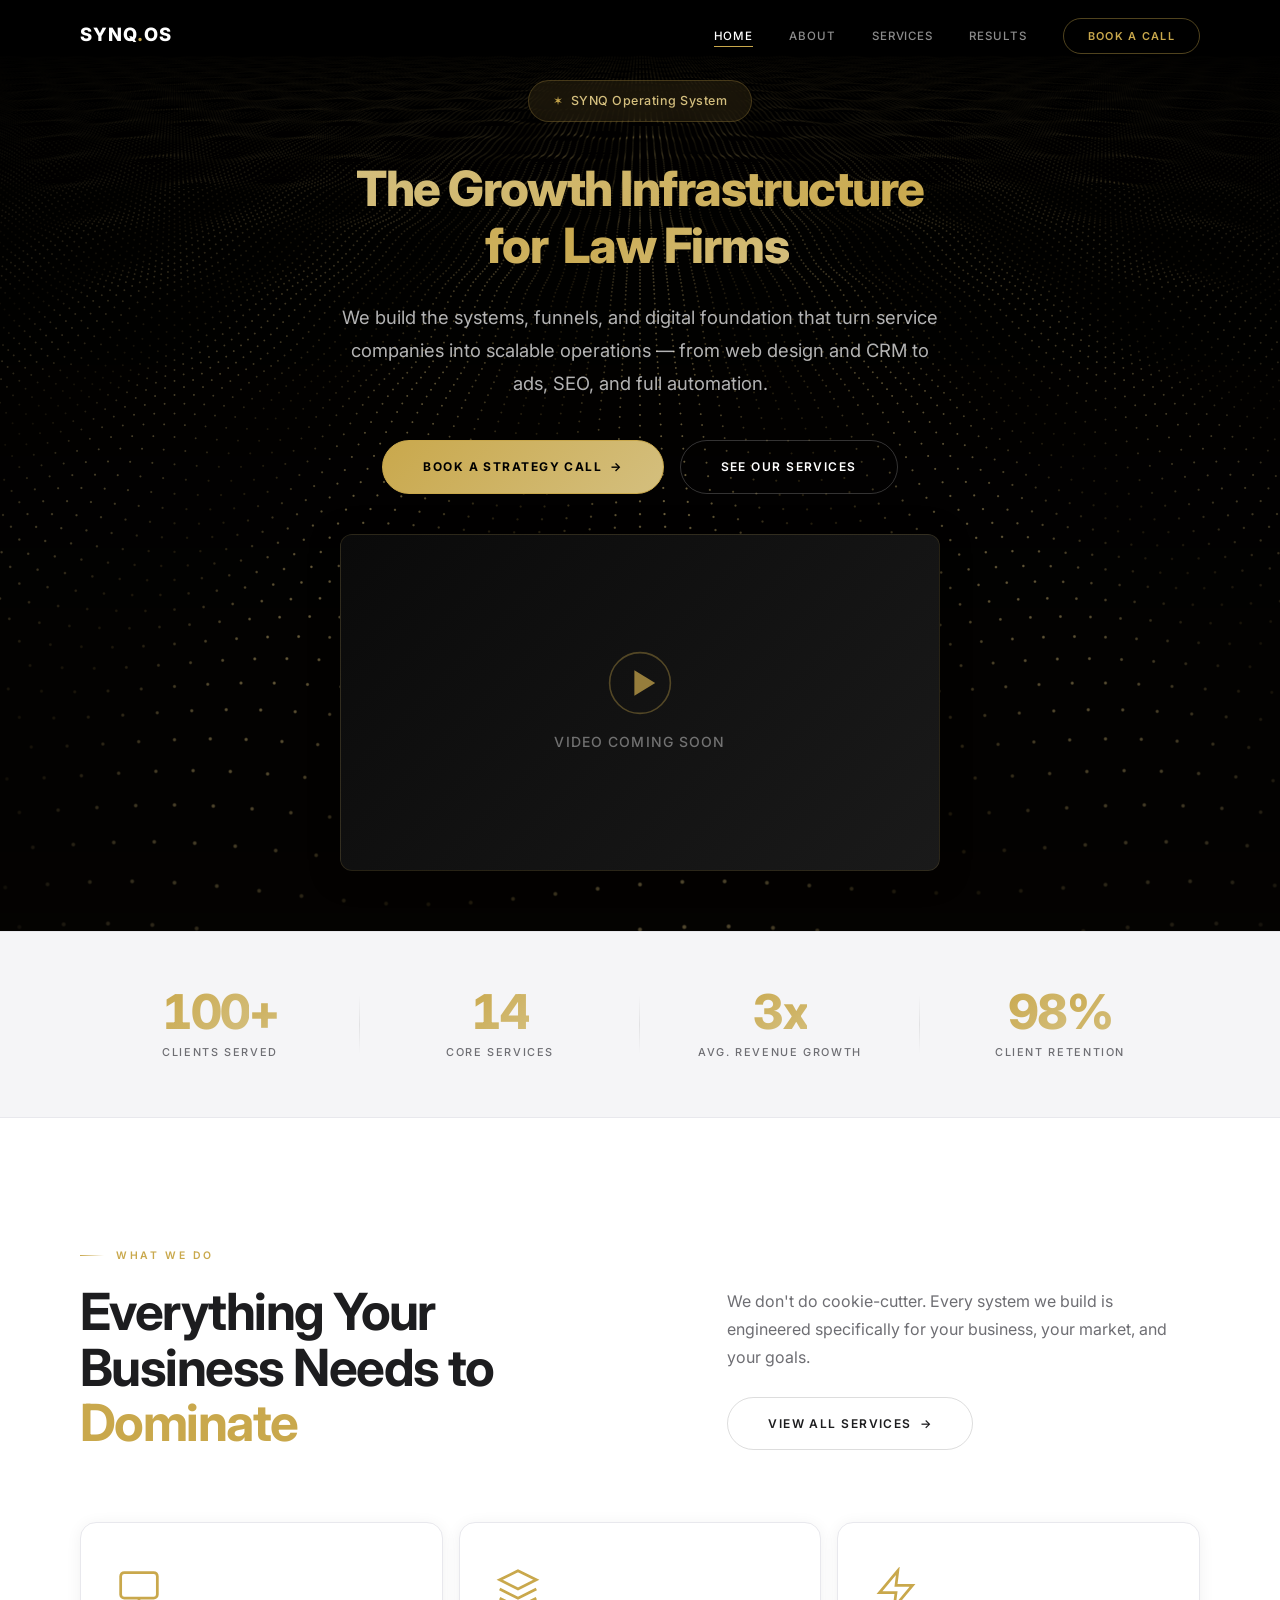
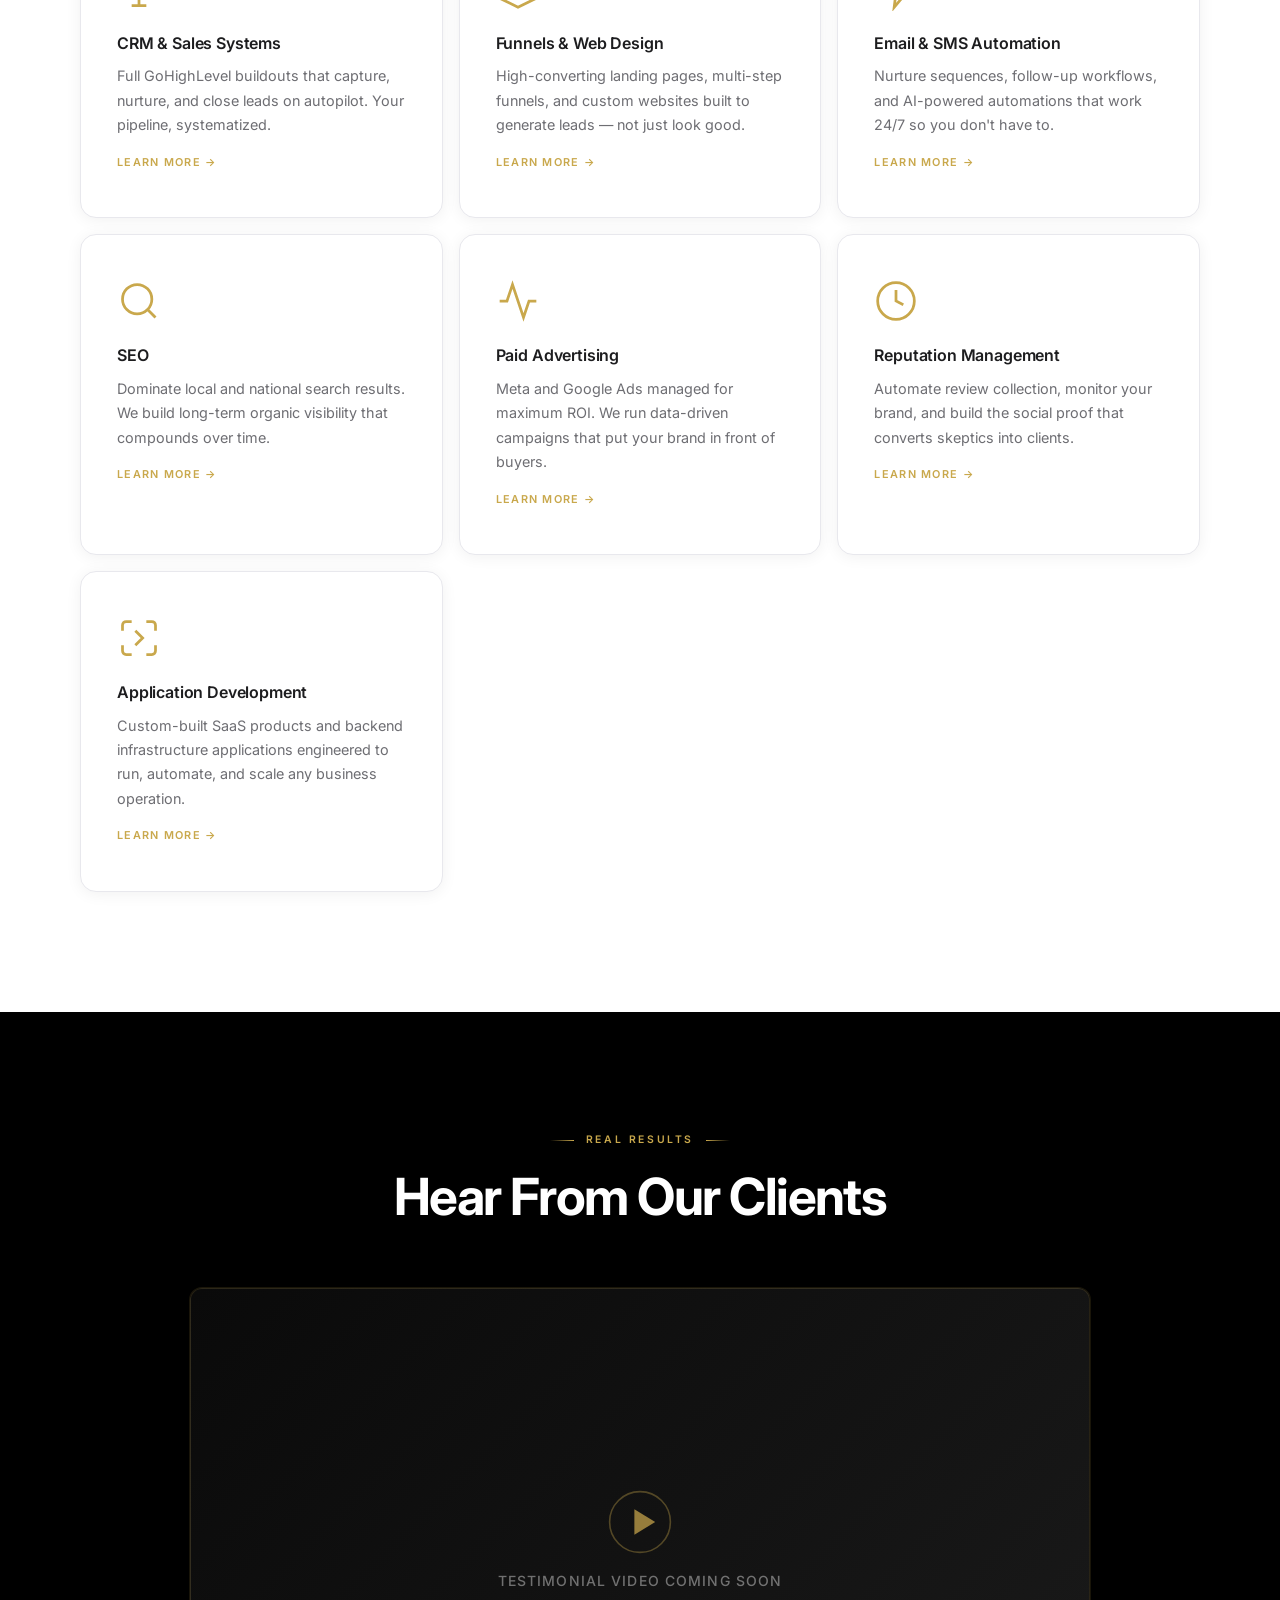
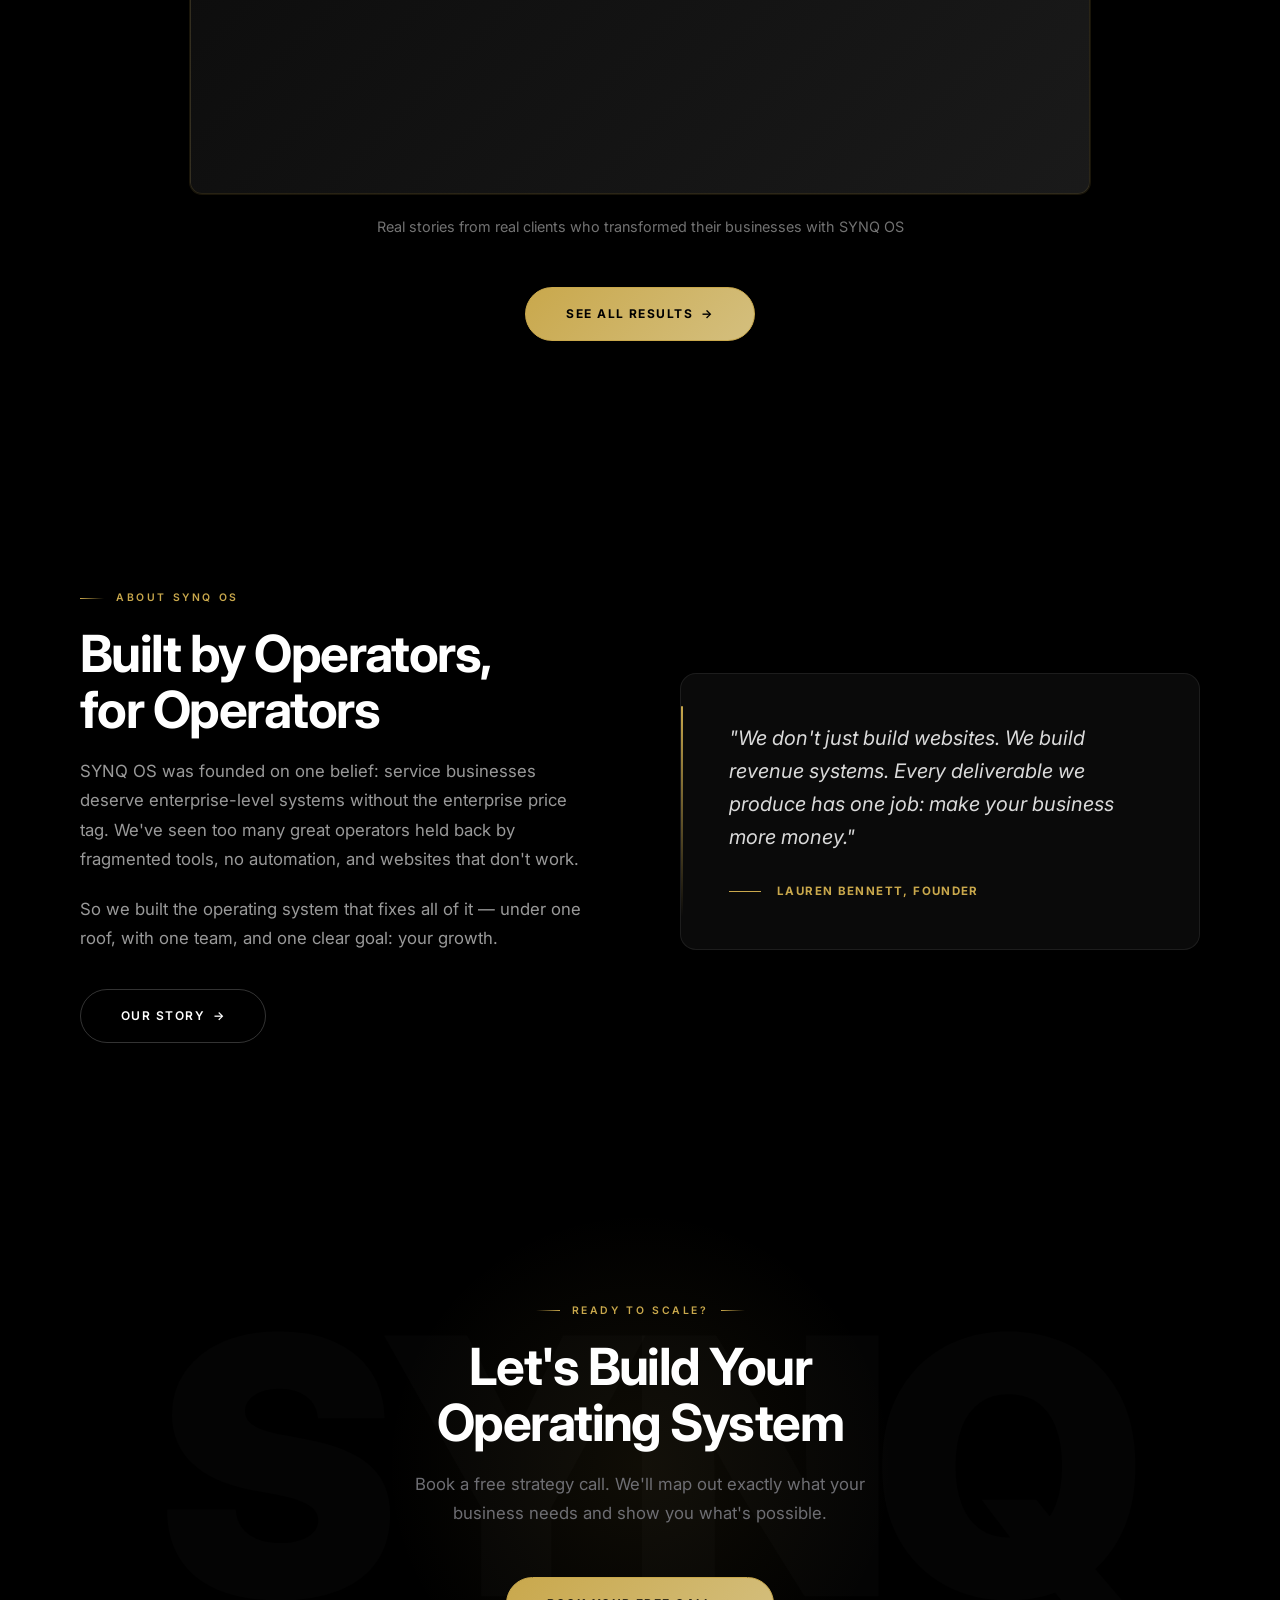
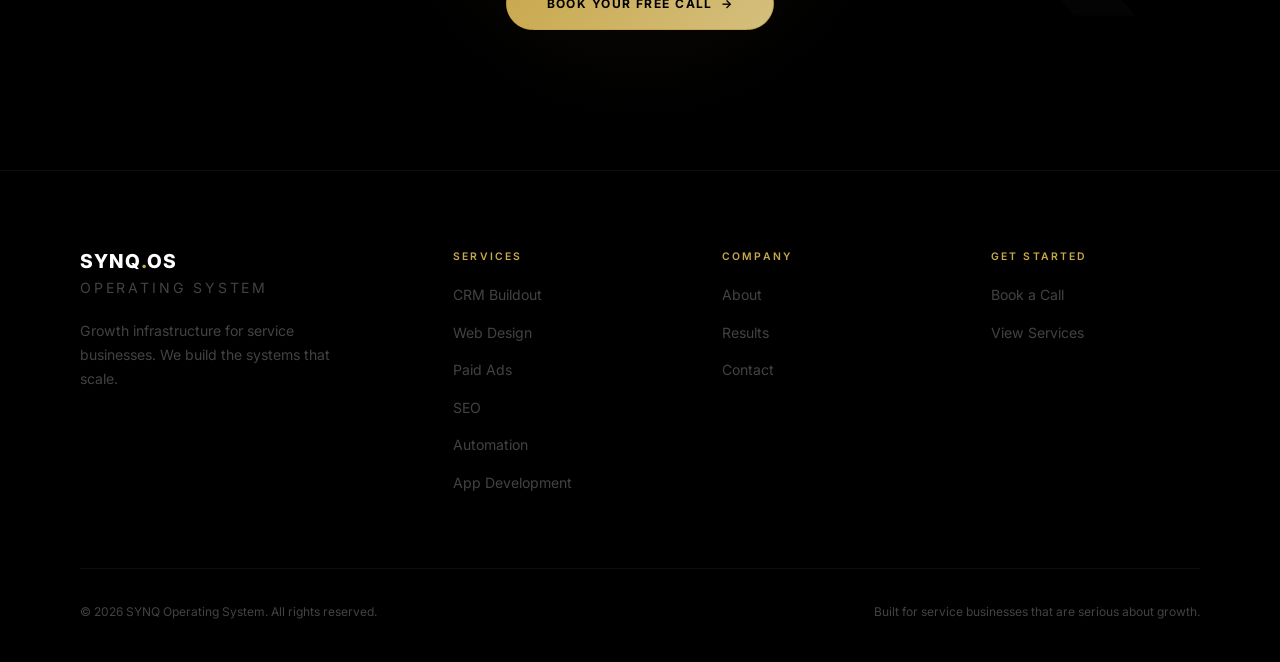
<file: index.html>
<!DOCTYPE html>
<html lang="en">
<head>
  <meta charset="UTF-8" />
  <meta name="viewport" content="width=device-width, initial-scale=1.0" />
  <title>SYNQ OS — Growth Infrastructure for Service Businesses</title>
  <meta name="description" content="SYNQ OS builds the systems, funnels, and digital infrastructure that help service businesses scale — from web design and CRM to SEO, ads, and full automation." />
  <link rel="stylesheet" href="css/style.css" />
</head>
<body>

  <!-- NAV -->
  <nav class="nav nav--dark" id="nav">
    <div class="container">
      <div class="nav__inner">
        <a href="index.html" class="nav__logo">SYNQ<span>.</span>OS</a>
        <ul class="nav__links" id="navLinks">
          <li><a href="index.html" class="active">Home</a></li>
          <li><a href="about.html">About</a></li>
          <li><a href="services.html">Services</a></li>
          <li><a href="results.html">Results</a></li>
          <li><a href="contact.html" class="nav__cta">Book a Call</a></li>
        </ul>
        <div class="nav__toggle" id="navToggle" aria-label="Toggle menu">
          <span></span>
          <span></span>
          <span></span>
        </div>
      </div>
    </div>
  </nav>

  <!-- SHADER HERO -->
  <section class="shader-hero" id="shaderHero">
    <canvas class="shader-hero__canvas" id="shaderCanvas"></canvas>
    <div class="shader-hero__content">
      <div class="shader-hero__badge shader-hero__fade-in">
        <span class="shader-hero__badge-icon">&#10038;</span>
        SYNQ Operating System
      </div>
      <h1 class="shader-hero__h1">
        <span class="shader-hero__line1 shader-hero__fade-in shader-hero__delay-1">The Growth Infrastructure</span>
        <span class="shader-hero__line2 shader-hero__fade-in shader-hero__delay-2">for <span class="text-cycle" id="heroCycle"></span></span>
      </h1>
      <p class="shader-hero__sub shader-hero__fade-in shader-hero__delay-3">We build the systems, funnels, and digital foundation that turn service companies into scalable operations — from web design and CRM to ads, SEO, and full automation.</p>
      <div class="shader-hero__actions shader-hero__fade-in shader-hero__delay-4">
        <a href="contact.html" class="btn btn--gold">Book a Strategy Call <span class="btn__arrow">→</span></a>
        <a href="services.html" class="btn btn--outline" style="color:#fff;border-color:rgba(255,255,255,.2);">See Our Services</a>
      </div>
      <div class="shader-hero__vsl shader-hero__fade-in shader-hero__delay-5">
        <div class="vsl-embed">
          <div class="vsl-placeholder">
            <svg class="vsl-placeholder__icon" width="64" height="64" viewBox="0 0 80 80" fill="none">
              <circle cx="40" cy="40" r="38" stroke="rgba(201,168,76,0.4)" stroke-width="2"/>
              <path d="M33 24v32l26-16z" fill="rgba(201,168,76,0.8)"/>
            </svg>
            <span class="vsl-placeholder__text">Video Coming Soon</span>
          </div>
        </div>
      </div>
    </div>
  </section>

  <!-- STATS BAR -->
  <div class="stats">
    <div class="container">
      <div class="stats__grid stagger-children">
        <div class="stat">
          <div class="stat__number"><span data-target="100">0</span><span>+</span></div>
          <div class="stat__label">Clients Served</div>
        </div>
        <div class="stat">
          <div class="stat__number"><span data-target="14">0</span></div>
          <div class="stat__label">Core Services</div>
        </div>
        <div class="stat">
          <div class="stat__number"><span data-target="3">0</span><span>x</span></div>
          <div class="stat__label">Avg. Revenue Growth</div>
        </div>
        <div class="stat">
          <div class="stat__number"><span data-target="98">0</span><span>%</span></div>
          <div class="stat__label">Client Retention</div>
        </div>
      </div>
    </div>
  </div>


  <!-- SERVICES OVERVIEW -->
  <section class="section">
    <div class="container">
      <div class="services-overview__header reveal">
        <div>
          <span class="label">What We Do</span>
          <h2>Everything Your Business Needs to <em>Dominate</em></h2>
        </div>
        <div>
          <p>We don't do cookie-cutter. Every system we build is engineered specifically for your business, your market, and your goals.</p>
          <br />
          <a href="services.html" class="btn btn--outline">View All Services <span class="btn__arrow">→</span></a>
        </div>
      </div>

      <div class="services-overview__grid stagger-children">

        <a href="services/crm.html" class="service-card">
          <div class="service-card__icon">
            <svg viewBox="0 0 24 24" fill="none" stroke="currentColor" stroke-width="1.5">
              <rect x="2" y="3" width="20" height="14" rx="2"/>
              <path d="M8 21h8M12 17v4"/>
            </svg>
          </div>
          <h3 class="service-card__title">CRM & Sales Systems</h3>
          <p class="service-card__desc">Full GoHighLevel buildouts that capture, nurture, and close leads on autopilot. Your pipeline, systematized.</p>
          <span class="service-card__link">Learn More &rarr;</span>
        </a>

        <a href="services/web-design.html" class="service-card">
          <div class="service-card__icon">
            <svg viewBox="0 0 24 24" fill="none" stroke="currentColor" stroke-width="1.5">
              <path d="M12 2L2 7l10 5 10-5-10-5z"/>
              <path d="M2 17l10 5 10-5"/>
              <path d="M2 12l10 5 10-5"/>
            </svg>
          </div>
          <h3 class="service-card__title">Funnels & Web Design</h3>
          <p class="service-card__desc">High-converting landing pages, multi-step funnels, and custom websites built to generate leads — not just look good.</p>
          <span class="service-card__link">Learn More &rarr;</span>
        </a>

        <a href="services/automation.html" class="service-card">
          <div class="service-card__icon">
            <svg viewBox="0 0 24 24" fill="none" stroke="currentColor" stroke-width="1.5">
              <path d="M13 2L3 14h9l-1 8 10-12h-9l1-8z"/>
            </svg>
          </div>
          <h3 class="service-card__title">Email & SMS Automation</h3>
          <p class="service-card__desc">Nurture sequences, follow-up workflows, and AI-powered automations that work 24/7 so you don't have to.</p>
          <span class="service-card__link">Learn More &rarr;</span>
        </a>

        <a href="services/seo.html" class="service-card">
          <div class="service-card__icon">
            <svg viewBox="0 0 24 24" fill="none" stroke="currentColor" stroke-width="1.5">
              <circle cx="11" cy="11" r="8"/>
              <path d="m21 21-4.35-4.35"/>
            </svg>
          </div>
          <h3 class="service-card__title">SEO</h3>
          <p class="service-card__desc">Dominate local and national search results. We build long-term organic visibility that compounds over time.</p>
          <span class="service-card__link">Learn More &rarr;</span>
        </a>

        <a href="services/ads.html" class="service-card">
          <div class="service-card__icon">
            <svg viewBox="0 0 24 24" fill="none" stroke="currentColor" stroke-width="1.5">
              <path d="M22 12h-4l-3 9L9 3l-3 9H2"/>
            </svg>
          </div>
          <h3 class="service-card__title">Paid Advertising</h3>
          <p class="service-card__desc">Meta and Google Ads managed for maximum ROI. We run data-driven campaigns that put your brand in front of buyers.</p>
          <span class="service-card__link">Learn More &rarr;</span>
        </a>

        <a href="services/reputation.html" class="service-card">
          <div class="service-card__icon">
            <svg viewBox="0 0 24 24" fill="none" stroke="currentColor" stroke-width="1.5">
              <path d="M12 22c5.523 0 10-4.477 10-10S17.523 2 12 2 2 6.477 2 12s4.477 10 10 10z"/>
              <path d="M12 6v6l4 2"/>
            </svg>
          </div>
          <h3 class="service-card__title">Reputation Management</h3>
          <p class="service-card__desc">Automate review collection, monitor your brand, and build the social proof that converts skeptics into clients.</p>
          <span class="service-card__link">Learn More &rarr;</span>
        </a>

        <a href="services/app-dev.html" class="service-card">
          <div class="service-card__icon">
            <svg viewBox="0 0 24 24" fill="none" stroke="currentColor" stroke-width="1.5">
              <path d="M8 3H5a2 2 0 0 0-2 2v3"/>
              <path d="M21 8V5a2 2 0 0 0-2-2h-3"/>
              <path d="M3 16v3a2 2 0 0 0 2 2h3"/>
              <path d="M16 21h3a2 2 0 0 0 2-2v-3"/>
              <path d="m10 8 4 4-4 4"/>
            </svg>
          </div>
          <h3 class="service-card__title">Application Development</h3>
          <p class="service-card__desc">Custom-built SaaS products and backend infrastructure applications engineered to run, automate, and scale any business operation.</p>
          <span class="service-card__link">Learn More &rarr;</span>
        </a>

      </div>
    </div>
  </section>

  <!-- TESTIMONIALS VIDEO -->
  <section class="section section--dark">
    <div class="container">
      <div class="testimonials-header reveal">
        <span class="label label--center">Real Results</span>
        <h2>Hear From Our Clients</h2>
      </div>
      <div class="video-testimonial reveal">
        <div class="video-testimonial__embed">
          <div class="vsl-placeholder">
            <svg class="vsl-placeholder__icon" width="64" height="64" viewBox="0 0 80 80" fill="none">
              <circle cx="40" cy="40" r="38" stroke="rgba(201,168,76,0.4)" stroke-width="2"/>
              <path d="M33 24v32l26-16z" fill="rgba(201,168,76,0.8)"/>
            </svg>
            <span class="vsl-placeholder__text">Testimonial Video Coming Soon</span>
          </div>
        </div>
        <p class="video-testimonial__caption">Real stories from real clients who transformed their businesses with SYNQ OS</p>
      </div>
      <div style="text-align:center;margin-top:48px;" class="reveal">
        <a href="results.html" class="btn btn--gold">See All Results <span class="btn__arrow">→</span></a>
      </div>
    </div>
  </section>

  <!-- ABOUT STRIP -->
  <section class="section section--dark">
    <div class="container">
      <div class="about-strip">
        <div class="reveal-left">
          <span class="label">About SYNQ OS</span>
          <h2>Built by Operators,<br />for Operators</h2>
          <p style="margin-top:20px;margin-bottom:20px;">SYNQ OS was founded on one belief: service businesses deserve enterprise-level systems without the enterprise price tag. We've seen too many great operators held back by fragmented tools, no automation, and websites that don't work.</p>
          <p style="margin-bottom:36px;">So we built the operating system that fixes all of it — under one roof, with one team, and one clear goal: your growth.</p>
          <a href="about.html" class="btn btn--ghost">Our Story <span class="btn__arrow">→</span></a>
        </div>
        <div class="about-strip__quote reveal-right">
          <p class="about-strip__quote-text">"We don't just build websites. We build revenue systems. Every deliverable we produce has one job: make your business more money."</p>
          <div class="about-strip__quote-author">
            <div class="about-strip__quote-line"></div>
            <span class="about-strip__quote-name">Lauren Bennett, Founder</span>
          </div>
        </div>
      </div>
    </div>
  </section>

  <!-- CTA -->
  <div class="cta-section">
    <div class="cta-section__glow"></div>
    <div class="container" style="position:relative;z-index:1;">
      <div class="reveal">
        <span class="label label--center" style="margin-bottom:20px;">Ready to Scale?</span>
        <h2>Let's Build Your<br />Operating System</h2>
        <p>Book a free strategy call. We'll map out exactly what your business needs and show you what's possible.</p>
        <a href="contact.html" class="btn btn--gold">Book Your Free Call <span class="btn__arrow">→</span></a>
      </div>
    </div>
  </div>

  <!-- FOOTER -->
  <footer class="footer">
    <div class="container">
      <div class="footer__inner">
        <div class="footer__brand">
          <h3>SYNQ<span>.</span>OS</h3>
          <p class="footer__brand__sub">Operating System</p>
          <p>Growth infrastructure for service businesses. We build the systems that scale.</p>
        </div>
        <div class="footer__col">
          <h4>Services</h4>
          <ul>
            <li><a href="services/crm.html">CRM Buildout</a></li>
            <li><a href="services/web-design.html">Web Design</a></li>
            <li><a href="services/ads.html">Paid Ads</a></li>
            <li><a href="services/seo.html">SEO</a></li>
            <li><a href="services/automation.html">Automation</a></li>
            <li><a href="services/app-dev.html">App Development</a></li>
          </ul>
        </div>
        <div class="footer__col">
          <h4>Company</h4>
          <ul>
            <li><a href="about.html">About</a></li>
            <li><a href="results.html">Results</a></li>
            <li><a href="contact.html">Contact</a></li>
          </ul>
        </div>
        <div class="footer__col">
          <h4>Get Started</h4>
          <ul>
            <li><a href="contact.html">Book a Call</a></li>
            <li><a href="services.html">View Services</a></li>
          </ul>
        </div>
      </div>
      <div class="footer__bottom">
        <p>&copy; 2026 SYNQ Operating System. All rights reserved.</p>
        <p>Built for service businesses that are serious about growth.</p>
      </div>
    </div>
  </footer>

  <script src="js/main.js"></script>
</body>
</html>
</file>
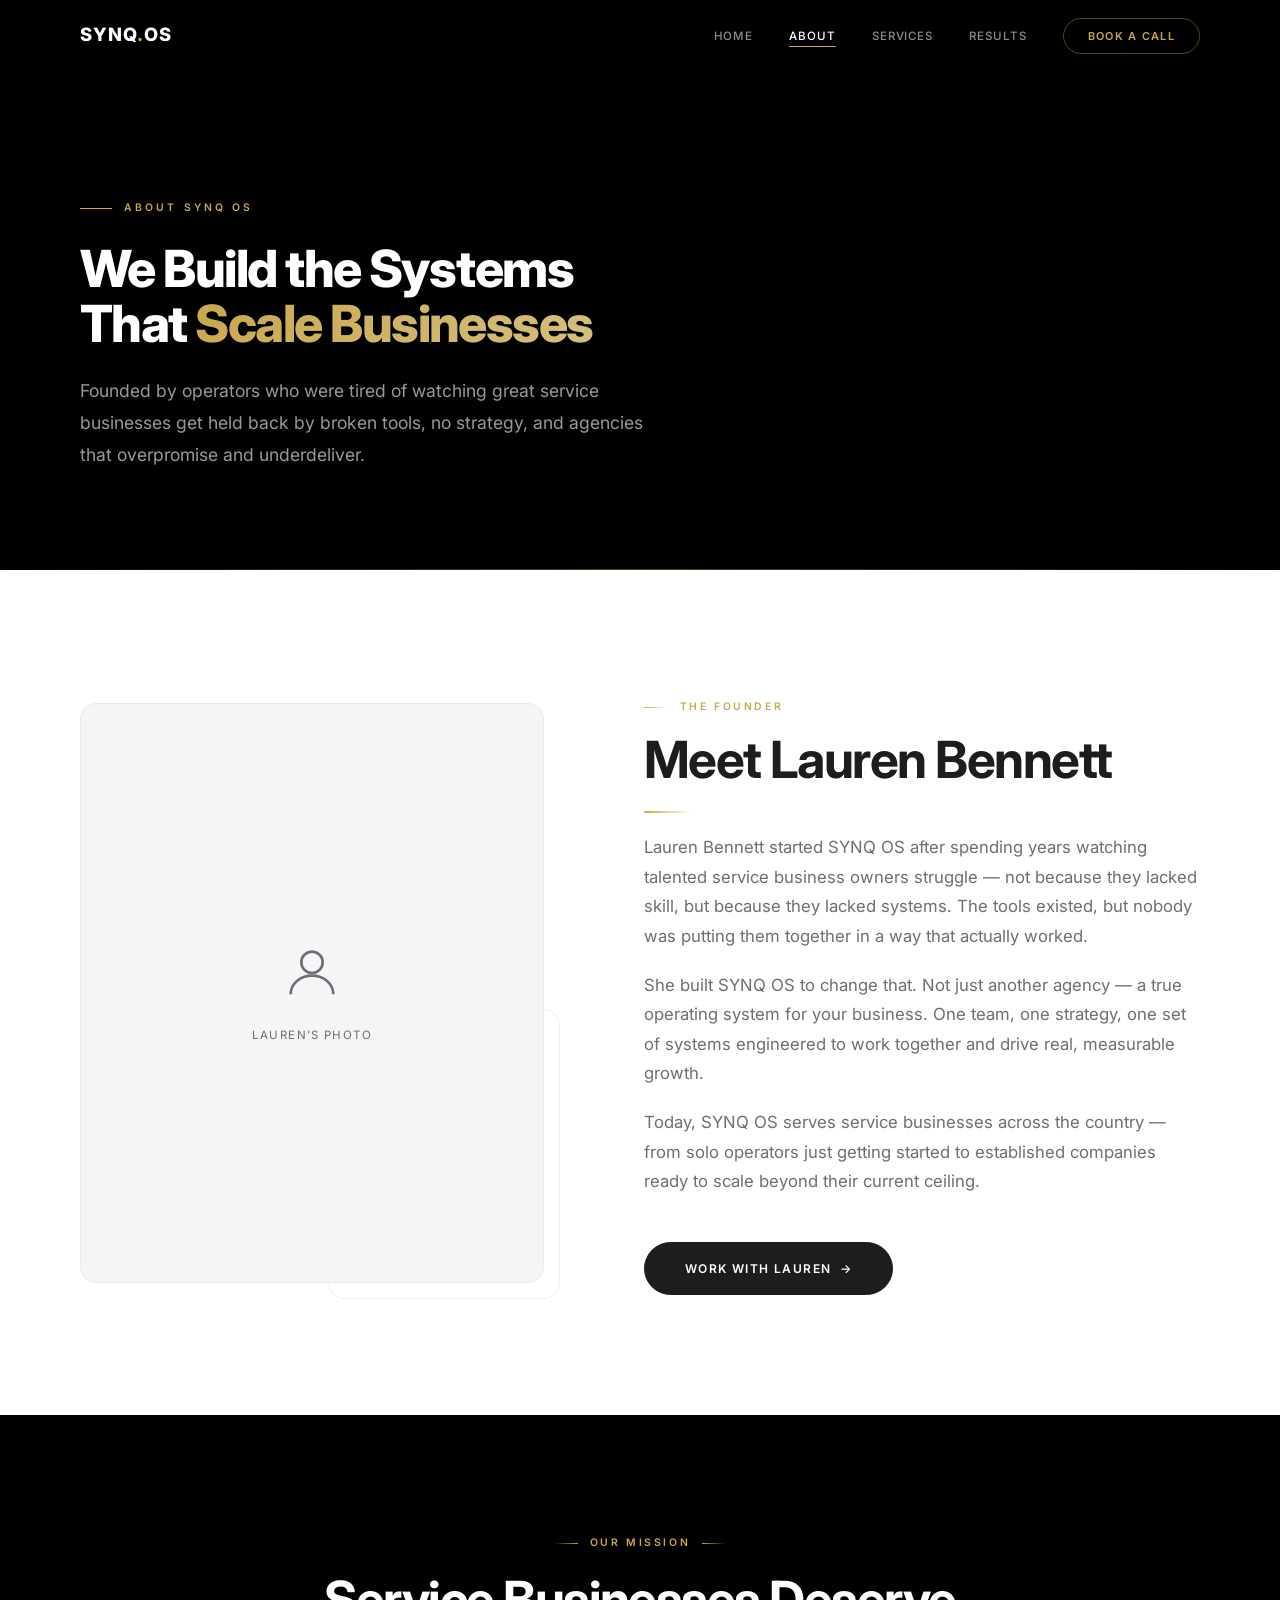
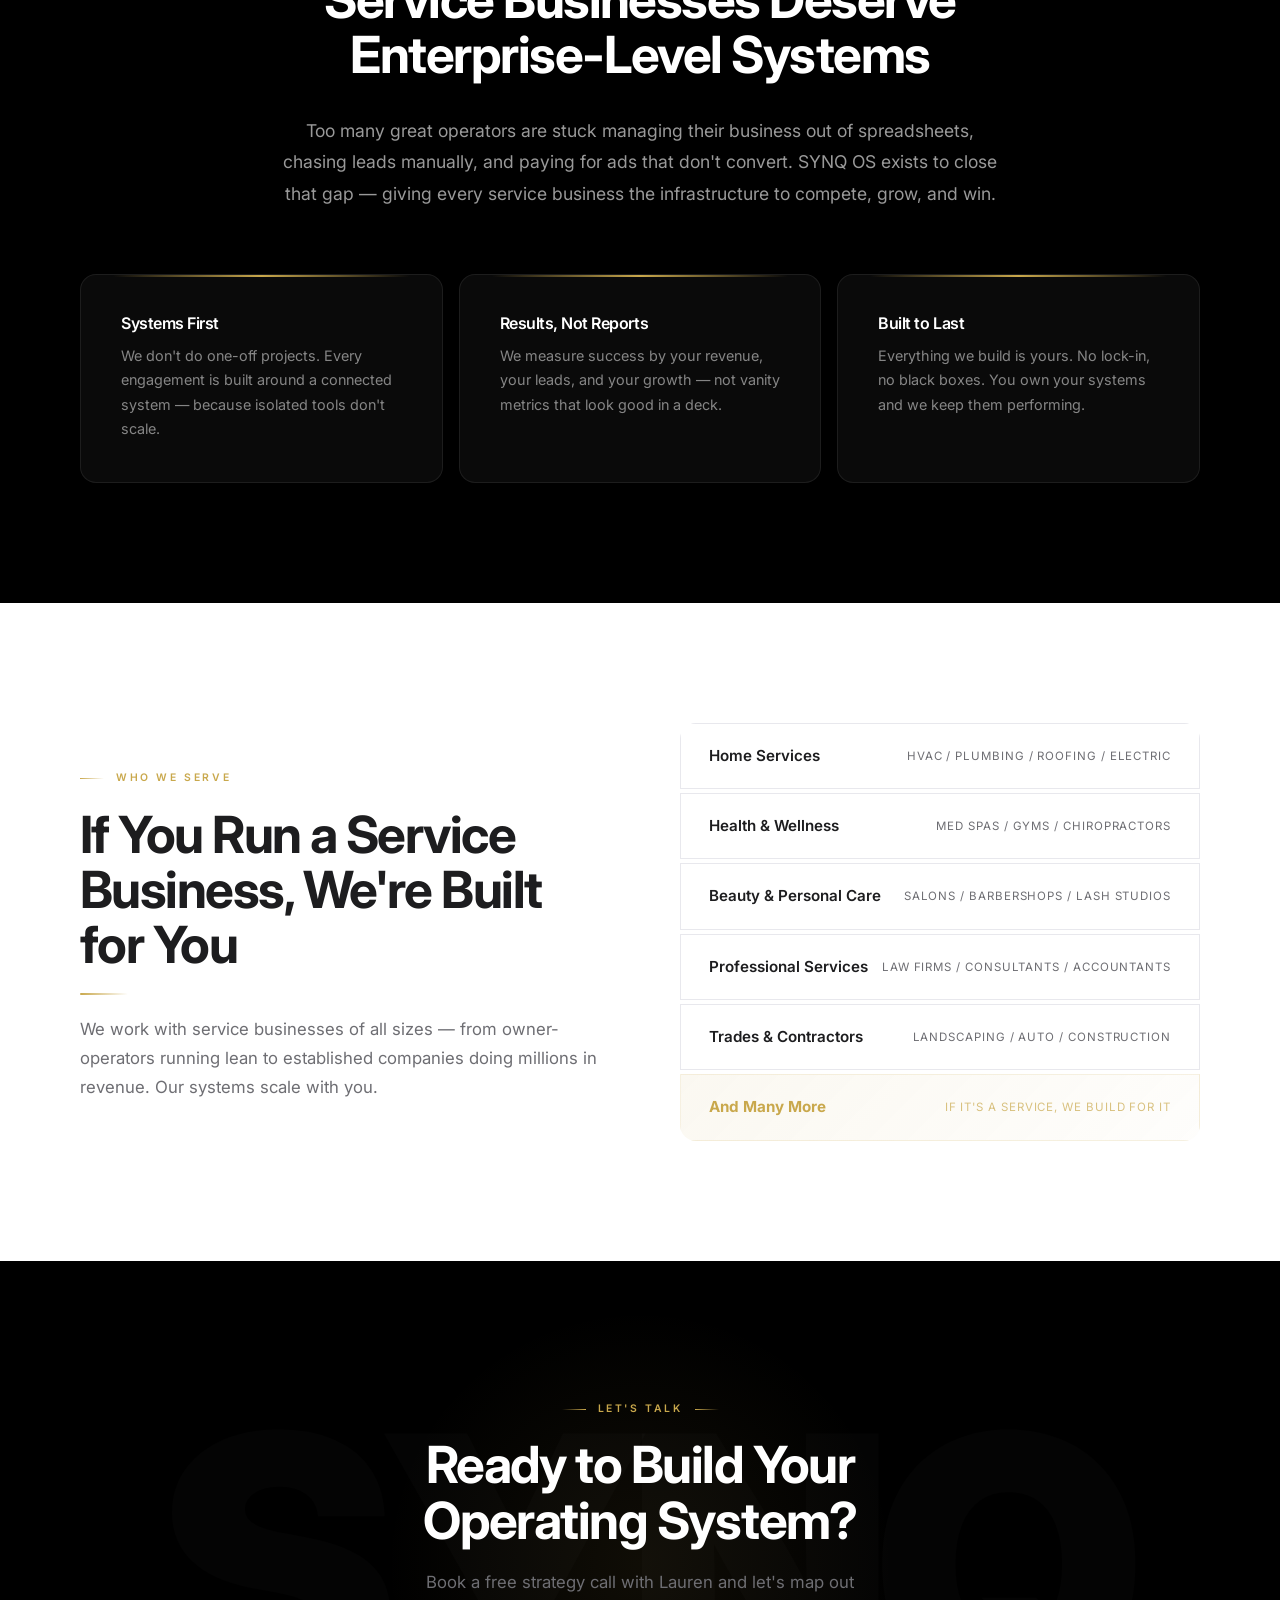
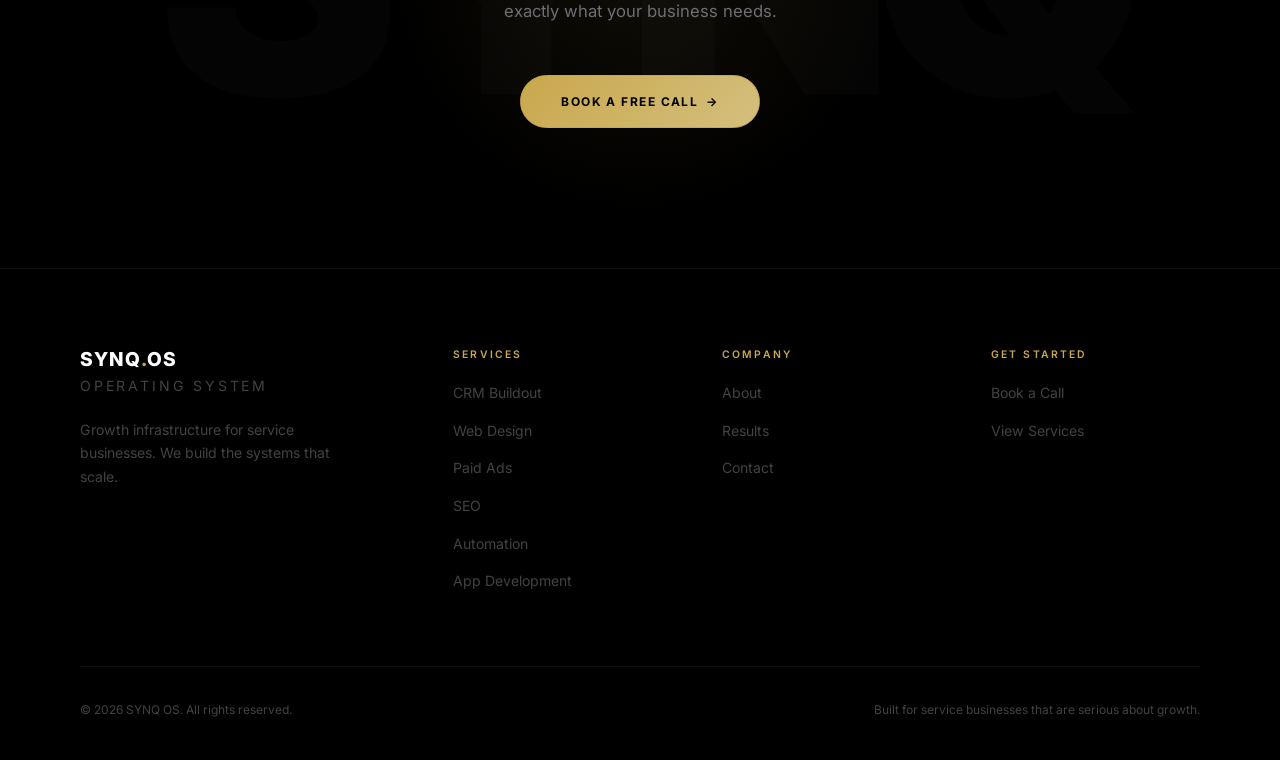
<file: about.html>
<!DOCTYPE html>
<html lang="en">
<head>
  <meta charset="UTF-8" />
  <meta name="viewport" content="width=device-width, initial-scale=1.0" />
  <title>About — SYNQ OS</title>
  <meta name="description" content="SYNQ OS was built to give service businesses the same growth infrastructure that enterprise companies use — without the enterprise price tag." />
  <link rel="stylesheet" href="css/style.css" />
</head>
<body>

  <!-- NAV -->
  <nav class="nav nav--dark" id="nav">
    <div class="container">
      <div class="nav__inner">
        <a href="index.html" class="nav__logo">SYNQ<span>.</span>OS</a>
        <ul class="nav__links" id="navLinks">
          <li><a href="index.html">Home</a></li>
          <li><a href="about.html" class="active">About</a></li>
          <li><a href="services.html">Services</a></li>
          <li><a href="results.html">Results</a></li>
          <li><a href="contact.html" class="nav__cta">Book a Call</a></li>
        </ul>
        <div class="nav__toggle" id="navToggle" aria-label="Toggle menu">
          <span></span>
          <span></span>
          <span></span>
        </div>
      </div>
    </div>
  </nav>

  <!-- PAGE HERO -->
  <section class="page-hero">
    <div class="page-hero__grid"></div>
    <div class="page-hero__line"></div>
    <div class="container">
      <div class="page-hero__label">About SYNQ OS</div>
      <h1>We Build the Systems<br />That <em>Scale Businesses</em></h1>
      <p class="page-hero__sub">Founded by operators who were tired of watching great service businesses get held back by broken tools, no strategy, and agencies that overpromise and underdeliver.</p>
    </div>
  </section>

  <!-- INTRO -->
  <section class="section">
    <div class="container">
      <div class="about-intro">
        <div class="about-intro__image reveal-left">
          <div class="about-intro__image-placeholder">
            <div style="text-align:center;">
              <svg width="64" height="64" viewBox="0 0 24 24" fill="none" stroke="currentColor" stroke-width="1">
                <circle cx="12" cy="8" r="4"/>
                <path d="M4 20c0-4 3.6-7 8-7s8 3 8 7"/>
              </svg>
              <p style="font-size:0.72rem;letter-spacing:0.12em;text-transform:uppercase;margin-top:12px;color:var(--gray-500);">Lauren's Photo</p>
            </div>
          </div>
        </div>
        <div class="about-intro__text reveal-right">
          <span class="label">The Founder</span>
          <h2>Meet Lauren Bennett</h2>
          <div class="divider"></div>
          <p>Lauren Bennett started SYNQ OS after spending years watching talented service business owners struggle — not because they lacked skill, but because they lacked systems. The tools existed, but nobody was putting them together in a way that actually worked.</p>
          <p>She built SYNQ OS to change that. Not just another agency — a true operating system for your business. One team, one strategy, one set of systems engineered to work together and drive real, measurable growth.</p>
          <p>Today, SYNQ OS serves service businesses across the country — from solo operators just getting started to established companies ready to scale beyond their current ceiling.</p>
          <br />
          <a href="contact.html" class="btn btn--primary">Work With Lauren <span class="btn__arrow">→</span></a>
        </div>
      </div>
    </div>
  </section>

  <!-- MISSION -->
  <section class="section section--dark">
    <div class="container">
      <div style="max-width:720px;margin:0 auto;text-align:center;" class="reveal">
        <span class="label label--center">Our Mission</span>
        <h2 style="margin-bottom:32px;">Service Businesses Deserve<br />Enterprise-Level Systems</h2>
        <p style="font-size:1.1rem;line-height:1.8;">Too many great operators are stuck managing their business out of spreadsheets, chasing leads manually, and paying for ads that don't convert. SYNQ OS exists to close that gap — giving every service business the infrastructure to compete, grow, and win.</p>
      </div>
      <div class="values-grid stagger-children">
        <div class="value-item">
          <h4>Systems First</h4>
          <p>We don't do one-off projects. Every engagement is built around a connected system — because isolated tools don't scale.</p>
        </div>
        <div class="value-item">
          <h4>Results, Not Reports</h4>
          <p>We measure success by your revenue, your leads, and your growth — not vanity metrics that look good in a deck.</p>
        </div>
        <div class="value-item">
          <h4>Built to Last</h4>
          <p>Everything we build is yours. No lock-in, no black boxes. You own your systems and we keep them performing.</p>
        </div>
      </div>
    </div>
  </section>

  <!-- WHO WE SERVE -->
  <section class="section">
    <div class="container">
      <div class="about-strip">
        <div class="reveal-left">
          <span class="label">Who We Serve</span>
          <h2>If You Run a Service Business, We're Built for You</h2>
          <div class="divider"></div>
          <p>We work with service businesses of all sizes — from owner-operators running lean to established companies doing millions in revenue. Our systems scale with you.</p>
        </div>
        <div class="industries-grid stagger-children">
          <div class="industry-row">
            <span class="industry-row__name">Home Services</span>
            <span class="industry-row__sub">HVAC / Plumbing / Roofing / Electric</span>
          </div>
          <div class="industry-row">
            <span class="industry-row__name">Health & Wellness</span>
            <span class="industry-row__sub">Med Spas / Gyms / Chiropractors</span>
          </div>
          <div class="industry-row">
            <span class="industry-row__name">Beauty & Personal Care</span>
            <span class="industry-row__sub">Salons / Barbershops / Lash Studios</span>
          </div>
          <div class="industry-row">
            <span class="industry-row__name">Professional Services</span>
            <span class="industry-row__sub">Law Firms / Consultants / Accountants</span>
          </div>
          <div class="industry-row">
            <span class="industry-row__name">Trades & Contractors</span>
            <span class="industry-row__sub">Landscaping / Auto / Construction</span>
          </div>
          <div class="industry-row industry-row--highlight">
            <span class="industry-row__name">And Many More</span>
            <span class="industry-row__sub">If it's a service, we build for it</span>
          </div>
        </div>
      </div>
    </div>
  </section>

  <!-- CTA -->
  <div class="cta-section">
    <div class="cta-section__glow"></div>
    <div class="container" style="position:relative;z-index:1;">
      <div class="reveal">
        <span class="label label--center" style="margin-bottom:20px;">Let's Talk</span>
        <h2>Ready to Build Your<br />Operating System?</h2>
        <p>Book a free strategy call with Lauren and let's map out exactly what your business needs.</p>
        <a href="contact.html" class="btn btn--gold">Book a Free Call <span class="btn__arrow">→</span></a>
      </div>
    </div>
  </div>

  <!-- FOOTER -->
  <footer class="footer">
    <div class="container">
      <div class="footer__inner">
        <div class="footer__brand">
          <h3>SYNQ<span>.</span>OS</h3>
          <p class="footer__brand__sub">Operating System</p>
          <p>Growth infrastructure for service businesses. We build the systems that scale.</p>
        </div>
        <div class="footer__col">
          <h4>Services</h4>
          <ul>
            <li><a href="services/crm.html">CRM Buildout</a></li>
            <li><a href="services/web-design.html">Web Design</a></li>
            <li><a href="services/ads.html">Paid Ads</a></li>
            <li><a href="services/seo.html">SEO</a></li>
            <li><a href="services/automation.html">Automation</a></li>
            <li><a href="services/app-dev.html">App Development</a></li>
          </ul>
        </div>
        <div class="footer__col">
          <h4>Company</h4>
          <ul>
            <li><a href="about.html">About</a></li>
            <li><a href="results.html">Results</a></li>
            <li><a href="contact.html">Contact</a></li>
          </ul>
        </div>
        <div class="footer__col">
          <h4>Get Started</h4>
          <ul>
            <li><a href="contact.html">Book a Call</a></li>
            <li><a href="services.html">View Services</a></li>
          </ul>
        </div>
      </div>
      <div class="footer__bottom">
        <p>&copy; 2026 SYNQ OS. All rights reserved.</p>
        <p>Built for service businesses that are serious about growth.</p>
      </div>
    </div>
  </footer>

  <script src="js/main.js"></script>
</body>
</html>
</file>
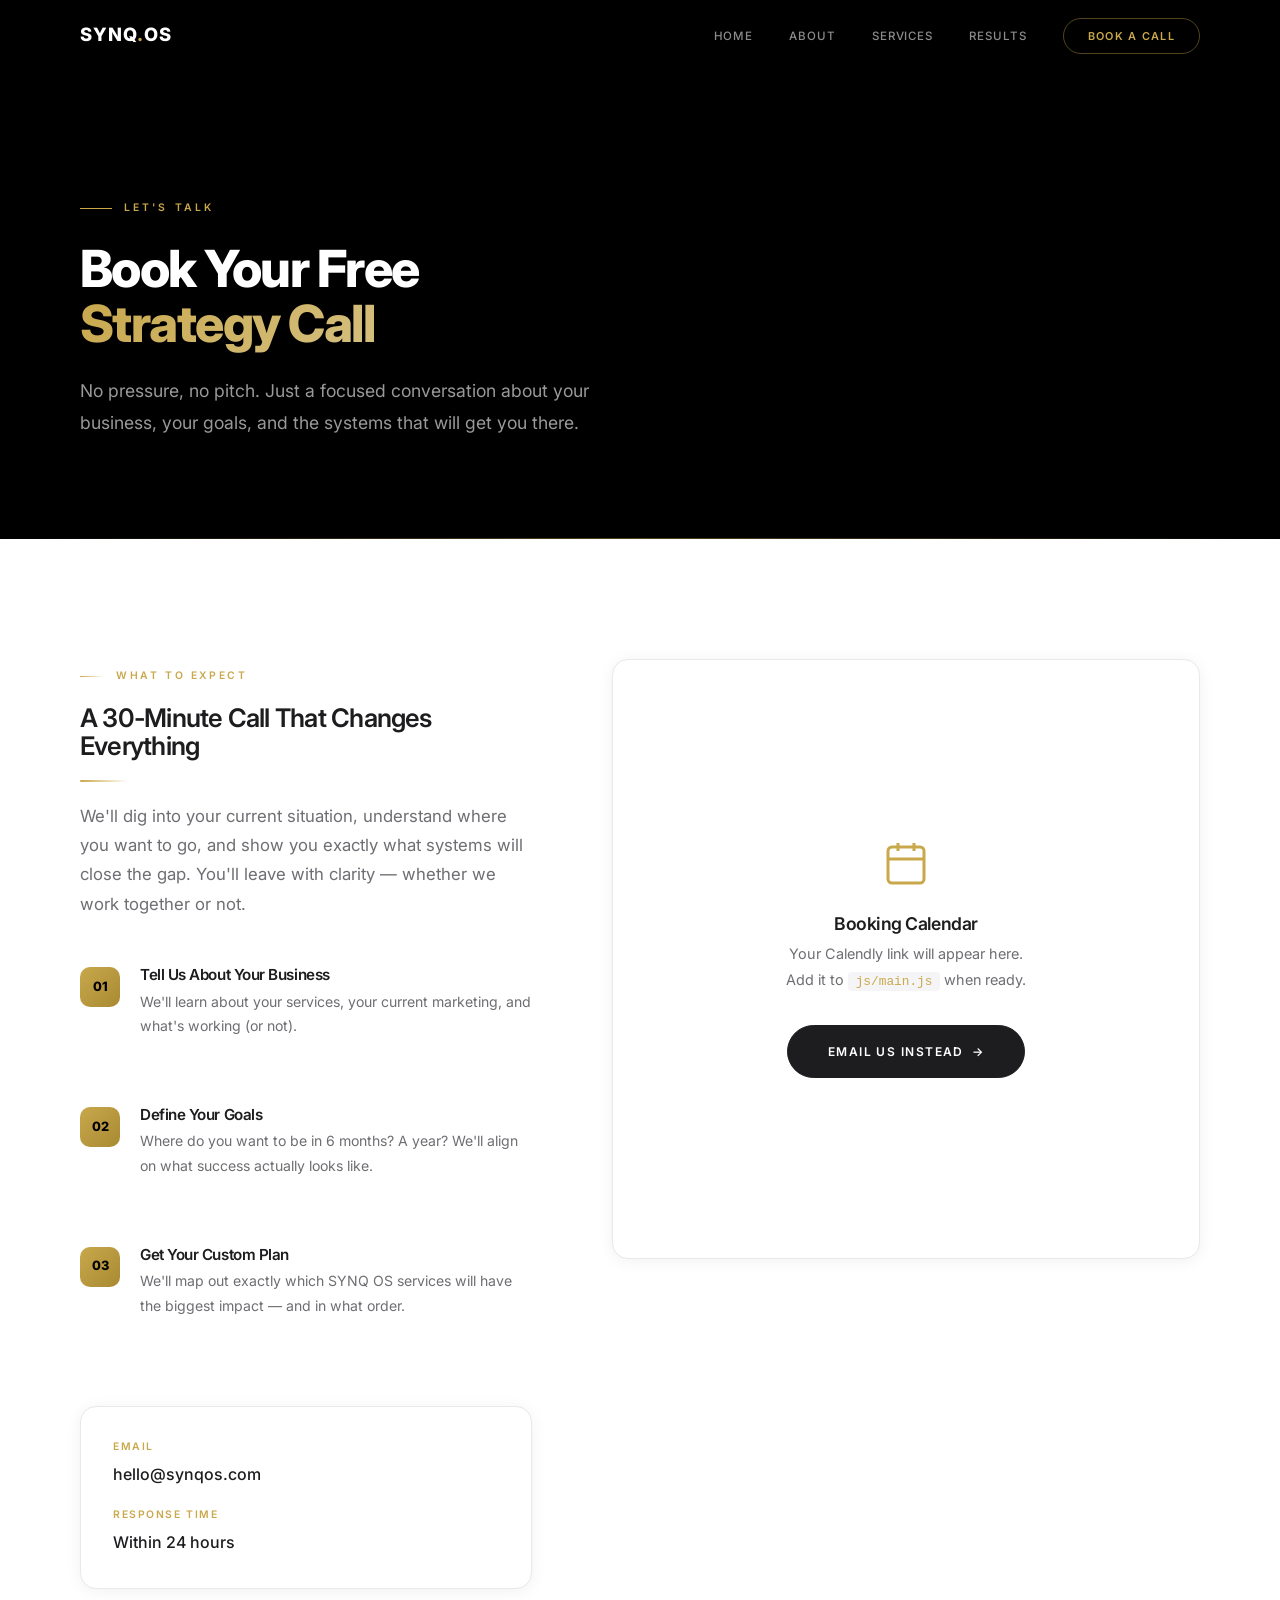
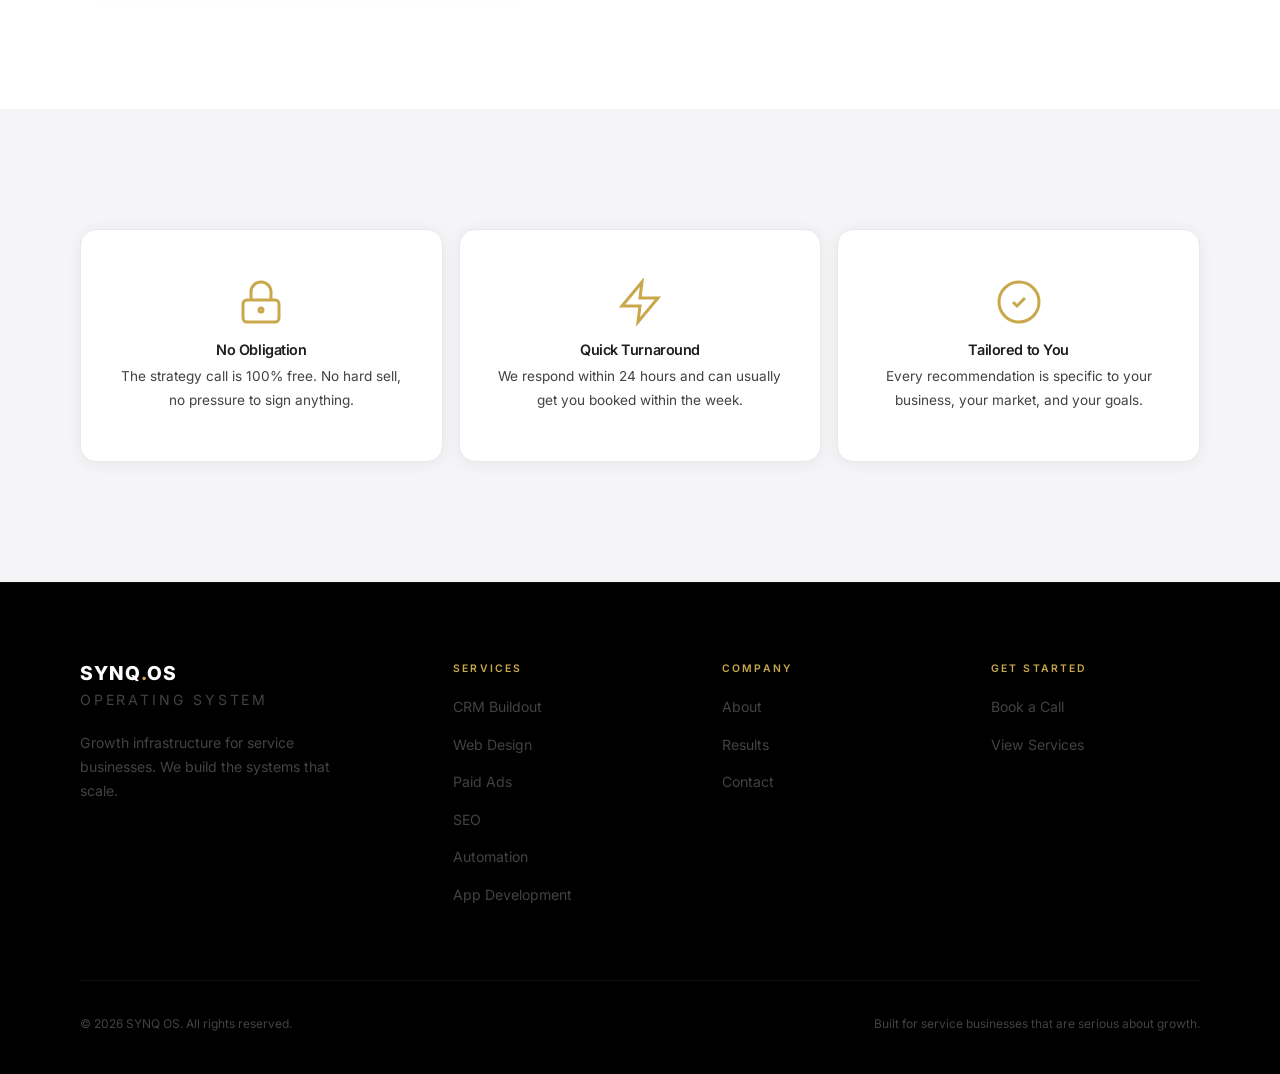
<file: contact.html>
<!DOCTYPE html>
<html lang="en">
<head>
  <meta charset="UTF-8" />
  <meta name="viewport" content="width=device-width, initial-scale=1.0" />
  <title>Book a Call — SYNQ OS</title>
  <meta name="description" content="Book a free strategy call with SYNQ OS. We'll map out exactly what your service business needs to grow." />
  <link rel="stylesheet" href="css/style.css" />
</head>
<body>

  <!-- NAV -->
  <nav class="nav nav--dark" id="nav">
    <div class="container">
      <div class="nav__inner">
        <a href="index.html" class="nav__logo">SYNQ<span>.</span>OS</a>
        <ul class="nav__links" id="navLinks">
          <li><a href="index.html">Home</a></li>
          <li><a href="about.html">About</a></li>
          <li><a href="services.html">Services</a></li>
          <li><a href="results.html">Results</a></li>
          <li><a href="contact.html" class="nav__cta active">Book a Call</a></li>
        </ul>
        <div class="nav__toggle" id="navToggle" aria-label="Toggle menu">
          <span></span>
          <span></span>
          <span></span>
        </div>
      </div>
    </div>
  </nav>

  <!-- PAGE HERO -->
  <section class="page-hero">
    <div class="page-hero__grid"></div>
    <div class="page-hero__line"></div>
    <div class="container">
      <div class="page-hero__label">Let's Talk</div>
      <h1>Book Your Free<br /><em>Strategy Call</em></h1>
      <p class="page-hero__sub">No pressure, no pitch. Just a focused conversation about your business, your goals, and the systems that will get you there.</p>
    </div>
  </section>

  <!-- CONTACT LAYOUT -->
  <section class="section">
    <div class="container">
      <div class="contact-layout">

        <!-- LEFT: INFO -->
        <div class="contact-info reveal-left">
          <span class="label">What to Expect</span>
          <h3>A 30-Minute Call That Changes Everything</h3>
          <div class="divider"></div>
          <p>We'll dig into your current situation, understand where you want to go, and show you exactly what systems will close the gap. You'll leave with clarity — whether we work together or not.</p>

          <div class="contact-steps">
            <div class="contact-step">
              <div class="contact-step__num">01</div>
              <div>
                <h4>Tell Us About Your Business</h4>
                <p>We'll learn about your services, your current marketing, and what's working (or not).</p>
              </div>
            </div>
            <div class="contact-step">
              <div class="contact-step__num">02</div>
              <div>
                <h4>Define Your Goals</h4>
                <p>Where do you want to be in 6 months? A year? We'll align on what success actually looks like.</p>
              </div>
            </div>
            <div class="contact-step">
              <div class="contact-step__num">03</div>
              <div>
                <h4>Get Your Custom Plan</h4>
                <p>We'll map out exactly which SYNQ OS services will have the biggest impact — and in what order.</p>
              </div>
            </div>
          </div>

          <div class="contact-details-box">
            <div class="contact-detail">
              <div class="contact-detail__label">Email</div>
              <div class="contact-detail__value">hello@synqos.com</div>
            </div>
            <div class="contact-detail">
              <div class="contact-detail__label">Response Time</div>
              <div class="contact-detail__value">Within 24 hours</div>
            </div>
          </div>
        </div>

        <!-- RIGHT: CALENDLY EMBED -->
        <div class="reveal-right">
          <div class="calendly-embed" id="calendlyEmbed">
            <div class="calendly-placeholder">
              <svg width="48" height="48" viewBox="0 0 24 24" fill="none" stroke="var(--gold)" stroke-width="1.5" style="margin:0 auto;">
                <rect x="3" y="4" width="18" height="18" rx="2"/>
                <path d="M16 2v4M8 2v4M3 10h18"/>
              </svg>
              <h4 style="margin-top:20px;font-size:1.1rem;">Booking Calendar</h4>
              <p style="color:var(--gray-500);font-size:0.9rem;margin-top:8px;">Your Calendly link will appear here.<br />Add it to <code>js/main.js</code> when ready.</p>
              <div style="margin-top:32px;">
                <a href="mailto:hello@synqos.com" class="btn btn--primary">Email Us Instead <span class="btn__arrow">→</span></a>
              </div>
            </div>
          </div>
        </div>
      </div>
    </div>
  </section>

  <!-- TRUST STRIP -->
  <section class="section section--elevated">
    <div class="container">
      <div class="trust-grid stagger-children">
        <div class="trust-item">
          <div class="trust-item__icon">
            <svg viewBox="0 0 24 24" fill="none" stroke="currentColor" stroke-width="1.5">
              <rect x="3" y="11" width="18" height="11" rx="2"/>
              <path d="M7 11V7a5 5 0 0 1 10 0v4"/>
              <circle cx="12" cy="16" r="1"/>
            </svg>
          </div>
          <h4>No Obligation</h4>
          <p>The strategy call is 100% free. No hard sell, no pressure to sign anything.</p>
        </div>
        <div class="trust-item">
          <div class="trust-item__icon">
            <svg viewBox="0 0 24 24" fill="none" stroke="currentColor" stroke-width="1.5">
              <path d="M13 2L3 14h9l-1 8 10-12h-9l1-8z"/>
            </svg>
          </div>
          <h4>Quick Turnaround</h4>
          <p>We respond within 24 hours and can usually get you booked within the week.</p>
        </div>
        <div class="trust-item">
          <div class="trust-item__icon">
            <svg viewBox="0 0 24 24" fill="none" stroke="currentColor" stroke-width="1.5">
              <circle cx="12" cy="12" r="10"/>
              <path d="m9 12 2 2 4-4"/>
            </svg>
          </div>
          <h4>Tailored to You</h4>
          <p>Every recommendation is specific to your business, your market, and your goals.</p>
        </div>
      </div>
    </div>
  </section>

  <!-- FOOTER -->
  <footer class="footer">
    <div class="container">
      <div class="footer__inner">
        <div class="footer__brand">
          <h3>SYNQ<span>.</span>OS</h3>
          <p class="footer__brand__sub">Operating System</p>
          <p>Growth infrastructure for service businesses. We build the systems that scale.</p>
        </div>
        <div class="footer__col">
          <h4>Services</h4>
          <ul>
            <li><a href="services/crm.html">CRM Buildout</a></li>
            <li><a href="services/web-design.html">Web Design</a></li>
            <li><a href="services/ads.html">Paid Ads</a></li>
            <li><a href="services/seo.html">SEO</a></li>
            <li><a href="services/automation.html">Automation</a></li>
            <li><a href="services/app-dev.html">App Development</a></li>
          </ul>
        </div>
        <div class="footer__col">
          <h4>Company</h4>
          <ul>
            <li><a href="about.html">About</a></li>
            <li><a href="results.html">Results</a></li>
            <li><a href="contact.html">Contact</a></li>
          </ul>
        </div>
        <div class="footer__col">
          <h4>Get Started</h4>
          <ul>
            <li><a href="contact.html">Book a Call</a></li>
            <li><a href="services.html">View Services</a></li>
          </ul>
        </div>
      </div>
      <div class="footer__bottom">
        <p>&copy; 2026 SYNQ OS. All rights reserved.</p>
        <p>Built for service businesses that are serious about growth.</p>
      </div>
    </div>
  </footer>

  <script src="js/main.js"></script>
</body>
</html>
</file>
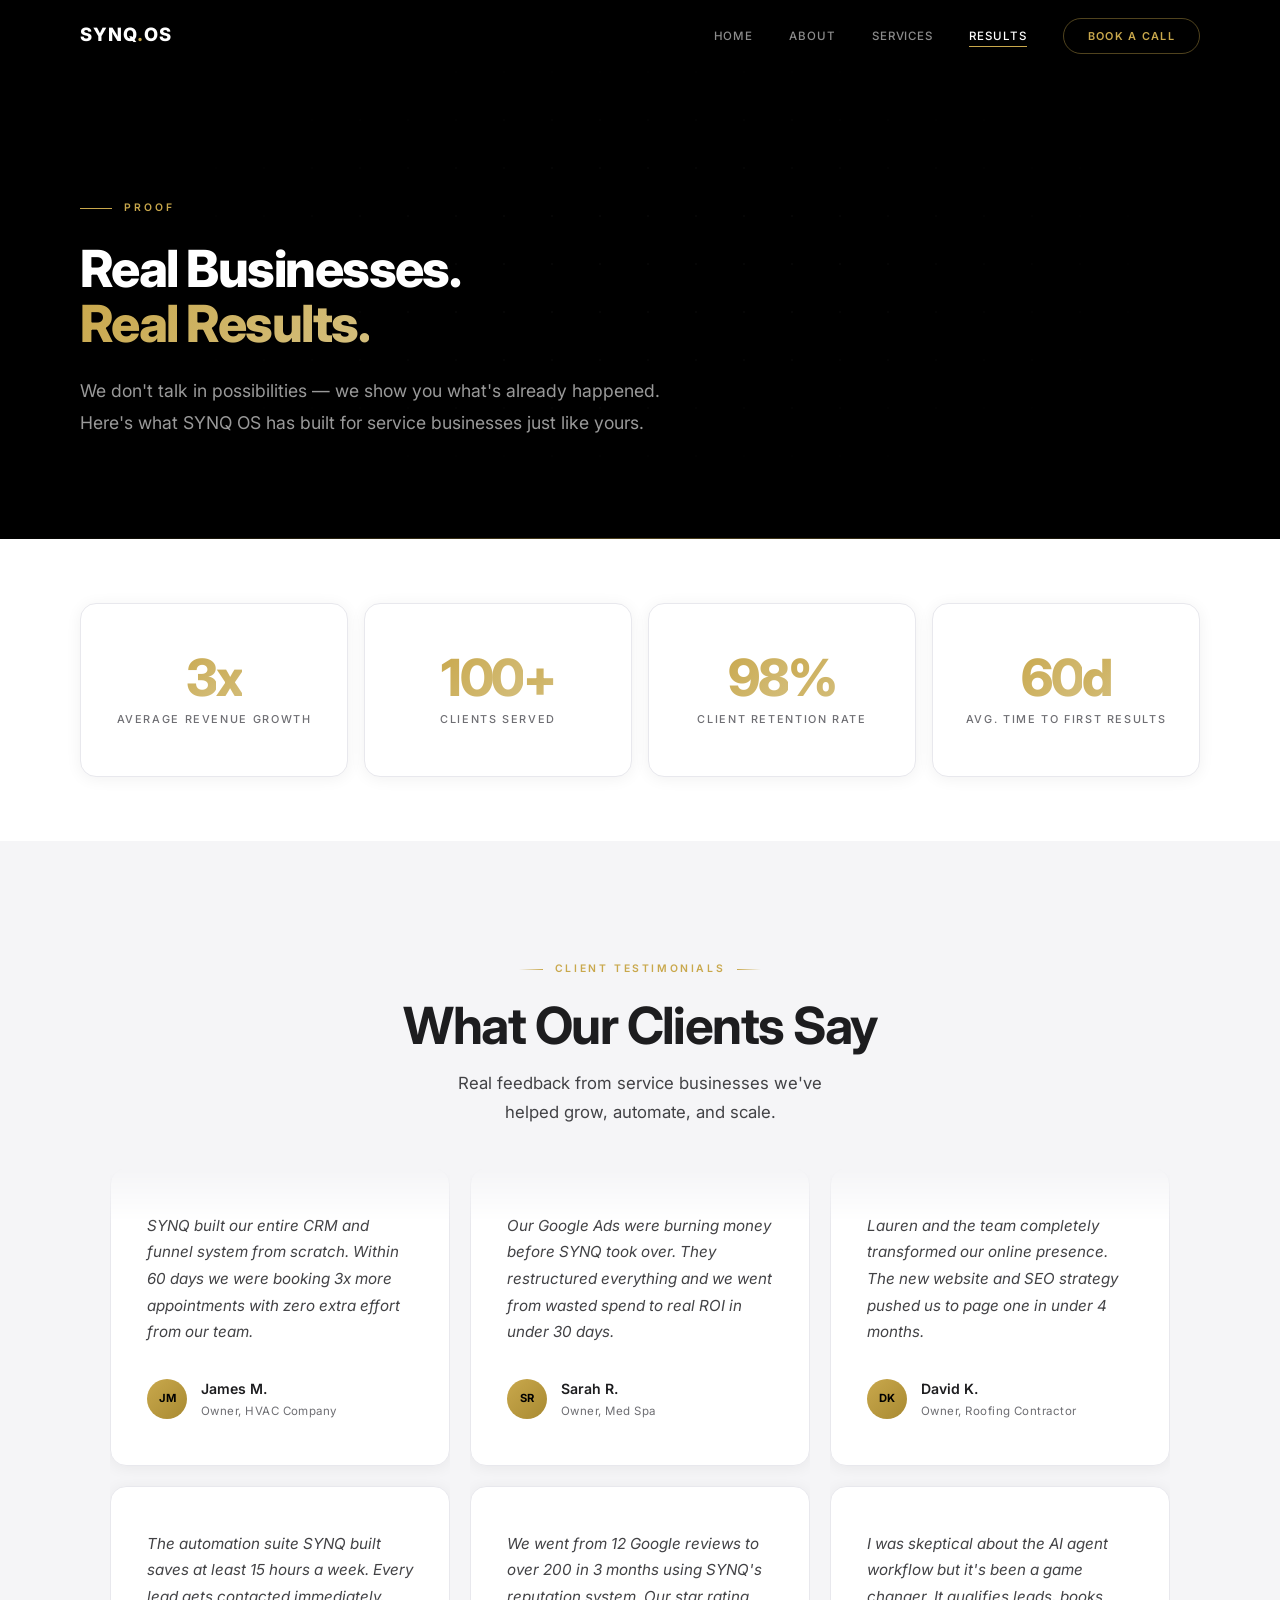
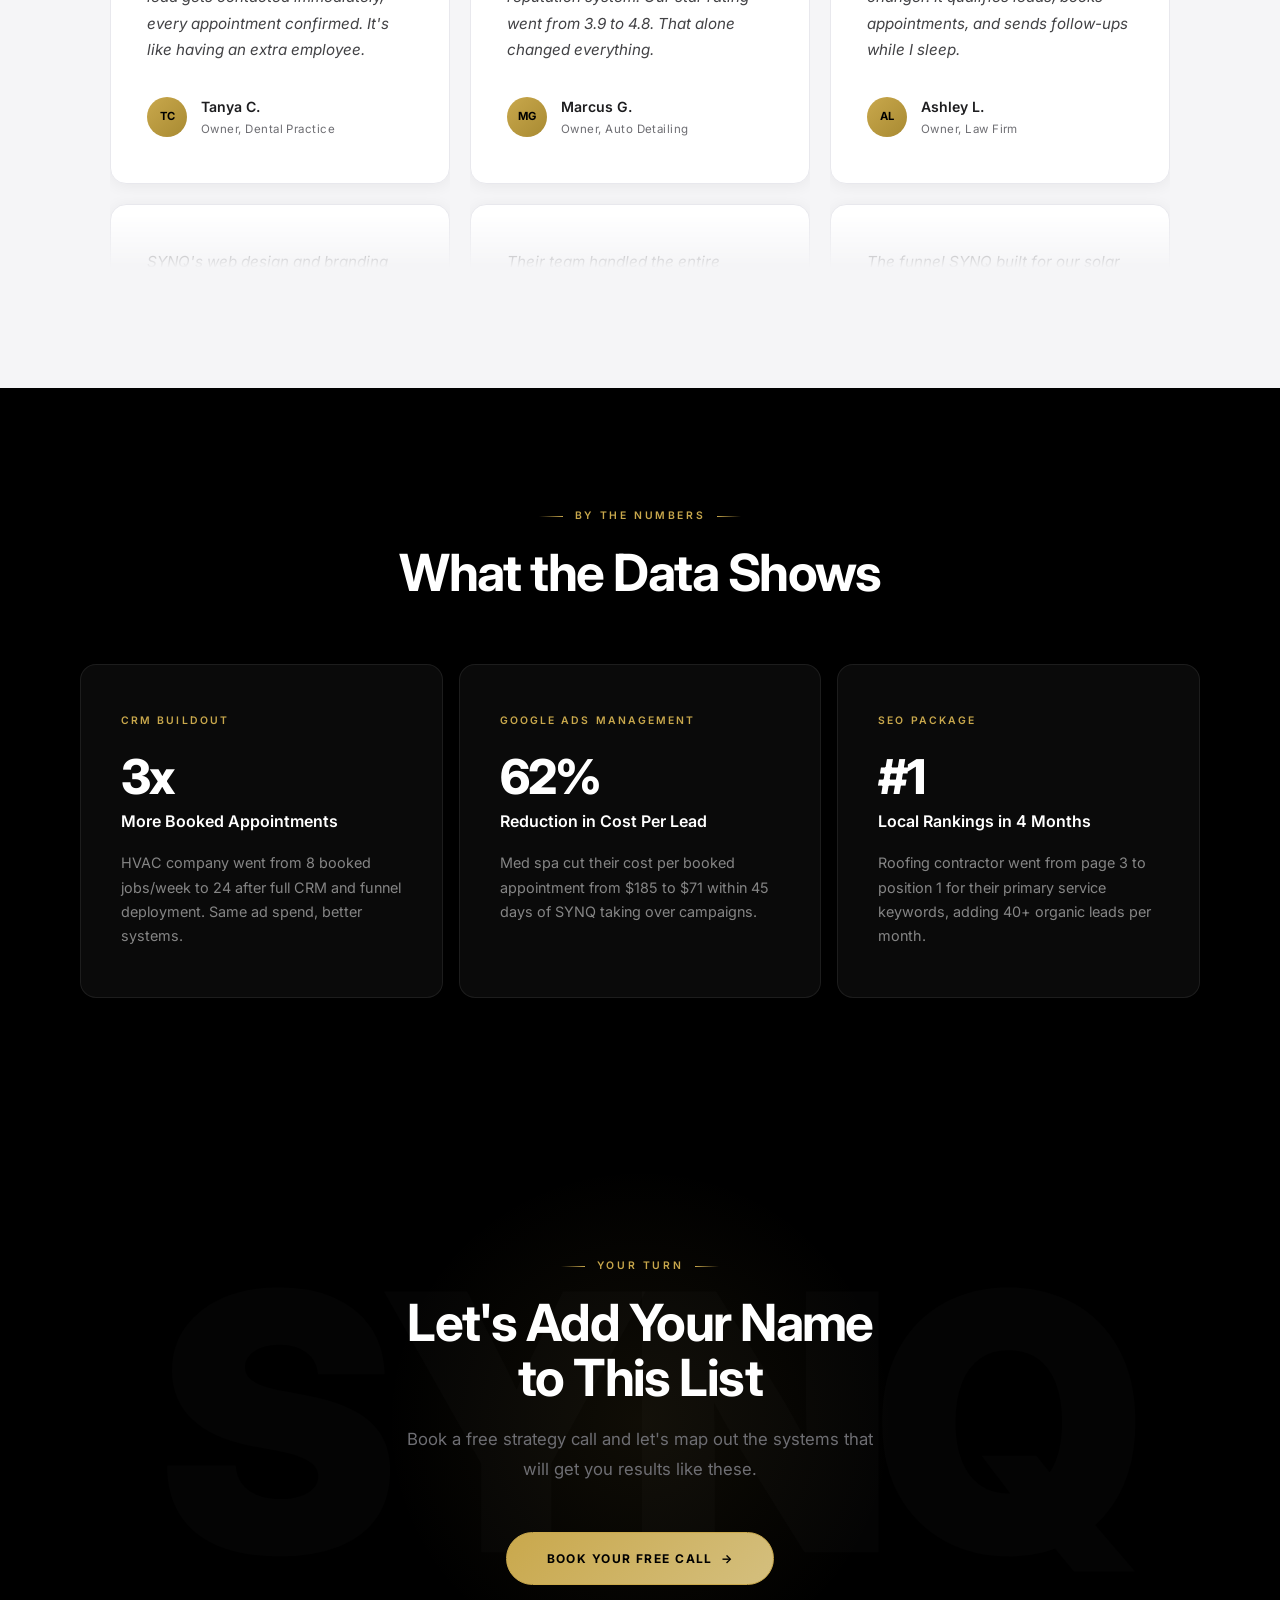
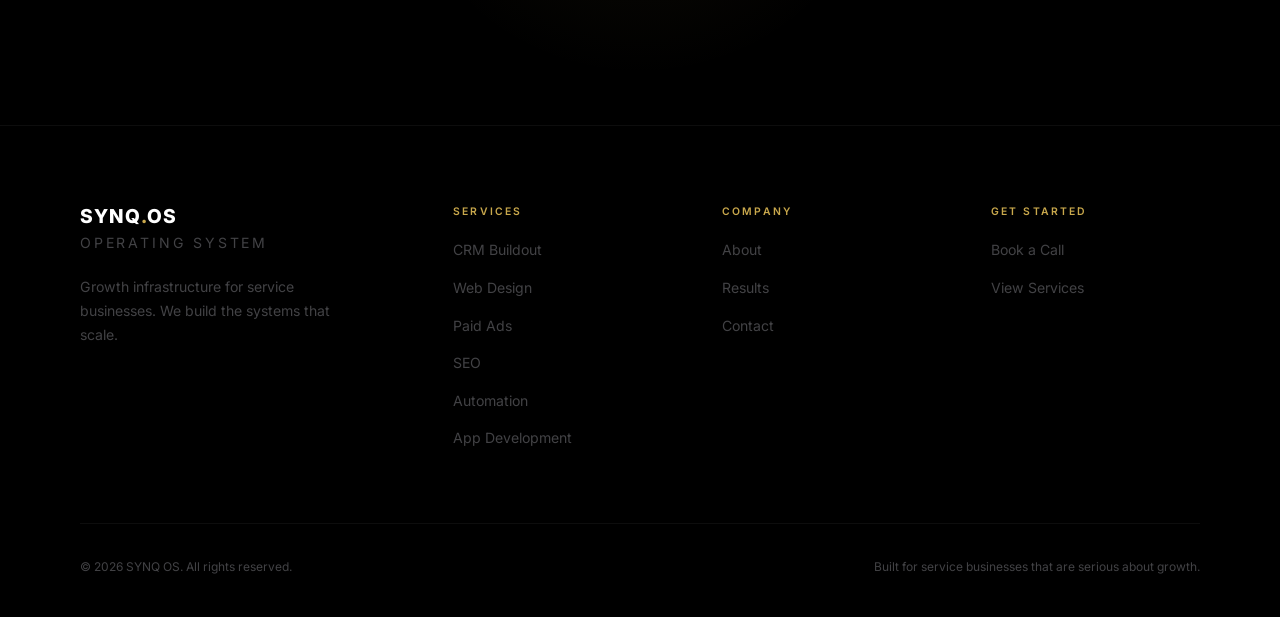
<file: results.html>
<!DOCTYPE html>
<html lang="en">
<head>
  <meta charset="UTF-8" />
  <meta name="viewport" content="width=device-width, initial-scale=1.0" />
  <title>Results — SYNQ OS</title>
  <meta name="description" content="Real results from real service businesses. See how SYNQ OS has helped clients 3x their revenue, cut cost-per-lead, and build systems that scale." />
  <link rel="stylesheet" href="css/style.css" />
</head>
<body>

  <!-- NAV -->
  <nav class="nav nav--dark" id="nav">
    <div class="container">
      <div class="nav__inner">
        <a href="index.html" class="nav__logo">SYNQ<span>.</span>OS</a>
        <ul class="nav__links" id="navLinks">
          <li><a href="index.html">Home</a></li>
          <li><a href="about.html">About</a></li>
          <li><a href="services.html">Services</a></li>
          <li><a href="results.html" class="active">Results</a></li>
          <li><a href="contact.html" class="nav__cta">Book a Call</a></li>
        </ul>
        <div class="nav__toggle" id="navToggle" aria-label="Toggle menu">
          <span></span>
          <span></span>
          <span></span>
        </div>
      </div>
    </div>
  </nav>

  <!-- PAGE HERO -->
  <section class="page-hero">
    <div class="page-hero__grid"></div>
    <div class="page-hero__line"></div>
    <div class="container">
      <div class="page-hero__label">Proof</div>
      <h1>Real Businesses.<br /><em>Real Results.</em></h1>
      <p class="page-hero__sub">We don't talk in possibilities — we show you what's already happened. Here's what SYNQ OS has built for service businesses just like yours.</p>
    </div>
  </section>

  <!-- STATS ROW -->
  <section id="stats" class="section" style="padding-top:64px;padding-bottom:64px;">
    <div class="container">
      <div class="results-stats stagger-children">
        <div class="result-stat">
          <div class="result-stat__number"><span data-target="3">0</span><span>x</span></div>
          <div class="result-stat__label">Average Revenue Growth</div>
        </div>
        <div class="result-stat">
          <div class="result-stat__number"><span data-target="100">0</span><span>+</span></div>
          <div class="result-stat__label">Clients Served</div>
        </div>
        <div class="result-stat">
          <div class="result-stat__number"><span data-target="98">0</span><span>%</span></div>
          <div class="result-stat__label">Client Retention Rate</div>
        </div>
        <div class="result-stat">
          <div class="result-stat__number"><span data-target="60">0</span><span>d</span></div>
          <div class="result-stat__label">Avg. Time to First Results</div>
        </div>
      </div>
    </div>
  </section>

  <!-- SCROLLING TESTIMONIALS -->
  <section class="section section--elevated">
    <div class="container">
      <div class="testimonials-header reveal" style="margin-bottom:40px;">
        <span class="label label--center">Client Testimonials</span>
        <h2>What Our Clients Say</h2>
        <p style="text-align:center;margin-top:16px;max-width:420px;margin-left:auto;margin-right:auto;">Real feedback from service businesses we've helped grow, automate, and scale.</p>
      </div>
    </div>

    <div class="tscroll" id="tscroll">
      <!-- Column 1 (15s) -->
      <div class="tscroll__col" data-speed="15">
        <div class="tscroll__track">
          <div class="testimonial"><p class="testimonial__text">SYNQ built our entire CRM and funnel system from scratch. Within 60 days we were booking 3x more appointments with zero extra effort from our team.</p><div class="testimonial__author"><div class="testimonial__author-img">JM</div><div><div class="testimonial__author-name">James M.</div><div class="testimonial__author-title">Owner, HVAC Company</div></div></div></div>
          <div class="testimonial"><p class="testimonial__text">The automation suite SYNQ built saves at least 15 hours a week. Every lead gets contacted immediately, every appointment confirmed. It's like having an extra employee.</p><div class="testimonial__author"><div class="testimonial__author-img">TC</div><div><div class="testimonial__author-name">Tanya C.</div><div class="testimonial__author-title">Owner, Dental Practice</div></div></div></div>
          <div class="testimonial"><p class="testimonial__text">SYNQ's web design and branding work gave us a presence that actually matches the quality of our services. Leads started coming in within the first week of launch.</p><div class="testimonial__author"><div class="testimonial__author-img">RH</div><div><div class="testimonial__author-name">Rachel H.</div><div class="testimonial__author-title">Owner, Interior Design Studio</div></div></div></div>
        </div>
      </div>
      <!-- Column 2 (19s) — hidden on mobile -->
      <div class="tscroll__col tscroll__col--md" data-speed="19">
        <div class="tscroll__track">
          <div class="testimonial"><p class="testimonial__text">Our Google Ads were burning money before SYNQ took over. They restructured everything and we went from wasted spend to real ROI in under 30 days.</p><div class="testimonial__author"><div class="testimonial__author-img">SR</div><div><div class="testimonial__author-name">Sarah R.</div><div class="testimonial__author-title">Owner, Med Spa</div></div></div></div>
          <div class="testimonial"><p class="testimonial__text">We went from 12 Google reviews to over 200 in 3 months using SYNQ's reputation system. Our star rating went from 3.9 to 4.8. That alone changed everything.</p><div class="testimonial__author"><div class="testimonial__author-img">MG</div><div><div class="testimonial__author-name">Marcus G.</div><div class="testimonial__author-title">Owner, Auto Detailing</div></div></div></div>
          <div class="testimonial"><p class="testimonial__text">Their team handled the entire migration — CRM, automations, email sequences — without a single hiccup. We didn't lose a single lead in the transition.</p><div class="testimonial__author"><div class="testimonial__author-img">NK</div><div><div class="testimonial__author-name">Nina K.</div><div class="testimonial__author-title">Operations Manager, Plumbing Co.</div></div></div></div>
        </div>
      </div>
      <!-- Column 3 (17s) — hidden on mobile & tablet -->
      <div class="tscroll__col tscroll__col--lg" data-speed="17">
        <div class="tscroll__track">
          <div class="testimonial"><p class="testimonial__text">Lauren and the team completely transformed our online presence. The new website and SEO strategy pushed us to page one in under 4 months.</p><div class="testimonial__author"><div class="testimonial__author-img">DK</div><div><div class="testimonial__author-name">David K.</div><div class="testimonial__author-title">Owner, Roofing Contractor</div></div></div></div>
          <div class="testimonial"><p class="testimonial__text">I was skeptical about the AI agent workflow but it's been a game changer. It qualifies leads, books appointments, and sends follow-ups while I sleep.</p><div class="testimonial__author"><div class="testimonial__author-img">AL</div><div><div class="testimonial__author-name">Ashley L.</div><div class="testimonial__author-title">Owner, Law Firm</div></div></div></div>
          <div class="testimonial"><p class="testimonial__text">The funnel SYNQ built for our solar consultations converts at 3x what our old landing page did. Paired with the ad management, our pipeline is always full.</p><div class="testimonial__author"><div class="testimonial__author-img">CT</div><div><div class="testimonial__author-name">Carlos T.</div><div class="testimonial__author-title">Owner, Solar Company</div></div></div></div>
        </div>
      </div>
    </div>
  </section>

  <!-- CASE STUDIES -->
  <section class="section section--dark">
    <div class="container">
      <div class="testimonials-header reveal">
        <span class="label label--center">By the Numbers</span>
        <h2>What the Data Shows</h2>
      </div>

      <div class="case-studies-grid stagger-children">
        <div class="case-study">
          <div class="case-study__label">CRM Buildout</div>
          <div class="case-study__number">3x</div>
          <div class="case-study__title">More Booked Appointments</div>
          <p class="case-study__desc">HVAC company went from 8 booked jobs/week to 24 after full CRM and funnel deployment. Same ad spend, better systems.</p>
        </div>
        <div class="case-study">
          <div class="case-study__label">Google Ads Management</div>
          <div class="case-study__number">62%</div>
          <div class="case-study__title">Reduction in Cost Per Lead</div>
          <p class="case-study__desc">Med spa cut their cost per booked appointment from $185 to $71 within 45 days of SYNQ taking over campaigns.</p>
        </div>
        <div class="case-study">
          <div class="case-study__label">SEO Package</div>
          <div class="case-study__number">#1</div>
          <div class="case-study__title">Local Rankings in 4 Months</div>
          <p class="case-study__desc">Roofing contractor went from page 3 to position 1 for their primary service keywords, adding 40+ organic leads per month.</p>
        </div>
      </div>
    </div>
  </section>

  <!-- CTA -->
  <div class="cta-section">
    <div class="cta-section__glow"></div>
    <div class="container" style="position:relative;z-index:1;">
      <div class="reveal">
        <span class="label label--center" style="margin-bottom:20px;">Your Turn</span>
        <h2>Let's Add Your Name<br />to This List</h2>
        <p>Book a free strategy call and let's map out the systems that will get you results like these.</p>
        <a href="contact.html" class="btn btn--gold">Book Your Free Call <span class="btn__arrow">→</span></a>
      </div>
    </div>
  </div>

  <!-- FOOTER -->
  <footer class="footer">
    <div class="container">
      <div class="footer__inner">
        <div class="footer__brand">
          <h3>SYNQ<span>.</span>OS</h3>
          <p class="footer__brand__sub">Operating System</p>
          <p>Growth infrastructure for service businesses. We build the systems that scale.</p>
        </div>
        <div class="footer__col">
          <h4>Services</h4>
          <ul>
            <li><a href="services/crm.html">CRM Buildout</a></li>
            <li><a href="services/web-design.html">Web Design</a></li>
            <li><a href="services/ads.html">Paid Ads</a></li>
            <li><a href="services/seo.html">SEO</a></li>
            <li><a href="services/automation.html">Automation</a></li>
            <li><a href="services/app-dev.html">App Development</a></li>
          </ul>
        </div>
        <div class="footer__col">
          <h4>Company</h4>
          <ul>
            <li><a href="about.html">About</a></li>
            <li><a href="results.html">Results</a></li>
            <li><a href="contact.html">Contact</a></li>
          </ul>
        </div>
        <div class="footer__col">
          <h4>Get Started</h4>
          <ul>
            <li><a href="contact.html">Book a Call</a></li>
            <li><a href="services.html">View Services</a></li>
          </ul>
        </div>
      </div>
      <div class="footer__bottom">
        <p>&copy; 2026 SYNQ OS. All rights reserved.</p>
        <p>Built for service businesses that are serious about growth.</p>
      </div>
    </div>
  </footer>

  <script src="js/main.js"></script>
</body>
</html>
</file>
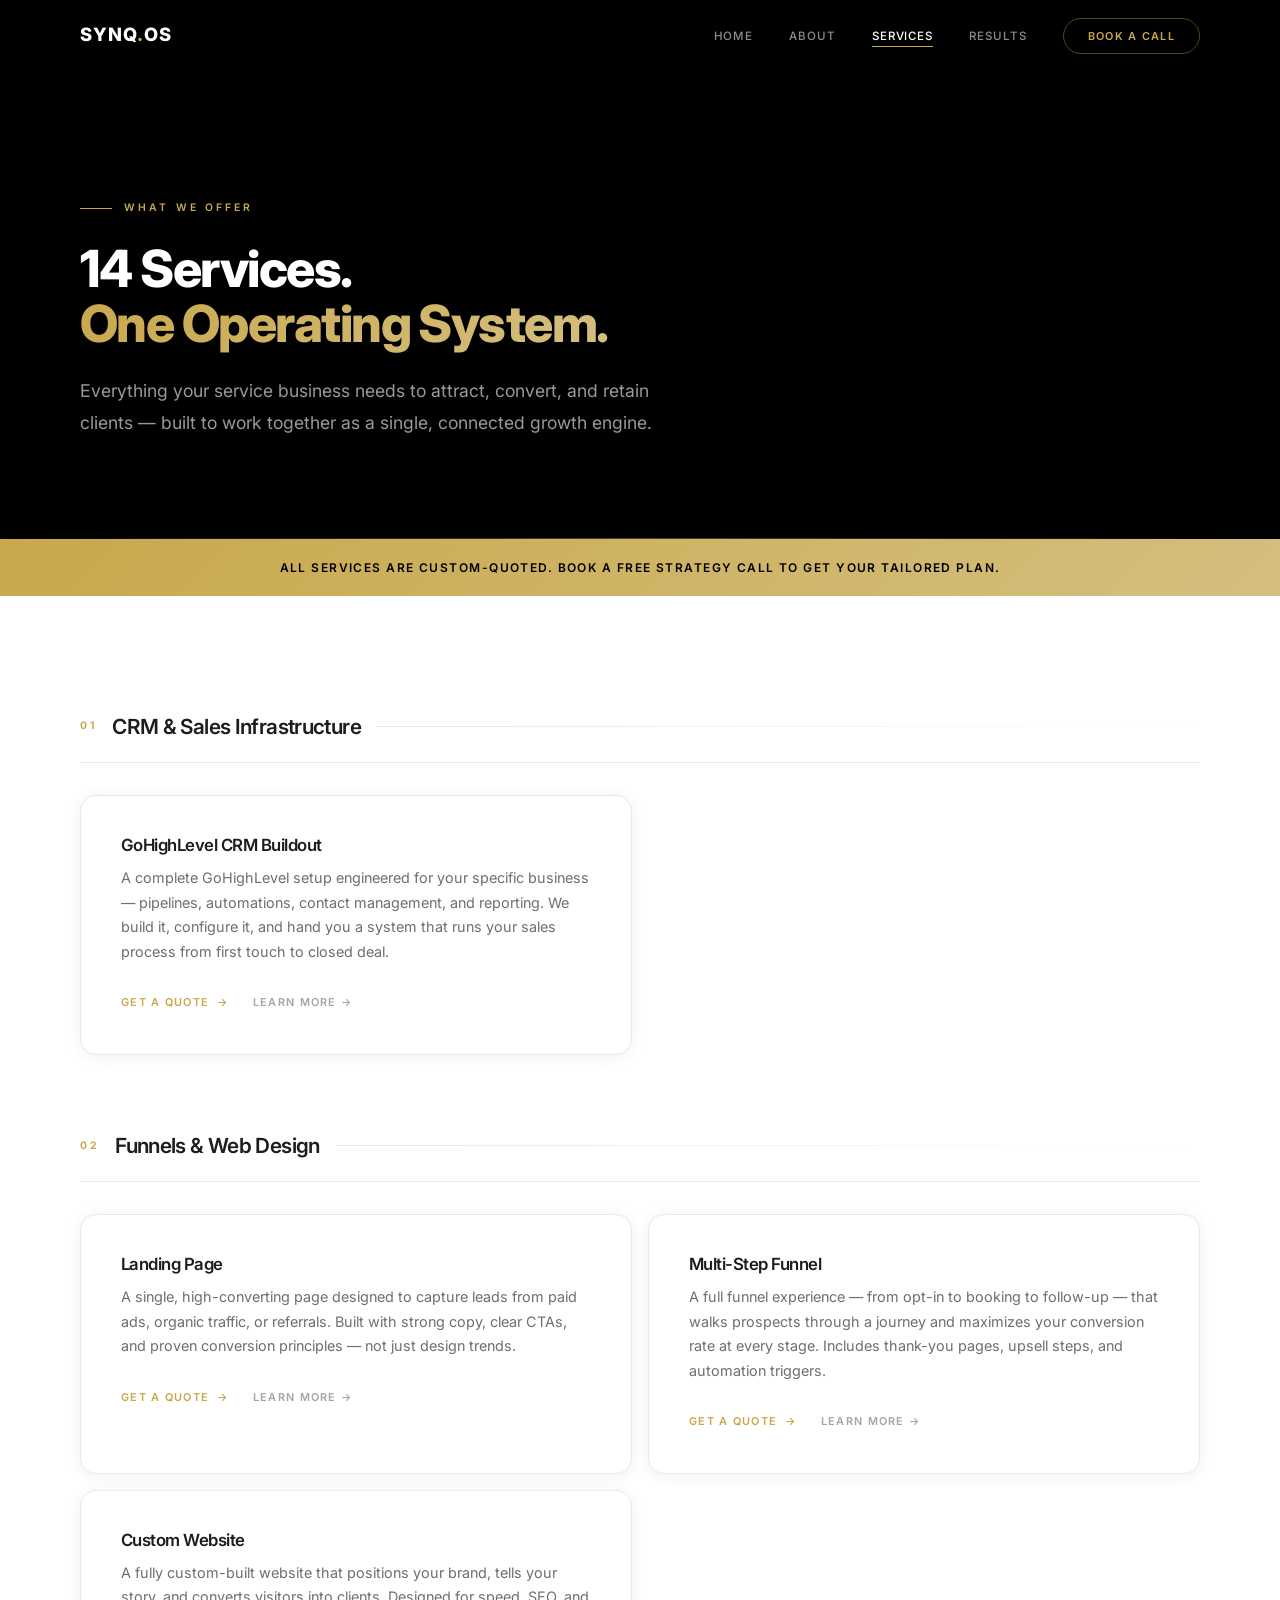
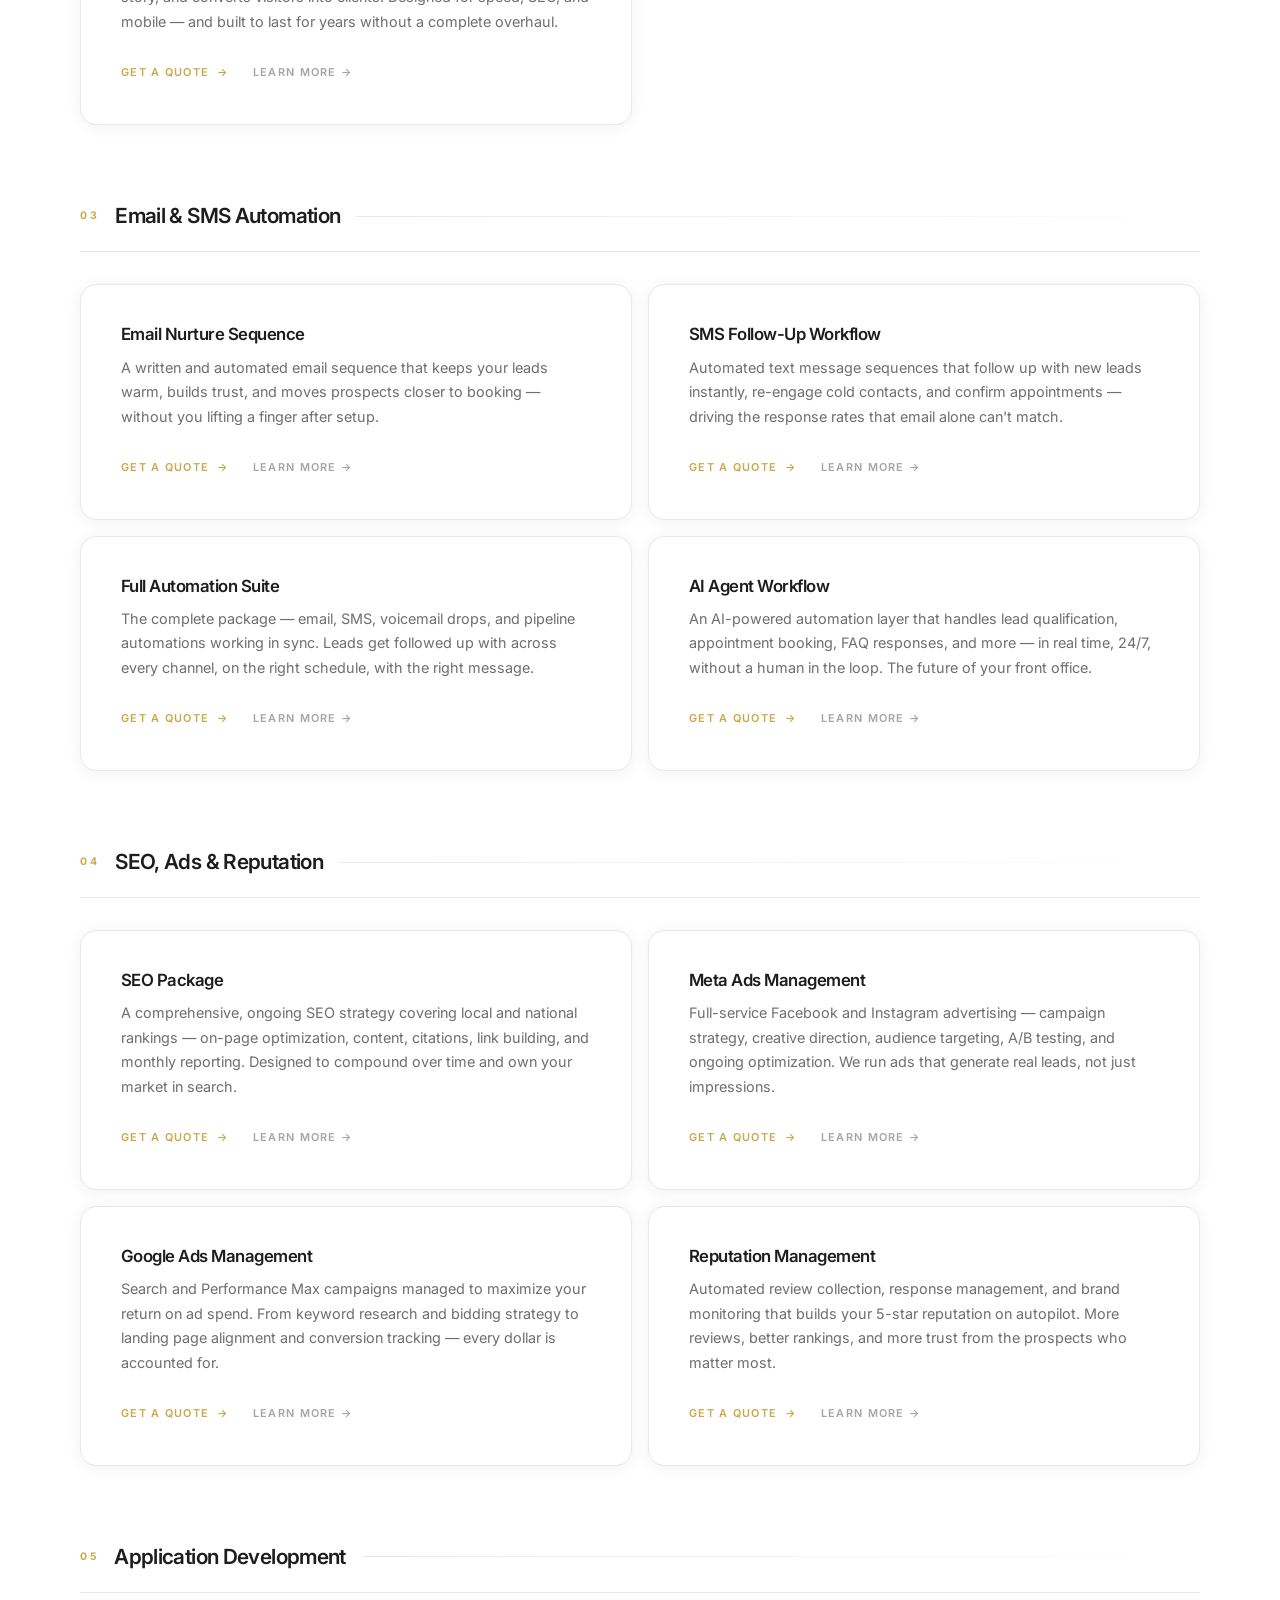
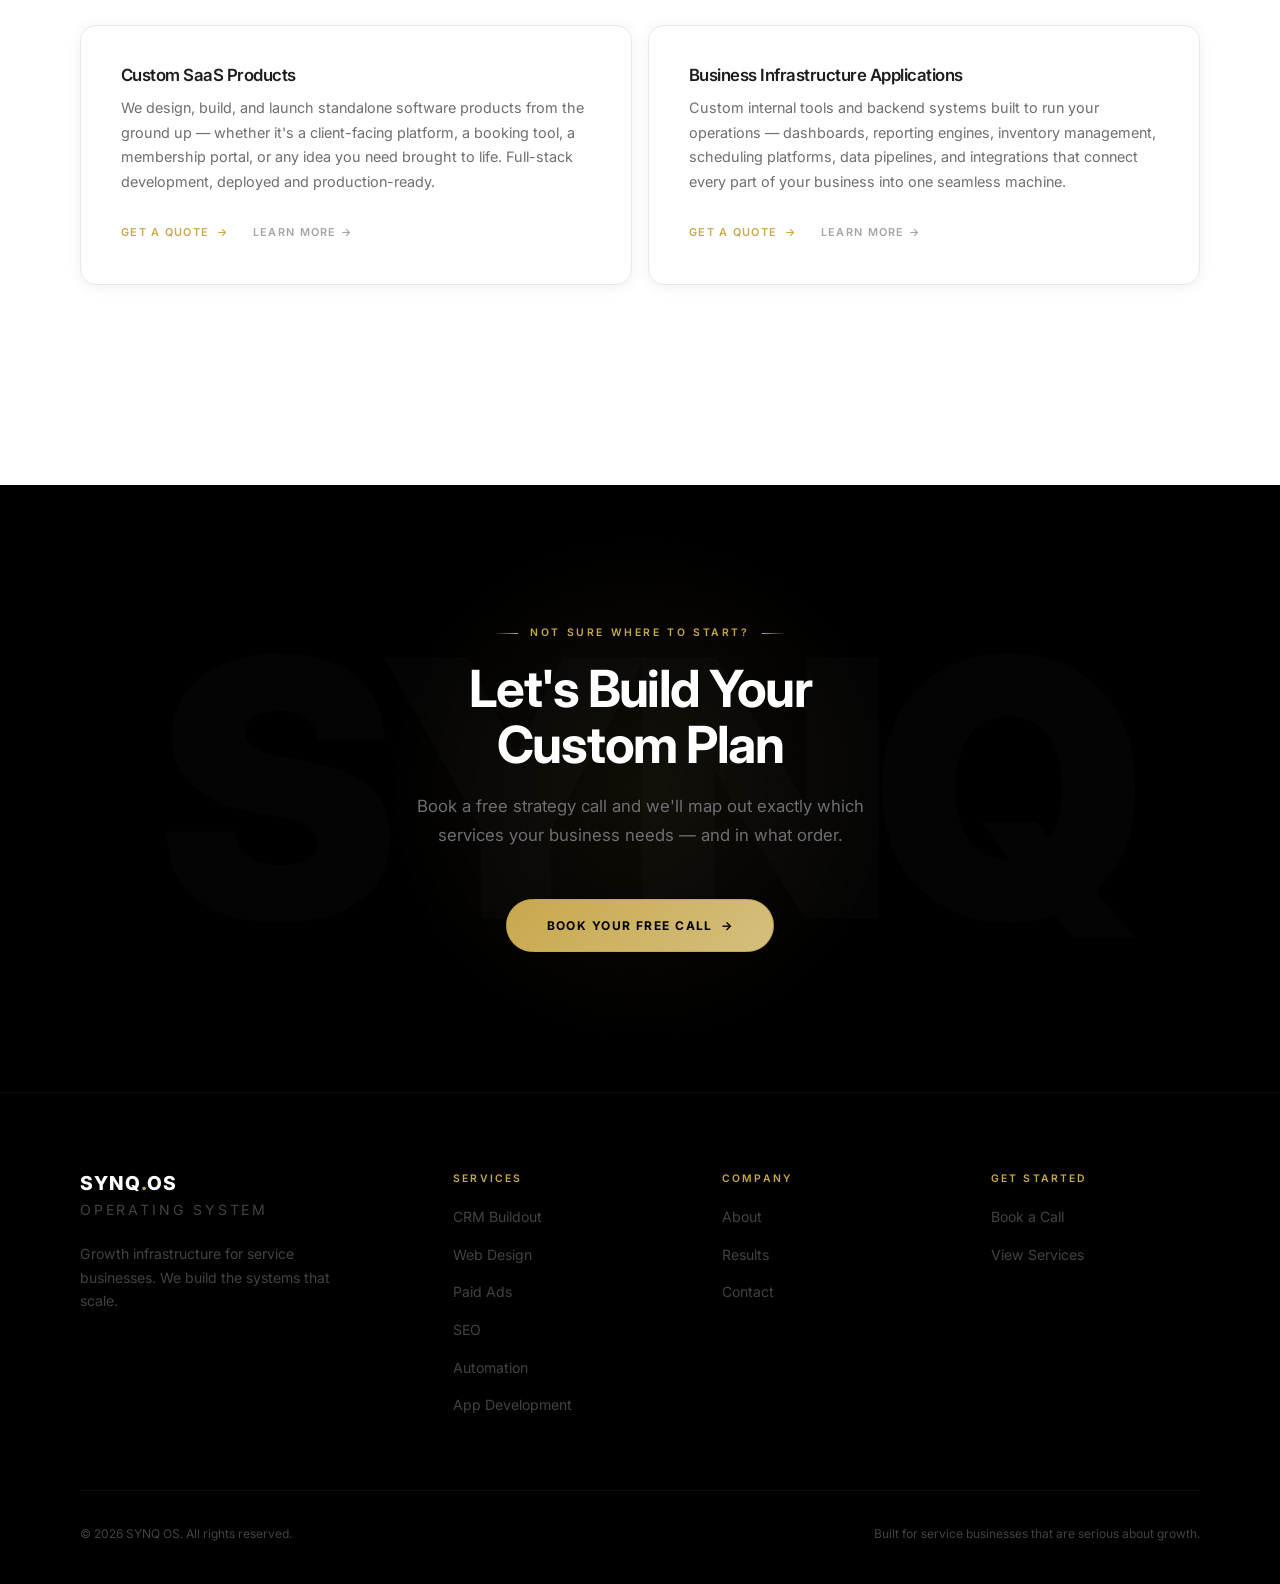
<file: services.html>
<!DOCTYPE html>
<html lang="en">
<head>
  <meta charset="UTF-8" />
  <meta name="viewport" content="width=device-width, initial-scale=1.0" />
  <title>Services — SYNQ OS</title>
  <meta name="description" content="12 services built to grow your service business — CRM, funnels, web design, automation, SEO, paid ads, and reputation management." />
  <link rel="stylesheet" href="css/style.css" />
</head>
<body>

  <!-- NAV -->
  <nav class="nav nav--dark" id="nav">
    <div class="container">
      <div class="nav__inner">
        <a href="index.html" class="nav__logo">SYNQ<span>.</span>OS</a>
        <ul class="nav__links" id="navLinks">
          <li><a href="index.html">Home</a></li>
          <li><a href="about.html">About</a></li>
          <li><a href="services.html" class="active">Services</a></li>
          <li><a href="results.html">Results</a></li>
          <li><a href="contact.html" class="nav__cta">Book a Call</a></li>
        </ul>
        <div class="nav__toggle" id="navToggle" aria-label="Toggle menu">
          <span></span>
          <span></span>
          <span></span>
        </div>
      </div>
    </div>
  </nav>

  <!-- PAGE HERO -->
  <section class="page-hero">
    <div class="page-hero__grid"></div>
    <div class="page-hero__line"></div>
    <div class="container">
      <div class="page-hero__label">What We Offer</div>
      <h1>14 Services.<br /><em>One Operating System.</em></h1>
      <p class="page-hero__sub">Everything your service business needs to attract, convert, and retain clients — built to work together as a single, connected growth engine.</p>
    </div>
  </section>

  <!-- SERVICES INTRO NOTE -->
  <div class="services-intro-bar">
    <div class="container">
      <p>All services are custom-quoted. Book a free strategy call to get your tailored plan.</p>
    </div>
  </div>

  <!-- SERVICES -->
  <section class="section">
    <div class="container">

      <!-- CATEGORY: CRM -->
      <div class="services-category reveal">
        <div class="services-category__header">
          <span class="services-category__num">01</span>
          <h3 class="services-category__title">CRM & Sales Infrastructure</h3>
          <div class="services-category__line"></div>
        </div>
        <div class="services-list">
          <div class="service-item">
            <h4 class="service-item__name">GoHighLevel CRM Buildout</h4>
            <p class="service-item__desc">A complete GoHighLevel setup engineered for your specific business — pipelines, automations, contact management, and reporting. We build it, configure it, and hand you a system that runs your sales process from first touch to closed deal.</p>
            <a href="contact.html" class="service-item__cta">Get a Quote</a>
            <a href="services/crm.html" class="service-item__learn-more">Learn More &rarr;</a>
          </div>
        </div>
      </div>

      <!-- CATEGORY: FUNNELS & WEB -->
      <div class="services-category reveal">
        <div class="services-category__header">
          <span class="services-category__num">02</span>
          <h3 class="services-category__title">Funnels & Web Design</h3>
          <div class="services-category__line"></div>
        </div>
        <div class="services-list">
          <div class="service-item">
            <h4 class="service-item__name">Landing Page</h4>
            <p class="service-item__desc">A single, high-converting page designed to capture leads from paid ads, organic traffic, or referrals. Built with strong copy, clear CTAs, and proven conversion principles — not just design trends.</p>
            <a href="contact.html" class="service-item__cta">Get a Quote</a>
            <a href="services/web-design.html" class="service-item__learn-more">Learn More &rarr;</a>
          </div>
          <div class="service-item">
            <h4 class="service-item__name">Multi-Step Funnel</h4>
            <p class="service-item__desc">A full funnel experience — from opt-in to booking to follow-up — that walks prospects through a journey and maximizes your conversion rate at every stage. Includes thank-you pages, upsell steps, and automation triggers.</p>
            <a href="contact.html" class="service-item__cta">Get a Quote</a>
            <a href="services/web-design.html" class="service-item__learn-more">Learn More &rarr;</a>
          </div>
          <div class="service-item">
            <h4 class="service-item__name">Custom Website</h4>
            <p class="service-item__desc">A fully custom-built website that positions your brand, tells your story, and converts visitors into clients. Designed for speed, SEO, and mobile — and built to last for years without a complete overhaul.</p>
            <a href="contact.html" class="service-item__cta">Get a Quote</a>
            <a href="services/web-design.html" class="service-item__learn-more">Learn More &rarr;</a>
          </div>
        </div>
      </div>

      <!-- CATEGORY: EMAIL & SMS -->
      <div class="services-category reveal">
        <div class="services-category__header">
          <span class="services-category__num">03</span>
          <h3 class="services-category__title">Email & SMS Automation</h3>
          <div class="services-category__line"></div>
        </div>
        <div class="services-list">
          <div class="service-item">
            <h4 class="service-item__name">Email Nurture Sequence</h4>
            <p class="service-item__desc">A written and automated email sequence that keeps your leads warm, builds trust, and moves prospects closer to booking — without you lifting a finger after setup.</p>
            <a href="contact.html" class="service-item__cta">Get a Quote</a>
            <a href="services/automation.html" class="service-item__learn-more">Learn More &rarr;</a>
          </div>
          <div class="service-item">
            <h4 class="service-item__name">SMS Follow-Up Workflow</h4>
            <p class="service-item__desc">Automated text message sequences that follow up with new leads instantly, re-engage cold contacts, and confirm appointments — driving the response rates that email alone can't match.</p>
            <a href="contact.html" class="service-item__cta">Get a Quote</a>
            <a href="services/automation.html" class="service-item__learn-more">Learn More &rarr;</a>
          </div>
          <div class="service-item">
            <h4 class="service-item__name">Full Automation Suite</h4>
            <p class="service-item__desc">The complete package — email, SMS, voicemail drops, and pipeline automations working in sync. Leads get followed up with across every channel, on the right schedule, with the right message.</p>
            <a href="contact.html" class="service-item__cta">Get a Quote</a>
            <a href="services/automation.html" class="service-item__learn-more">Learn More &rarr;</a>
          </div>
          <div class="service-item">
            <h4 class="service-item__name">AI Agent Workflow</h4>
            <p class="service-item__desc">An AI-powered automation layer that handles lead qualification, appointment booking, FAQ responses, and more — in real time, 24/7, without a human in the loop. The future of your front office.</p>
            <a href="contact.html" class="service-item__cta">Get a Quote</a>
            <a href="services/automation.html" class="service-item__learn-more">Learn More &rarr;</a>
          </div>
        </div>
      </div>

      <!-- CATEGORY: SEO, ADS & REPUTATION -->
      <div class="services-category reveal">
        <div class="services-category__header">
          <span class="services-category__num">04</span>
          <h3 class="services-category__title">SEO, Ads & Reputation</h3>
          <div class="services-category__line"></div>
        </div>
        <div class="services-list">
          <div class="service-item">
            <h4 class="service-item__name">SEO Package</h4>
            <p class="service-item__desc">A comprehensive, ongoing SEO strategy covering local and national rankings — on-page optimization, content, citations, link building, and monthly reporting. Designed to compound over time and own your market in search.</p>
            <a href="contact.html" class="service-item__cta">Get a Quote</a>
            <a href="services/seo.html" class="service-item__learn-more">Learn More &rarr;</a>
          </div>
          <div class="service-item">
            <h4 class="service-item__name">Meta Ads Management</h4>
            <p class="service-item__desc">Full-service Facebook and Instagram advertising — campaign strategy, creative direction, audience targeting, A/B testing, and ongoing optimization. We run ads that generate real leads, not just impressions.</p>
            <a href="contact.html" class="service-item__cta">Get a Quote</a>
            <a href="services/ads.html" class="service-item__learn-more">Learn More &rarr;</a>
          </div>
          <div class="service-item">
            <h4 class="service-item__name">Google Ads Management</h4>
            <p class="service-item__desc">Search and Performance Max campaigns managed to maximize your return on ad spend. From keyword research and bidding strategy to landing page alignment and conversion tracking — every dollar is accounted for.</p>
            <a href="contact.html" class="service-item__cta">Get a Quote</a>
            <a href="services/ads.html" class="service-item__learn-more">Learn More &rarr;</a>
          </div>
          <div class="service-item">
            <h4 class="service-item__name">Reputation Management</h4>
            <p class="service-item__desc">Automated review collection, response management, and brand monitoring that builds your 5-star reputation on autopilot. More reviews, better rankings, and more trust from the prospects who matter most.</p>
            <a href="contact.html" class="service-item__cta">Get a Quote</a>
            <a href="services/reputation.html" class="service-item__learn-more">Learn More &rarr;</a>
          </div>
        </div>
      </div>

      <!-- CATEGORY: APPLICATION DEVELOPMENT -->
      <div class="services-category reveal">
        <div class="services-category__header">
          <span class="services-category__num">05</span>
          <h3 class="services-category__title">Application Development</h3>
          <div class="services-category__line"></div>
        </div>
        <div class="services-list">
          <div class="service-item">
            <h4 class="service-item__name">Custom SaaS Products</h4>
            <p class="service-item__desc">We design, build, and launch standalone software products from the ground up — whether it's a client-facing platform, a booking tool, a membership portal, or any idea you need brought to life. Full-stack development, deployed and production-ready.</p>
            <a href="contact.html" class="service-item__cta">Get a Quote</a>
            <a href="services/app-dev.html" class="service-item__learn-more">Learn More &rarr;</a>
          </div>
          <div class="service-item">
            <h4 class="service-item__name">Business Infrastructure Applications</h4>
            <p class="service-item__desc">Custom internal tools and backend systems built to run your operations — dashboards, reporting engines, inventory management, scheduling platforms, data pipelines, and integrations that connect every part of your business into one seamless machine.</p>
            <a href="contact.html" class="service-item__cta">Get a Quote</a>
            <a href="services/app-dev.html" class="service-item__learn-more">Learn More &rarr;</a>
          </div>
        </div>
      </div>

    </div>
  </section>

  <!-- CTA -->
  <div class="cta-section">
    <div class="cta-section__glow"></div>
    <div class="container" style="position:relative;z-index:1;">
      <div class="reveal">
        <span class="label label--center" style="margin-bottom:20px;">Not Sure Where to Start?</span>
        <h2>Let's Build Your<br />Custom Plan</h2>
        <p>Book a free strategy call and we'll map out exactly which services your business needs — and in what order.</p>
        <a href="contact.html" class="btn btn--gold">Book Your Free Call <span class="btn__arrow">→</span></a>
      </div>
    </div>
  </div>

  <!-- FOOTER -->
  <footer class="footer">
    <div class="container">
      <div class="footer__inner">
        <div class="footer__brand">
          <h3>SYNQ<span>.</span>OS</h3>
          <p class="footer__brand__sub">Operating System</p>
          <p>Growth infrastructure for service businesses. We build the systems that scale.</p>
        </div>
        <div class="footer__col">
          <h4>Services</h4>
          <ul>
            <li><a href="services/crm.html">CRM Buildout</a></li>
            <li><a href="services/web-design.html">Web Design</a></li>
            <li><a href="services/ads.html">Paid Ads</a></li>
            <li><a href="services/seo.html">SEO</a></li>
            <li><a href="services/automation.html">Automation</a></li>
            <li><a href="services/app-dev.html">App Development</a></li>
          </ul>
        </div>
        <div class="footer__col">
          <h4>Company</h4>
          <ul>
            <li><a href="about.html">About</a></li>
            <li><a href="results.html">Results</a></li>
            <li><a href="contact.html">Contact</a></li>
          </ul>
        </div>
        <div class="footer__col">
          <h4>Get Started</h4>
          <ul>
            <li><a href="contact.html">Book a Call</a></li>
            <li><a href="services.html">View Services</a></li>
          </ul>
        </div>
      </div>
      <div class="footer__bottom">
        <p>&copy; 2026 SYNQ OS. All rights reserved.</p>
        <p>Built for service businesses that are serious about growth.</p>
      </div>
    </div>
  </footer>

  <script src="js/main.js"></script>
</body>
</html>
</file>
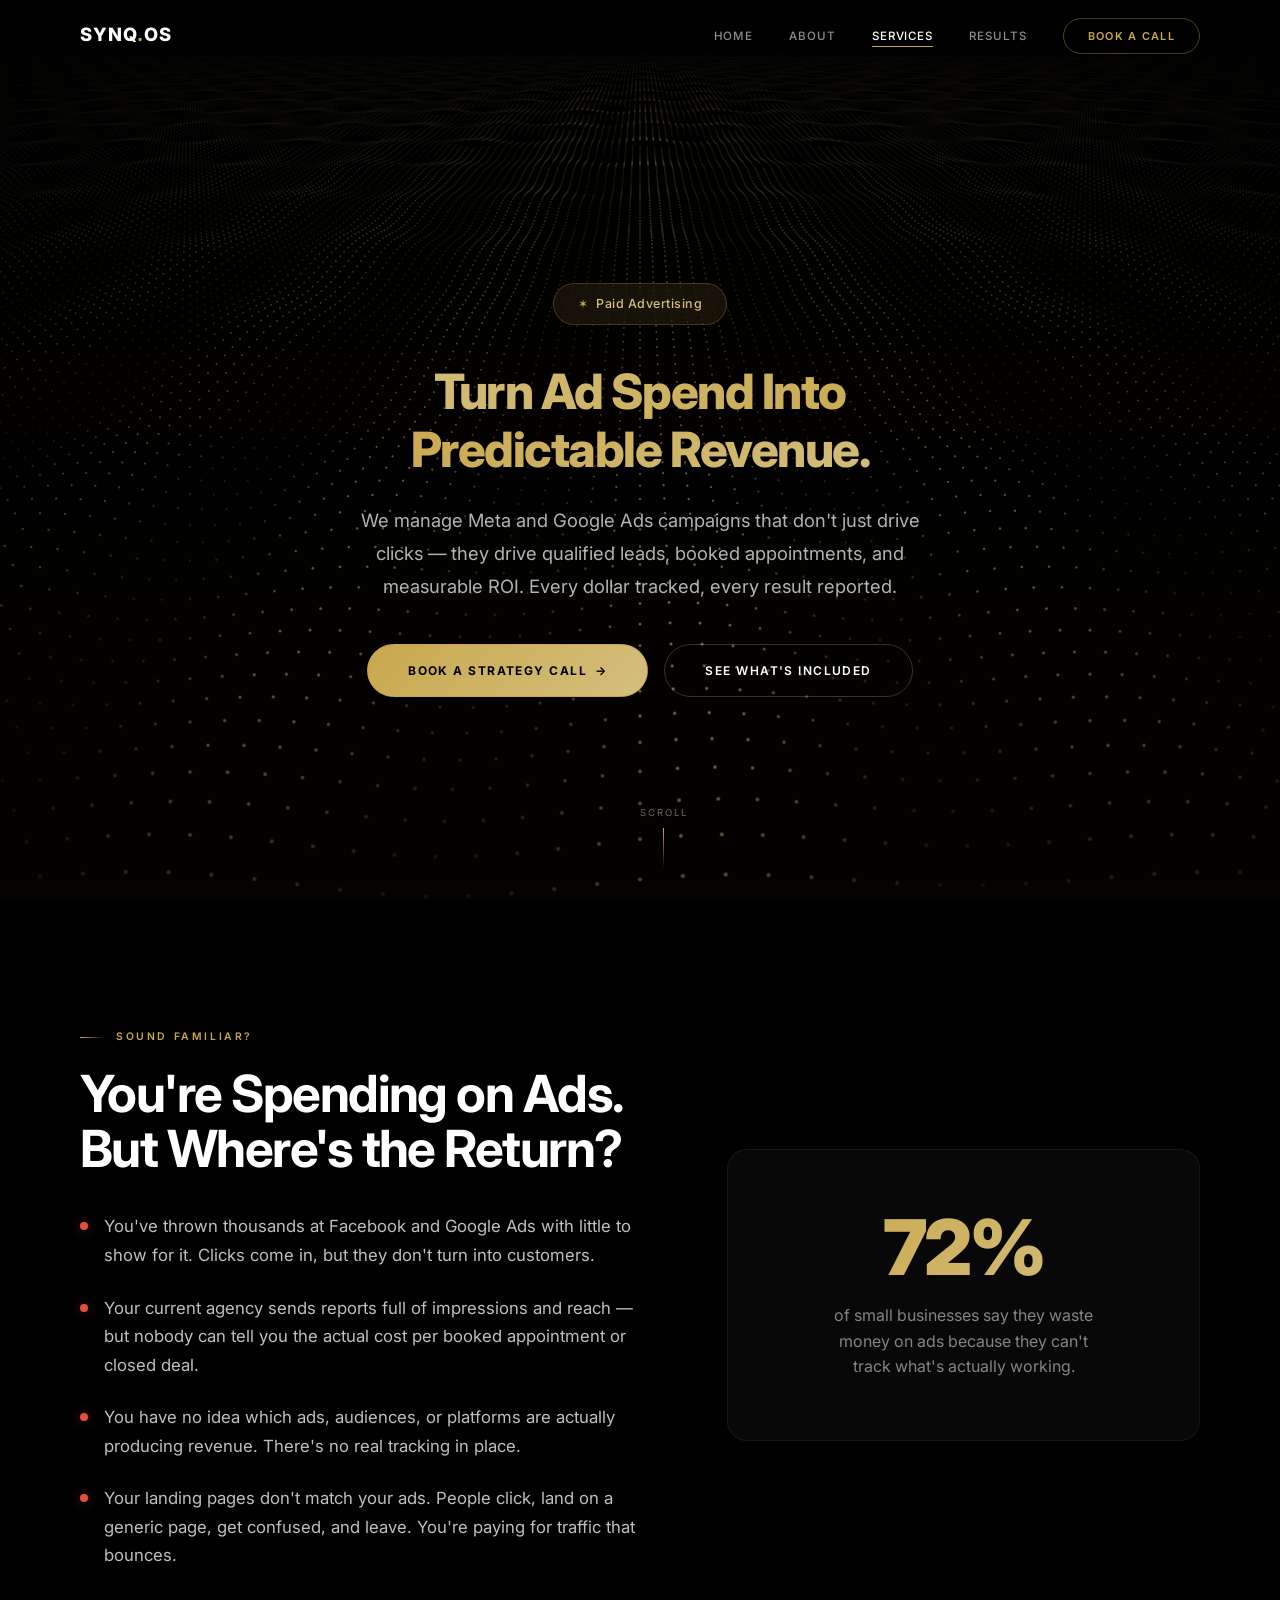
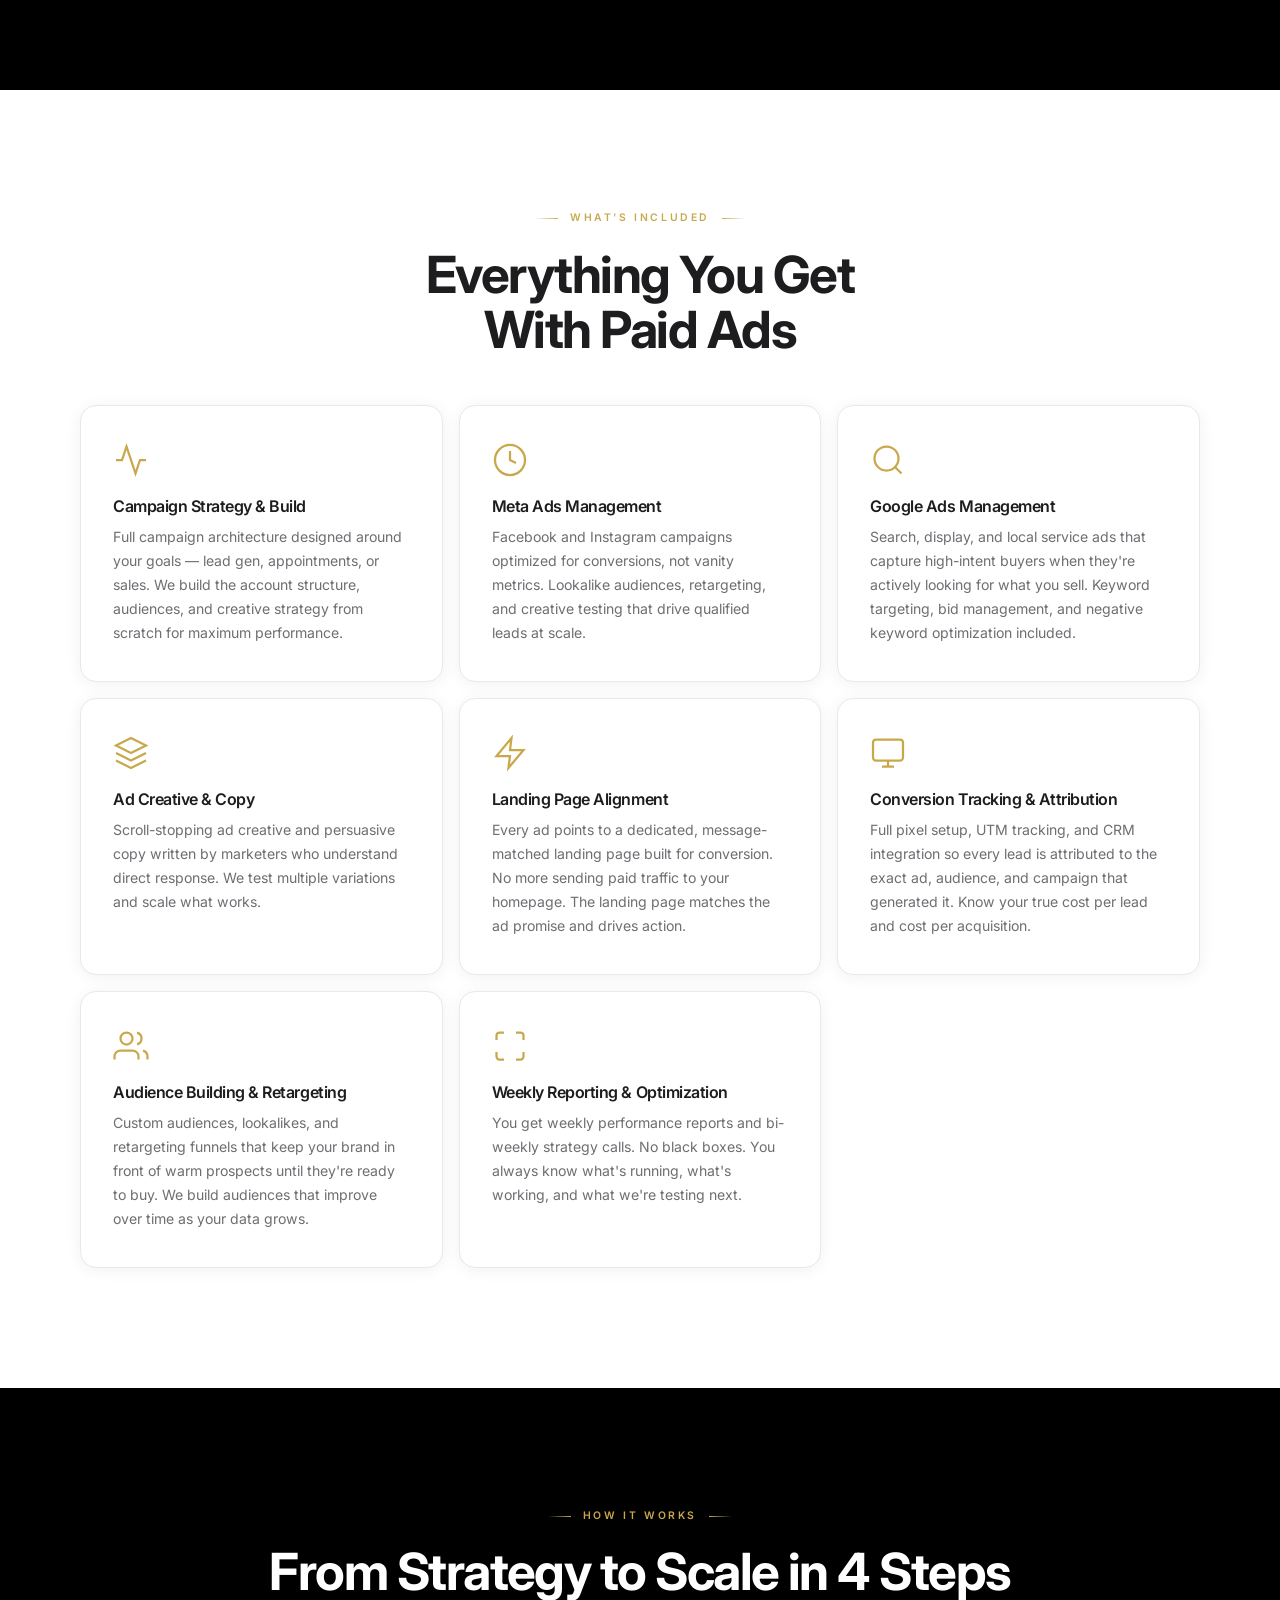
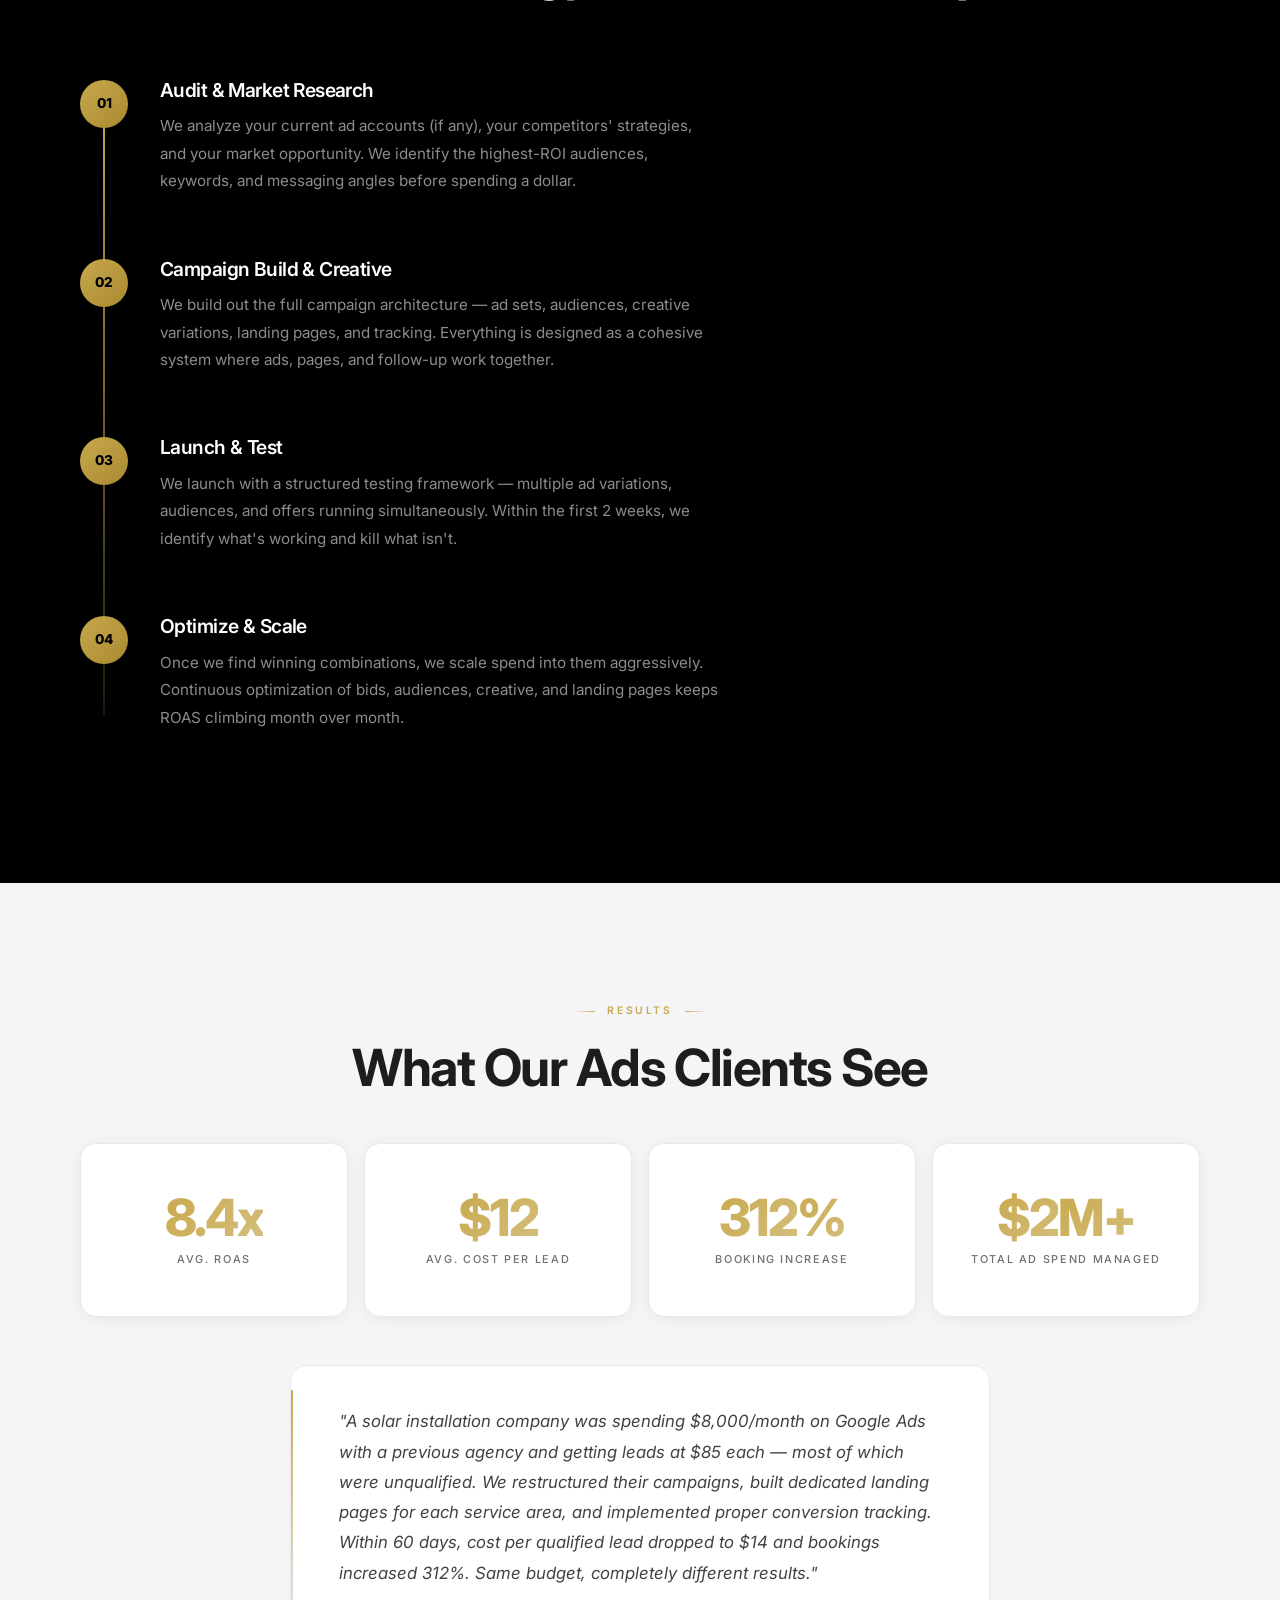
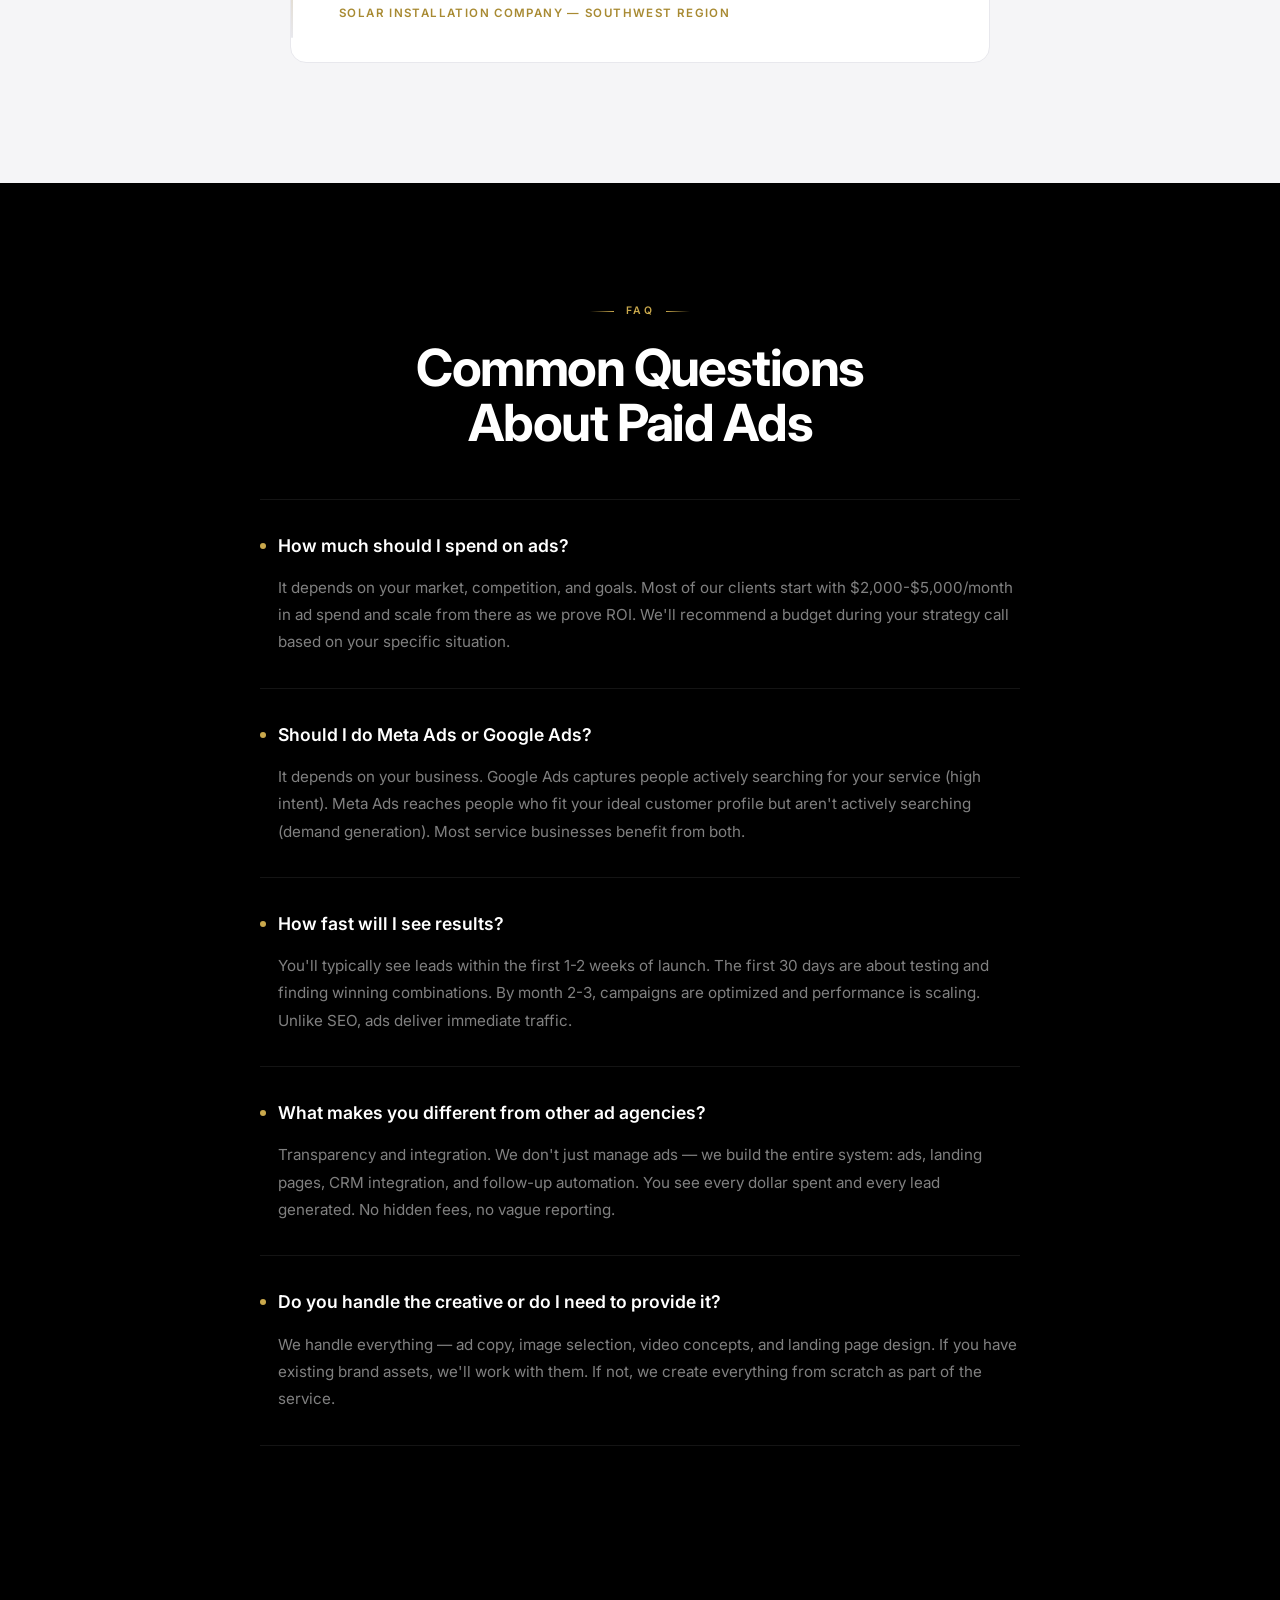
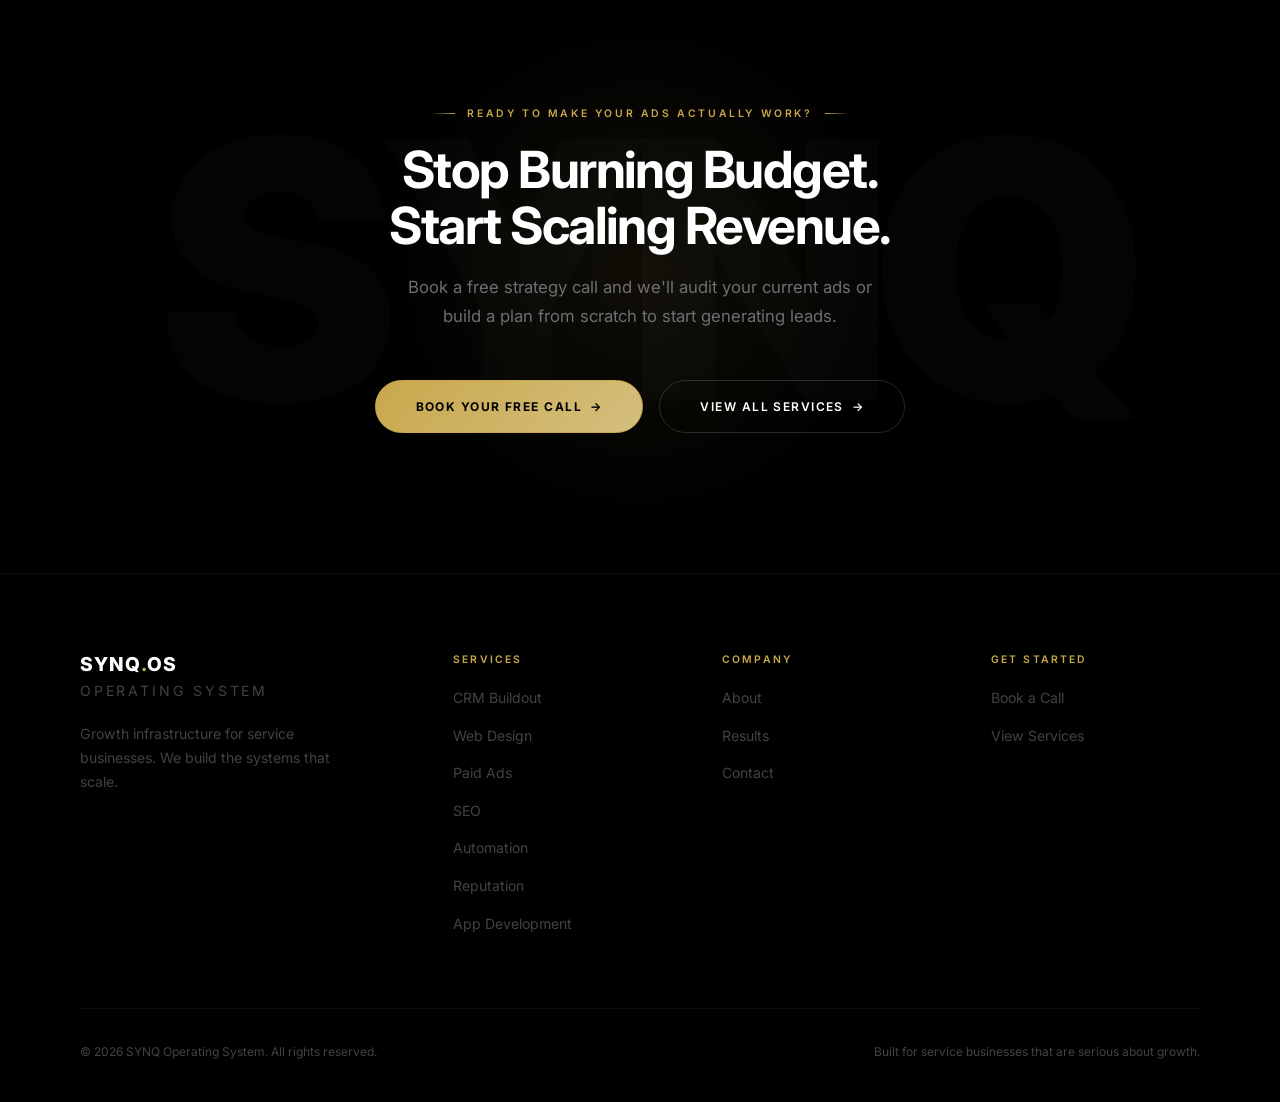
<file: services/ads.html>
<!DOCTYPE html>
<html lang="en">
<head>
  <meta charset="UTF-8" />
  <meta name="viewport" content="width=device-width, initial-scale=1.0" />
  <title>Paid Advertising — SYNQ OS</title>
  <meta name="description" content="Meta and Google Ads managed for maximum ROI. Data-driven campaigns that put your brand in front of buyers and turn ad spend into revenue. By SYNQ OS." />
  <link rel="stylesheet" href="../css/style.css" />
</head>
<body>

  <!-- NAV -->
  <nav class="nav nav--dark" id="nav">
    <div class="container">
      <div class="nav__inner">
        <a href="../index.html" class="nav__logo">SYNQ<span>.</span>OS</a>
        <ul class="nav__links" id="navLinks">
          <li><a href="../index.html">Home</a></li>
          <li><a href="../about.html">About</a></li>
          <li><a href="../services.html" class="active">Services</a></li>
          <li><a href="../results.html">Results</a></li>
          <li><a href="../contact.html" class="nav__cta">Book a Call</a></li>
        </ul>
        <div class="nav__toggle" id="navToggle" aria-label="Toggle menu">
          <span></span>
          <span></span>
          <span></span>
        </div>
      </div>
    </div>
  </nav>

  <!-- HERO -->
  <section class="shader-hero service-hero" id="shaderHero">
    <canvas class="shader-hero__canvas" id="shaderCanvas"></canvas>
    <div class="shader-hero__content">
      <div class="shader-hero__badge shader-hero__fade-in">
        <span class="shader-hero__badge-icon">&#10038;</span>
        Paid Advertising
      </div>
      <h1 class="shader-hero__h1">
        <span class="shader-hero__line1 shader-hero__fade-in shader-hero__delay-1">Turn Ad Spend Into</span>
        <span class="shader-hero__line2 shader-hero__fade-in shader-hero__delay-2">Predictable Revenue.</span>
      </h1>
      <p class="shader-hero__sub shader-hero__fade-in shader-hero__delay-3">We manage Meta and Google Ads campaigns that don't just drive clicks — they drive qualified leads, booked appointments, and measurable ROI. Every dollar tracked, every result reported.</p>
      <div class="shader-hero__actions shader-hero__fade-in shader-hero__delay-4">
        <a href="../contact.html" class="btn btn--gold">Book a Strategy Call <span class="btn__arrow">&rarr;</span></a>
        <a href="#included" class="btn btn--outline" style="color:#fff;border-color:rgba(255,255,255,.2);">See What's Included</a>
      </div>
    </div>
    <div class="service-hero__scroll-indicator">
      <span>Scroll</span>
    </div>
  </section>

  <!-- PROBLEM / PAIN POINTS -->
  <section class="pain-section">
    <div class="container">
      <div class="pain-section__grid">
        <div class="reveal-left">
          <span class="label">Sound Familiar?</span>
          <h2 style="margin-bottom:36px;">You're Spending on Ads. But Where's the Return?</h2>
          <ul class="pain-list">
            <li>You've thrown thousands at Facebook and Google Ads with little to show for it. Clicks come in, but they don't turn into customers.</li>
            <li>Your current agency sends reports full of impressions and reach — but nobody can tell you the actual cost per booked appointment or closed deal.</li>
            <li>You have no idea which ads, audiences, or platforms are actually producing revenue. There's no real tracking in place.</li>
            <li>Your landing pages don't match your ads. People click, land on a generic page, get confused, and leave. You're paying for traffic that bounces.</li>
          </ul>
        </div>
        <div class="reveal-right">
          <div class="pain-stat">
            <div class="pain-stat__number">72%</div>
            <div class="pain-stat__caption">of small businesses say they waste money on ads because they can't track what's actually working.</div>
          </div>
        </div>
      </div>
    </div>
  </section>

  <!-- WHAT'S INCLUDED -->
  <section class="section" id="included">
    <div class="container">
      <div class="service-detail__header reveal" style="text-align:center;">
        <span class="label label--center">What's Included</span>
        <h2>Everything You Get<br />With Paid Ads</h2>
      </div>
      <div class="service-detail__grid stagger-children">
        <div class="service-detail__item">
          <div class="service-detail__icon">
            <svg viewBox="0 0 24 24" fill="none" stroke="currentColor" stroke-width="1.5"><path d="M22 12h-4l-3 9L9 3l-3 9H2"/></svg>
          </div>
          <h4>Campaign Strategy & Build</h4>
          <p>Full campaign architecture designed around your goals — lead gen, appointments, or sales. We build the account structure, audiences, and creative strategy from scratch for maximum performance.</p>
        </div>
        <div class="service-detail__item">
          <div class="service-detail__icon">
            <svg viewBox="0 0 24 24" fill="none" stroke="currentColor" stroke-width="1.5"><circle cx="12" cy="12" r="10"/><path d="M12 6v6l4 2"/></svg>
          </div>
          <h4>Meta Ads Management</h4>
          <p>Facebook and Instagram campaigns optimized for conversions, not vanity metrics. Lookalike audiences, retargeting, and creative testing that drive qualified leads at scale.</p>
        </div>
        <div class="service-detail__item">
          <div class="service-detail__icon">
            <svg viewBox="0 0 24 24" fill="none" stroke="currentColor" stroke-width="1.5"><circle cx="11" cy="11" r="8"/><path d="m21 21-4.35-4.35"/></svg>
          </div>
          <h4>Google Ads Management</h4>
          <p>Search, display, and local service ads that capture high-intent buyers when they're actively looking for what you sell. Keyword targeting, bid management, and negative keyword optimization included.</p>
        </div>
        <div class="service-detail__item">
          <div class="service-detail__icon">
            <svg viewBox="0 0 24 24" fill="none" stroke="currentColor" stroke-width="1.5"><path d="M12 2L2 7l10 5 10-5-10-5z"/><path d="M2 17l10 5 10-5"/><path d="M2 12l10 5 10-5"/></svg>
          </div>
          <h4>Ad Creative & Copy</h4>
          <p>Scroll-stopping ad creative and persuasive copy written by marketers who understand direct response. We test multiple variations and scale what works.</p>
        </div>
        <div class="service-detail__item">
          <div class="service-detail__icon">
            <svg viewBox="0 0 24 24" fill="none" stroke="currentColor" stroke-width="1.5"><path d="M13 2L3 14h9l-1 8 10-12h-9l1-8z"/></svg>
          </div>
          <h4>Landing Page Alignment</h4>
          <p>Every ad points to a dedicated, message-matched landing page built for conversion. No more sending paid traffic to your homepage. The landing page matches the ad promise and drives action.</p>
        </div>
        <div class="service-detail__item">
          <div class="service-detail__icon">
            <svg viewBox="0 0 24 24" fill="none" stroke="currentColor" stroke-width="1.5"><rect x="2" y="3" width="20" height="14" rx="2"/><path d="M8 21h8M12 17v4"/></svg>
          </div>
          <h4>Conversion Tracking & Attribution</h4>
          <p>Full pixel setup, UTM tracking, and CRM integration so every lead is attributed to the exact ad, audience, and campaign that generated it. Know your true cost per lead and cost per acquisition.</p>
        </div>
        <div class="service-detail__item">
          <div class="service-detail__icon">
            <svg viewBox="0 0 24 24" fill="none" stroke="currentColor" stroke-width="1.5"><path d="M17 21v-2a4 4 0 0 0-4-4H5a4 4 0 0 0-4 4v2"/><circle cx="9" cy="7" r="4"/><path d="M23 21v-2a4 4 0 0 0-3-3.87"/><path d="M16 3.13a4 4 0 0 1 0 7.75"/></svg>
          </div>
          <h4>Audience Building & Retargeting</h4>
          <p>Custom audiences, lookalikes, and retargeting funnels that keep your brand in front of warm prospects until they're ready to buy. We build audiences that improve over time as your data grows.</p>
        </div>
        <div class="service-detail__item">
          <div class="service-detail__icon">
            <svg viewBox="0 0 24 24" fill="none" stroke="currentColor" stroke-width="1.5"><path d="M8 3H5a2 2 0 0 0-2 2v3"/><path d="M21 8V5a2 2 0 0 0-2-2h-3"/><path d="M3 16v3a2 2 0 0 0 2 2h3"/><path d="M16 21h3a2 2 0 0 0 2-2v-3"/></svg>
          </div>
          <h4>Weekly Reporting & Optimization</h4>
          <p>You get weekly performance reports and bi-weekly strategy calls. No black boxes. You always know what's running, what's working, and what we're testing next.</p>
        </div>
      </div>
    </div>
  </section>

  <!-- HOW IT WORKS -->
  <section class="section section--dark">
    <div class="container">
      <div class="service-detail__header reveal" style="text-align:center;">
        <span class="label label--center">How It Works</span>
        <h2>From Strategy to Scale in 4 Steps</h2>
      </div>
      <div class="service-detail__steps--timeline stagger-children">
        <div class="service-detail__step--timeline">
          <div class="service-detail__step-num">01</div>
          <div class="service-detail__step--timeline-content">
            <h3>Audit & Market Research</h3>
            <p>We analyze your current ad accounts (if any), your competitors' strategies, and your market opportunity. We identify the highest-ROI audiences, keywords, and messaging angles before spending a dollar.</p>
          </div>
        </div>
        <div class="service-detail__step--timeline">
          <div class="service-detail__step-num">02</div>
          <div class="service-detail__step--timeline-content">
            <h3>Campaign Build & Creative</h3>
            <p>We build out the full campaign architecture — ad sets, audiences, creative variations, landing pages, and tracking. Everything is designed as a cohesive system where ads, pages, and follow-up work together.</p>
          </div>
        </div>
        <div class="service-detail__step--timeline">
          <div class="service-detail__step-num">03</div>
          <div class="service-detail__step--timeline-content">
            <h3>Launch & Test</h3>
            <p>We launch with a structured testing framework — multiple ad variations, audiences, and offers running simultaneously. Within the first 2 weeks, we identify what's working and kill what isn't.</p>
          </div>
        </div>
        <div class="service-detail__step--timeline">
          <div class="service-detail__step-num">04</div>
          <div class="service-detail__step--timeline-content">
            <h3>Optimize & Scale</h3>
            <p>Once we find winning combinations, we scale spend into them aggressively. Continuous optimization of bids, audiences, creative, and landing pages keeps ROAS climbing month over month.</p>
          </div>
        </div>
      </div>
    </div>
  </section>

  <!-- RESULTS / PROOF -->
  <section class="section section--elevated">
    <div class="container">
      <div class="service-detail__header reveal" style="text-align:center;">
        <span class="label label--center">Results</span>
        <h2>What Our Ads Clients See</h2>
      </div>
      <div class="results-stats stagger-children">
        <div class="result-stat">
          <div class="result-stat__number"><span data-target="8" data-suffix=".4x">0</span></div>
          <div class="result-stat__label">Avg. ROAS</div>
        </div>
        <div class="result-stat">
          <div class="result-stat__number"><span data-prefix="$" data-target="12">0</span></div>
          <div class="result-stat__label">Avg. Cost Per Lead</div>
        </div>
        <div class="result-stat">
          <div class="result-stat__number"><span data-target="312">0</span><span>%</span></div>
          <div class="result-stat__label">Booking Increase</div>
        </div>
        <div class="result-stat">
          <div class="result-stat__number"><span data-prefix="$" data-target="2">0</span><span>M+</span></div>
          <div class="result-stat__label">Total Ad Spend Managed</div>
        </div>
      </div>
      <div class="case-study-mini reveal">
        <p class="case-study-mini__text">"A solar installation company was spending $8,000/month on Google Ads with a previous agency and getting leads at $85 each — most of which were unqualified. We restructured their campaigns, built dedicated landing pages for each service area, and implemented proper conversion tracking. Within 60 days, cost per qualified lead dropped to $14 and bookings increased 312%. Same budget, completely different results."</p>
        <div class="case-study-mini__attr">Solar Installation Company &mdash; Southwest Region</div>
      </div>
    </div>
  </section>

  <!-- FAQ -->
  <section class="section section--dark faq-section">
    <div class="container">
      <div class="service-detail__header reveal" style="text-align:center;">
        <span class="label label--center">FAQ</span>
        <h2>Common Questions<br />About Paid Ads</h2>
      </div>
      <div class="faq-section__grid">
        <div class="faq-item reveal">
          <div class="faq-item__q">How much should I spend on ads?</div>
          <div class="faq-item__a">It depends on your market, competition, and goals. Most of our clients start with $2,000-$5,000/month in ad spend and scale from there as we prove ROI. We'll recommend a budget during your strategy call based on your specific situation.</div>
        </div>
        <div class="faq-item reveal">
          <div class="faq-item__q">Should I do Meta Ads or Google Ads?</div>
          <div class="faq-item__a">It depends on your business. Google Ads captures people actively searching for your service (high intent). Meta Ads reaches people who fit your ideal customer profile but aren't actively searching (demand generation). Most service businesses benefit from both.</div>
        </div>
        <div class="faq-item reveal">
          <div class="faq-item__q">How fast will I see results?</div>
          <div class="faq-item__a">You'll typically see leads within the first 1-2 weeks of launch. The first 30 days are about testing and finding winning combinations. By month 2-3, campaigns are optimized and performance is scaling. Unlike SEO, ads deliver immediate traffic.</div>
        </div>
        <div class="faq-item reveal">
          <div class="faq-item__q">What makes you different from other ad agencies?</div>
          <div class="faq-item__a">Transparency and integration. We don't just manage ads — we build the entire system: ads, landing pages, CRM integration, and follow-up automation. You see every dollar spent and every lead generated. No hidden fees, no vague reporting.</div>
        </div>
        <div class="faq-item reveal">
          <div class="faq-item__q">Do you handle the creative or do I need to provide it?</div>
          <div class="faq-item__a">We handle everything — ad copy, image selection, video concepts, and landing page design. If you have existing brand assets, we'll work with them. If not, we create everything from scratch as part of the service.</div>
        </div>
      </div>
    </div>
  </section>

  <!-- FINAL CTA -->
  <div class="cta-section">
    <div class="cta-section__glow"></div>
    <div class="container" style="position:relative;z-index:1;">
      <div class="reveal">
        <span class="label label--center" style="margin-bottom:20px;">Ready to Make Your Ads Actually Work?</span>
        <h2>Stop Burning Budget.<br />Start Scaling Revenue.</h2>
        <p>Book a free strategy call and we'll audit your current ads or build a plan from scratch to start generating leads.</p>
        <div style="display:flex;gap:16px;justify-content:center;flex-wrap:wrap;">
          <a href="../contact.html" class="btn btn--gold">Book Your Free Call <span class="btn__arrow">&rarr;</span></a>
          <a href="../services.html" class="btn btn--outline" style="color:#fff;border-color:rgba(255,255,255,.15);">View All Services <span class="btn__arrow">&rarr;</span></a>
        </div>
      </div>
    </div>
  </div>

  <!-- FOOTER -->
  <footer class="footer">
    <div class="container">
      <div class="footer__inner">
        <div class="footer__brand">
          <h3>SYNQ<span>.</span>OS</h3>
          <p class="footer__brand__sub">Operating System</p>
          <p>Growth infrastructure for service businesses. We build the systems that scale.</p>
        </div>
        <div class="footer__col">
          <h4>Services</h4>
          <ul>
            <li><a href="crm.html">CRM Buildout</a></li>
            <li><a href="web-design.html">Web Design</a></li>
            <li><a href="ads.html">Paid Ads</a></li>
            <li><a href="seo.html">SEO</a></li>
            <li><a href="automation.html">Automation</a></li>
            <li><a href="reputation.html">Reputation</a></li>
            <li><a href="app-dev.html">App Development</a></li>
          </ul>
        </div>
        <div class="footer__col">
          <h4>Company</h4>
          <ul>
            <li><a href="../about.html">About</a></li>
            <li><a href="../results.html">Results</a></li>
            <li><a href="../contact.html">Contact</a></li>
          </ul>
        </div>
        <div class="footer__col">
          <h4>Get Started</h4>
          <ul>
            <li><a href="../contact.html">Book a Call</a></li>
            <li><a href="../services.html">View Services</a></li>
          </ul>
        </div>
      </div>
      <div class="footer__bottom">
        <p>&copy; 2026 SYNQ Operating System. All rights reserved.</p>
        <p>Built for service businesses that are serious about growth.</p>
      </div>
    </div>
  </footer>

  <script src="../js/main.js"></script>
</body>
</html>
</file>
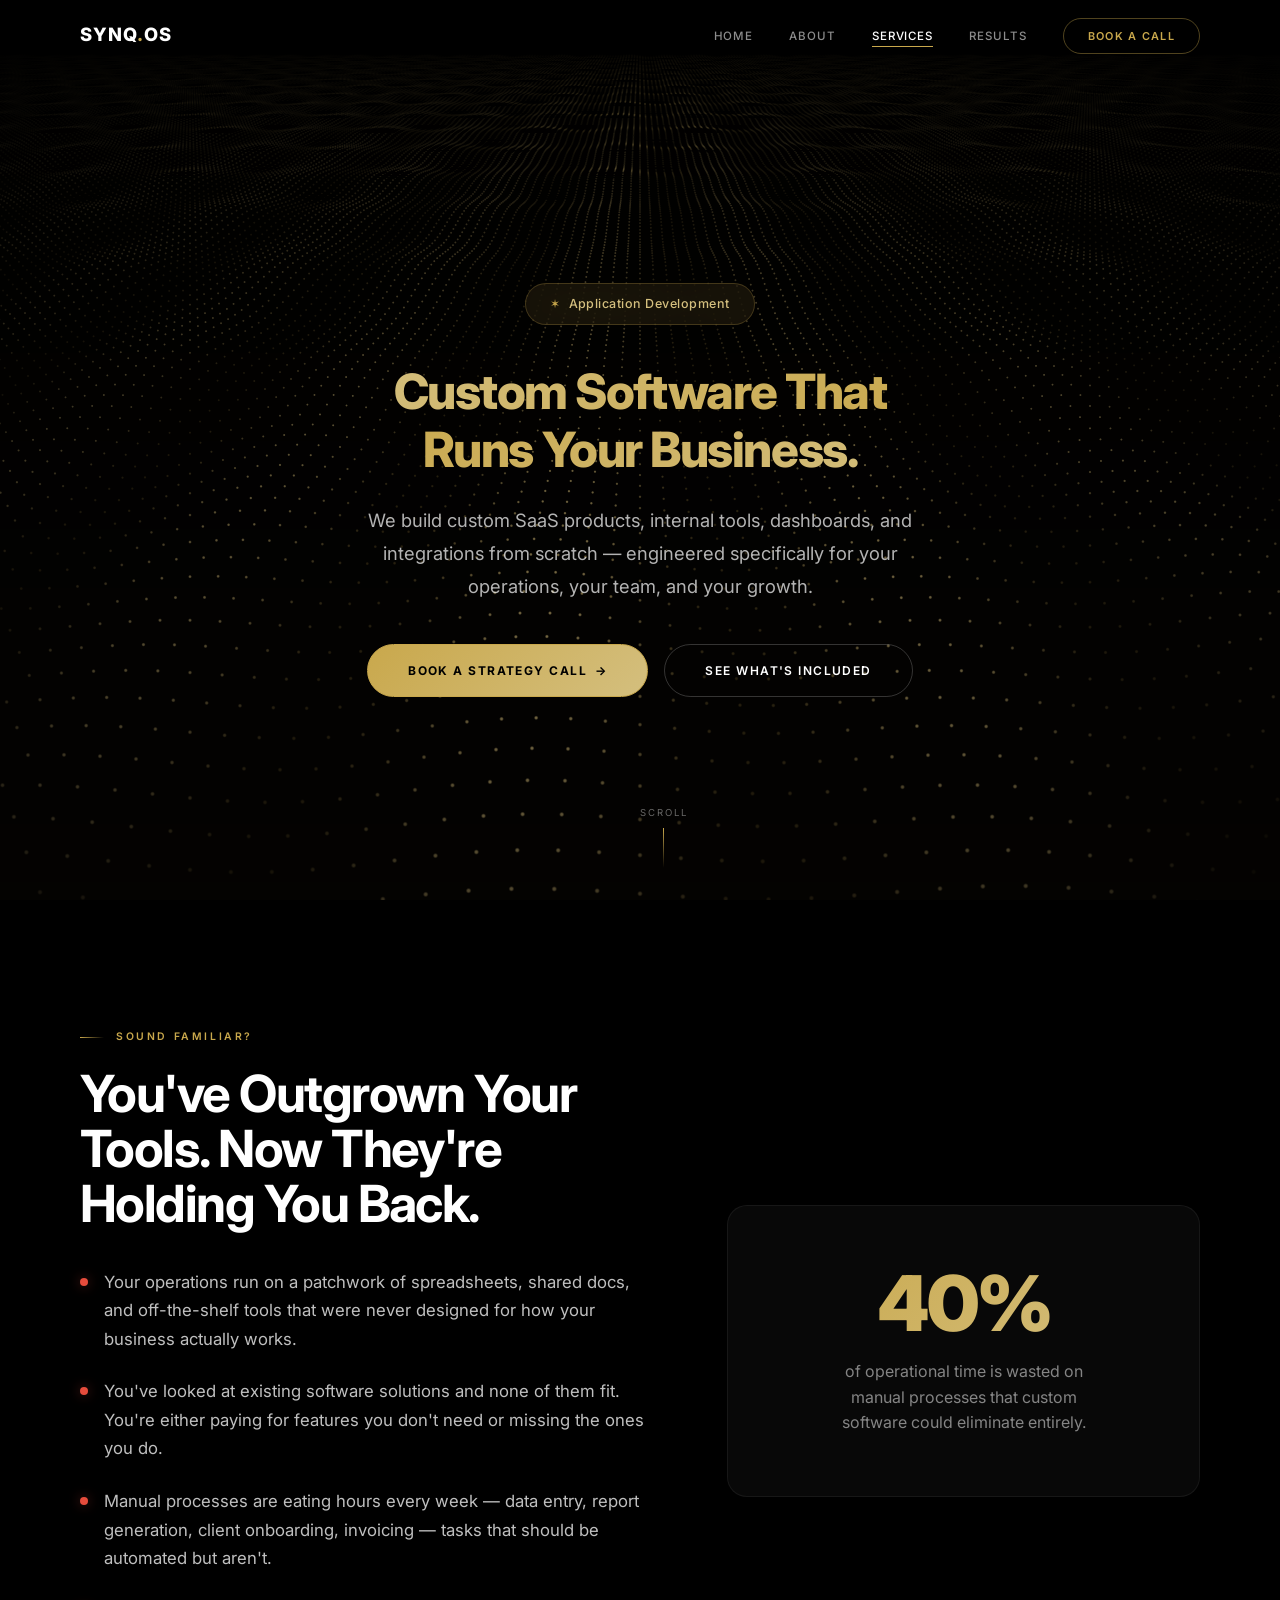
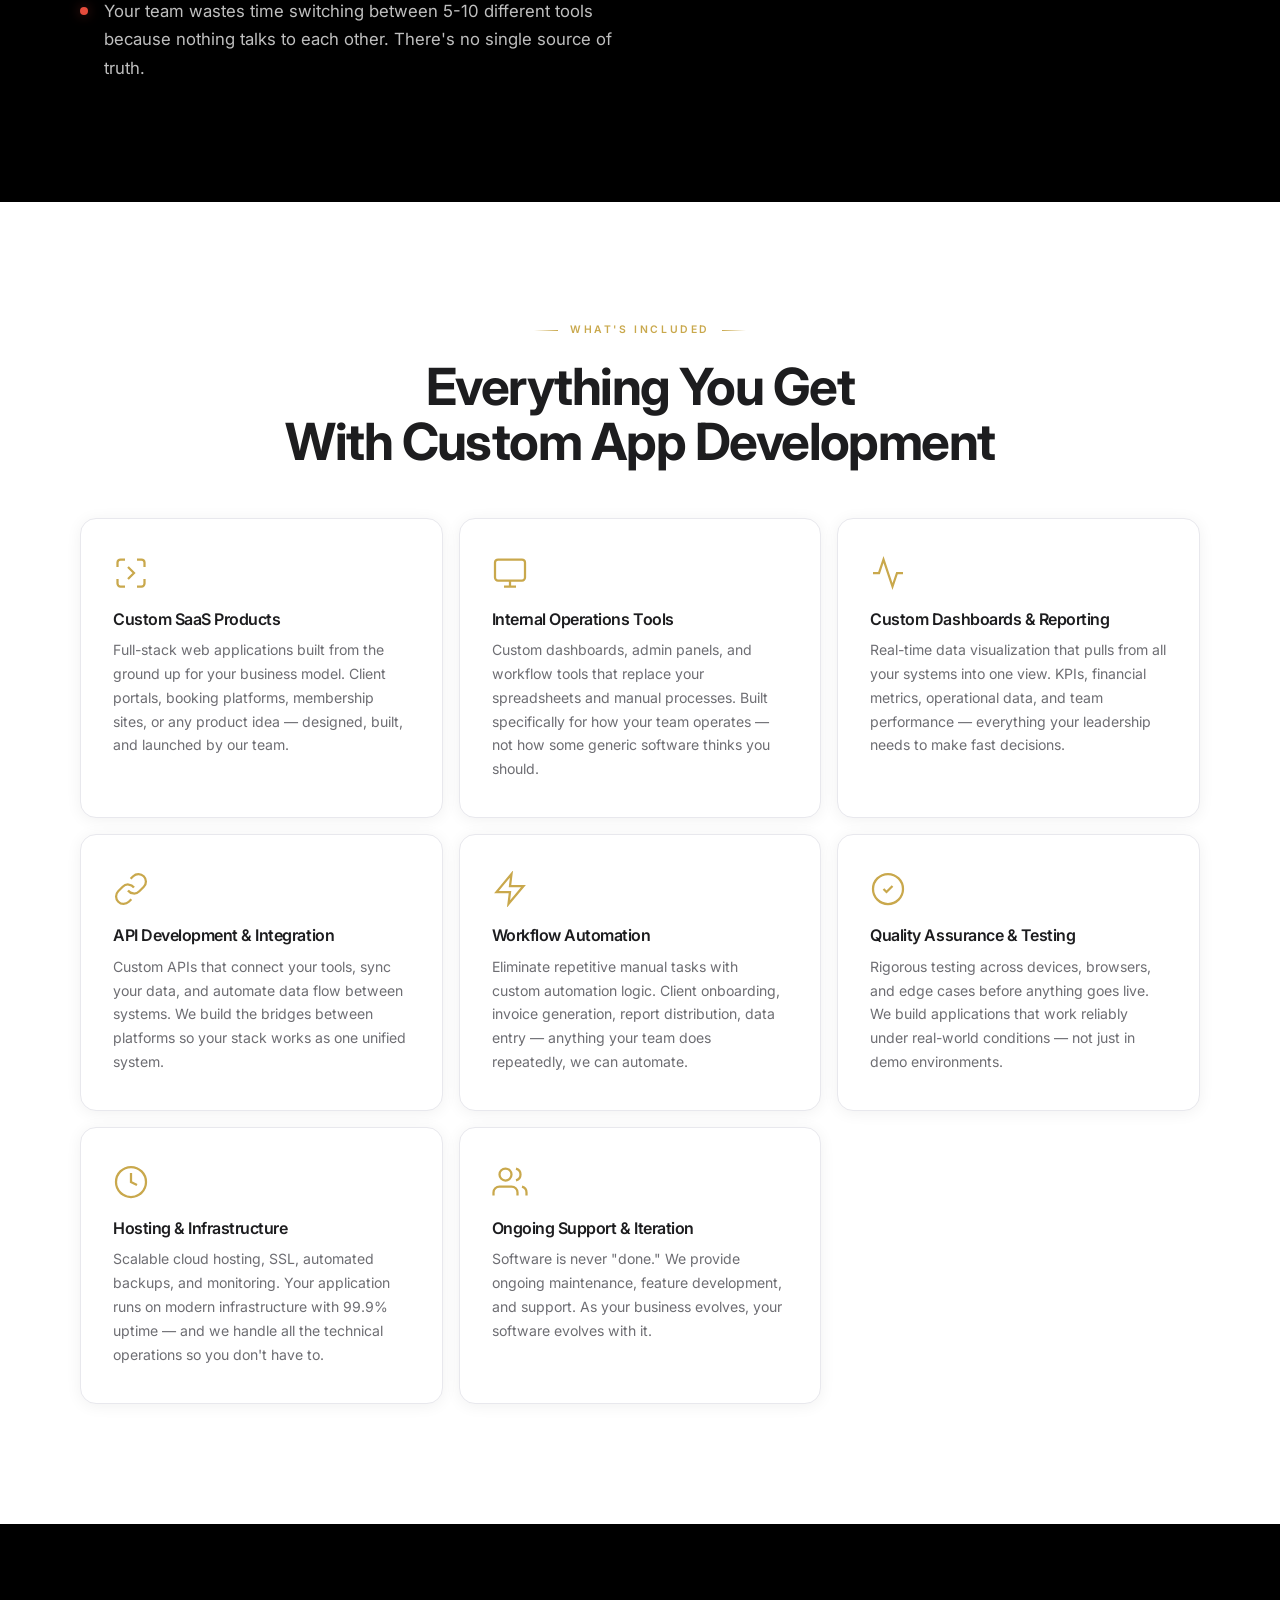
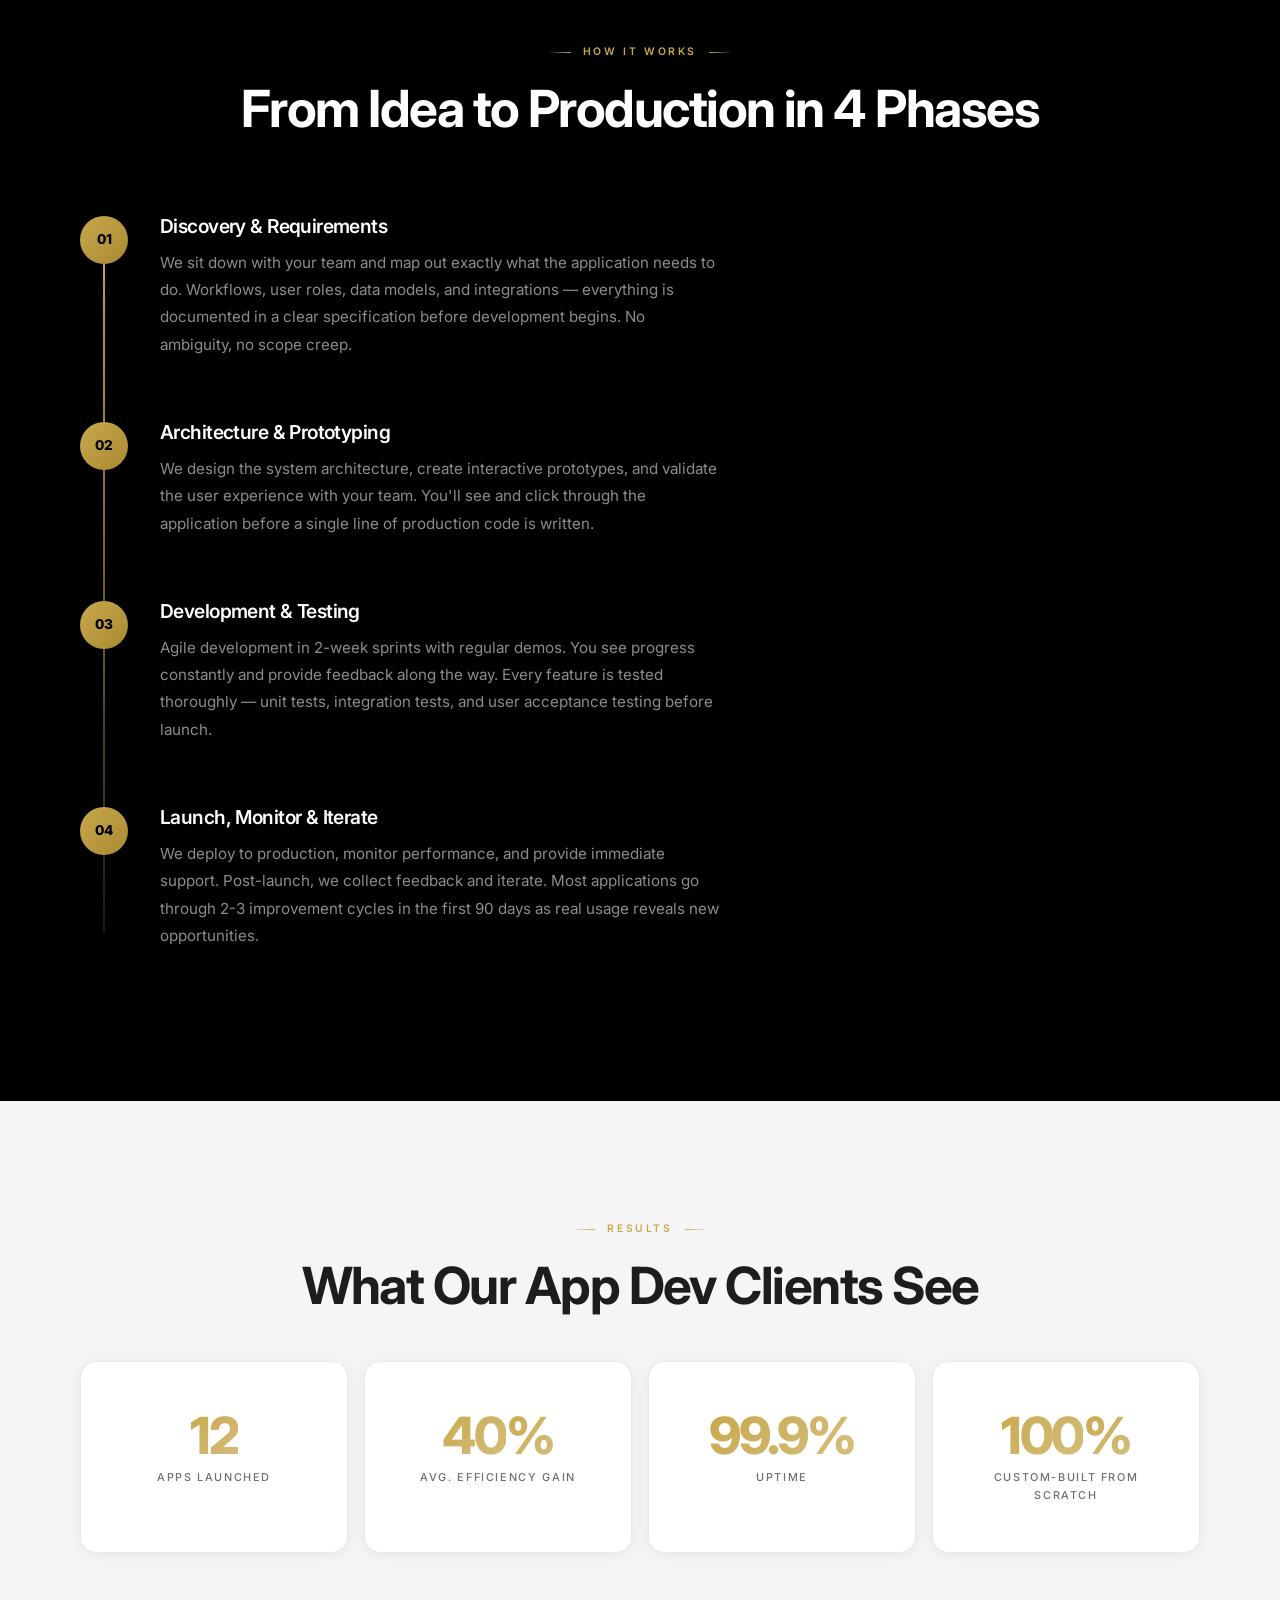
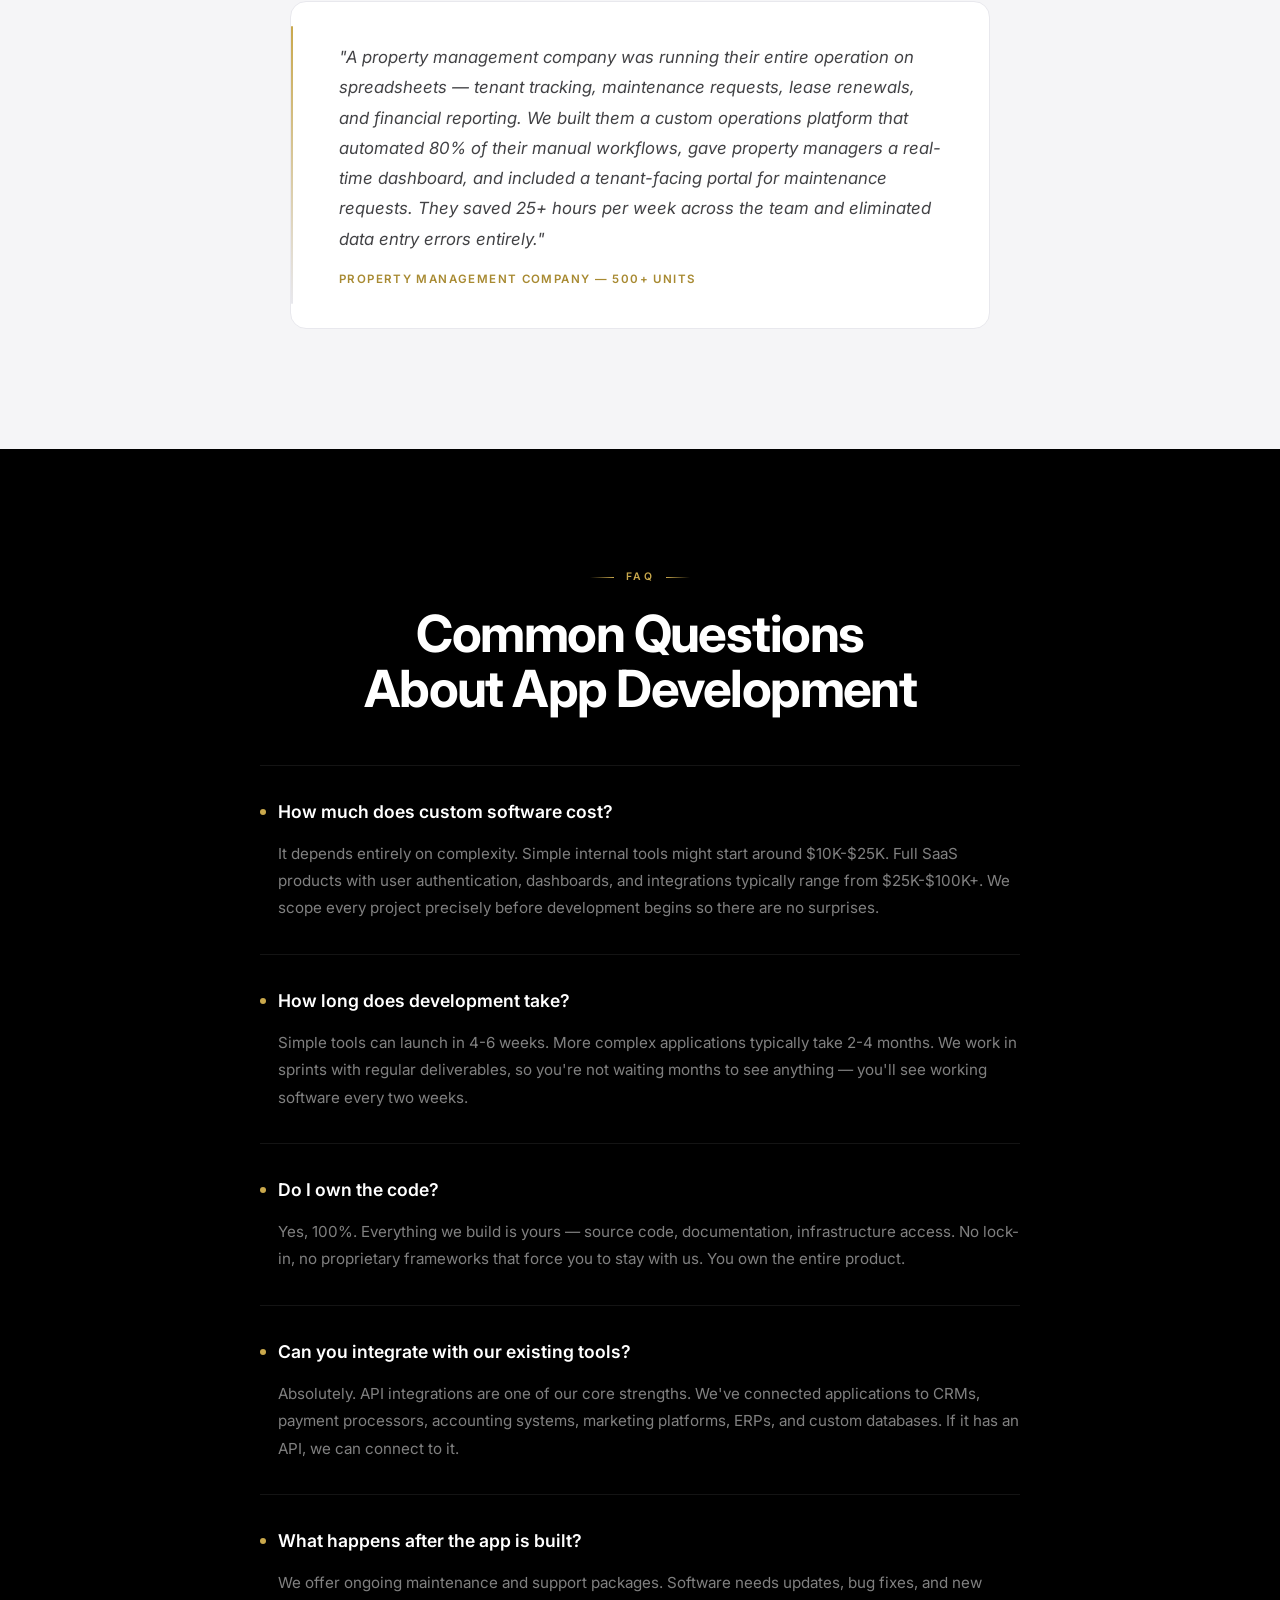
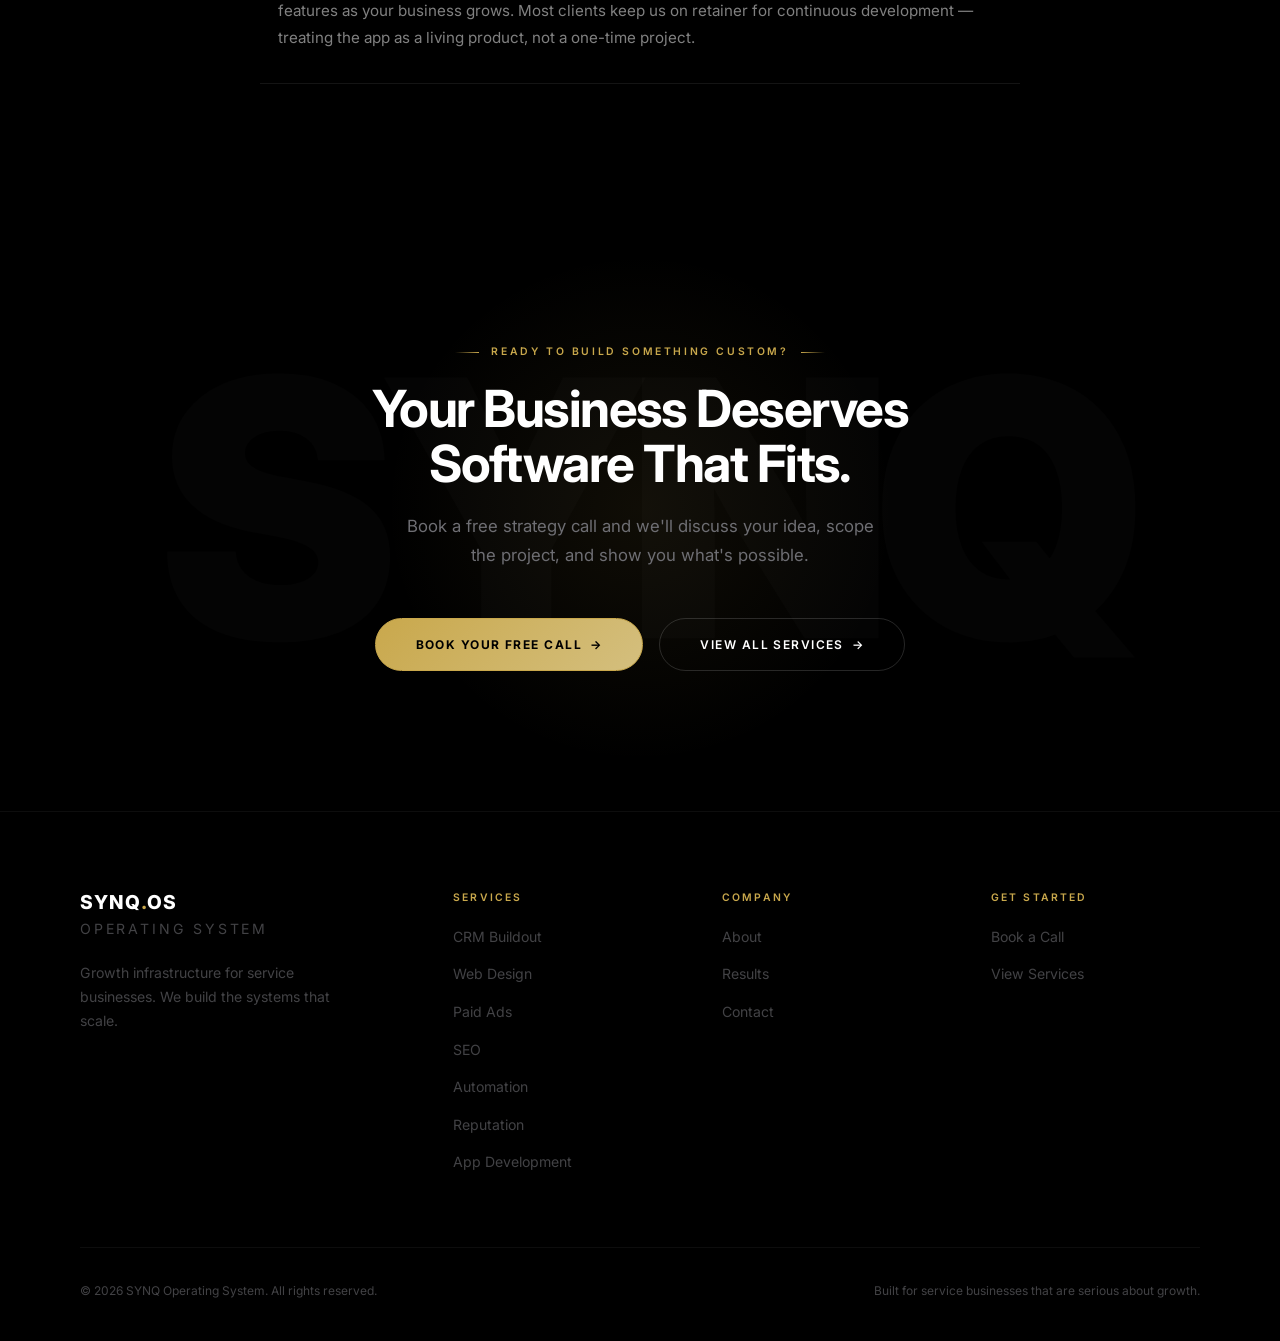
<file: services/app-dev.html>
<!DOCTYPE html>
<html lang="en">
<head>
  <meta charset="UTF-8" />
  <meta name="viewport" content="width=device-width, initial-scale=1.0" />
  <title>Application Development — SYNQ OS</title>
  <meta name="description" content="Custom-built SaaS products, internal tools, dashboards, integrations, and APIs engineered to run, automate, and scale any business operation. By SYNQ OS." />
  <link rel="stylesheet" href="../css/style.css" />
</head>
<body>

  <!-- NAV -->
  <nav class="nav nav--dark" id="nav">
    <div class="container">
      <div class="nav__inner">
        <a href="../index.html" class="nav__logo">SYNQ<span>.</span>OS</a>
        <ul class="nav__links" id="navLinks">
          <li><a href="../index.html">Home</a></li>
          <li><a href="../about.html">About</a></li>
          <li><a href="../services.html" class="active">Services</a></li>
          <li><a href="../results.html">Results</a></li>
          <li><a href="../contact.html" class="nav__cta">Book a Call</a></li>
        </ul>
        <div class="nav__toggle" id="navToggle" aria-label="Toggle menu">
          <span></span>
          <span></span>
          <span></span>
        </div>
      </div>
    </div>
  </nav>

  <!-- HERO -->
  <section class="shader-hero service-hero" id="shaderHero">
    <canvas class="shader-hero__canvas" id="shaderCanvas"></canvas>
    <div class="shader-hero__content">
      <div class="shader-hero__badge shader-hero__fade-in">
        <span class="shader-hero__badge-icon">&#10038;</span>
        Application Development
      </div>
      <h1 class="shader-hero__h1">
        <span class="shader-hero__line1 shader-hero__fade-in shader-hero__delay-1">Custom Software That</span>
        <span class="shader-hero__line2 shader-hero__fade-in shader-hero__delay-2">Runs Your Business.</span>
      </h1>
      <p class="shader-hero__sub shader-hero__fade-in shader-hero__delay-3">We build custom SaaS products, internal tools, dashboards, and integrations from scratch — engineered specifically for your operations, your team, and your growth.</p>
      <div class="shader-hero__actions shader-hero__fade-in shader-hero__delay-4">
        <a href="../contact.html" class="btn btn--gold">Book a Strategy Call <span class="btn__arrow">&rarr;</span></a>
        <a href="#included" class="btn btn--outline" style="color:#fff;border-color:rgba(255,255,255,.2);">See What's Included</a>
      </div>
    </div>
    <div class="service-hero__scroll-indicator">
      <span>Scroll</span>
    </div>
  </section>

  <!-- PROBLEM / PAIN POINTS -->
  <section class="pain-section">
    <div class="container">
      <div class="pain-section__grid">
        <div class="reveal-left">
          <span class="label">Sound Familiar?</span>
          <h2 style="margin-bottom:36px;">You've Outgrown Your Tools. Now They're Holding You Back.</h2>
          <ul class="pain-list">
            <li>Your operations run on a patchwork of spreadsheets, shared docs, and off-the-shelf tools that were never designed for how your business actually works.</li>
            <li>You've looked at existing software solutions and none of them fit. You're either paying for features you don't need or missing the ones you do.</li>
            <li>Manual processes are eating hours every week — data entry, report generation, client onboarding, invoicing — tasks that should be automated but aren't.</li>
            <li>Your team wastes time switching between 5-10 different tools because nothing talks to each other. There's no single source of truth.</li>
          </ul>
        </div>
        <div class="reveal-right">
          <div class="pain-stat">
            <div class="pain-stat__number">40%</div>
            <div class="pain-stat__caption">of operational time is wasted on manual processes that custom software could eliminate entirely.</div>
          </div>
        </div>
      </div>
    </div>
  </section>

  <!-- WHAT'S INCLUDED -->
  <section class="section" id="included">
    <div class="container">
      <div class="service-detail__header reveal" style="text-align:center;">
        <span class="label label--center">What's Included</span>
        <h2>Everything You Get<br />With Custom App Development</h2>
      </div>
      <div class="service-detail__grid stagger-children">
        <div class="service-detail__item">
          <div class="service-detail__icon">
            <svg viewBox="0 0 24 24" fill="none" stroke="currentColor" stroke-width="1.5"><path d="M8 3H5a2 2 0 0 0-2 2v3"/><path d="M21 8V5a2 2 0 0 0-2-2h-3"/><path d="M3 16v3a2 2 0 0 0 2 2h3"/><path d="M16 21h3a2 2 0 0 0 2-2v-3"/><path d="m10 8 4 4-4 4"/></svg>
          </div>
          <h4>Custom SaaS Products</h4>
          <p>Full-stack web applications built from the ground up for your business model. Client portals, booking platforms, membership sites, or any product idea — designed, built, and launched by our team.</p>
        </div>
        <div class="service-detail__item">
          <div class="service-detail__icon">
            <svg viewBox="0 0 24 24" fill="none" stroke="currentColor" stroke-width="1.5"><rect x="2" y="3" width="20" height="14" rx="2"/><path d="M8 21h8M12 17v4"/></svg>
          </div>
          <h4>Internal Operations Tools</h4>
          <p>Custom dashboards, admin panels, and workflow tools that replace your spreadsheets and manual processes. Built specifically for how your team operates — not how some generic software thinks you should.</p>
        </div>
        <div class="service-detail__item">
          <div class="service-detail__icon">
            <svg viewBox="0 0 24 24" fill="none" stroke="currentColor" stroke-width="1.5"><path d="M22 12h-4l-3 9L9 3l-3 9H2"/></svg>
          </div>
          <h4>Custom Dashboards & Reporting</h4>
          <p>Real-time data visualization that pulls from all your systems into one view. KPIs, financial metrics, operational data, and team performance — everything your leadership needs to make fast decisions.</p>
        </div>
        <div class="service-detail__item">
          <div class="service-detail__icon">
            <svg viewBox="0 0 24 24" fill="none" stroke="currentColor" stroke-width="1.5"><path d="M10 13a5 5 0 0 0 7.54.54l3-3a5 5 0 0 0-7.07-7.07l-1.72 1.71"/><path d="M14 11a5 5 0 0 0-7.54-.54l-3 3a5 5 0 0 0 7.07 7.07l1.71-1.71"/></svg>
          </div>
          <h4>API Development & Integration</h4>
          <p>Custom APIs that connect your tools, sync your data, and automate data flow between systems. We build the bridges between platforms so your stack works as one unified system.</p>
        </div>
        <div class="service-detail__item">
          <div class="service-detail__icon">
            <svg viewBox="0 0 24 24" fill="none" stroke="currentColor" stroke-width="1.5"><path d="M13 2L3 14h9l-1 8 10-12h-9l1-8z"/></svg>
          </div>
          <h4>Workflow Automation</h4>
          <p>Eliminate repetitive manual tasks with custom automation logic. Client onboarding, invoice generation, report distribution, data entry — anything your team does repeatedly, we can automate.</p>
        </div>
        <div class="service-detail__item">
          <div class="service-detail__icon">
            <svg viewBox="0 0 24 24" fill="none" stroke="currentColor" stroke-width="1.5"><path d="M12 22c5.523 0 10-4.477 10-10S17.523 2 12 2 2 6.477 2 12s4.477 10 10 10z"/><path d="m9 12 2 2 4-4"/></svg>
          </div>
          <h4>Quality Assurance & Testing</h4>
          <p>Rigorous testing across devices, browsers, and edge cases before anything goes live. We build applications that work reliably under real-world conditions — not just in demo environments.</p>
        </div>
        <div class="service-detail__item">
          <div class="service-detail__icon">
            <svg viewBox="0 0 24 24" fill="none" stroke="currentColor" stroke-width="1.5"><path d="M12 22c5.523 0 10-4.477 10-10S17.523 2 12 2 2 6.477 2 12s4.477 10 10 10z"/><path d="M12 6v6l4 2"/></svg>
          </div>
          <h4>Hosting & Infrastructure</h4>
          <p>Scalable cloud hosting, SSL, automated backups, and monitoring. Your application runs on modern infrastructure with 99.9% uptime — and we handle all the technical operations so you don't have to.</p>
        </div>
        <div class="service-detail__item">
          <div class="service-detail__icon">
            <svg viewBox="0 0 24 24" fill="none" stroke="currentColor" stroke-width="1.5"><path d="M17 21v-2a4 4 0 0 0-4-4H5a4 4 0 0 0-4 4v2"/><circle cx="9" cy="7" r="4"/><path d="M23 21v-2a4 4 0 0 0-3-3.87"/><path d="M16 3.13a4 4 0 0 1 0 7.75"/></svg>
          </div>
          <h4>Ongoing Support & Iteration</h4>
          <p>Software is never "done." We provide ongoing maintenance, feature development, and support. As your business evolves, your software evolves with it.</p>
        </div>
      </div>
    </div>
  </section>

  <!-- HOW IT WORKS -->
  <section class="section section--dark">
    <div class="container">
      <div class="service-detail__header reveal" style="text-align:center;">
        <span class="label label--center">How It Works</span>
        <h2>From Idea to Production in 4 Phases</h2>
      </div>
      <div class="service-detail__steps--timeline stagger-children">
        <div class="service-detail__step--timeline">
          <div class="service-detail__step-num">01</div>
          <div class="service-detail__step--timeline-content">
            <h3>Discovery & Requirements</h3>
            <p>We sit down with your team and map out exactly what the application needs to do. Workflows, user roles, data models, and integrations — everything is documented in a clear specification before development begins. No ambiguity, no scope creep.</p>
          </div>
        </div>
        <div class="service-detail__step--timeline">
          <div class="service-detail__step-num">02</div>
          <div class="service-detail__step--timeline-content">
            <h3>Architecture & Prototyping</h3>
            <p>We design the system architecture, create interactive prototypes, and validate the user experience with your team. You'll see and click through the application before a single line of production code is written.</p>
          </div>
        </div>
        <div class="service-detail__step--timeline">
          <div class="service-detail__step-num">03</div>
          <div class="service-detail__step--timeline-content">
            <h3>Development & Testing</h3>
            <p>Agile development in 2-week sprints with regular demos. You see progress constantly and provide feedback along the way. Every feature is tested thoroughly — unit tests, integration tests, and user acceptance testing before launch.</p>
          </div>
        </div>
        <div class="service-detail__step--timeline">
          <div class="service-detail__step-num">04</div>
          <div class="service-detail__step--timeline-content">
            <h3>Launch, Monitor & Iterate</h3>
            <p>We deploy to production, monitor performance, and provide immediate support. Post-launch, we collect feedback and iterate. Most applications go through 2-3 improvement cycles in the first 90 days as real usage reveals new opportunities.</p>
          </div>
        </div>
      </div>
    </div>
  </section>

  <!-- RESULTS / PROOF -->
  <section class="section section--elevated">
    <div class="container">
      <div class="service-detail__header reveal" style="text-align:center;">
        <span class="label label--center">Results</span>
        <h2>What Our App Dev Clients See</h2>
      </div>
      <div class="results-stats stagger-children">
        <div class="result-stat">
          <div class="result-stat__number"><span data-target="12">0</span></div>
          <div class="result-stat__label">Apps Launched</div>
        </div>
        <div class="result-stat">
          <div class="result-stat__number"><span data-target="40">0</span><span>%</span></div>
          <div class="result-stat__label">Avg. Efficiency Gain</div>
        </div>
        <div class="result-stat">
          <div class="result-stat__number"><span data-target="99" data-suffix=".9%">0</span></div>
          <div class="result-stat__label">Uptime</div>
        </div>
        <div class="result-stat">
          <div class="result-stat__number"><span data-target="100">0</span><span>%</span></div>
          <div class="result-stat__label">Custom-Built From Scratch</div>
        </div>
      </div>
      <div class="case-study-mini reveal">
        <p class="case-study-mini__text">"A property management company was running their entire operation on spreadsheets — tenant tracking, maintenance requests, lease renewals, and financial reporting. We built them a custom operations platform that automated 80% of their manual workflows, gave property managers a real-time dashboard, and included a tenant-facing portal for maintenance requests. They saved 25+ hours per week across the team and eliminated data entry errors entirely."</p>
        <div class="case-study-mini__attr">Property Management Company &mdash; 500+ Units</div>
      </div>
    </div>
  </section>

  <!-- FAQ -->
  <section class="section section--dark faq-section">
    <div class="container">
      <div class="service-detail__header reveal" style="text-align:center;">
        <span class="label label--center">FAQ</span>
        <h2>Common Questions<br />About App Development</h2>
      </div>
      <div class="faq-section__grid">
        <div class="faq-item reveal">
          <div class="faq-item__q">How much does custom software cost?</div>
          <div class="faq-item__a">It depends entirely on complexity. Simple internal tools might start around $10K-$25K. Full SaaS products with user authentication, dashboards, and integrations typically range from $25K-$100K+. We scope every project precisely before development begins so there are no surprises.</div>
        </div>
        <div class="faq-item reveal">
          <div class="faq-item__q">How long does development take?</div>
          <div class="faq-item__a">Simple tools can launch in 4-6 weeks. More complex applications typically take 2-4 months. We work in sprints with regular deliverables, so you're not waiting months to see anything — you'll see working software every two weeks.</div>
        </div>
        <div class="faq-item reveal">
          <div class="faq-item__q">Do I own the code?</div>
          <div class="faq-item__a">Yes, 100%. Everything we build is yours — source code, documentation, infrastructure access. No lock-in, no proprietary frameworks that force you to stay with us. You own the entire product.</div>
        </div>
        <div class="faq-item reveal">
          <div class="faq-item__q">Can you integrate with our existing tools?</div>
          <div class="faq-item__a">Absolutely. API integrations are one of our core strengths. We've connected applications to CRMs, payment processors, accounting systems, marketing platforms, ERPs, and custom databases. If it has an API, we can connect to it.</div>
        </div>
        <div class="faq-item reveal">
          <div class="faq-item__q">What happens after the app is built?</div>
          <div class="faq-item__a">We offer ongoing maintenance and support packages. Software needs updates, bug fixes, and new features as your business grows. Most clients keep us on retainer for continuous development — treating the app as a living product, not a one-time project.</div>
        </div>
      </div>
    </div>
  </section>

  <!-- FINAL CTA -->
  <div class="cta-section">
    <div class="cta-section__glow"></div>
    <div class="container" style="position:relative;z-index:1;">
      <div class="reveal">
        <span class="label label--center" style="margin-bottom:20px;">Ready to Build Something Custom?</span>
        <h2>Your Business Deserves<br />Software That Fits.</h2>
        <p>Book a free strategy call and we'll discuss your idea, scope the project, and show you what's possible.</p>
        <div style="display:flex;gap:16px;justify-content:center;flex-wrap:wrap;">
          <a href="../contact.html" class="btn btn--gold">Book Your Free Call <span class="btn__arrow">&rarr;</span></a>
          <a href="../services.html" class="btn btn--outline" style="color:#fff;border-color:rgba(255,255,255,.15);">View All Services <span class="btn__arrow">&rarr;</span></a>
        </div>
      </div>
    </div>
  </div>

  <!-- FOOTER -->
  <footer class="footer">
    <div class="container">
      <div class="footer__inner">
        <div class="footer__brand">
          <h3>SYNQ<span>.</span>OS</h3>
          <p class="footer__brand__sub">Operating System</p>
          <p>Growth infrastructure for service businesses. We build the systems that scale.</p>
        </div>
        <div class="footer__col">
          <h4>Services</h4>
          <ul>
            <li><a href="crm.html">CRM Buildout</a></li>
            <li><a href="web-design.html">Web Design</a></li>
            <li><a href="ads.html">Paid Ads</a></li>
            <li><a href="seo.html">SEO</a></li>
            <li><a href="automation.html">Automation</a></li>
            <li><a href="reputation.html">Reputation</a></li>
            <li><a href="app-dev.html">App Development</a></li>
          </ul>
        </div>
        <div class="footer__col">
          <h4>Company</h4>
          <ul>
            <li><a href="../about.html">About</a></li>
            <li><a href="../results.html">Results</a></li>
            <li><a href="../contact.html">Contact</a></li>
          </ul>
        </div>
        <div class="footer__col">
          <h4>Get Started</h4>
          <ul>
            <li><a href="../contact.html">Book a Call</a></li>
            <li><a href="../services.html">View Services</a></li>
          </ul>
        </div>
      </div>
      <div class="footer__bottom">
        <p>&copy; 2026 SYNQ Operating System. All rights reserved.</p>
        <p>Built for service businesses that are serious about growth.</p>
      </div>
    </div>
  </footer>

  <script src="../js/main.js"></script>
</body>
</html>
</file>
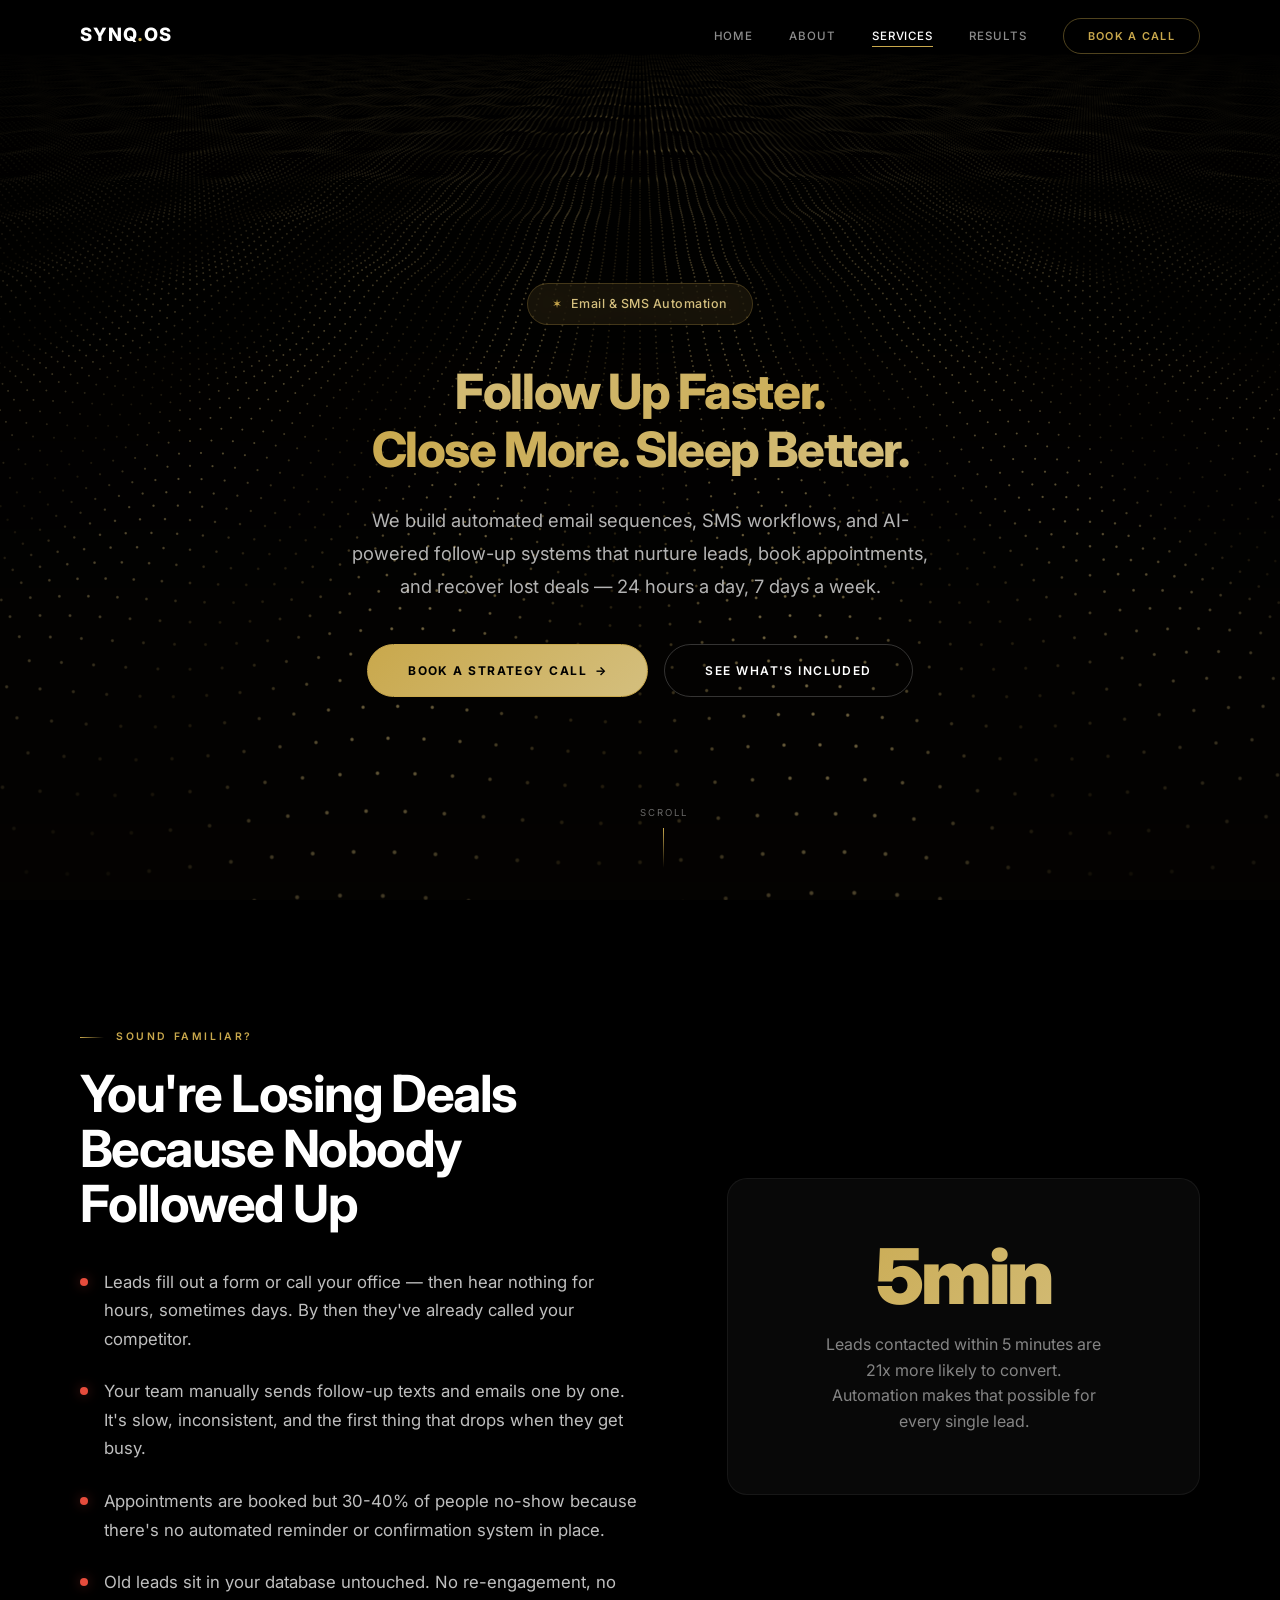
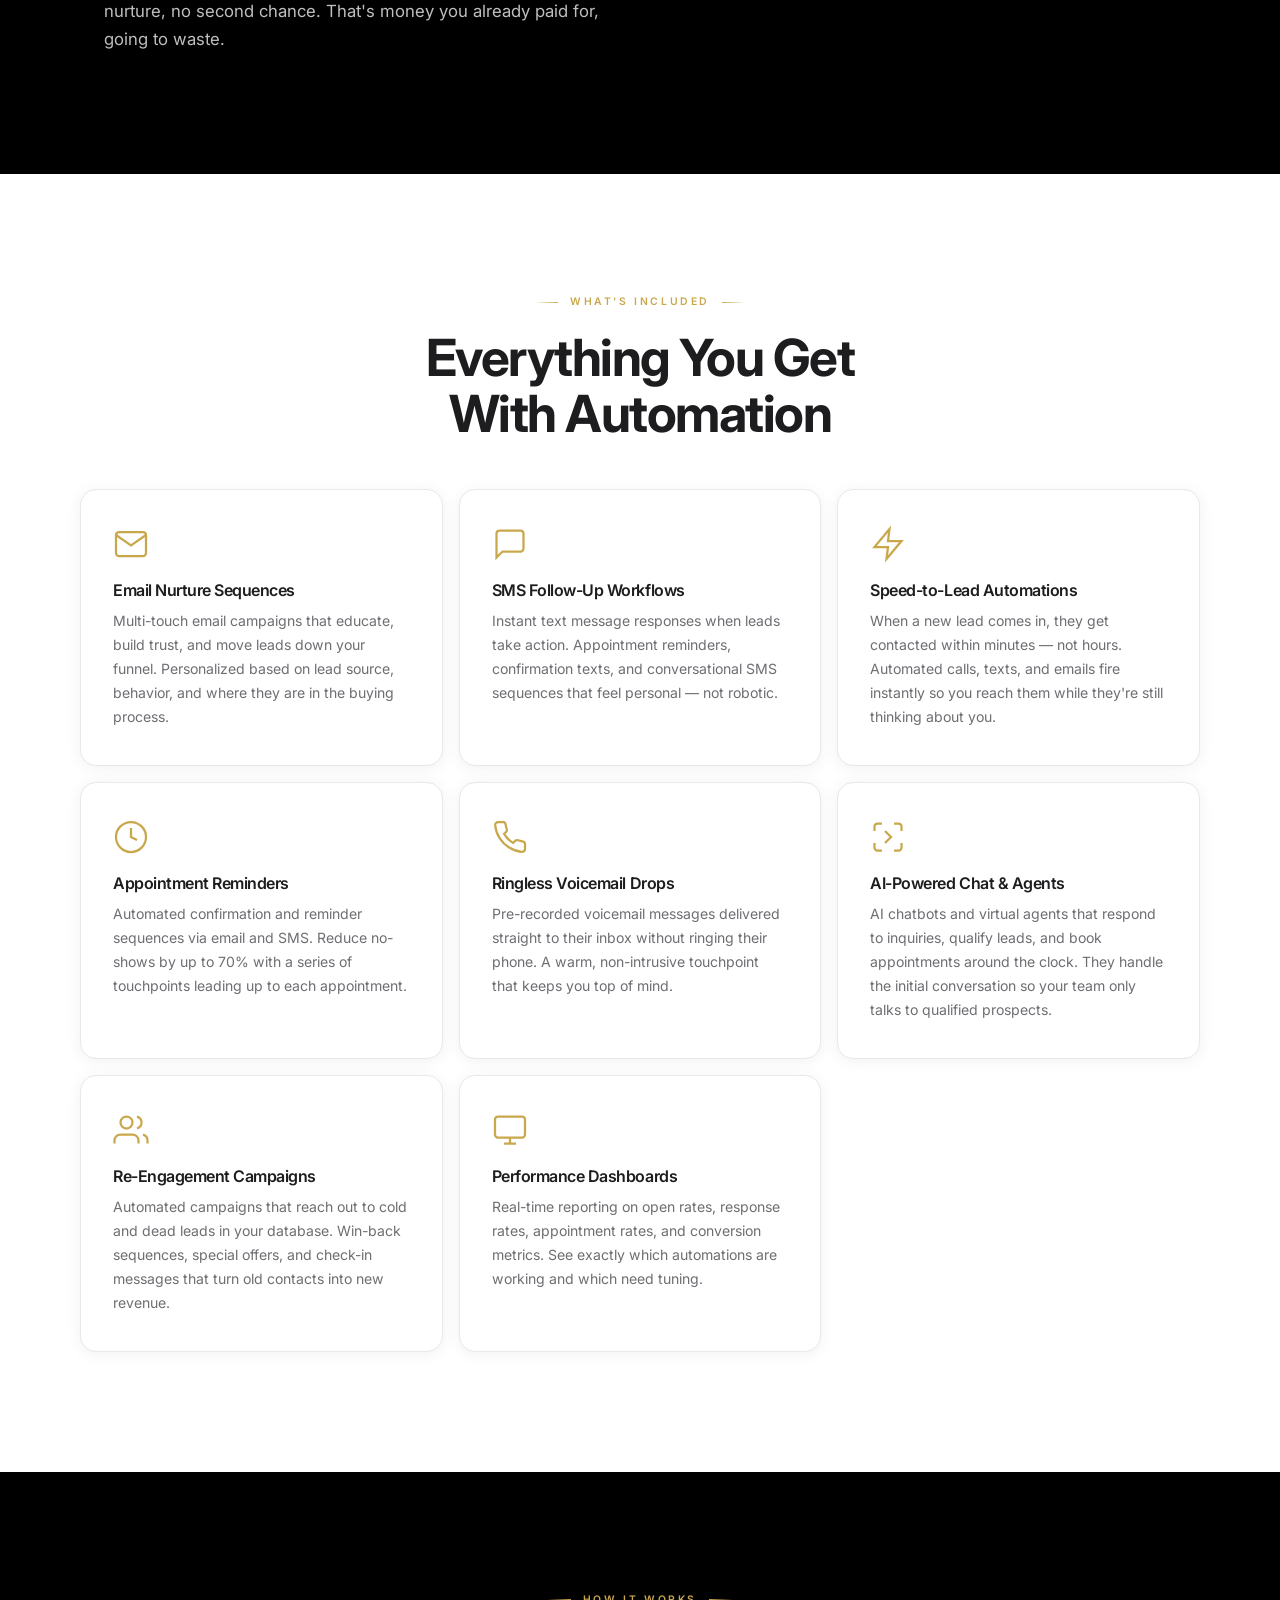
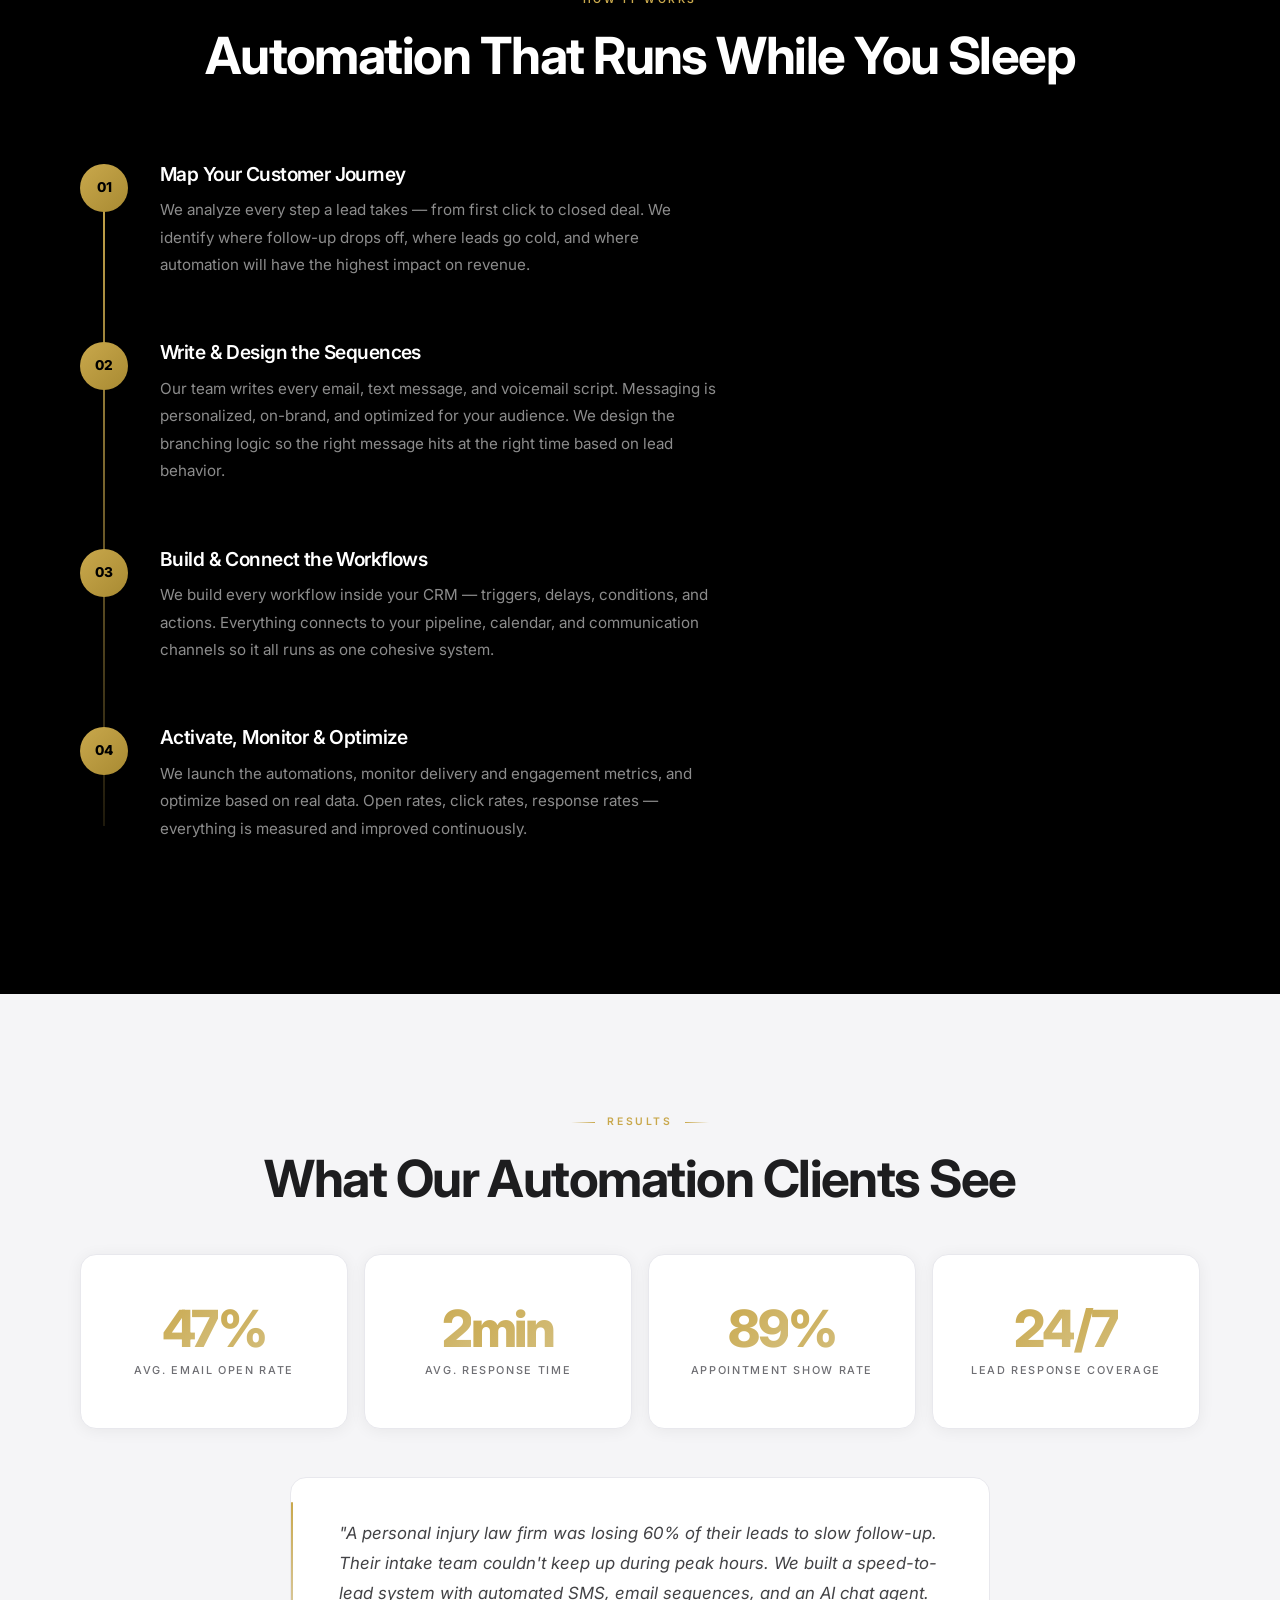
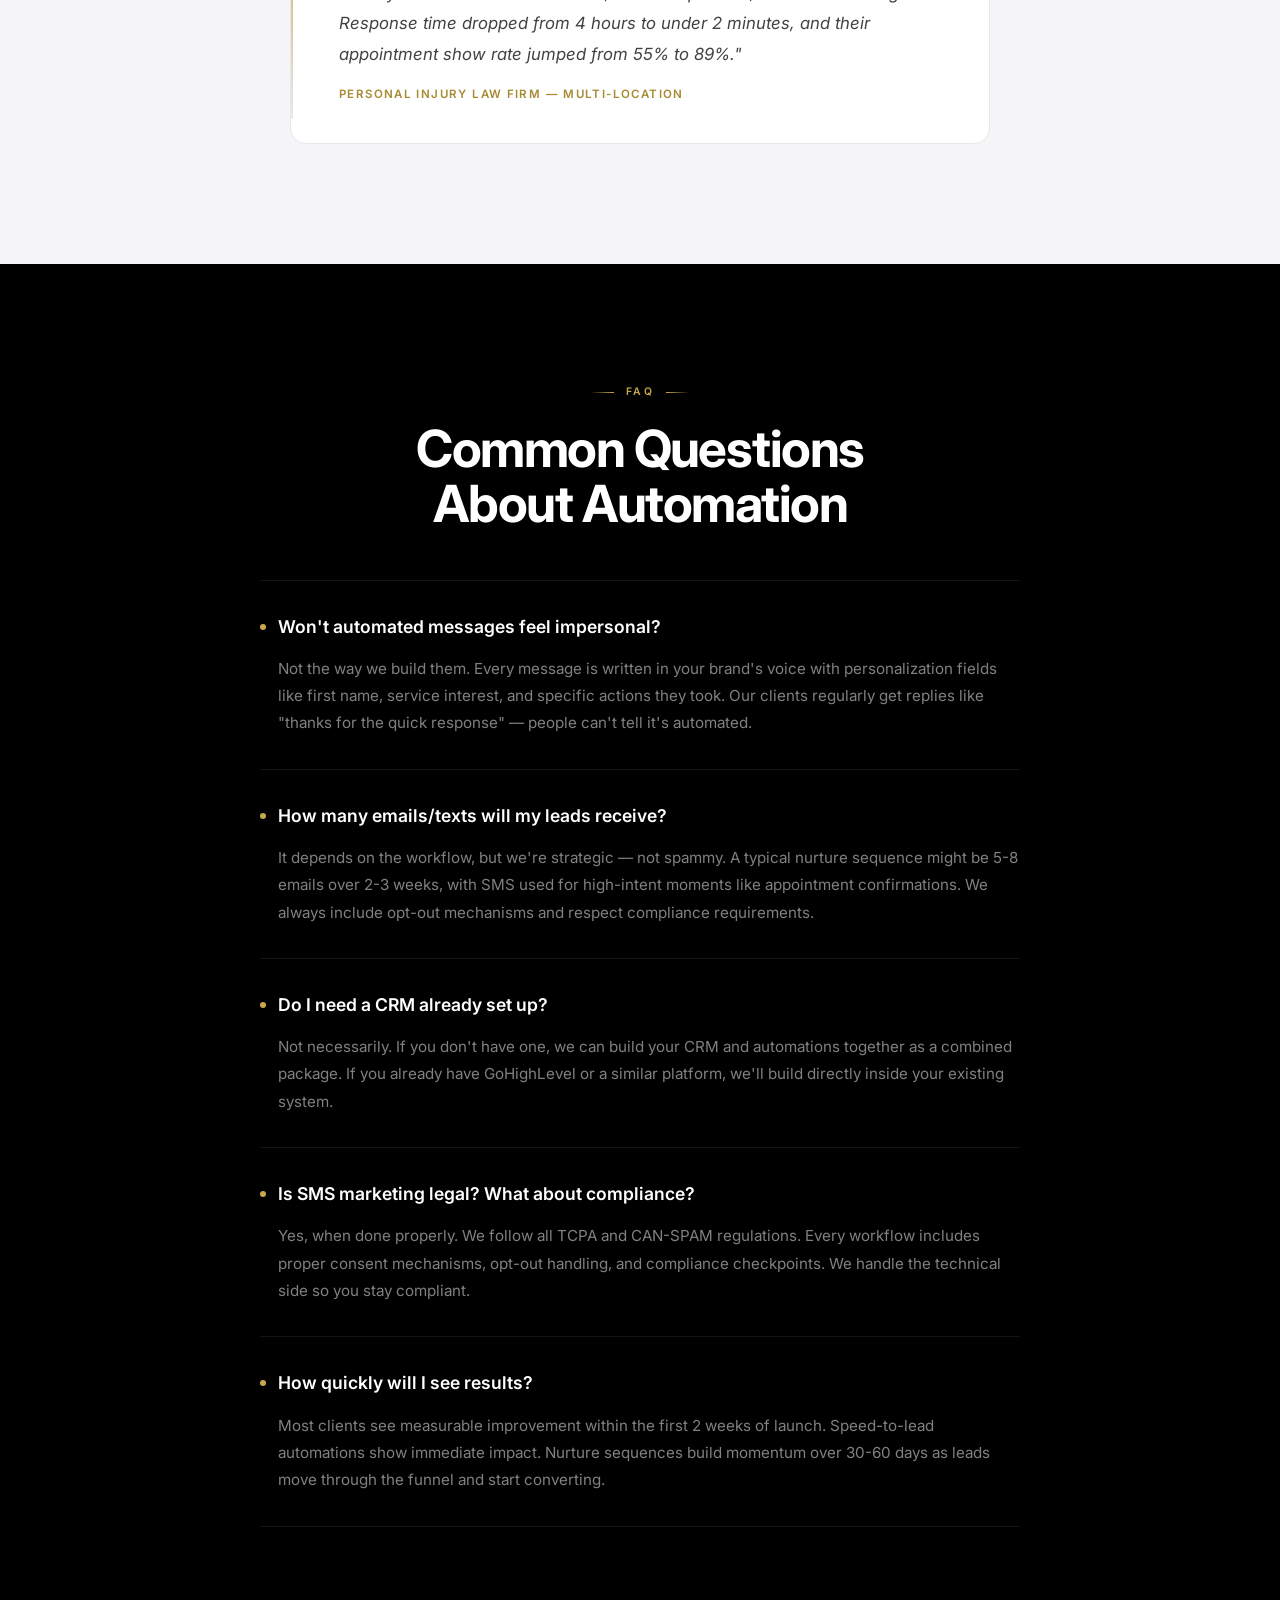
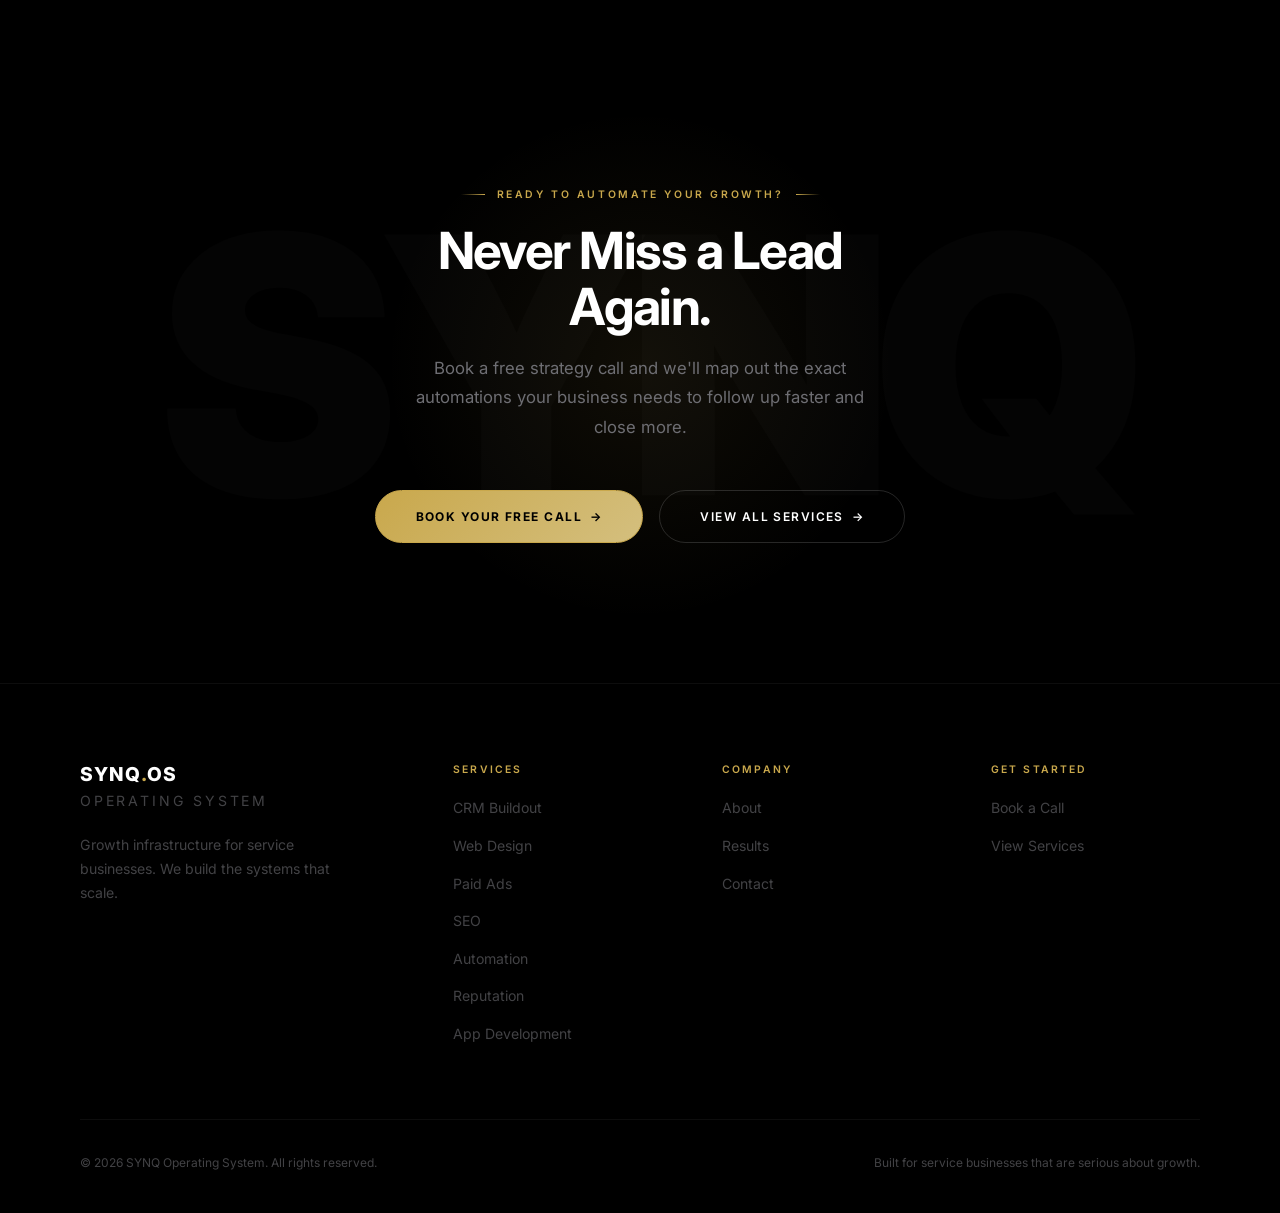
<file: services/automation.html>
<!DOCTYPE html>
<html lang="en">
<head>
  <meta charset="UTF-8" />
  <meta name="viewport" content="width=device-width, initial-scale=1.0" />
  <title>Email & SMS Automation — SYNQ OS</title>
  <meta name="description" content="Automated email sequences, SMS workflows, AI agents, and voicemail drops that work 24/7 so you don't have to. Built by SYNQ OS." />
  <link rel="stylesheet" href="../css/style.css" />
</head>
<body>

  <!-- NAV -->
  <nav class="nav nav--dark" id="nav">
    <div class="container">
      <div class="nav__inner">
        <a href="../index.html" class="nav__logo">SYNQ<span>.</span>OS</a>
        <ul class="nav__links" id="navLinks">
          <li><a href="../index.html">Home</a></li>
          <li><a href="../about.html">About</a></li>
          <li><a href="../services.html" class="active">Services</a></li>
          <li><a href="../results.html">Results</a></li>
          <li><a href="../contact.html" class="nav__cta">Book a Call</a></li>
        </ul>
        <div class="nav__toggle" id="navToggle" aria-label="Toggle menu">
          <span></span>
          <span></span>
          <span></span>
        </div>
      </div>
    </div>
  </nav>

  <!-- HERO -->
  <section class="shader-hero service-hero" id="shaderHero">
    <canvas class="shader-hero__canvas" id="shaderCanvas"></canvas>
    <div class="shader-hero__content">
      <div class="shader-hero__badge shader-hero__fade-in">
        <span class="shader-hero__badge-icon">&#10038;</span>
        Email & SMS Automation
      </div>
      <h1 class="shader-hero__h1">
        <span class="shader-hero__line1 shader-hero__fade-in shader-hero__delay-1">Follow Up Faster.</span>
        <span class="shader-hero__line2 shader-hero__fade-in shader-hero__delay-2">Close More. Sleep Better.</span>
      </h1>
      <p class="shader-hero__sub shader-hero__fade-in shader-hero__delay-3">We build automated email sequences, SMS workflows, and AI-powered follow-up systems that nurture leads, book appointments, and recover lost deals — 24 hours a day, 7 days a week.</p>
      <div class="shader-hero__actions shader-hero__fade-in shader-hero__delay-4">
        <a href="../contact.html" class="btn btn--gold">Book a Strategy Call <span class="btn__arrow">&rarr;</span></a>
        <a href="#included" class="btn btn--outline" style="color:#fff;border-color:rgba(255,255,255,.2);">See What's Included</a>
      </div>
    </div>
    <div class="service-hero__scroll-indicator">
      <span>Scroll</span>
    </div>
  </section>

  <!-- PROBLEM / PAIN POINTS -->
  <section class="pain-section">
    <div class="container">
      <div class="pain-section__grid">
        <div class="reveal-left">
          <span class="label">Sound Familiar?</span>
          <h2 style="margin-bottom:36px;">You're Losing Deals Because Nobody Followed Up</h2>
          <ul class="pain-list">
            <li>Leads fill out a form or call your office — then hear nothing for hours, sometimes days. By then they've already called your competitor.</li>
            <li>Your team manually sends follow-up texts and emails one by one. It's slow, inconsistent, and the first thing that drops when they get busy.</li>
            <li>Appointments are booked but 30-40% of people no-show because there's no automated reminder or confirmation system in place.</li>
            <li>Old leads sit in your database untouched. No re-engagement, no nurture, no second chance. That's money you already paid for, going to waste.</li>
          </ul>
        </div>
        <div class="reveal-right">
          <div class="pain-stat">
            <div class="pain-stat__number">5min</div>
            <div class="pain-stat__caption">Leads contacted within 5 minutes are 21x more likely to convert. Automation makes that possible for every single lead.</div>
          </div>
        </div>
      </div>
    </div>
  </section>

  <!-- WHAT'S INCLUDED -->
  <section class="section" id="included">
    <div class="container">
      <div class="service-detail__header reveal" style="text-align:center;">
        <span class="label label--center">What's Included</span>
        <h2>Everything You Get<br />With Automation</h2>
      </div>
      <div class="service-detail__grid stagger-children">
        <div class="service-detail__item">
          <div class="service-detail__icon">
            <svg viewBox="0 0 24 24" fill="none" stroke="currentColor" stroke-width="1.5"><path d="M4 4h16c1.1 0 2 .9 2 2v12c0 1.1-.9 2-2 2H4c-1.1 0-2-.9-2-2V6c0-1.1.9-2 2-2z"/><path d="m22 6-10 7L2 6"/></svg>
          </div>
          <h4>Email Nurture Sequences</h4>
          <p>Multi-touch email campaigns that educate, build trust, and move leads down your funnel. Personalized based on lead source, behavior, and where they are in the buying process.</p>
        </div>
        <div class="service-detail__item">
          <div class="service-detail__icon">
            <svg viewBox="0 0 24 24" fill="none" stroke="currentColor" stroke-width="1.5"><path d="M21 15a2 2 0 0 1-2 2H7l-4 4V5a2 2 0 0 1 2-2h14a2 2 0 0 1 2 2z"/></svg>
          </div>
          <h4>SMS Follow-Up Workflows</h4>
          <p>Instant text message responses when leads take action. Appointment reminders, confirmation texts, and conversational SMS sequences that feel personal — not robotic.</p>
        </div>
        <div class="service-detail__item">
          <div class="service-detail__icon">
            <svg viewBox="0 0 24 24" fill="none" stroke="currentColor" stroke-width="1.5"><path d="M13 2L3 14h9l-1 8 10-12h-9l1-8z"/></svg>
          </div>
          <h4>Speed-to-Lead Automations</h4>
          <p>When a new lead comes in, they get contacted within minutes — not hours. Automated calls, texts, and emails fire instantly so you reach them while they're still thinking about you.</p>
        </div>
        <div class="service-detail__item">
          <div class="service-detail__icon">
            <svg viewBox="0 0 24 24" fill="none" stroke="currentColor" stroke-width="1.5"><path d="M12 22c5.523 0 10-4.477 10-10S17.523 2 12 2 2 6.477 2 12s4.477 10 10 10z"/><path d="M12 6v6l4 2"/></svg>
          </div>
          <h4>Appointment Reminders</h4>
          <p>Automated confirmation and reminder sequences via email and SMS. Reduce no-shows by up to 70% with a series of touchpoints leading up to each appointment.</p>
        </div>
        <div class="service-detail__item">
          <div class="service-detail__icon">
            <svg viewBox="0 0 24 24" fill="none" stroke="currentColor" stroke-width="1.5"><path d="M22 16.92v3a2 2 0 0 1-2.18 2 19.79 19.79 0 0 1-8.63-3.07 19.5 19.5 0 0 1-6-6 19.79 19.79 0 0 1-3.07-8.67A2 2 0 0 1 4.11 2h3a2 2 0 0 1 2 1.72c.127.96.361 1.903.7 2.81a2 2 0 0 1-.45 2.11L8.09 9.91a16 16 0 0 0 6 6l1.27-1.27a2 2 0 0 1 2.11-.45c.907.339 1.85.573 2.81.7A2 2 0 0 1 22 16.92z"/></svg>
          </div>
          <h4>Ringless Voicemail Drops</h4>
          <p>Pre-recorded voicemail messages delivered straight to their inbox without ringing their phone. A warm, non-intrusive touchpoint that keeps you top of mind.</p>
        </div>
        <div class="service-detail__item">
          <div class="service-detail__icon">
            <svg viewBox="0 0 24 24" fill="none" stroke="currentColor" stroke-width="1.5"><path d="M8 3H5a2 2 0 0 0-2 2v3"/><path d="M21 8V5a2 2 0 0 0-2-2h-3"/><path d="M3 16v3a2 2 0 0 0 2 2h3"/><path d="M16 21h3a2 2 0 0 0 2-2v-3"/><path d="m10 8 4 4-4 4"/></svg>
          </div>
          <h4>AI-Powered Chat & Agents</h4>
          <p>AI chatbots and virtual agents that respond to inquiries, qualify leads, and book appointments around the clock. They handle the initial conversation so your team only talks to qualified prospects.</p>
        </div>
        <div class="service-detail__item">
          <div class="service-detail__icon">
            <svg viewBox="0 0 24 24" fill="none" stroke="currentColor" stroke-width="1.5"><path d="M17 21v-2a4 4 0 0 0-4-4H5a4 4 0 0 0-4 4v2"/><circle cx="9" cy="7" r="4"/><path d="M23 21v-2a4 4 0 0 0-3-3.87"/><path d="M16 3.13a4 4 0 0 1 0 7.75"/></svg>
          </div>
          <h4>Re-Engagement Campaigns</h4>
          <p>Automated campaigns that reach out to cold and dead leads in your database. Win-back sequences, special offers, and check-in messages that turn old contacts into new revenue.</p>
        </div>
        <div class="service-detail__item">
          <div class="service-detail__icon">
            <svg viewBox="0 0 24 24" fill="none" stroke="currentColor" stroke-width="1.5"><rect x="2" y="3" width="20" height="14" rx="2"/><path d="M8 21h8M12 17v4"/></svg>
          </div>
          <h4>Performance Dashboards</h4>
          <p>Real-time reporting on open rates, response rates, appointment rates, and conversion metrics. See exactly which automations are working and which need tuning.</p>
        </div>
      </div>
    </div>
  </section>

  <!-- HOW IT WORKS -->
  <section class="section section--dark">
    <div class="container">
      <div class="service-detail__header reveal" style="text-align:center;">
        <span class="label label--center">How It Works</span>
        <h2>Automation That Runs While You Sleep</h2>
      </div>
      <div class="service-detail__steps--timeline stagger-children">
        <div class="service-detail__step--timeline">
          <div class="service-detail__step-num">01</div>
          <div class="service-detail__step--timeline-content">
            <h3>Map Your Customer Journey</h3>
            <p>We analyze every step a lead takes — from first click to closed deal. We identify where follow-up drops off, where leads go cold, and where automation will have the highest impact on revenue.</p>
          </div>
        </div>
        <div class="service-detail__step--timeline">
          <div class="service-detail__step-num">02</div>
          <div class="service-detail__step--timeline-content">
            <h3>Write & Design the Sequences</h3>
            <p>Our team writes every email, text message, and voicemail script. Messaging is personalized, on-brand, and optimized for your audience. We design the branching logic so the right message hits at the right time based on lead behavior.</p>
          </div>
        </div>
        <div class="service-detail__step--timeline">
          <div class="service-detail__step-num">03</div>
          <div class="service-detail__step--timeline-content">
            <h3>Build & Connect the Workflows</h3>
            <p>We build every workflow inside your CRM — triggers, delays, conditions, and actions. Everything connects to your pipeline, calendar, and communication channels so it all runs as one cohesive system.</p>
          </div>
        </div>
        <div class="service-detail__step--timeline">
          <div class="service-detail__step-num">04</div>
          <div class="service-detail__step--timeline-content">
            <h3>Activate, Monitor & Optimize</h3>
            <p>We launch the automations, monitor delivery and engagement metrics, and optimize based on real data. Open rates, click rates, response rates — everything is measured and improved continuously.</p>
          </div>
        </div>
      </div>
    </div>
  </section>

  <!-- RESULTS / PROOF -->
  <section class="section section--elevated">
    <div class="container">
      <div class="service-detail__header reveal" style="text-align:center;">
        <span class="label label--center">Results</span>
        <h2>What Our Automation Clients See</h2>
      </div>
      <div class="results-stats stagger-children">
        <div class="result-stat">
          <div class="result-stat__number"><span data-target="47">0</span><span>%</span></div>
          <div class="result-stat__label">Avg. Email Open Rate</div>
        </div>
        <div class="result-stat">
          <div class="result-stat__number"><span data-target="2">0</span><span>min</span></div>
          <div class="result-stat__label">Avg. Response Time</div>
        </div>
        <div class="result-stat">
          <div class="result-stat__number"><span data-target="89">0</span><span>%</span></div>
          <div class="result-stat__label">Appointment Show Rate</div>
        </div>
        <div class="result-stat">
          <div class="result-stat__number"><span data-target="24">0</span><span>/7</span></div>
          <div class="result-stat__label">Lead Response Coverage</div>
        </div>
      </div>
      <div class="case-study-mini reveal">
        <p class="case-study-mini__text">"A personal injury law firm was losing 60% of their leads to slow follow-up. Their intake team couldn't keep up during peak hours. We built a speed-to-lead system with automated SMS, email sequences, and an AI chat agent. Response time dropped from 4 hours to under 2 minutes, and their appointment show rate jumped from 55% to 89%."</p>
        <div class="case-study-mini__attr">Personal Injury Law Firm &mdash; Multi-Location</div>
      </div>
    </div>
  </section>

  <!-- FAQ -->
  <section class="section section--dark faq-section">
    <div class="container">
      <div class="service-detail__header reveal" style="text-align:center;">
        <span class="label label--center">FAQ</span>
        <h2>Common Questions<br />About Automation</h2>
      </div>
      <div class="faq-section__grid">
        <div class="faq-item reveal">
          <div class="faq-item__q">Won't automated messages feel impersonal?</div>
          <div class="faq-item__a">Not the way we build them. Every message is written in your brand's voice with personalization fields like first name, service interest, and specific actions they took. Our clients regularly get replies like "thanks for the quick response" — people can't tell it's automated.</div>
        </div>
        <div class="faq-item reveal">
          <div class="faq-item__q">How many emails/texts will my leads receive?</div>
          <div class="faq-item__a">It depends on the workflow, but we're strategic — not spammy. A typical nurture sequence might be 5-8 emails over 2-3 weeks, with SMS used for high-intent moments like appointment confirmations. We always include opt-out mechanisms and respect compliance requirements.</div>
        </div>
        <div class="faq-item reveal">
          <div class="faq-item__q">Do I need a CRM already set up?</div>
          <div class="faq-item__a">Not necessarily. If you don't have one, we can build your CRM and automations together as a combined package. If you already have GoHighLevel or a similar platform, we'll build directly inside your existing system.</div>
        </div>
        <div class="faq-item reveal">
          <div class="faq-item__q">Is SMS marketing legal? What about compliance?</div>
          <div class="faq-item__a">Yes, when done properly. We follow all TCPA and CAN-SPAM regulations. Every workflow includes proper consent mechanisms, opt-out handling, and compliance checkpoints. We handle the technical side so you stay compliant.</div>
        </div>
        <div class="faq-item reveal">
          <div class="faq-item__q">How quickly will I see results?</div>
          <div class="faq-item__a">Most clients see measurable improvement within the first 2 weeks of launch. Speed-to-lead automations show immediate impact. Nurture sequences build momentum over 30-60 days as leads move through the funnel and start converting.</div>
        </div>
      </div>
    </div>
  </section>

  <!-- FINAL CTA -->
  <div class="cta-section">
    <div class="cta-section__glow"></div>
    <div class="container" style="position:relative;z-index:1;">
      <div class="reveal">
        <span class="label label--center" style="margin-bottom:20px;">Ready to Automate Your Growth?</span>
        <h2>Never Miss a Lead<br />Again.</h2>
        <p>Book a free strategy call and we'll map out the exact automations your business needs to follow up faster and close more.</p>
        <div style="display:flex;gap:16px;justify-content:center;flex-wrap:wrap;">
          <a href="../contact.html" class="btn btn--gold">Book Your Free Call <span class="btn__arrow">&rarr;</span></a>
          <a href="../services.html" class="btn btn--outline" style="color:#fff;border-color:rgba(255,255,255,.15);">View All Services <span class="btn__arrow">&rarr;</span></a>
        </div>
      </div>
    </div>
  </div>

  <!-- FOOTER -->
  <footer class="footer">
    <div class="container">
      <div class="footer__inner">
        <div class="footer__brand">
          <h3>SYNQ<span>.</span>OS</h3>
          <p class="footer__brand__sub">Operating System</p>
          <p>Growth infrastructure for service businesses. We build the systems that scale.</p>
        </div>
        <div class="footer__col">
          <h4>Services</h4>
          <ul>
            <li><a href="crm.html">CRM Buildout</a></li>
            <li><a href="web-design.html">Web Design</a></li>
            <li><a href="ads.html">Paid Ads</a></li>
            <li><a href="seo.html">SEO</a></li>
            <li><a href="automation.html">Automation</a></li>
            <li><a href="reputation.html">Reputation</a></li>
            <li><a href="app-dev.html">App Development</a></li>
          </ul>
        </div>
        <div class="footer__col">
          <h4>Company</h4>
          <ul>
            <li><a href="../about.html">About</a></li>
            <li><a href="../results.html">Results</a></li>
            <li><a href="../contact.html">Contact</a></li>
          </ul>
        </div>
        <div class="footer__col">
          <h4>Get Started</h4>
          <ul>
            <li><a href="../contact.html">Book a Call</a></li>
            <li><a href="../services.html">View Services</a></li>
          </ul>
        </div>
      </div>
      <div class="footer__bottom">
        <p>&copy; 2026 SYNQ Operating System. All rights reserved.</p>
        <p>Built for service businesses that are serious about growth.</p>
      </div>
    </div>
  </footer>

  <script src="../js/main.js"></script>
</body>
</html>
</file>
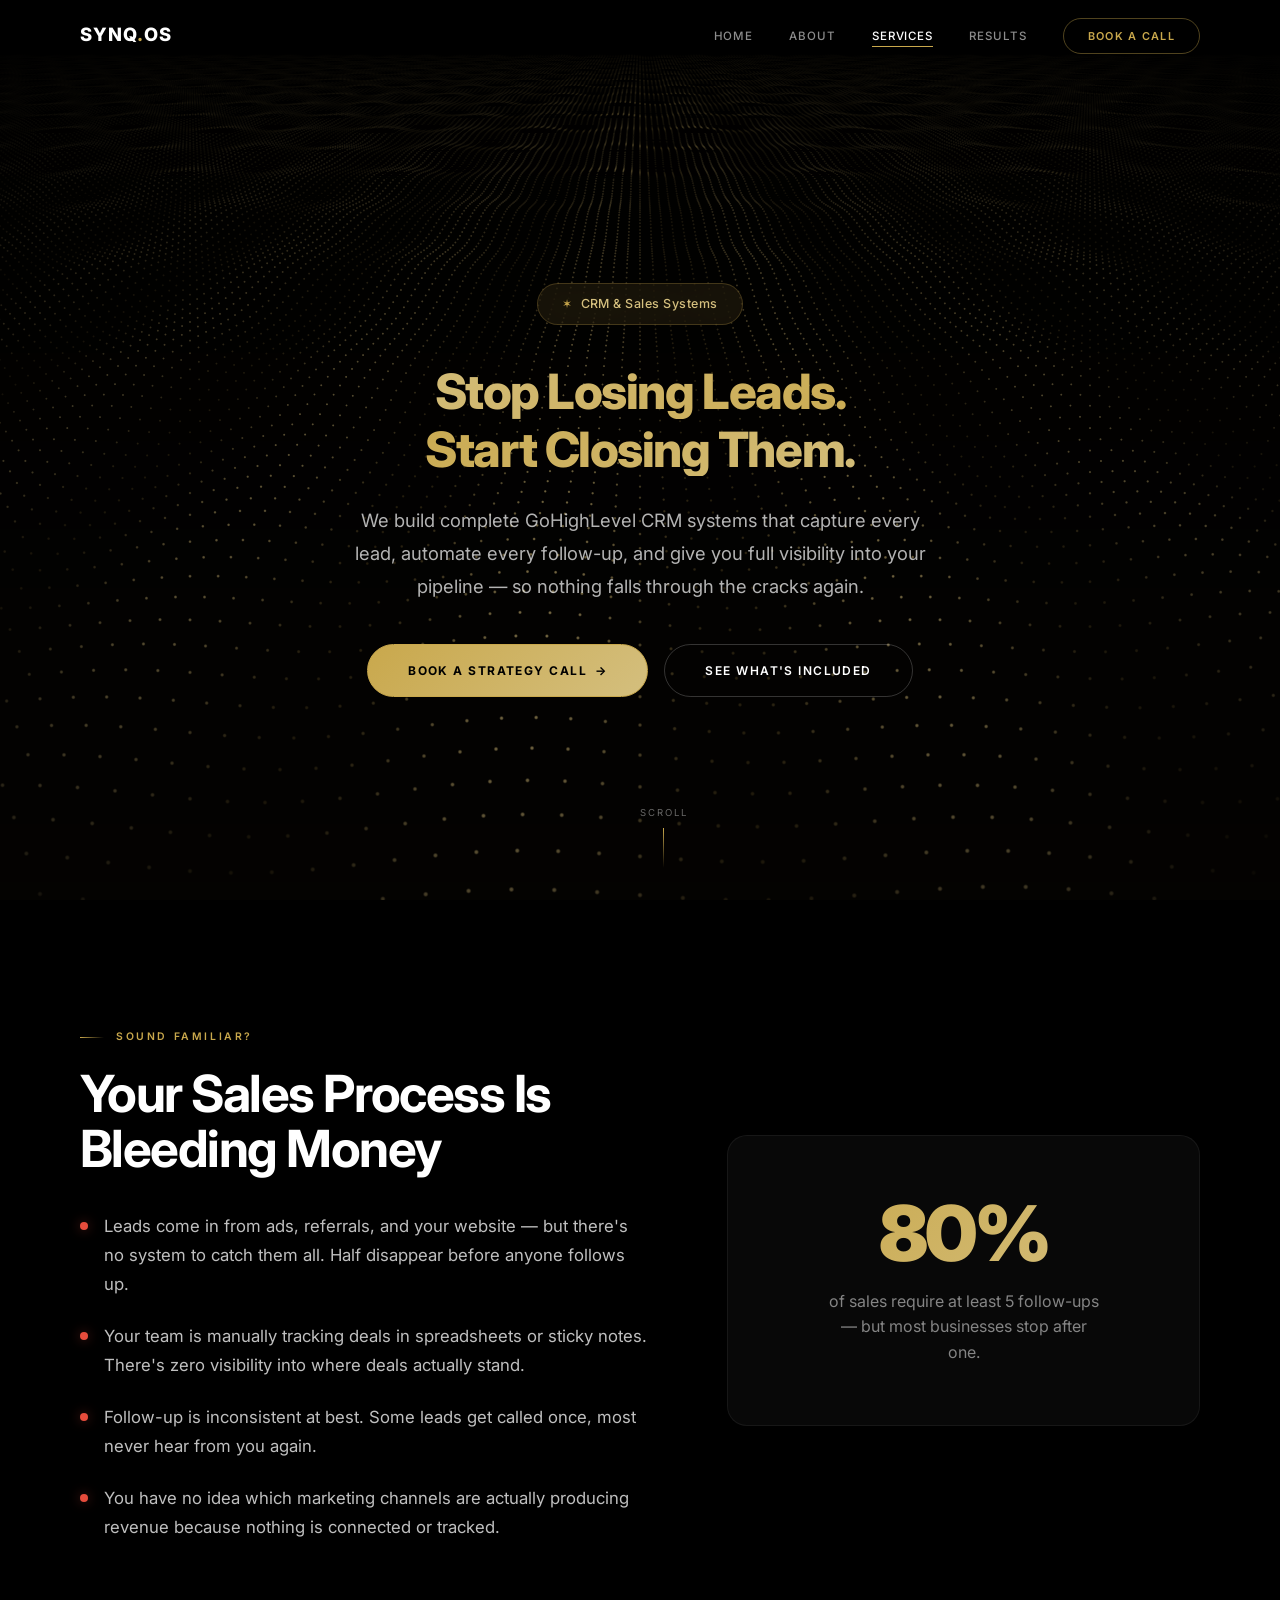
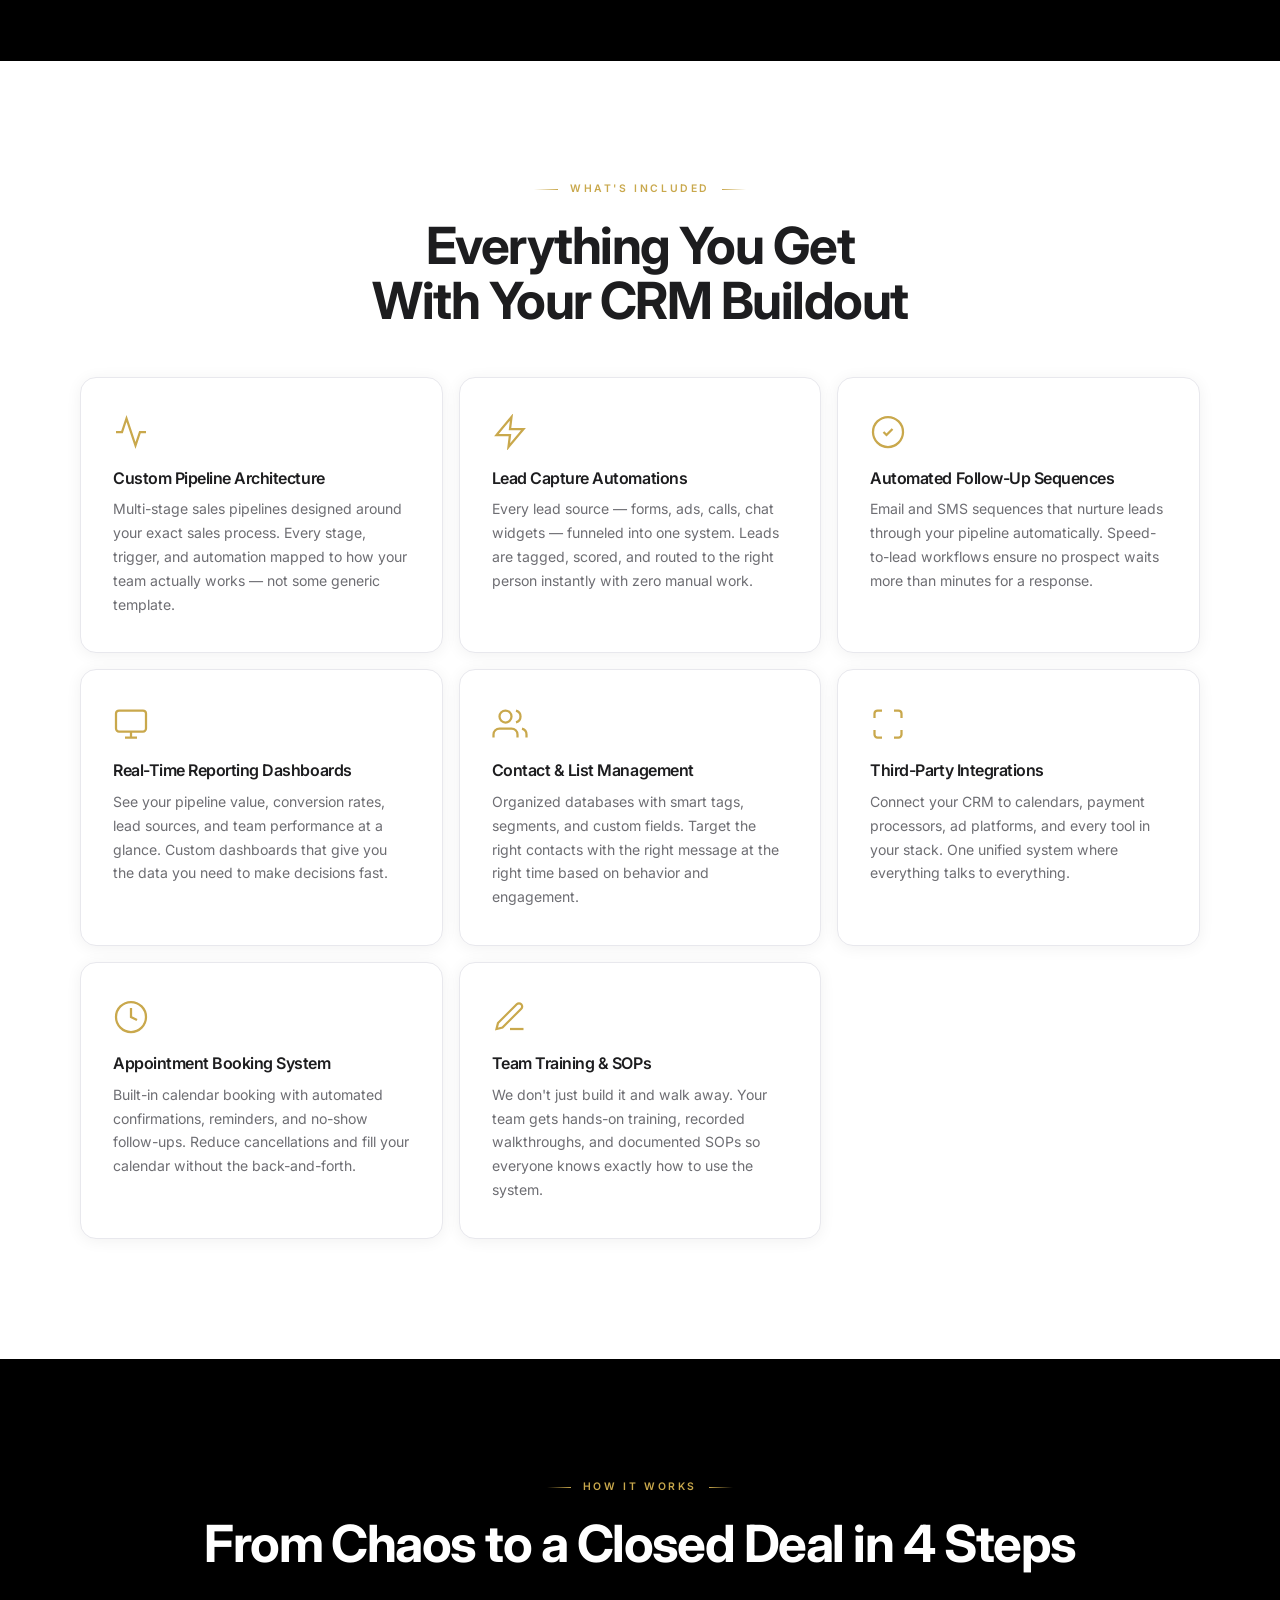
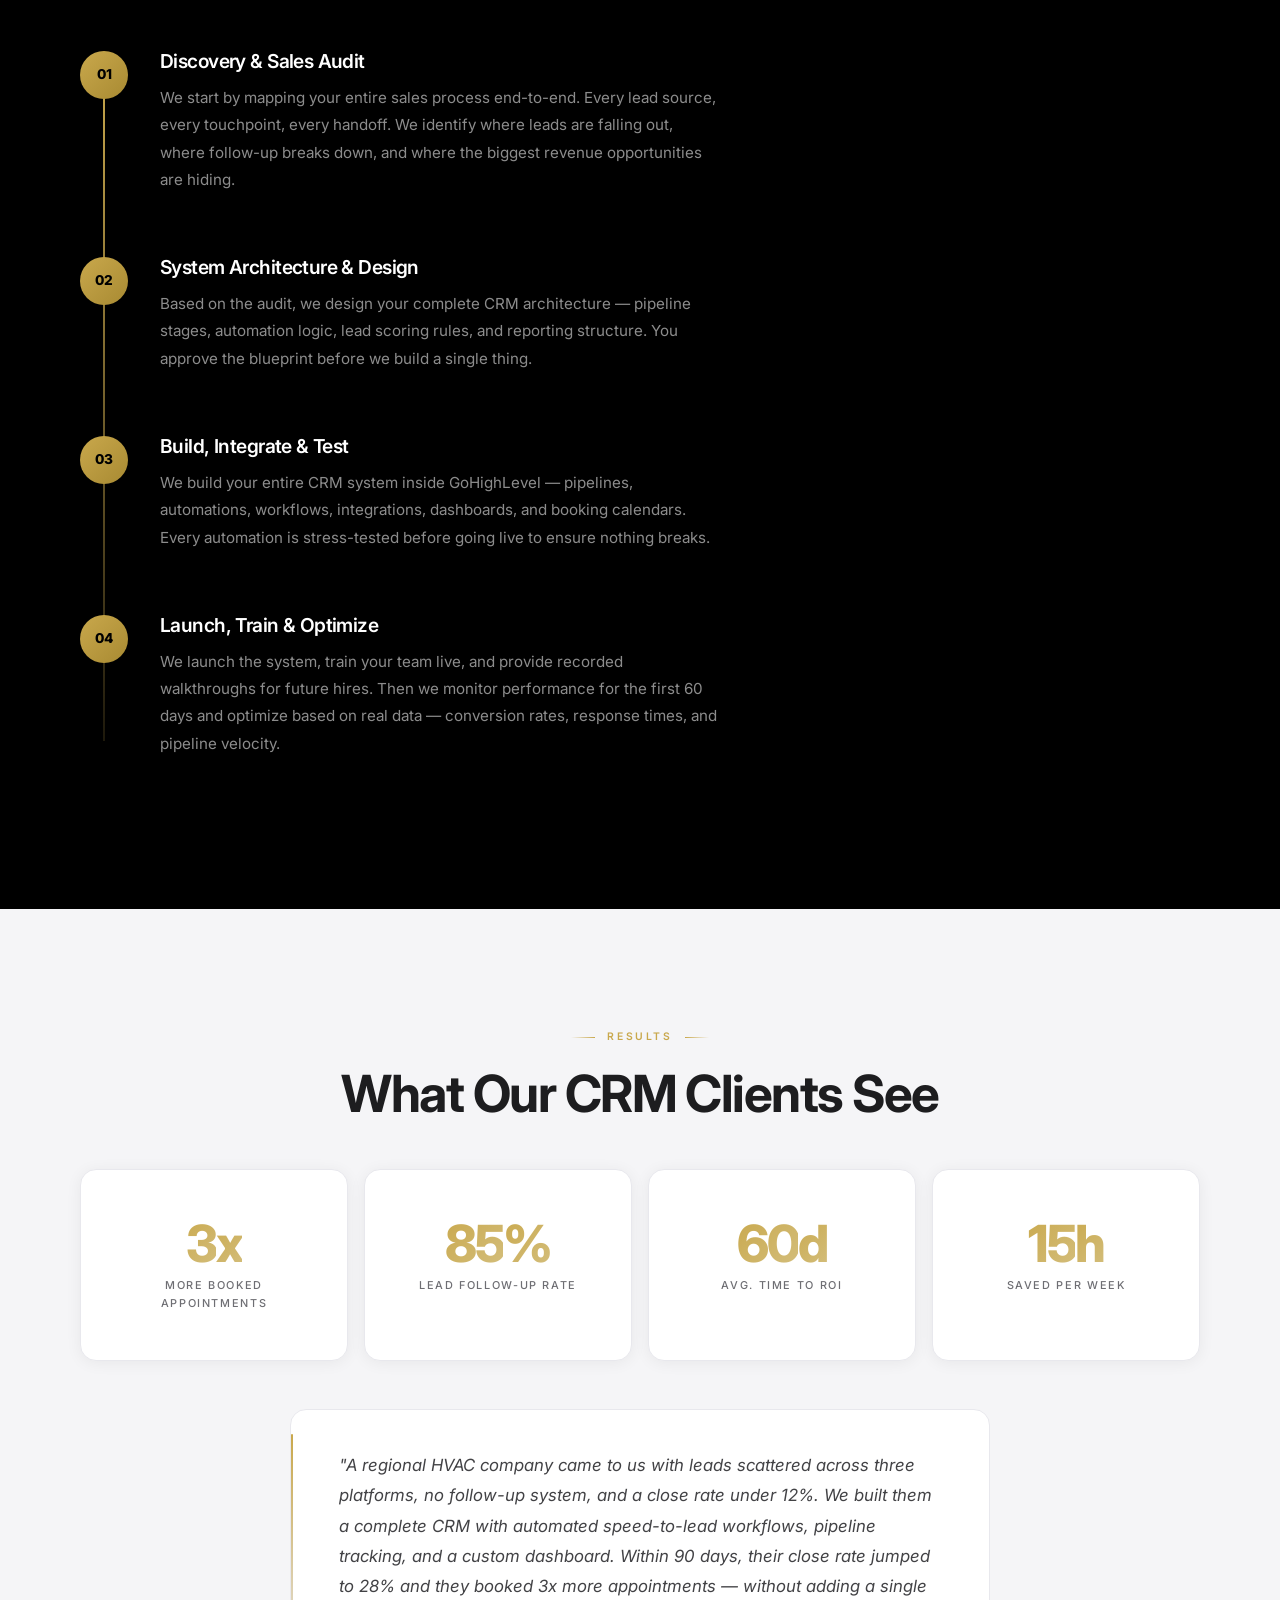
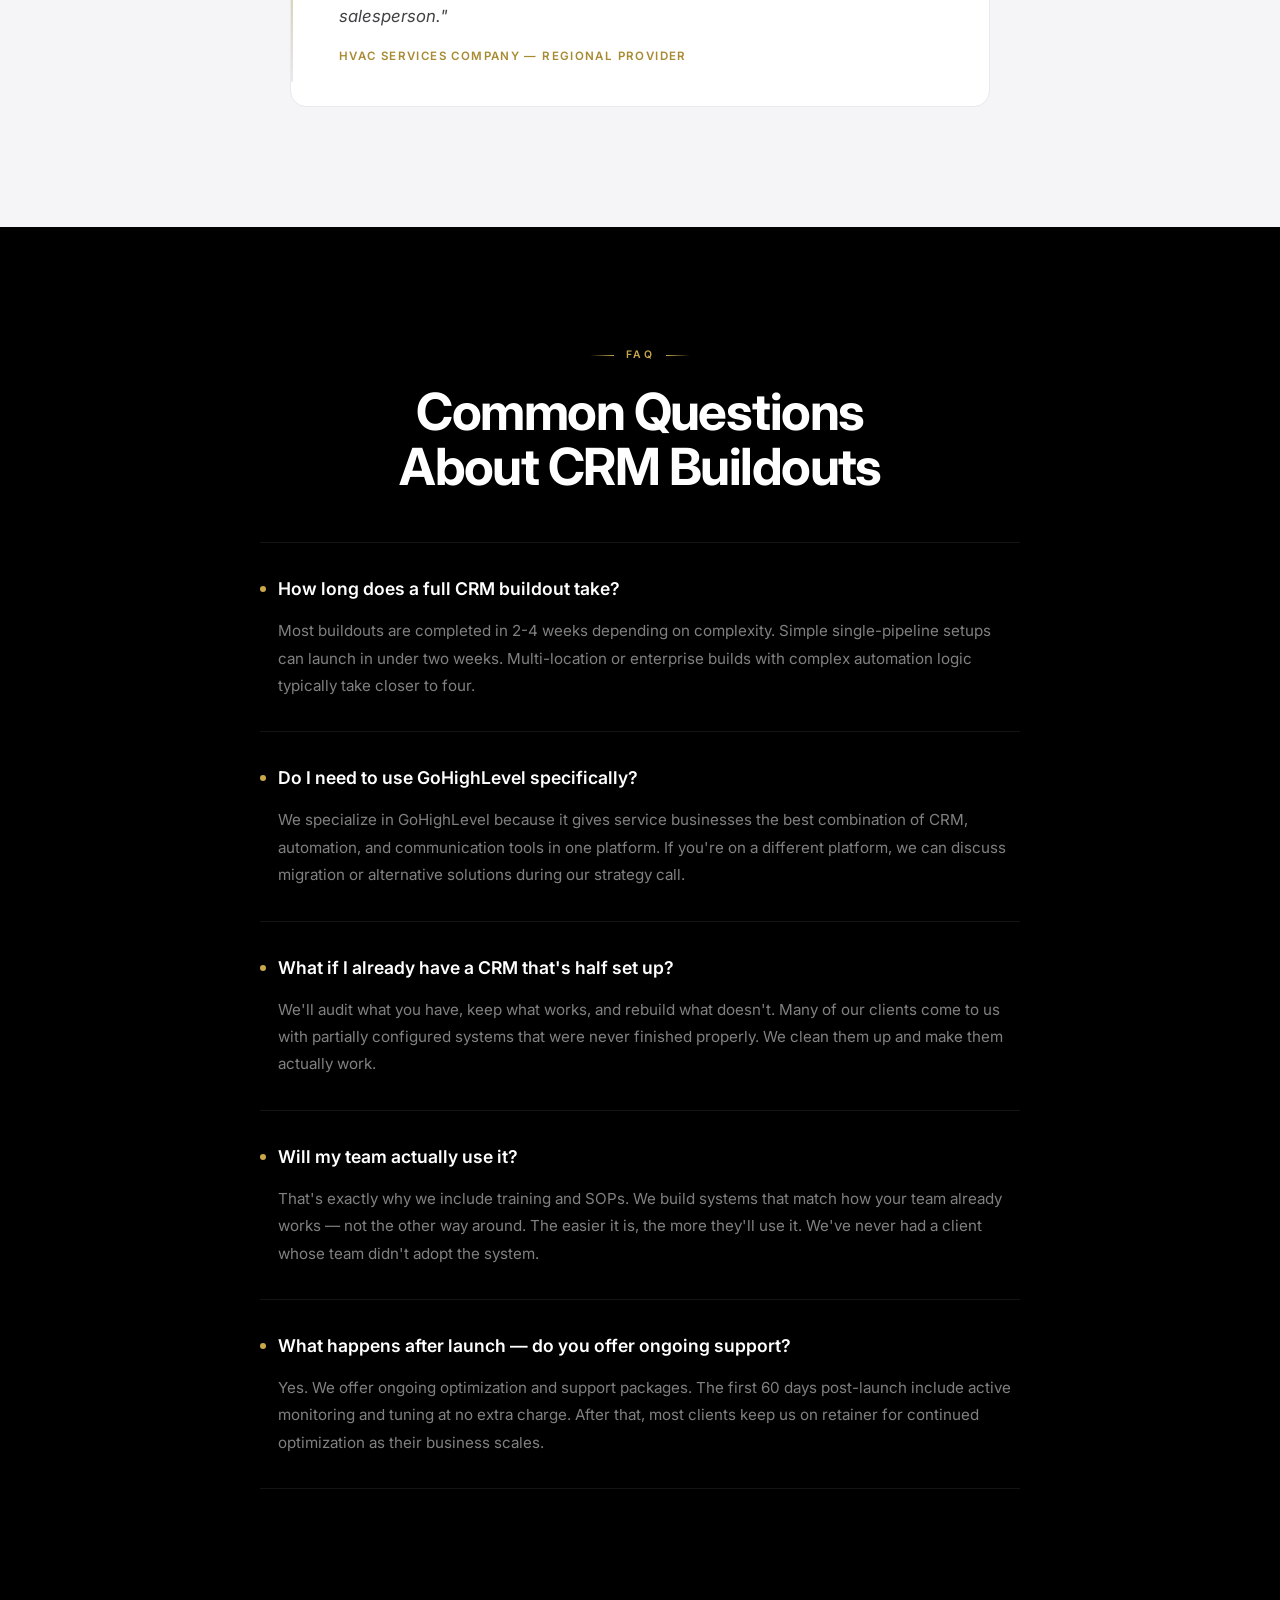
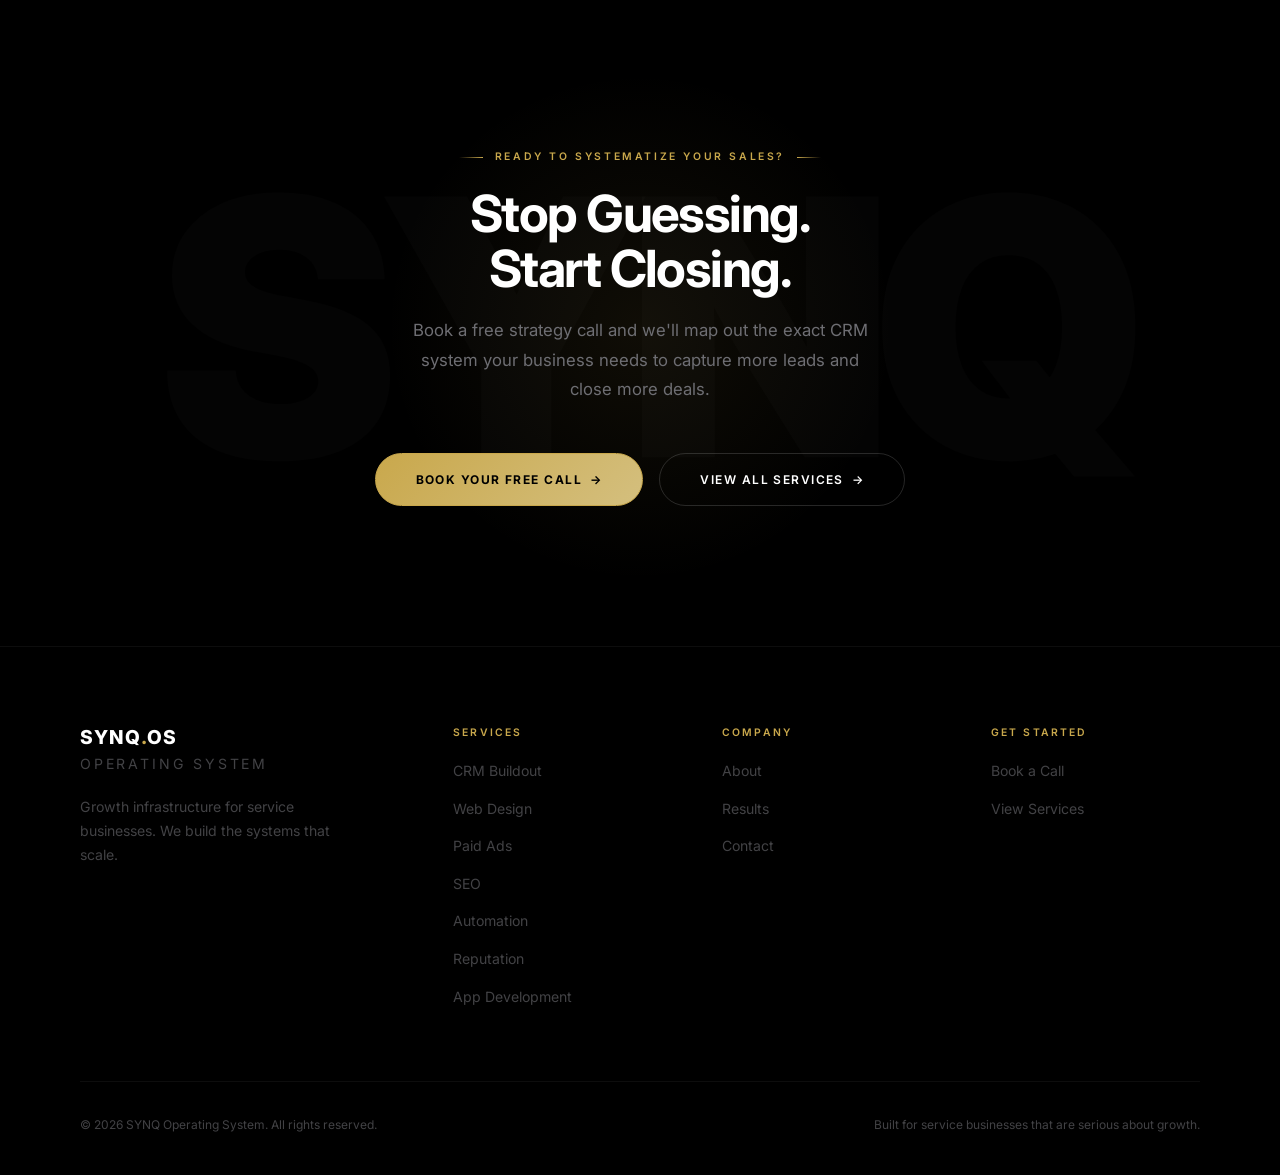
<file: services/crm.html>
<!DOCTYPE html>
<html lang="en">
<head>
  <meta charset="UTF-8" />
  <meta name="viewport" content="width=device-width, initial-scale=1.0" />
  <title>CRM & Sales Systems — SYNQ OS</title>
  <meta name="description" content="Full GoHighLevel CRM buildouts that capture, nurture, and close leads on autopilot. Custom pipelines, automations, and dashboards built for your business by SYNQ OS." />
  <link rel="stylesheet" href="../css/style.css" />
</head>
<body>

  <!-- NAV -->
  <nav class="nav nav--dark" id="nav">
    <div class="container">
      <div class="nav__inner">
        <a href="../index.html" class="nav__logo">SYNQ<span>.</span>OS</a>
        <ul class="nav__links" id="navLinks">
          <li><a href="../index.html">Home</a></li>
          <li><a href="../about.html">About</a></li>
          <li><a href="../services.html" class="active">Services</a></li>
          <li><a href="../results.html">Results</a></li>
          <li><a href="../contact.html" class="nav__cta">Book a Call</a></li>
        </ul>
        <div class="nav__toggle" id="navToggle" aria-label="Toggle menu">
          <span></span>
          <span></span>
          <span></span>
        </div>
      </div>
    </div>
  </nav>

  <!-- HERO -->
  <section class="shader-hero service-hero" id="shaderHero">
    <canvas class="shader-hero__canvas" id="shaderCanvas"></canvas>
    <div class="shader-hero__content">
      <div class="shader-hero__badge shader-hero__fade-in">
        <span class="shader-hero__badge-icon">&#10038;</span>
        CRM & Sales Systems
      </div>
      <h1 class="shader-hero__h1">
        <span class="shader-hero__line1 shader-hero__fade-in shader-hero__delay-1">Stop Losing Leads.</span>
        <span class="shader-hero__line2 shader-hero__fade-in shader-hero__delay-2">Start Closing Them.</span>
      </h1>
      <p class="shader-hero__sub shader-hero__fade-in shader-hero__delay-3">We build complete GoHighLevel CRM systems that capture every lead, automate every follow-up, and give you full visibility into your pipeline — so nothing falls through the cracks again.</p>
      <div class="shader-hero__actions shader-hero__fade-in shader-hero__delay-4">
        <a href="../contact.html" class="btn btn--gold">Book a Strategy Call <span class="btn__arrow">&rarr;</span></a>
        <a href="#included" class="btn btn--outline" style="color:#fff;border-color:rgba(255,255,255,.2);">See What's Included</a>
      </div>
    </div>
    <div class="service-hero__scroll-indicator">
      <span>Scroll</span>
    </div>
  </section>

  <!-- PROBLEM / PAIN POINTS -->
  <section class="pain-section">
    <div class="container">
      <div class="pain-section__grid">
        <div class="reveal-left">
          <span class="label">Sound Familiar?</span>
          <h2 style="margin-bottom:36px;">Your Sales Process Is Bleeding Money</h2>
          <ul class="pain-list">
            <li>Leads come in from ads, referrals, and your website — but there's no system to catch them all. Half disappear before anyone follows up.</li>
            <li>Your team is manually tracking deals in spreadsheets or sticky notes. There's zero visibility into where deals actually stand.</li>
            <li>Follow-up is inconsistent at best. Some leads get called once, most never hear from you again.</li>
            <li>You have no idea which marketing channels are actually producing revenue because nothing is connected or tracked.</li>
          </ul>
        </div>
        <div class="reveal-right">
          <div class="pain-stat">
            <div class="pain-stat__number">80%</div>
            <div class="pain-stat__caption">of sales require at least 5 follow-ups — but most businesses stop after one.</div>
          </div>
        </div>
      </div>
    </div>
  </section>

  <!-- WHAT'S INCLUDED -->
  <section class="section" id="included">
    <div class="container">
      <div class="service-detail__header reveal" style="text-align:center;">
        <span class="label label--center">What's Included</span>
        <h2>Everything You Get<br />With Your CRM Buildout</h2>
      </div>
      <div class="service-detail__grid stagger-children">
        <div class="service-detail__item">
          <div class="service-detail__icon">
            <svg viewBox="0 0 24 24" fill="none" stroke="currentColor" stroke-width="1.5"><path d="M22 12h-4l-3 9L9 3l-3 9H2"/></svg>
          </div>
          <h4>Custom Pipeline Architecture</h4>
          <p>Multi-stage sales pipelines designed around your exact sales process. Every stage, trigger, and automation mapped to how your team actually works — not some generic template.</p>
        </div>
        <div class="service-detail__item">
          <div class="service-detail__icon">
            <svg viewBox="0 0 24 24" fill="none" stroke="currentColor" stroke-width="1.5"><path d="M13 2L3 14h9l-1 8 10-12h-9l1-8z"/></svg>
          </div>
          <h4>Lead Capture Automations</h4>
          <p>Every lead source — forms, ads, calls, chat widgets — funneled into one system. Leads are tagged, scored, and routed to the right person instantly with zero manual work.</p>
        </div>
        <div class="service-detail__item">
          <div class="service-detail__icon">
            <svg viewBox="0 0 24 24" fill="none" stroke="currentColor" stroke-width="1.5"><circle cx="12" cy="12" r="10"/><path d="m9 12 2 2 4-4"/></svg>
          </div>
          <h4>Automated Follow-Up Sequences</h4>
          <p>Email and SMS sequences that nurture leads through your pipeline automatically. Speed-to-lead workflows ensure no prospect waits more than minutes for a response.</p>
        </div>
        <div class="service-detail__item">
          <div class="service-detail__icon">
            <svg viewBox="0 0 24 24" fill="none" stroke="currentColor" stroke-width="1.5"><rect x="2" y="3" width="20" height="14" rx="2"/><path d="M8 21h8M12 17v4"/></svg>
          </div>
          <h4>Real-Time Reporting Dashboards</h4>
          <p>See your pipeline value, conversion rates, lead sources, and team performance at a glance. Custom dashboards that give you the data you need to make decisions fast.</p>
        </div>
        <div class="service-detail__item">
          <div class="service-detail__icon">
            <svg viewBox="0 0 24 24" fill="none" stroke="currentColor" stroke-width="1.5"><path d="M17 21v-2a4 4 0 0 0-4-4H5a4 4 0 0 0-4 4v2"/><circle cx="9" cy="7" r="4"/><path d="M23 21v-2a4 4 0 0 0-3-3.87"/><path d="M16 3.13a4 4 0 0 1 0 7.75"/></svg>
          </div>
          <h4>Contact & List Management</h4>
          <p>Organized databases with smart tags, segments, and custom fields. Target the right contacts with the right message at the right time based on behavior and engagement.</p>
        </div>
        <div class="service-detail__item">
          <div class="service-detail__icon">
            <svg viewBox="0 0 24 24" fill="none" stroke="currentColor" stroke-width="1.5"><path d="M8 3H5a2 2 0 0 0-2 2v3"/><path d="M21 8V5a2 2 0 0 0-2-2h-3"/><path d="M3 16v3a2 2 0 0 0 2 2h3"/><path d="M16 21h3a2 2 0 0 0 2-2v-3"/></svg>
          </div>
          <h4>Third-Party Integrations</h4>
          <p>Connect your CRM to calendars, payment processors, ad platforms, and every tool in your stack. One unified system where everything talks to everything.</p>
        </div>
        <div class="service-detail__item">
          <div class="service-detail__icon">
            <svg viewBox="0 0 24 24" fill="none" stroke="currentColor" stroke-width="1.5"><path d="M12 22c5.523 0 10-4.477 10-10S17.523 2 12 2 2 6.477 2 12s4.477 10 10 10z"/><path d="M12 6v6l4 2"/></svg>
          </div>
          <h4>Appointment Booking System</h4>
          <p>Built-in calendar booking with automated confirmations, reminders, and no-show follow-ups. Reduce cancellations and fill your calendar without the back-and-forth.</p>
        </div>
        <div class="service-detail__item">
          <div class="service-detail__icon">
            <svg viewBox="0 0 24 24" fill="none" stroke="currentColor" stroke-width="1.5"><path d="M12 20h9"/><path d="M16.5 3.5a2.121 2.121 0 0 1 3 3L7 19l-4 1 1-4L16.5 3.5z"/></svg>
          </div>
          <h4>Team Training & SOPs</h4>
          <p>We don't just build it and walk away. Your team gets hands-on training, recorded walkthroughs, and documented SOPs so everyone knows exactly how to use the system.</p>
        </div>
      </div>
    </div>
  </section>

  <!-- HOW IT WORKS -->
  <section class="section section--dark">
    <div class="container">
      <div class="service-detail__header reveal" style="text-align:center;">
        <span class="label label--center">How It Works</span>
        <h2>From Chaos to a Closed Deal in 4 Steps</h2>
      </div>
      <div class="service-detail__steps--timeline stagger-children">
        <div class="service-detail__step--timeline">
          <div class="service-detail__step-num">01</div>
          <div class="service-detail__step--timeline-content">
            <h3>Discovery & Sales Audit</h3>
            <p>We start by mapping your entire sales process end-to-end. Every lead source, every touchpoint, every handoff. We identify where leads are falling out, where follow-up breaks down, and where the biggest revenue opportunities are hiding.</p>
          </div>
        </div>
        <div class="service-detail__step--timeline">
          <div class="service-detail__step-num">02</div>
          <div class="service-detail__step--timeline-content">
            <h3>System Architecture & Design</h3>
            <p>Based on the audit, we design your complete CRM architecture — pipeline stages, automation logic, lead scoring rules, and reporting structure. You approve the blueprint before we build a single thing.</p>
          </div>
        </div>
        <div class="service-detail__step--timeline">
          <div class="service-detail__step-num">03</div>
          <div class="service-detail__step--timeline-content">
            <h3>Build, Integrate & Test</h3>
            <p>We build your entire CRM system inside GoHighLevel — pipelines, automations, workflows, integrations, dashboards, and booking calendars. Every automation is stress-tested before going live to ensure nothing breaks.</p>
          </div>
        </div>
        <div class="service-detail__step--timeline">
          <div class="service-detail__step-num">04</div>
          <div class="service-detail__step--timeline-content">
            <h3>Launch, Train & Optimize</h3>
            <p>We launch the system, train your team live, and provide recorded walkthroughs for future hires. Then we monitor performance for the first 60 days and optimize based on real data — conversion rates, response times, and pipeline velocity.</p>
          </div>
        </div>
      </div>
    </div>
  </section>

  <!-- RESULTS / PROOF -->
  <section class="section section--elevated">
    <div class="container">
      <div class="service-detail__header reveal" style="text-align:center;">
        <span class="label label--center">Results</span>
        <h2>What Our CRM Clients See</h2>
      </div>
      <div class="results-stats stagger-children">
        <div class="result-stat">
          <div class="result-stat__number"><span data-target="3">0</span><span>x</span></div>
          <div class="result-stat__label">More Booked Appointments</div>
        </div>
        <div class="result-stat">
          <div class="result-stat__number"><span data-target="85">0</span><span>%</span></div>
          <div class="result-stat__label">Lead Follow-Up Rate</div>
        </div>
        <div class="result-stat">
          <div class="result-stat__number"><span data-target="60">0</span><span>d</span></div>
          <div class="result-stat__label">Avg. Time to ROI</div>
        </div>
        <div class="result-stat">
          <div class="result-stat__number"><span data-target="15">0</span><span>h</span></div>
          <div class="result-stat__label">Saved Per Week</div>
        </div>
      </div>
      <div class="case-study-mini reveal">
        <p class="case-study-mini__text">"A regional HVAC company came to us with leads scattered across three platforms, no follow-up system, and a close rate under 12%. We built them a complete CRM with automated speed-to-lead workflows, pipeline tracking, and a custom dashboard. Within 90 days, their close rate jumped to 28% and they booked 3x more appointments — without adding a single salesperson."</p>
        <div class="case-study-mini__attr">HVAC Services Company &mdash; Regional Provider</div>
      </div>
    </div>
  </section>

  <!-- FAQ -->
  <section class="section section--dark faq-section">
    <div class="container">
      <div class="service-detail__header reveal" style="text-align:center;">
        <span class="label label--center">FAQ</span>
        <h2>Common Questions<br />About CRM Buildouts</h2>
      </div>
      <div class="faq-section__grid">
        <div class="faq-item reveal">
          <div class="faq-item__q">How long does a full CRM buildout take?</div>
          <div class="faq-item__a">Most buildouts are completed in 2-4 weeks depending on complexity. Simple single-pipeline setups can launch in under two weeks. Multi-location or enterprise builds with complex automation logic typically take closer to four.</div>
        </div>
        <div class="faq-item reveal">
          <div class="faq-item__q">Do I need to use GoHighLevel specifically?</div>
          <div class="faq-item__a">We specialize in GoHighLevel because it gives service businesses the best combination of CRM, automation, and communication tools in one platform. If you're on a different platform, we can discuss migration or alternative solutions during our strategy call.</div>
        </div>
        <div class="faq-item reveal">
          <div class="faq-item__q">What if I already have a CRM that's half set up?</div>
          <div class="faq-item__a">We'll audit what you have, keep what works, and rebuild what doesn't. Many of our clients come to us with partially configured systems that were never finished properly. We clean them up and make them actually work.</div>
        </div>
        <div class="faq-item reveal">
          <div class="faq-item__q">Will my team actually use it?</div>
          <div class="faq-item__a">That's exactly why we include training and SOPs. We build systems that match how your team already works — not the other way around. The easier it is, the more they'll use it. We've never had a client whose team didn't adopt the system.</div>
        </div>
        <div class="faq-item reveal">
          <div class="faq-item__q">What happens after launch — do you offer ongoing support?</div>
          <div class="faq-item__a">Yes. We offer ongoing optimization and support packages. The first 60 days post-launch include active monitoring and tuning at no extra charge. After that, most clients keep us on retainer for continued optimization as their business scales.</div>
        </div>
      </div>
    </div>
  </section>

  <!-- FINAL CTA -->
  <div class="cta-section">
    <div class="cta-section__glow"></div>
    <div class="container" style="position:relative;z-index:1;">
      <div class="reveal">
        <span class="label label--center" style="margin-bottom:20px;">Ready to Systematize Your Sales?</span>
        <h2>Stop Guessing.<br />Start Closing.</h2>
        <p>Book a free strategy call and we'll map out the exact CRM system your business needs to capture more leads and close more deals.</p>
        <div style="display:flex;gap:16px;justify-content:center;flex-wrap:wrap;">
          <a href="../contact.html" class="btn btn--gold">Book Your Free Call <span class="btn__arrow">&rarr;</span></a>
          <a href="../services.html" class="btn btn--outline" style="color:#fff;border-color:rgba(255,255,255,.15);">View All Services <span class="btn__arrow">&rarr;</span></a>
        </div>
      </div>
    </div>
  </div>

  <!-- FOOTER -->
  <footer class="footer">
    <div class="container">
      <div class="footer__inner">
        <div class="footer__brand">
          <h3>SYNQ<span>.</span>OS</h3>
          <p class="footer__brand__sub">Operating System</p>
          <p>Growth infrastructure for service businesses. We build the systems that scale.</p>
        </div>
        <div class="footer__col">
          <h4>Services</h4>
          <ul>
            <li><a href="crm.html">CRM Buildout</a></li>
            <li><a href="web-design.html">Web Design</a></li>
            <li><a href="ads.html">Paid Ads</a></li>
            <li><a href="seo.html">SEO</a></li>
            <li><a href="automation.html">Automation</a></li>
            <li><a href="reputation.html">Reputation</a></li>
            <li><a href="app-dev.html">App Development</a></li>
          </ul>
        </div>
        <div class="footer__col">
          <h4>Company</h4>
          <ul>
            <li><a href="../about.html">About</a></li>
            <li><a href="../results.html">Results</a></li>
            <li><a href="../contact.html">Contact</a></li>
          </ul>
        </div>
        <div class="footer__col">
          <h4>Get Started</h4>
          <ul>
            <li><a href="../contact.html">Book a Call</a></li>
            <li><a href="../services.html">View Services</a></li>
          </ul>
        </div>
      </div>
      <div class="footer__bottom">
        <p>&copy; 2026 SYNQ Operating System. All rights reserved.</p>
        <p>Built for service businesses that are serious about growth.</p>
      </div>
    </div>
  </footer>

  <script src="../js/main.js"></script>
</body>
</html>
</file>
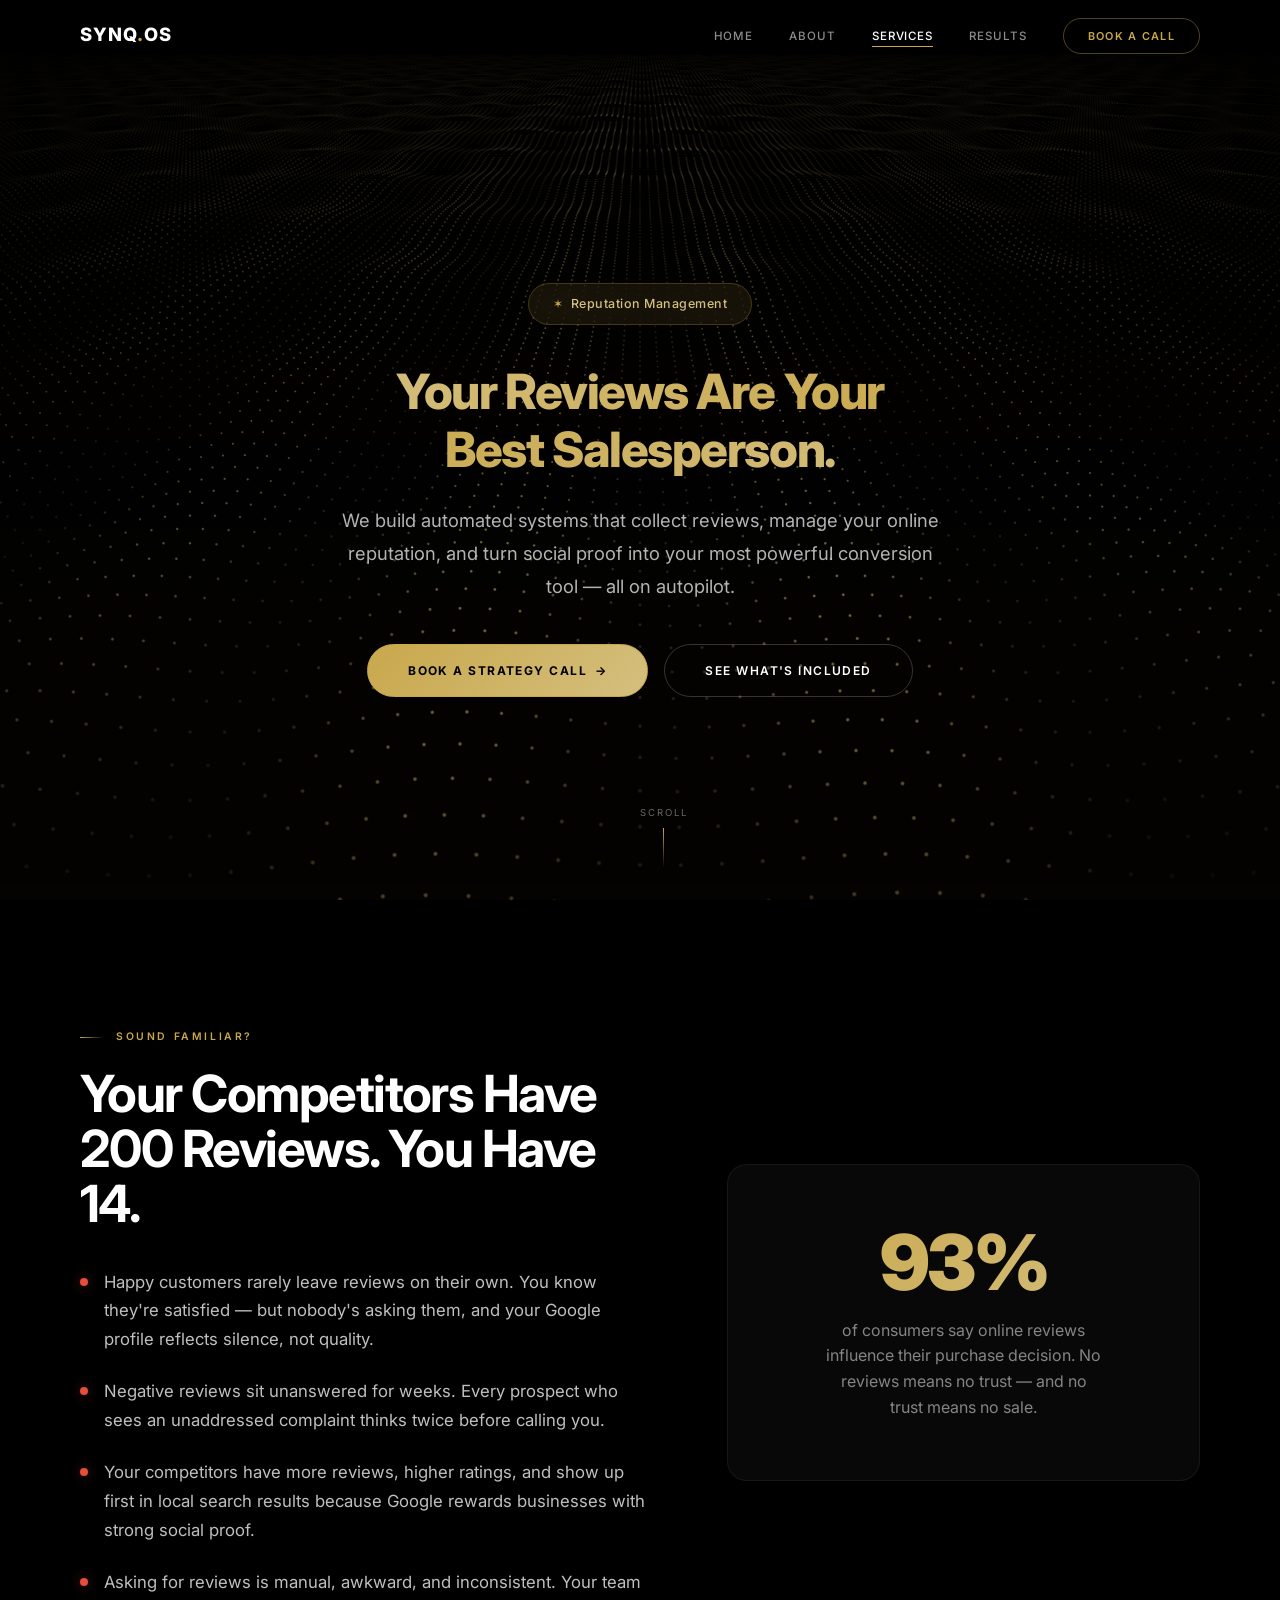
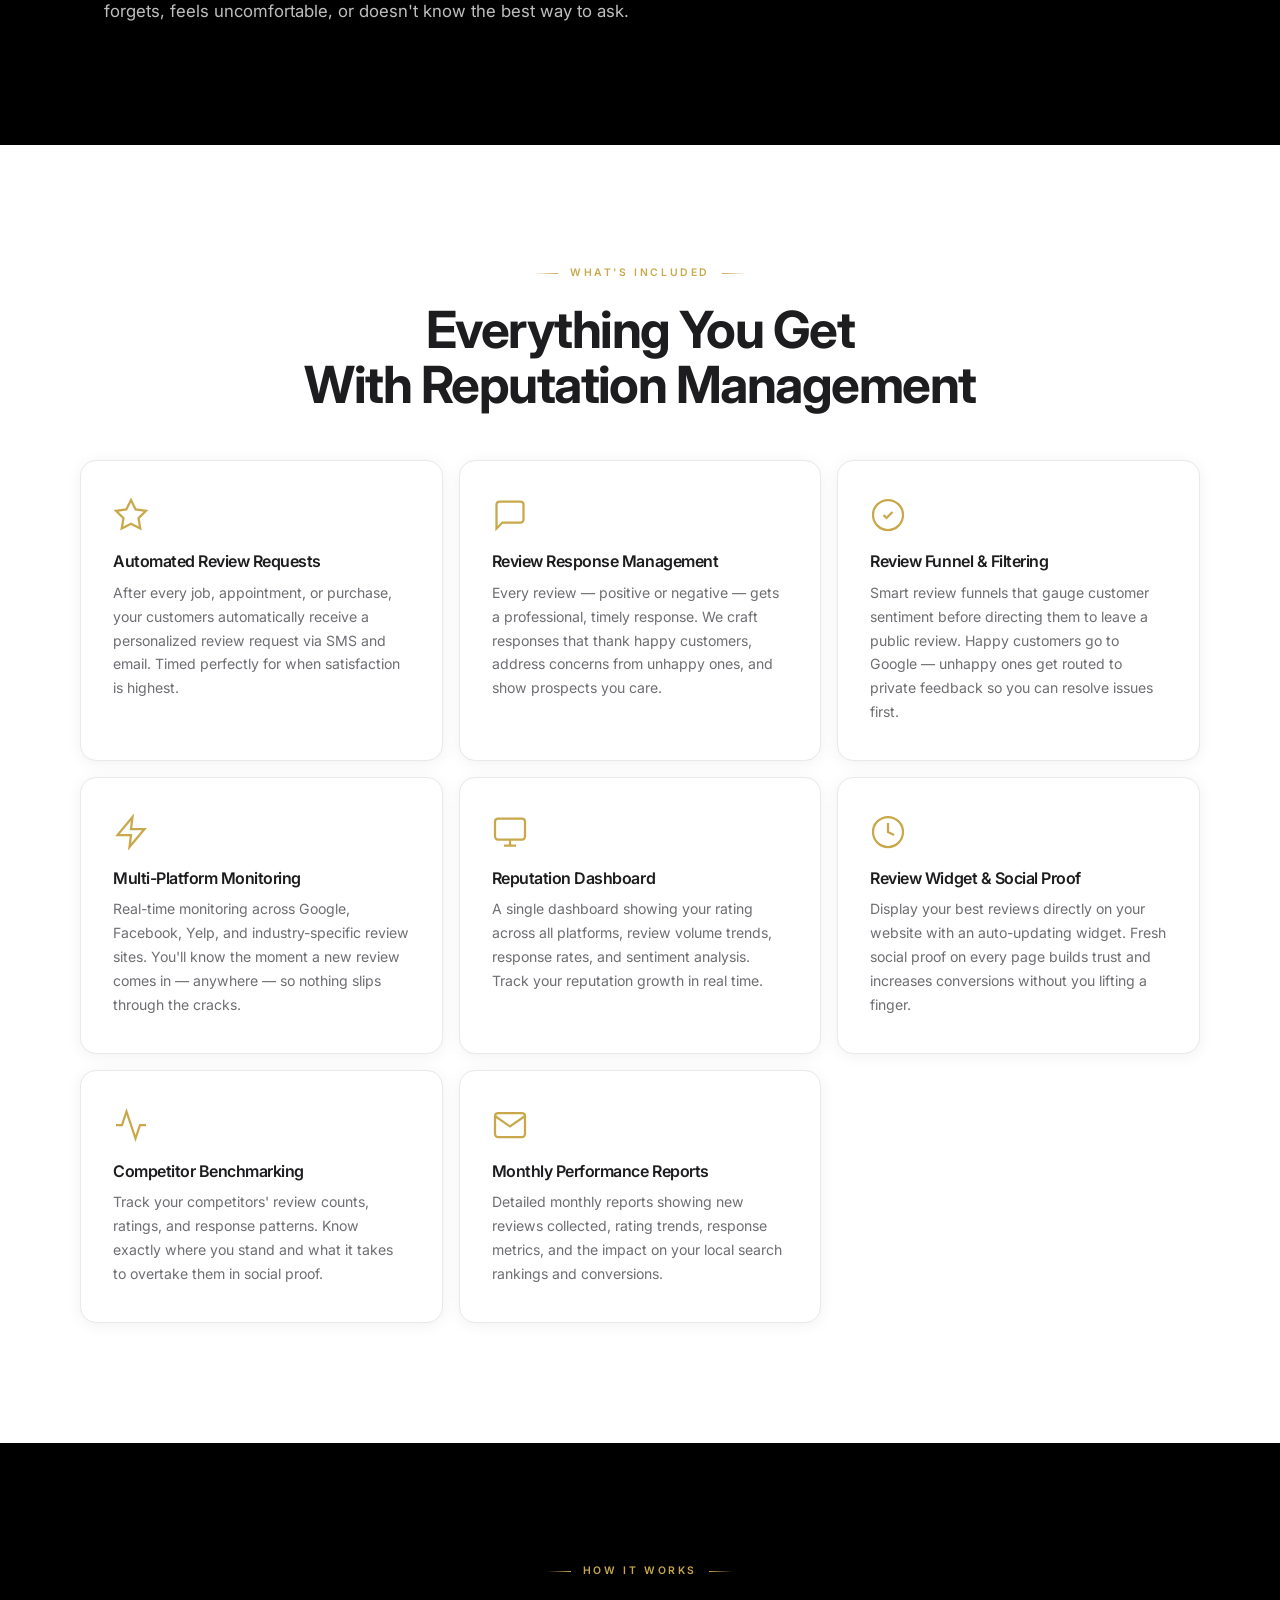
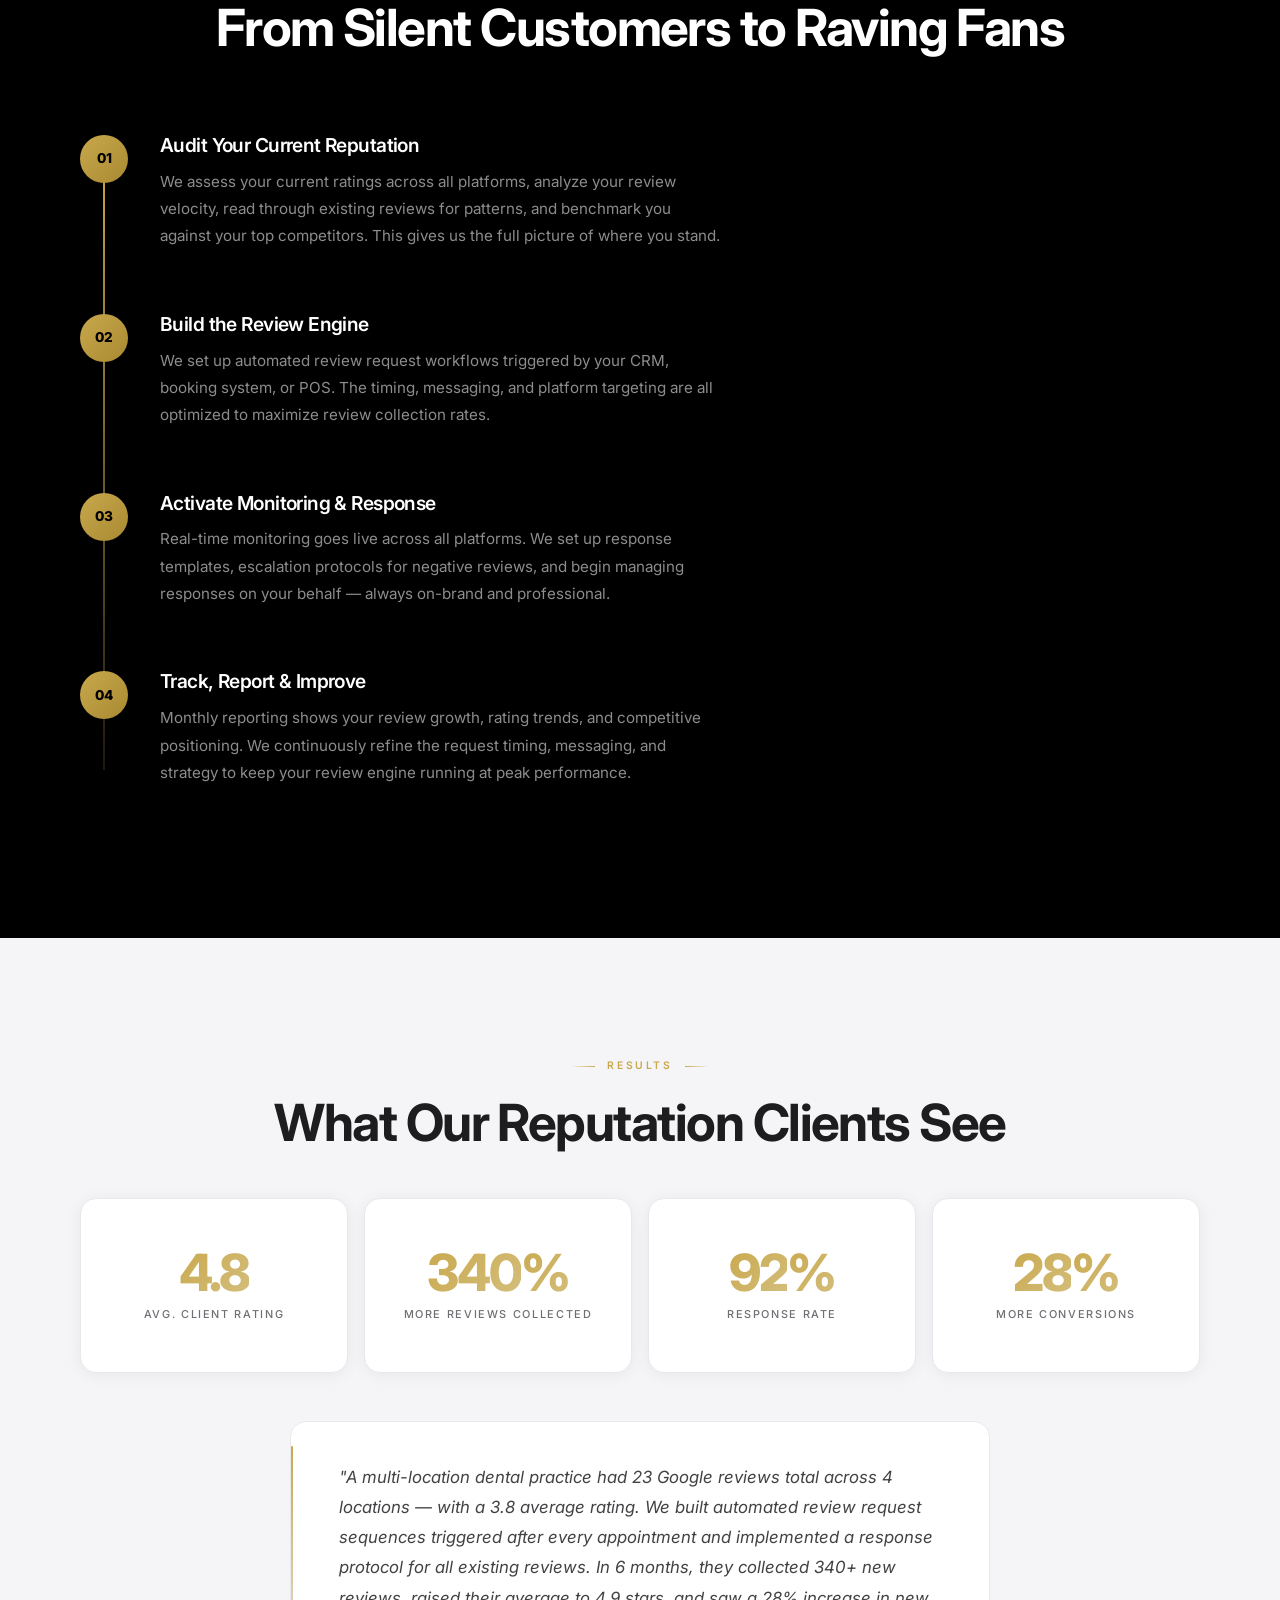
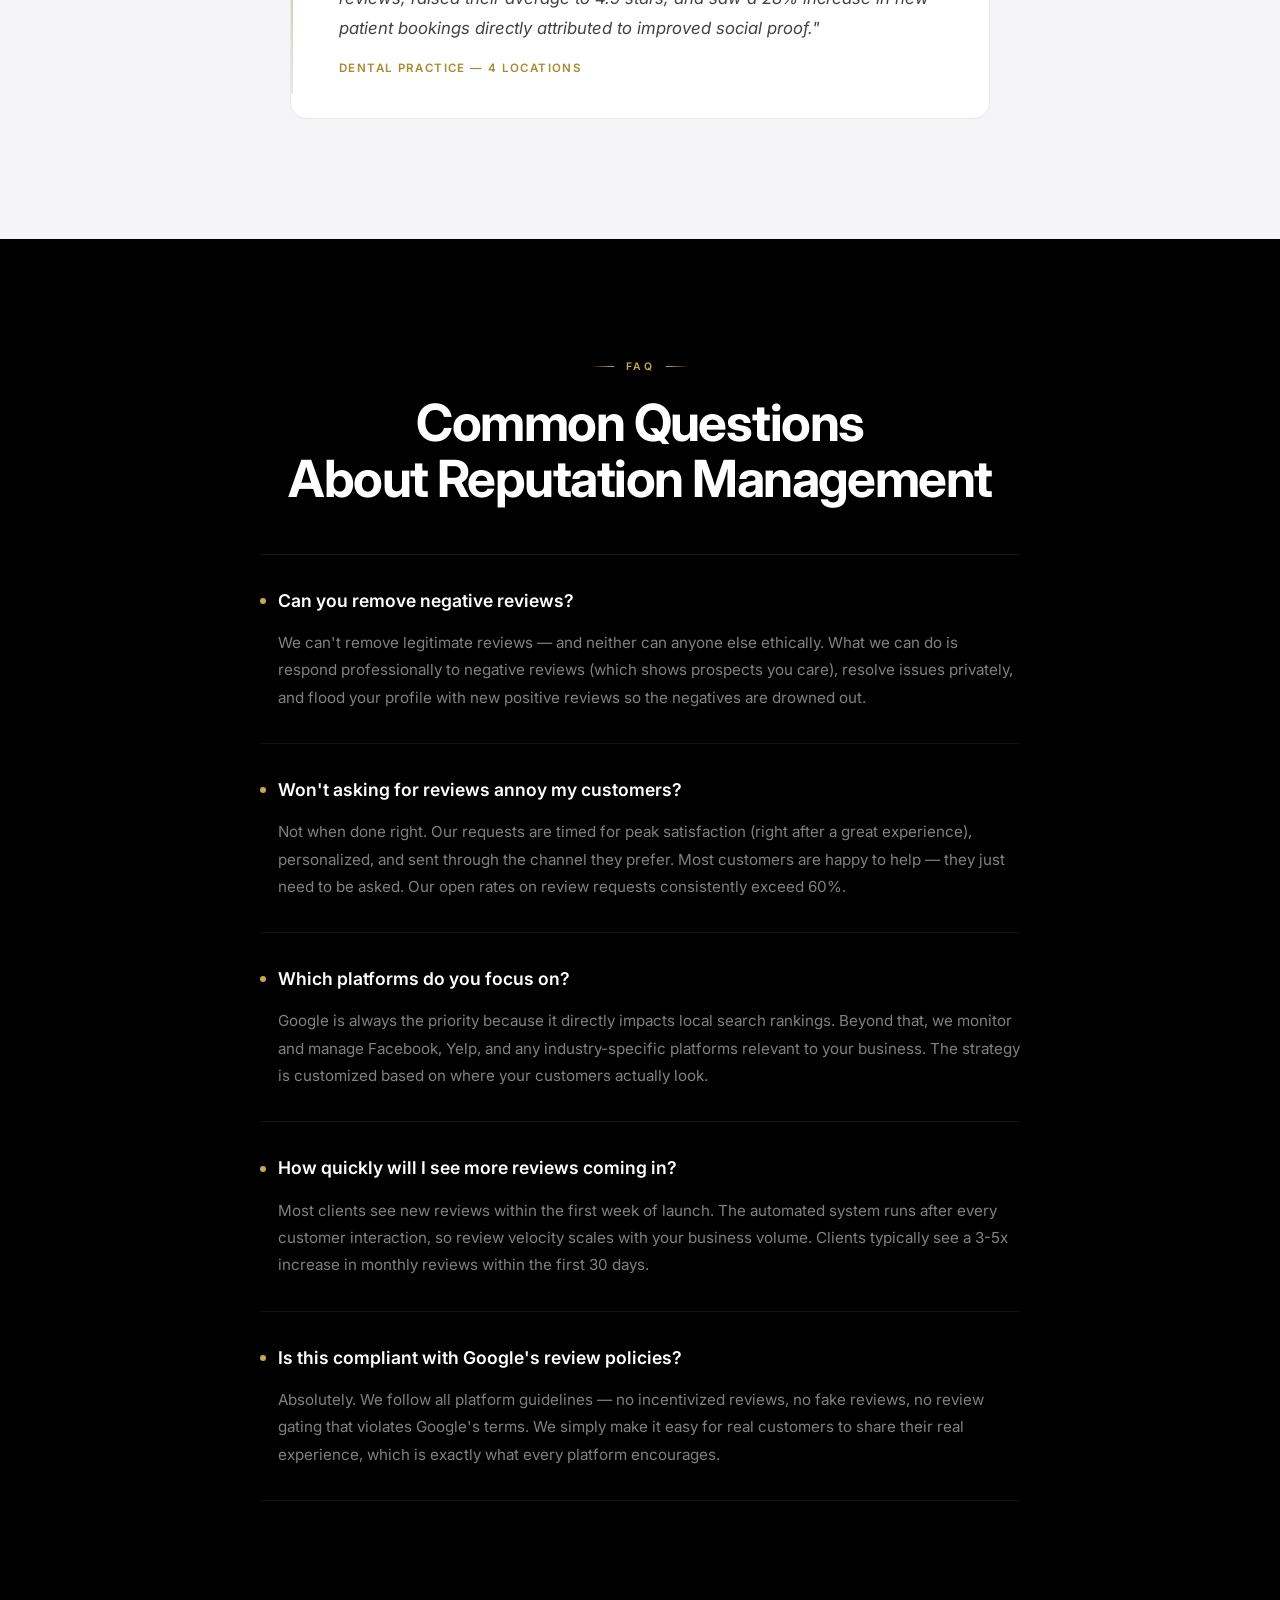
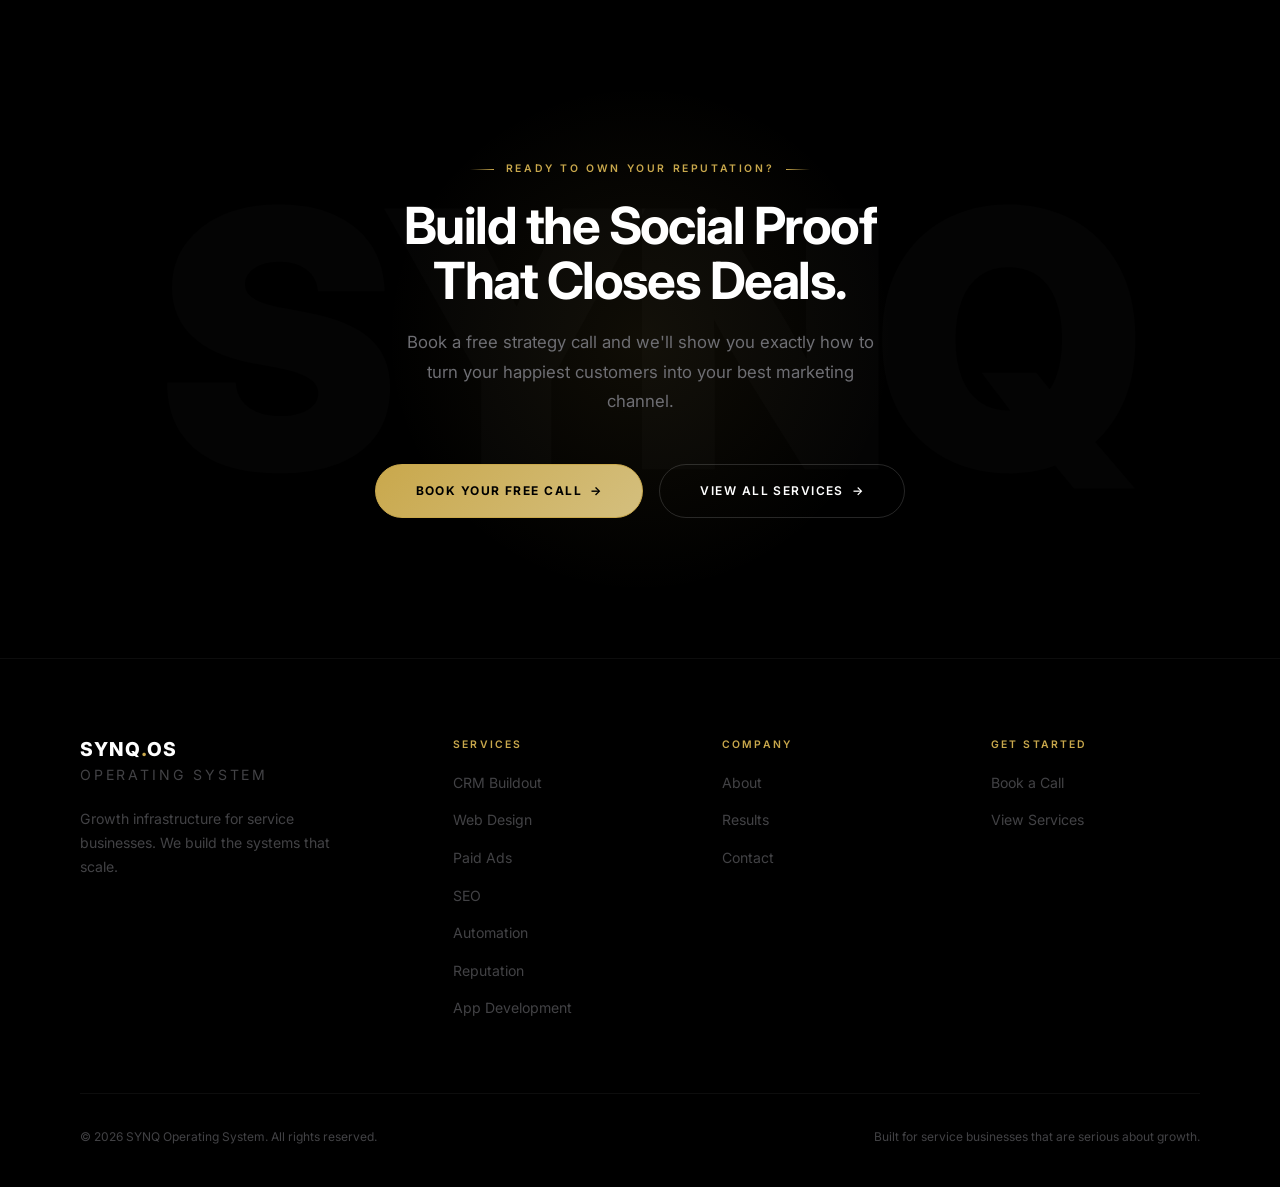
<file: services/reputation.html>
<!DOCTYPE html>
<html lang="en">
<head>
  <meta charset="UTF-8" />
  <meta name="viewport" content="width=device-width, initial-scale=1.0" />
  <title>Reputation Management — SYNQ OS</title>
  <meta name="description" content="Automated review collection, response management, monitoring, and reporting. Build the social proof that converts skeptics into clients. By SYNQ OS." />
  <link rel="stylesheet" href="../css/style.css" />
</head>
<body>

  <!-- NAV -->
  <nav class="nav nav--dark" id="nav">
    <div class="container">
      <div class="nav__inner">
        <a href="../index.html" class="nav__logo">SYNQ<span>.</span>OS</a>
        <ul class="nav__links" id="navLinks">
          <li><a href="../index.html">Home</a></li>
          <li><a href="../about.html">About</a></li>
          <li><a href="../services.html" class="active">Services</a></li>
          <li><a href="../results.html">Results</a></li>
          <li><a href="../contact.html" class="nav__cta">Book a Call</a></li>
        </ul>
        <div class="nav__toggle" id="navToggle" aria-label="Toggle menu">
          <span></span>
          <span></span>
          <span></span>
        </div>
      </div>
    </div>
  </nav>

  <!-- HERO -->
  <section class="shader-hero service-hero" id="shaderHero">
    <canvas class="shader-hero__canvas" id="shaderCanvas"></canvas>
    <div class="shader-hero__content">
      <div class="shader-hero__badge shader-hero__fade-in">
        <span class="shader-hero__badge-icon">&#10038;</span>
        Reputation Management
      </div>
      <h1 class="shader-hero__h1">
        <span class="shader-hero__line1 shader-hero__fade-in shader-hero__delay-1">Your Reviews Are Your</span>
        <span class="shader-hero__line2 shader-hero__fade-in shader-hero__delay-2">Best Salesperson.</span>
      </h1>
      <p class="shader-hero__sub shader-hero__fade-in shader-hero__delay-3">We build automated systems that collect reviews, manage your online reputation, and turn social proof into your most powerful conversion tool — all on autopilot.</p>
      <div class="shader-hero__actions shader-hero__fade-in shader-hero__delay-4">
        <a href="../contact.html" class="btn btn--gold">Book a Strategy Call <span class="btn__arrow">&rarr;</span></a>
        <a href="#included" class="btn btn--outline" style="color:#fff;border-color:rgba(255,255,255,.2);">See What's Included</a>
      </div>
    </div>
    <div class="service-hero__scroll-indicator">
      <span>Scroll</span>
    </div>
  </section>

  <!-- PROBLEM / PAIN POINTS -->
  <section class="pain-section">
    <div class="container">
      <div class="pain-section__grid">
        <div class="reveal-left">
          <span class="label">Sound Familiar?</span>
          <h2 style="margin-bottom:36px;">Your Competitors Have 200 Reviews. You Have 14.</h2>
          <ul class="pain-list">
            <li>Happy customers rarely leave reviews on their own. You know they're satisfied — but nobody's asking them, and your Google profile reflects silence, not quality.</li>
            <li>Negative reviews sit unanswered for weeks. Every prospect who sees an unaddressed complaint thinks twice before calling you.</li>
            <li>Your competitors have more reviews, higher ratings, and show up first in local search results because Google rewards businesses with strong social proof.</li>
            <li>Asking for reviews is manual, awkward, and inconsistent. Your team forgets, feels uncomfortable, or doesn't know the best way to ask.</li>
          </ul>
        </div>
        <div class="reveal-right">
          <div class="pain-stat">
            <div class="pain-stat__number">93%</div>
            <div class="pain-stat__caption">of consumers say online reviews influence their purchase decision. No reviews means no trust — and no trust means no sale.</div>
          </div>
        </div>
      </div>
    </div>
  </section>

  <!-- WHAT'S INCLUDED -->
  <section class="section" id="included">
    <div class="container">
      <div class="service-detail__header reveal" style="text-align:center;">
        <span class="label label--center">What's Included</span>
        <h2>Everything You Get<br />With Reputation Management</h2>
      </div>
      <div class="service-detail__grid stagger-children">
        <div class="service-detail__item">
          <div class="service-detail__icon">
            <svg viewBox="0 0 24 24" fill="none" stroke="currentColor" stroke-width="1.5"><path d="M12 2l3.09 6.26L22 9.27l-5 4.87 1.18 6.88L12 17.77l-6.18 3.25L7 14.14 2 9.27l6.91-1.01L12 2z"/></svg>
          </div>
          <h4>Automated Review Requests</h4>
          <p>After every job, appointment, or purchase, your customers automatically receive a personalized review request via SMS and email. Timed perfectly for when satisfaction is highest.</p>
        </div>
        <div class="service-detail__item">
          <div class="service-detail__icon">
            <svg viewBox="0 0 24 24" fill="none" stroke="currentColor" stroke-width="1.5"><path d="M21 15a2 2 0 0 1-2 2H7l-4 4V5a2 2 0 0 1 2-2h14a2 2 0 0 1 2 2z"/></svg>
          </div>
          <h4>Review Response Management</h4>
          <p>Every review — positive or negative — gets a professional, timely response. We craft responses that thank happy customers, address concerns from unhappy ones, and show prospects you care.</p>
        </div>
        <div class="service-detail__item">
          <div class="service-detail__icon">
            <svg viewBox="0 0 24 24" fill="none" stroke="currentColor" stroke-width="1.5"><circle cx="12" cy="12" r="10"/><path d="m9 12 2 2 4-4"/></svg>
          </div>
          <h4>Review Funnel & Filtering</h4>
          <p>Smart review funnels that gauge customer sentiment before directing them to leave a public review. Happy customers go to Google — unhappy ones get routed to private feedback so you can resolve issues first.</p>
        </div>
        <div class="service-detail__item">
          <div class="service-detail__icon">
            <svg viewBox="0 0 24 24" fill="none" stroke="currentColor" stroke-width="1.5"><path d="M13 2L3 14h9l-1 8 10-12h-9l1-8z"/></svg>
          </div>
          <h4>Multi-Platform Monitoring</h4>
          <p>Real-time monitoring across Google, Facebook, Yelp, and industry-specific review sites. You'll know the moment a new review comes in — anywhere — so nothing slips through the cracks.</p>
        </div>
        <div class="service-detail__item">
          <div class="service-detail__icon">
            <svg viewBox="0 0 24 24" fill="none" stroke="currentColor" stroke-width="1.5"><rect x="2" y="3" width="20" height="14" rx="2"/><path d="M8 21h8M12 17v4"/></svg>
          </div>
          <h4>Reputation Dashboard</h4>
          <p>A single dashboard showing your rating across all platforms, review volume trends, response rates, and sentiment analysis. Track your reputation growth in real time.</p>
        </div>
        <div class="service-detail__item">
          <div class="service-detail__icon">
            <svg viewBox="0 0 24 24" fill="none" stroke="currentColor" stroke-width="1.5"><path d="M12 22c5.523 0 10-4.477 10-10S17.523 2 12 2 2 6.477 2 12s4.477 10 10 10z"/><path d="M12 6v6l4 2"/></svg>
          </div>
          <h4>Review Widget & Social Proof</h4>
          <p>Display your best reviews directly on your website with an auto-updating widget. Fresh social proof on every page builds trust and increases conversions without you lifting a finger.</p>
        </div>
        <div class="service-detail__item">
          <div class="service-detail__icon">
            <svg viewBox="0 0 24 24" fill="none" stroke="currentColor" stroke-width="1.5"><path d="M22 12h-4l-3 9L9 3l-3 9H2"/></svg>
          </div>
          <h4>Competitor Benchmarking</h4>
          <p>Track your competitors' review counts, ratings, and response patterns. Know exactly where you stand and what it takes to overtake them in social proof.</p>
        </div>
        <div class="service-detail__item">
          <div class="service-detail__icon">
            <svg viewBox="0 0 24 24" fill="none" stroke="currentColor" stroke-width="1.5"><path d="M4 4h16c1.1 0 2 .9 2 2v12c0 1.1-.9 2-2 2H4c-1.1 0-2-.9-2-2V6c0-1.1.9-2 2-2z"/><path d="m22 6-10 7L2 6"/></svg>
          </div>
          <h4>Monthly Performance Reports</h4>
          <p>Detailed monthly reports showing new reviews collected, rating trends, response metrics, and the impact on your local search rankings and conversions.</p>
        </div>
      </div>
    </div>
  </section>

  <!-- HOW IT WORKS -->
  <section class="section section--dark">
    <div class="container">
      <div class="service-detail__header reveal" style="text-align:center;">
        <span class="label label--center">How It Works</span>
        <h2>From Silent Customers to Raving Fans</h2>
      </div>
      <div class="service-detail__steps--timeline stagger-children">
        <div class="service-detail__step--timeline">
          <div class="service-detail__step-num">01</div>
          <div class="service-detail__step--timeline-content">
            <h3>Audit Your Current Reputation</h3>
            <p>We assess your current ratings across all platforms, analyze your review velocity, read through existing reviews for patterns, and benchmark you against your top competitors. This gives us the full picture of where you stand.</p>
          </div>
        </div>
        <div class="service-detail__step--timeline">
          <div class="service-detail__step-num">02</div>
          <div class="service-detail__step--timeline-content">
            <h3>Build the Review Engine</h3>
            <p>We set up automated review request workflows triggered by your CRM, booking system, or POS. The timing, messaging, and platform targeting are all optimized to maximize review collection rates.</p>
          </div>
        </div>
        <div class="service-detail__step--timeline">
          <div class="service-detail__step-num">03</div>
          <div class="service-detail__step--timeline-content">
            <h3>Activate Monitoring & Response</h3>
            <p>Real-time monitoring goes live across all platforms. We set up response templates, escalation protocols for negative reviews, and begin managing responses on your behalf — always on-brand and professional.</p>
          </div>
        </div>
        <div class="service-detail__step--timeline">
          <div class="service-detail__step-num">04</div>
          <div class="service-detail__step--timeline-content">
            <h3>Track, Report & Improve</h3>
            <p>Monthly reporting shows your review growth, rating trends, and competitive positioning. We continuously refine the request timing, messaging, and strategy to keep your review engine running at peak performance.</p>
          </div>
        </div>
      </div>
    </div>
  </section>

  <!-- RESULTS / PROOF -->
  <section class="section section--elevated">
    <div class="container">
      <div class="service-detail__header reveal" style="text-align:center;">
        <span class="label label--center">Results</span>
        <h2>What Our Reputation Clients See</h2>
      </div>
      <div class="results-stats stagger-children">
        <div class="result-stat">
          <div class="result-stat__number"><span data-target="4" data-suffix=".8">0</span></div>
          <div class="result-stat__label">Avg. Client Rating</div>
        </div>
        <div class="result-stat">
          <div class="result-stat__number"><span data-target="340">0</span><span>%</span></div>
          <div class="result-stat__label">More Reviews Collected</div>
        </div>
        <div class="result-stat">
          <div class="result-stat__number"><span data-target="92">0</span><span>%</span></div>
          <div class="result-stat__label">Response Rate</div>
        </div>
        <div class="result-stat">
          <div class="result-stat__number"><span data-target="28">0</span><span>%</span></div>
          <div class="result-stat__label">More Conversions</div>
        </div>
      </div>
      <div class="case-study-mini reveal">
        <p class="case-study-mini__text">"A multi-location dental practice had 23 Google reviews total across 4 locations — with a 3.8 average rating. We built automated review request sequences triggered after every appointment and implemented a response protocol for all existing reviews. In 6 months, they collected 340+ new reviews, raised their average to 4.9 stars, and saw a 28% increase in new patient bookings directly attributed to improved social proof."</p>
        <div class="case-study-mini__attr">Dental Practice &mdash; 4 Locations</div>
      </div>
    </div>
  </section>

  <!-- FAQ -->
  <section class="section section--dark faq-section">
    <div class="container">
      <div class="service-detail__header reveal" style="text-align:center;">
        <span class="label label--center">FAQ</span>
        <h2>Common Questions<br />About Reputation Management</h2>
      </div>
      <div class="faq-section__grid">
        <div class="faq-item reveal">
          <div class="faq-item__q">Can you remove negative reviews?</div>
          <div class="faq-item__a">We can't remove legitimate reviews — and neither can anyone else ethically. What we can do is respond professionally to negative reviews (which shows prospects you care), resolve issues privately, and flood your profile with new positive reviews so the negatives are drowned out.</div>
        </div>
        <div class="faq-item reveal">
          <div class="faq-item__q">Won't asking for reviews annoy my customers?</div>
          <div class="faq-item__a">Not when done right. Our requests are timed for peak satisfaction (right after a great experience), personalized, and sent through the channel they prefer. Most customers are happy to help — they just need to be asked. Our open rates on review requests consistently exceed 60%.</div>
        </div>
        <div class="faq-item reveal">
          <div class="faq-item__q">Which platforms do you focus on?</div>
          <div class="faq-item__a">Google is always the priority because it directly impacts local search rankings. Beyond that, we monitor and manage Facebook, Yelp, and any industry-specific platforms relevant to your business. The strategy is customized based on where your customers actually look.</div>
        </div>
        <div class="faq-item reveal">
          <div class="faq-item__q">How quickly will I see more reviews coming in?</div>
          <div class="faq-item__a">Most clients see new reviews within the first week of launch. The automated system runs after every customer interaction, so review velocity scales with your business volume. Clients typically see a 3-5x increase in monthly reviews within the first 30 days.</div>
        </div>
        <div class="faq-item reveal">
          <div class="faq-item__q">Is this compliant with Google's review policies?</div>
          <div class="faq-item__a">Absolutely. We follow all platform guidelines — no incentivized reviews, no fake reviews, no review gating that violates Google's terms. We simply make it easy for real customers to share their real experience, which is exactly what every platform encourages.</div>
        </div>
      </div>
    </div>
  </section>

  <!-- FINAL CTA -->
  <div class="cta-section">
    <div class="cta-section__glow"></div>
    <div class="container" style="position:relative;z-index:1;">
      <div class="reveal">
        <span class="label label--center" style="margin-bottom:20px;">Ready to Own Your Reputation?</span>
        <h2>Build the Social Proof<br />That Closes Deals.</h2>
        <p>Book a free strategy call and we'll show you exactly how to turn your happiest customers into your best marketing channel.</p>
        <div style="display:flex;gap:16px;justify-content:center;flex-wrap:wrap;">
          <a href="../contact.html" class="btn btn--gold">Book Your Free Call <span class="btn__arrow">&rarr;</span></a>
          <a href="../services.html" class="btn btn--outline" style="color:#fff;border-color:rgba(255,255,255,.15);">View All Services <span class="btn__arrow">&rarr;</span></a>
        </div>
      </div>
    </div>
  </div>

  <!-- FOOTER -->
  <footer class="footer">
    <div class="container">
      <div class="footer__inner">
        <div class="footer__brand">
          <h3>SYNQ<span>.</span>OS</h3>
          <p class="footer__brand__sub">Operating System</p>
          <p>Growth infrastructure for service businesses. We build the systems that scale.</p>
        </div>
        <div class="footer__col">
          <h4>Services</h4>
          <ul>
            <li><a href="crm.html">CRM Buildout</a></li>
            <li><a href="web-design.html">Web Design</a></li>
            <li><a href="ads.html">Paid Ads</a></li>
            <li><a href="seo.html">SEO</a></li>
            <li><a href="automation.html">Automation</a></li>
            <li><a href="reputation.html">Reputation</a></li>
            <li><a href="app-dev.html">App Development</a></li>
          </ul>
        </div>
        <div class="footer__col">
          <h4>Company</h4>
          <ul>
            <li><a href="../about.html">About</a></li>
            <li><a href="../results.html">Results</a></li>
            <li><a href="../contact.html">Contact</a></li>
          </ul>
        </div>
        <div class="footer__col">
          <h4>Get Started</h4>
          <ul>
            <li><a href="../contact.html">Book a Call</a></li>
            <li><a href="../services.html">View Services</a></li>
          </ul>
        </div>
      </div>
      <div class="footer__bottom">
        <p>&copy; 2026 SYNQ Operating System. All rights reserved.</p>
        <p>Built for service businesses that are serious about growth.</p>
      </div>
    </div>
  </footer>

  <script src="../js/main.js"></script>
</body>
</html>
</file>
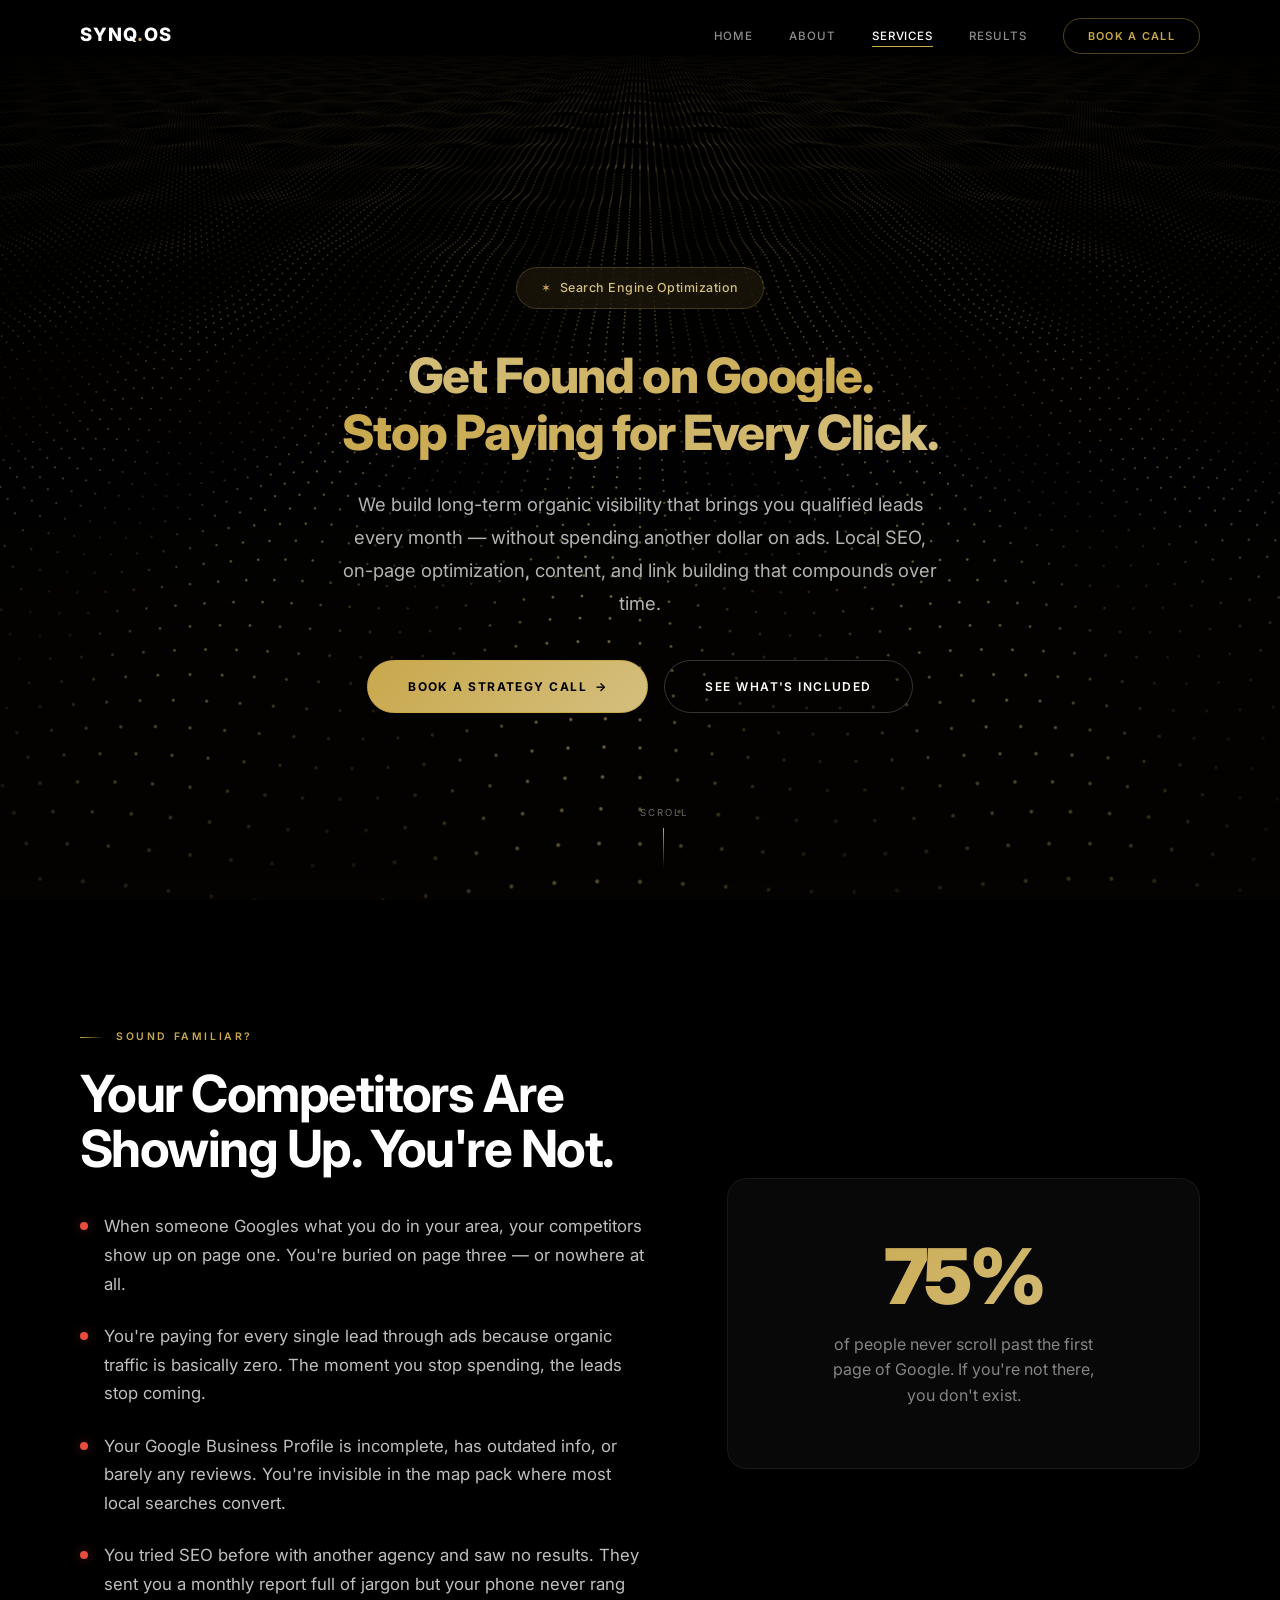
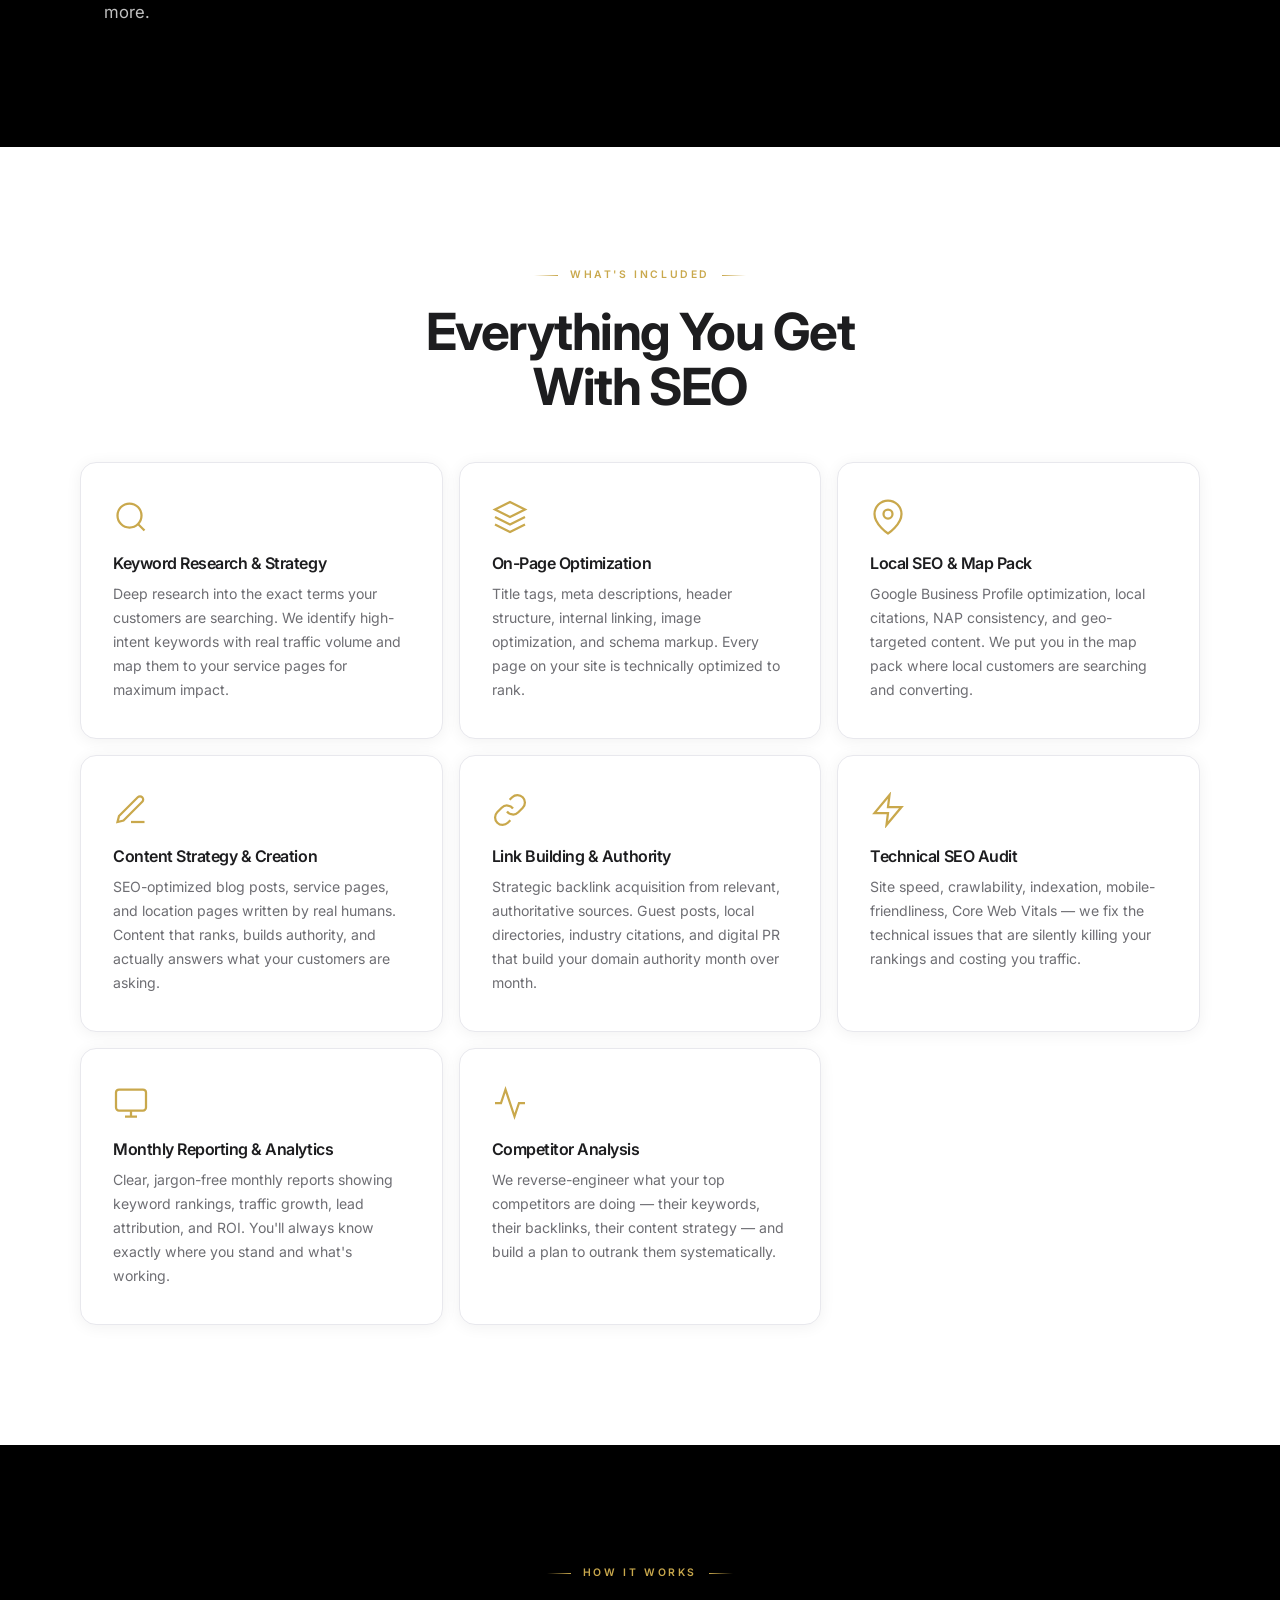
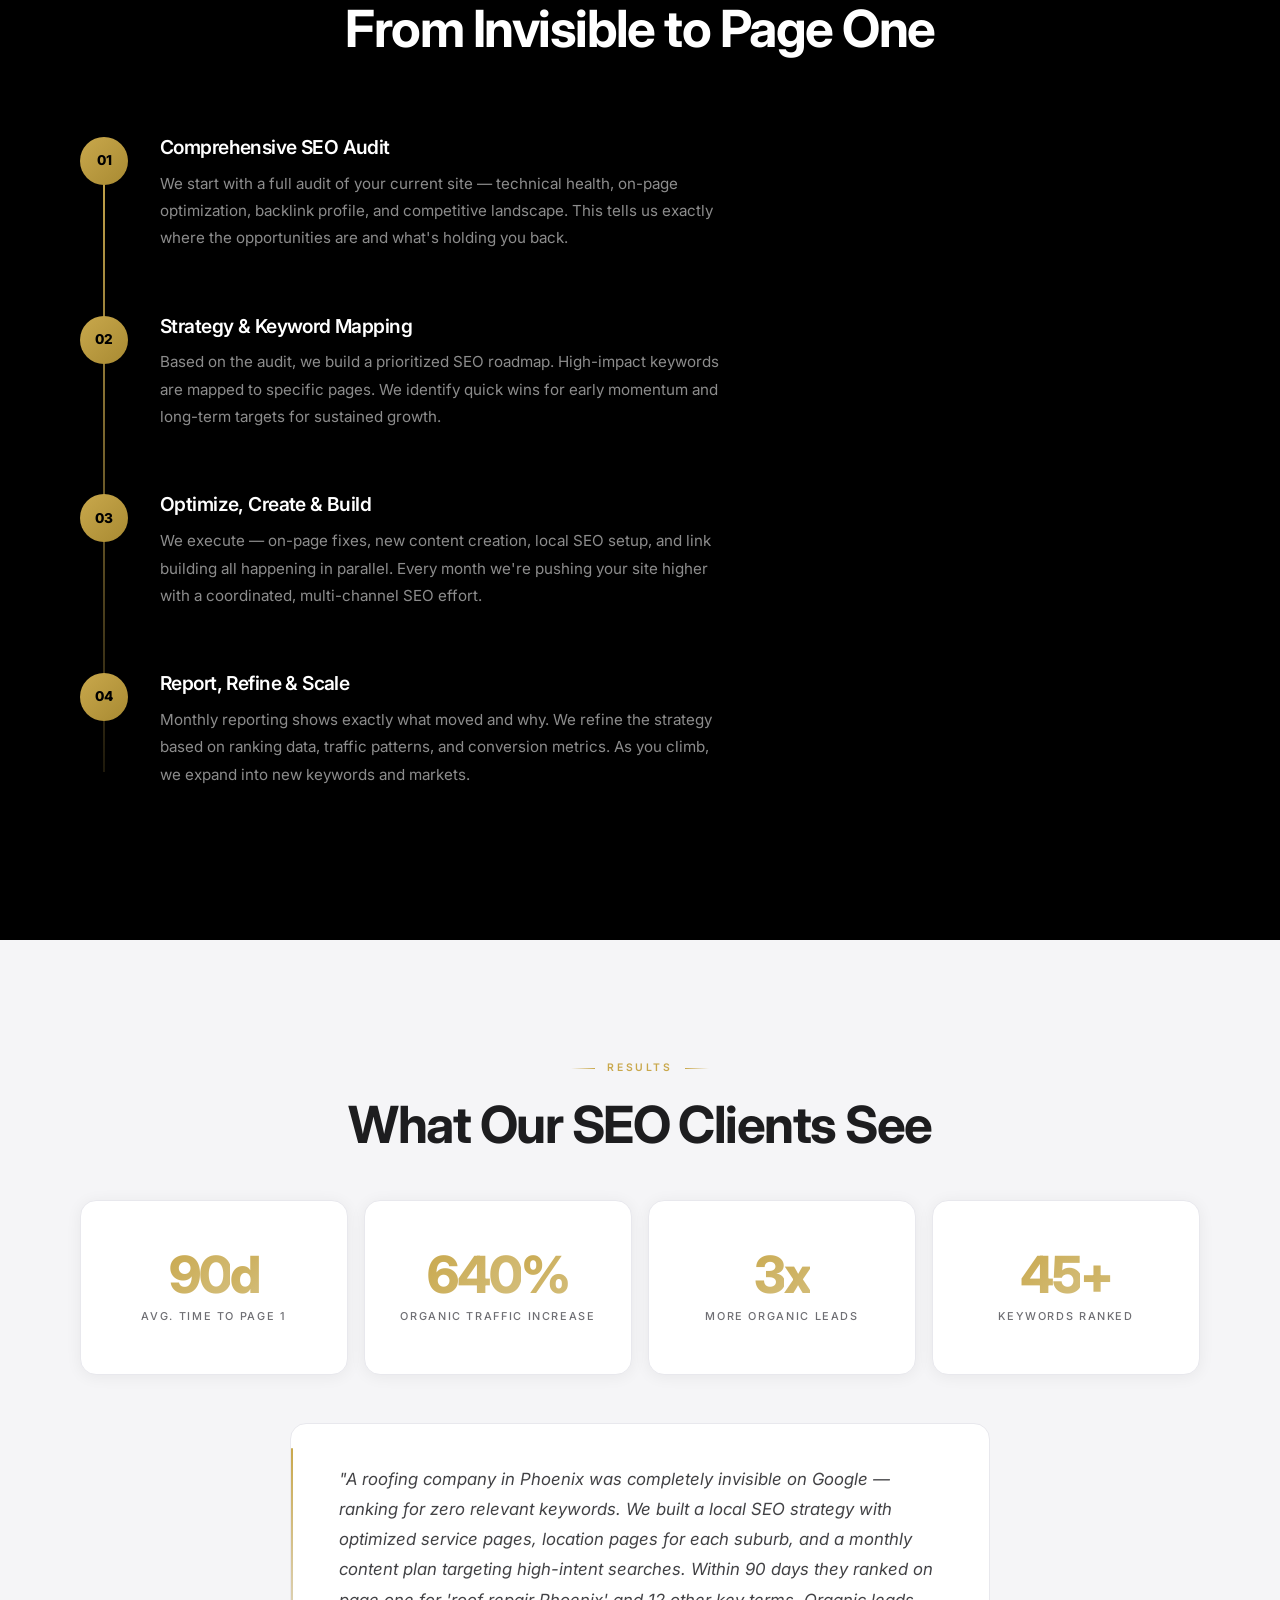
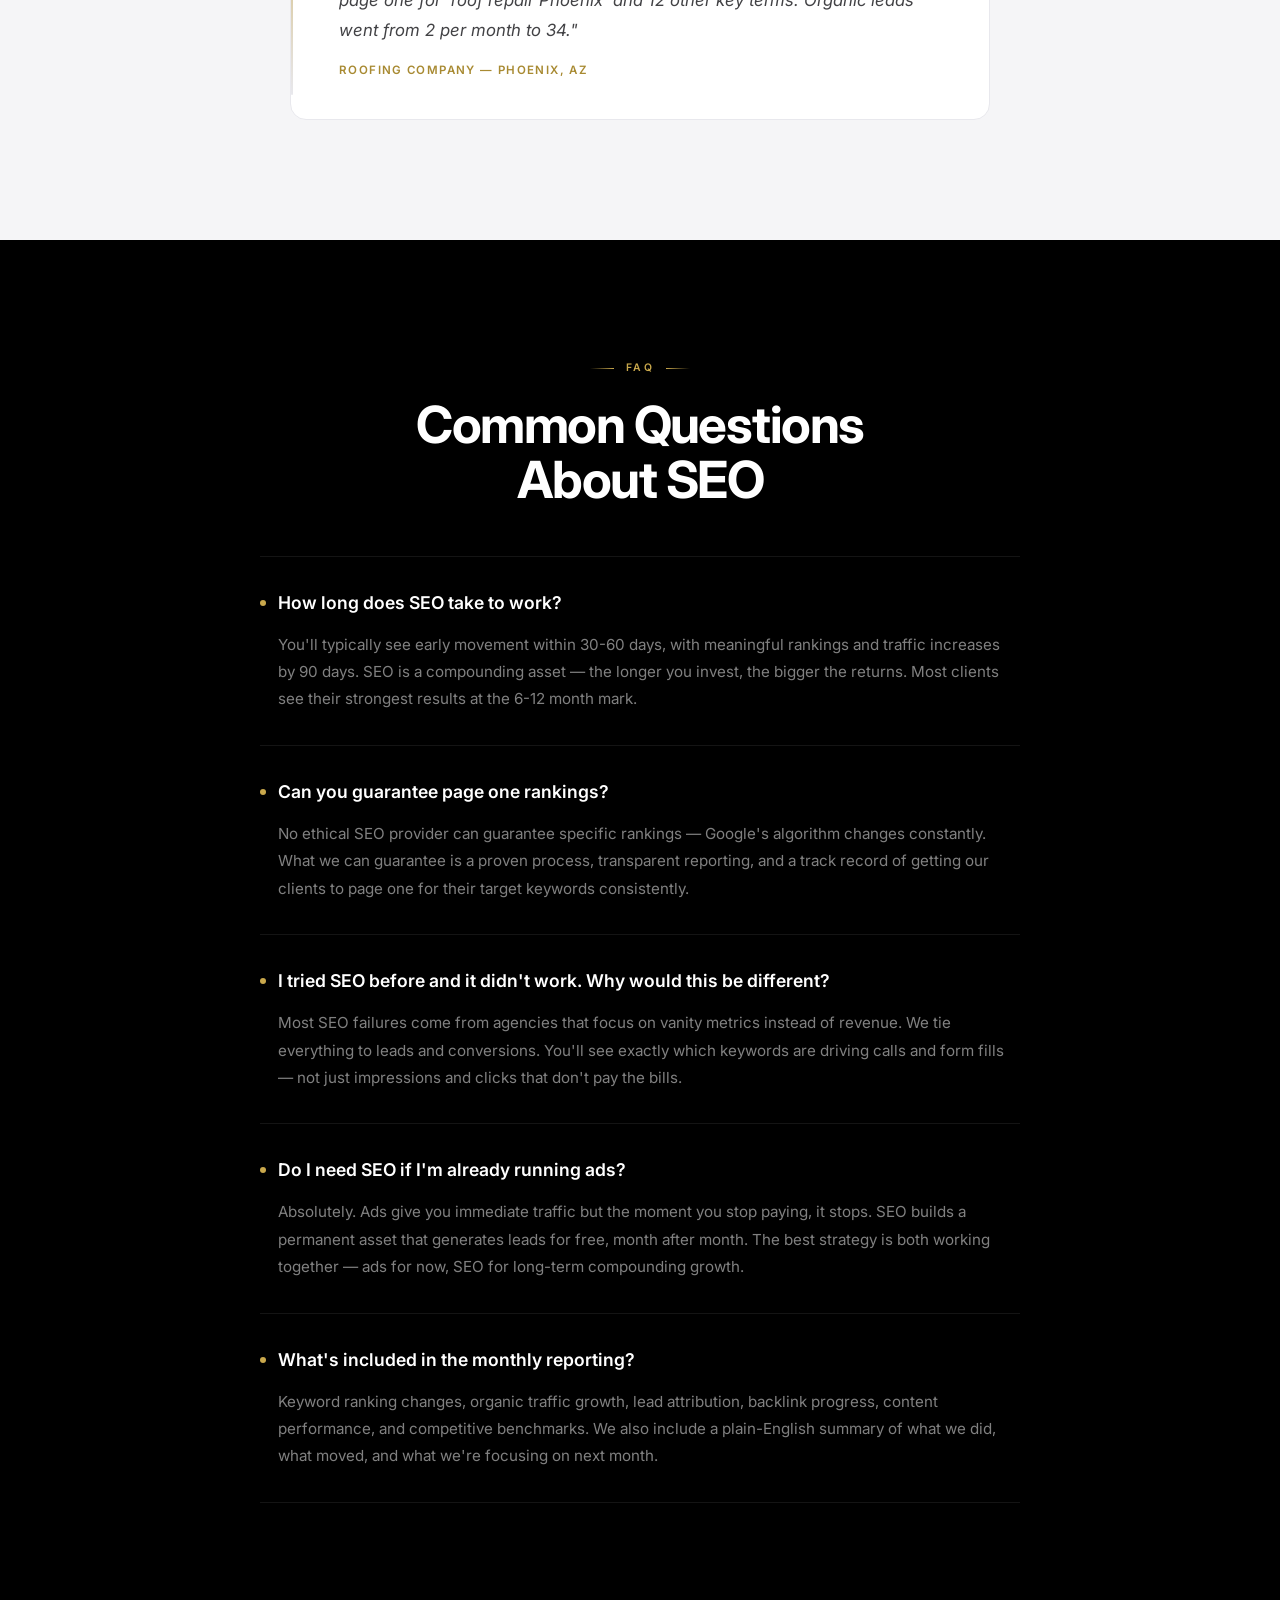
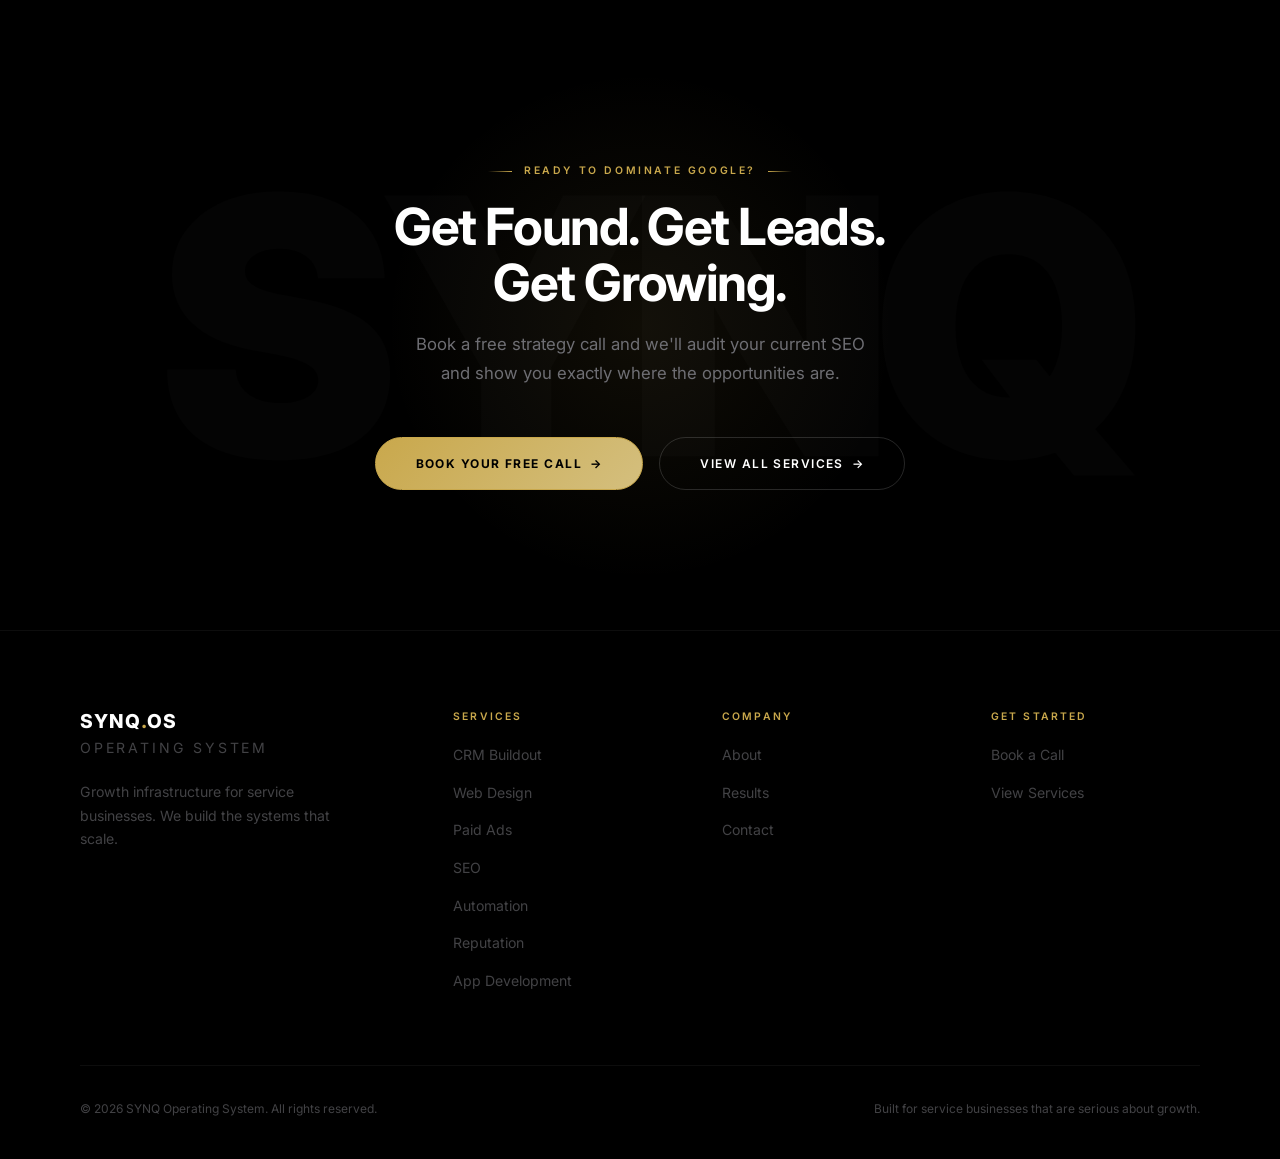
<file: services/seo.html>
<!DOCTYPE html>
<html lang="en">
<head>
  <meta charset="UTF-8" />
  <meta name="viewport" content="width=device-width, initial-scale=1.0" />
  <title>SEO — SYNQ OS</title>
  <meta name="description" content="Dominate local and national search results with SEO that compounds over time. On-page optimization, local SEO, content, citations, and link building by SYNQ OS." />
  <link rel="stylesheet" href="../css/style.css" />
</head>
<body>

  <!-- NAV -->
  <nav class="nav nav--dark" id="nav">
    <div class="container">
      <div class="nav__inner">
        <a href="../index.html" class="nav__logo">SYNQ<span>.</span>OS</a>
        <ul class="nav__links" id="navLinks">
          <li><a href="../index.html">Home</a></li>
          <li><a href="../about.html">About</a></li>
          <li><a href="../services.html" class="active">Services</a></li>
          <li><a href="../results.html">Results</a></li>
          <li><a href="../contact.html" class="nav__cta">Book a Call</a></li>
        </ul>
        <div class="nav__toggle" id="navToggle" aria-label="Toggle menu">
          <span></span>
          <span></span>
          <span></span>
        </div>
      </div>
    </div>
  </nav>

  <!-- HERO -->
  <section class="shader-hero service-hero" id="shaderHero">
    <canvas class="shader-hero__canvas" id="shaderCanvas"></canvas>
    <div class="shader-hero__content">
      <div class="shader-hero__badge shader-hero__fade-in">
        <span class="shader-hero__badge-icon">&#10038;</span>
        Search Engine Optimization
      </div>
      <h1 class="shader-hero__h1">
        <span class="shader-hero__line1 shader-hero__fade-in shader-hero__delay-1">Get Found on Google.</span>
        <span class="shader-hero__line2 shader-hero__fade-in shader-hero__delay-2">Stop Paying for Every Click.</span>
      </h1>
      <p class="shader-hero__sub shader-hero__fade-in shader-hero__delay-3">We build long-term organic visibility that brings you qualified leads every month — without spending another dollar on ads. Local SEO, on-page optimization, content, and link building that compounds over time.</p>
      <div class="shader-hero__actions shader-hero__fade-in shader-hero__delay-4">
        <a href="../contact.html" class="btn btn--gold">Book a Strategy Call <span class="btn__arrow">&rarr;</span></a>
        <a href="#included" class="btn btn--outline" style="color:#fff;border-color:rgba(255,255,255,.2);">See What's Included</a>
      </div>
    </div>
    <div class="service-hero__scroll-indicator">
      <span>Scroll</span>
    </div>
  </section>

  <!-- PROBLEM / PAIN POINTS -->
  <section class="pain-section">
    <div class="container">
      <div class="pain-section__grid">
        <div class="reveal-left">
          <span class="label">Sound Familiar?</span>
          <h2 style="margin-bottom:36px;">Your Competitors Are Showing Up. You're Not.</h2>
          <ul class="pain-list">
            <li>When someone Googles what you do in your area, your competitors show up on page one. You're buried on page three — or nowhere at all.</li>
            <li>You're paying for every single lead through ads because organic traffic is basically zero. The moment you stop spending, the leads stop coming.</li>
            <li>Your Google Business Profile is incomplete, has outdated info, or barely any reviews. You're invisible in the map pack where most local searches convert.</li>
            <li>You tried SEO before with another agency and saw no results. They sent you a monthly report full of jargon but your phone never rang more.</li>
          </ul>
        </div>
        <div class="reveal-right">
          <div class="pain-stat">
            <div class="pain-stat__number">75%</div>
            <div class="pain-stat__caption">of people never scroll past the first page of Google. If you're not there, you don't exist.</div>
          </div>
        </div>
      </div>
    </div>
  </section>

  <!-- WHAT'S INCLUDED -->
  <section class="section" id="included">
    <div class="container">
      <div class="service-detail__header reveal" style="text-align:center;">
        <span class="label label--center">What's Included</span>
        <h2>Everything You Get<br />With SEO</h2>
      </div>
      <div class="service-detail__grid stagger-children">
        <div class="service-detail__item">
          <div class="service-detail__icon">
            <svg viewBox="0 0 24 24" fill="none" stroke="currentColor" stroke-width="1.5"><circle cx="11" cy="11" r="8"/><path d="m21 21-4.35-4.35"/></svg>
          </div>
          <h4>Keyword Research & Strategy</h4>
          <p>Deep research into the exact terms your customers are searching. We identify high-intent keywords with real traffic volume and map them to your service pages for maximum impact.</p>
        </div>
        <div class="service-detail__item">
          <div class="service-detail__icon">
            <svg viewBox="0 0 24 24" fill="none" stroke="currentColor" stroke-width="1.5"><path d="M12 2L2 7l10 5 10-5-10-5z"/><path d="M2 17l10 5 10-5"/><path d="M2 12l10 5 10-5"/></svg>
          </div>
          <h4>On-Page Optimization</h4>
          <p>Title tags, meta descriptions, header structure, internal linking, image optimization, and schema markup. Every page on your site is technically optimized to rank.</p>
        </div>
        <div class="service-detail__item">
          <div class="service-detail__icon">
            <svg viewBox="0 0 24 24" fill="none" stroke="currentColor" stroke-width="1.5"><path d="M21 10c0 7-9 13-9 13s-9-6-9-13a9 9 0 0 1 18 0z"/><circle cx="12" cy="10" r="3"/></svg>
          </div>
          <h4>Local SEO & Map Pack</h4>
          <p>Google Business Profile optimization, local citations, NAP consistency, and geo-targeted content. We put you in the map pack where local customers are searching and converting.</p>
        </div>
        <div class="service-detail__item">
          <div class="service-detail__icon">
            <svg viewBox="0 0 24 24" fill="none" stroke="currentColor" stroke-width="1.5"><path d="M12 20h9"/><path d="M16.5 3.5a2.121 2.121 0 0 1 3 3L7 19l-4 1 1-4L16.5 3.5z"/></svg>
          </div>
          <h4>Content Strategy & Creation</h4>
          <p>SEO-optimized blog posts, service pages, and location pages written by real humans. Content that ranks, builds authority, and actually answers what your customers are asking.</p>
        </div>
        <div class="service-detail__item">
          <div class="service-detail__icon">
            <svg viewBox="0 0 24 24" fill="none" stroke="currentColor" stroke-width="1.5"><path d="M10 13a5 5 0 0 0 7.54.54l3-3a5 5 0 0 0-7.07-7.07l-1.72 1.71"/><path d="M14 11a5 5 0 0 0-7.54-.54l-3 3a5 5 0 0 0 7.07 7.07l1.71-1.71"/></svg>
          </div>
          <h4>Link Building & Authority</h4>
          <p>Strategic backlink acquisition from relevant, authoritative sources. Guest posts, local directories, industry citations, and digital PR that build your domain authority month over month.</p>
        </div>
        <div class="service-detail__item">
          <div class="service-detail__icon">
            <svg viewBox="0 0 24 24" fill="none" stroke="currentColor" stroke-width="1.5"><path d="M13 2L3 14h9l-1 8 10-12h-9l1-8z"/></svg>
          </div>
          <h4>Technical SEO Audit</h4>
          <p>Site speed, crawlability, indexation, mobile-friendliness, Core Web Vitals — we fix the technical issues that are silently killing your rankings and costing you traffic.</p>
        </div>
        <div class="service-detail__item">
          <div class="service-detail__icon">
            <svg viewBox="0 0 24 24" fill="none" stroke="currentColor" stroke-width="1.5"><rect x="2" y="3" width="20" height="14" rx="2"/><path d="M8 21h8M12 17v4"/></svg>
          </div>
          <h4>Monthly Reporting & Analytics</h4>
          <p>Clear, jargon-free monthly reports showing keyword rankings, traffic growth, lead attribution, and ROI. You'll always know exactly where you stand and what's working.</p>
        </div>
        <div class="service-detail__item">
          <div class="service-detail__icon">
            <svg viewBox="0 0 24 24" fill="none" stroke="currentColor" stroke-width="1.5"><path d="M22 12h-4l-3 9L9 3l-3 9H2"/></svg>
          </div>
          <h4>Competitor Analysis</h4>
          <p>We reverse-engineer what your top competitors are doing — their keywords, their backlinks, their content strategy — and build a plan to outrank them systematically.</p>
        </div>
      </div>
    </div>
  </section>

  <!-- HOW IT WORKS -->
  <section class="section section--dark">
    <div class="container">
      <div class="service-detail__header reveal" style="text-align:center;">
        <span class="label label--center">How It Works</span>
        <h2>From Invisible to Page One</h2>
      </div>
      <div class="service-detail__steps--timeline stagger-children">
        <div class="service-detail__step--timeline">
          <div class="service-detail__step-num">01</div>
          <div class="service-detail__step--timeline-content">
            <h3>Comprehensive SEO Audit</h3>
            <p>We start with a full audit of your current site — technical health, on-page optimization, backlink profile, and competitive landscape. This tells us exactly where the opportunities are and what's holding you back.</p>
          </div>
        </div>
        <div class="service-detail__step--timeline">
          <div class="service-detail__step-num">02</div>
          <div class="service-detail__step--timeline-content">
            <h3>Strategy & Keyword Mapping</h3>
            <p>Based on the audit, we build a prioritized SEO roadmap. High-impact keywords are mapped to specific pages. We identify quick wins for early momentum and long-term targets for sustained growth.</p>
          </div>
        </div>
        <div class="service-detail__step--timeline">
          <div class="service-detail__step-num">03</div>
          <div class="service-detail__step--timeline-content">
            <h3>Optimize, Create & Build</h3>
            <p>We execute — on-page fixes, new content creation, local SEO setup, and link building all happening in parallel. Every month we're pushing your site higher with a coordinated, multi-channel SEO effort.</p>
          </div>
        </div>
        <div class="service-detail__step--timeline">
          <div class="service-detail__step-num">04</div>
          <div class="service-detail__step--timeline-content">
            <h3>Report, Refine & Scale</h3>
            <p>Monthly reporting shows exactly what moved and why. We refine the strategy based on ranking data, traffic patterns, and conversion metrics. As you climb, we expand into new keywords and markets.</p>
          </div>
        </div>
      </div>
    </div>
  </section>

  <!-- RESULTS / PROOF -->
  <section class="section section--elevated">
    <div class="container">
      <div class="service-detail__header reveal" style="text-align:center;">
        <span class="label label--center">Results</span>
        <h2>What Our SEO Clients See</h2>
      </div>
      <div class="results-stats stagger-children">
        <div class="result-stat">
          <div class="result-stat__number"><span data-target="90">0</span><span>d</span></div>
          <div class="result-stat__label">Avg. Time to Page 1</div>
        </div>
        <div class="result-stat">
          <div class="result-stat__number"><span data-target="640">0</span><span>%</span></div>
          <div class="result-stat__label">Organic Traffic Increase</div>
        </div>
        <div class="result-stat">
          <div class="result-stat__number"><span data-target="3">0</span><span>x</span></div>
          <div class="result-stat__label">More Organic Leads</div>
        </div>
        <div class="result-stat">
          <div class="result-stat__number"><span data-target="45">0</span><span>+</span></div>
          <div class="result-stat__label">Keywords Ranked</div>
        </div>
      </div>
      <div class="case-study-mini reveal">
        <p class="case-study-mini__text">"A roofing company in Phoenix was completely invisible on Google — ranking for zero relevant keywords. We built a local SEO strategy with optimized service pages, location pages for each suburb, and a monthly content plan targeting high-intent searches. Within 90 days they ranked on page one for 'roof repair Phoenix' and 12 other key terms. Organic leads went from 2 per month to 34."</p>
        <div class="case-study-mini__attr">Roofing Company &mdash; Phoenix, AZ</div>
      </div>
    </div>
  </section>

  <!-- FAQ -->
  <section class="section section--dark faq-section">
    <div class="container">
      <div class="service-detail__header reveal" style="text-align:center;">
        <span class="label label--center">FAQ</span>
        <h2>Common Questions<br />About SEO</h2>
      </div>
      <div class="faq-section__grid">
        <div class="faq-item reveal">
          <div class="faq-item__q">How long does SEO take to work?</div>
          <div class="faq-item__a">You'll typically see early movement within 30-60 days, with meaningful rankings and traffic increases by 90 days. SEO is a compounding asset — the longer you invest, the bigger the returns. Most clients see their strongest results at the 6-12 month mark.</div>
        </div>
        <div class="faq-item reveal">
          <div class="faq-item__q">Can you guarantee page one rankings?</div>
          <div class="faq-item__a">No ethical SEO provider can guarantee specific rankings — Google's algorithm changes constantly. What we can guarantee is a proven process, transparent reporting, and a track record of getting our clients to page one for their target keywords consistently.</div>
        </div>
        <div class="faq-item reveal">
          <div class="faq-item__q">I tried SEO before and it didn't work. Why would this be different?</div>
          <div class="faq-item__a">Most SEO failures come from agencies that focus on vanity metrics instead of revenue. We tie everything to leads and conversions. You'll see exactly which keywords are driving calls and form fills — not just impressions and clicks that don't pay the bills.</div>
        </div>
        <div class="faq-item reveal">
          <div class="faq-item__q">Do I need SEO if I'm already running ads?</div>
          <div class="faq-item__a">Absolutely. Ads give you immediate traffic but the moment you stop paying, it stops. SEO builds a permanent asset that generates leads for free, month after month. The best strategy is both working together — ads for now, SEO for long-term compounding growth.</div>
        </div>
        <div class="faq-item reveal">
          <div class="faq-item__q">What's included in the monthly reporting?</div>
          <div class="faq-item__a">Keyword ranking changes, organic traffic growth, lead attribution, backlink progress, content performance, and competitive benchmarks. We also include a plain-English summary of what we did, what moved, and what we're focusing on next month.</div>
        </div>
      </div>
    </div>
  </section>

  <!-- FINAL CTA -->
  <div class="cta-section">
    <div class="cta-section__glow"></div>
    <div class="container" style="position:relative;z-index:1;">
      <div class="reveal">
        <span class="label label--center" style="margin-bottom:20px;">Ready to Dominate Google?</span>
        <h2>Get Found. Get Leads.<br />Get Growing.</h2>
        <p>Book a free strategy call and we'll audit your current SEO and show you exactly where the opportunities are.</p>
        <div style="display:flex;gap:16px;justify-content:center;flex-wrap:wrap;">
          <a href="../contact.html" class="btn btn--gold">Book Your Free Call <span class="btn__arrow">&rarr;</span></a>
          <a href="../services.html" class="btn btn--outline" style="color:#fff;border-color:rgba(255,255,255,.15);">View All Services <span class="btn__arrow">&rarr;</span></a>
        </div>
      </div>
    </div>
  </div>

  <!-- FOOTER -->
  <footer class="footer">
    <div class="container">
      <div class="footer__inner">
        <div class="footer__brand">
          <h3>SYNQ<span>.</span>OS</h3>
          <p class="footer__brand__sub">Operating System</p>
          <p>Growth infrastructure for service businesses. We build the systems that scale.</p>
        </div>
        <div class="footer__col">
          <h4>Services</h4>
          <ul>
            <li><a href="crm.html">CRM Buildout</a></li>
            <li><a href="web-design.html">Web Design</a></li>
            <li><a href="ads.html">Paid Ads</a></li>
            <li><a href="seo.html">SEO</a></li>
            <li><a href="automation.html">Automation</a></li>
            <li><a href="reputation.html">Reputation</a></li>
            <li><a href="app-dev.html">App Development</a></li>
          </ul>
        </div>
        <div class="footer__col">
          <h4>Company</h4>
          <ul>
            <li><a href="../about.html">About</a></li>
            <li><a href="../results.html">Results</a></li>
            <li><a href="../contact.html">Contact</a></li>
          </ul>
        </div>
        <div class="footer__col">
          <h4>Get Started</h4>
          <ul>
            <li><a href="../contact.html">Book a Call</a></li>
            <li><a href="../services.html">View Services</a></li>
          </ul>
        </div>
      </div>
      <div class="footer__bottom">
        <p>&copy; 2026 SYNQ Operating System. All rights reserved.</p>
        <p>Built for service businesses that are serious about growth.</p>
      </div>
    </div>
  </footer>

  <script src="../js/main.js"></script>
</body>
</html>
</file>
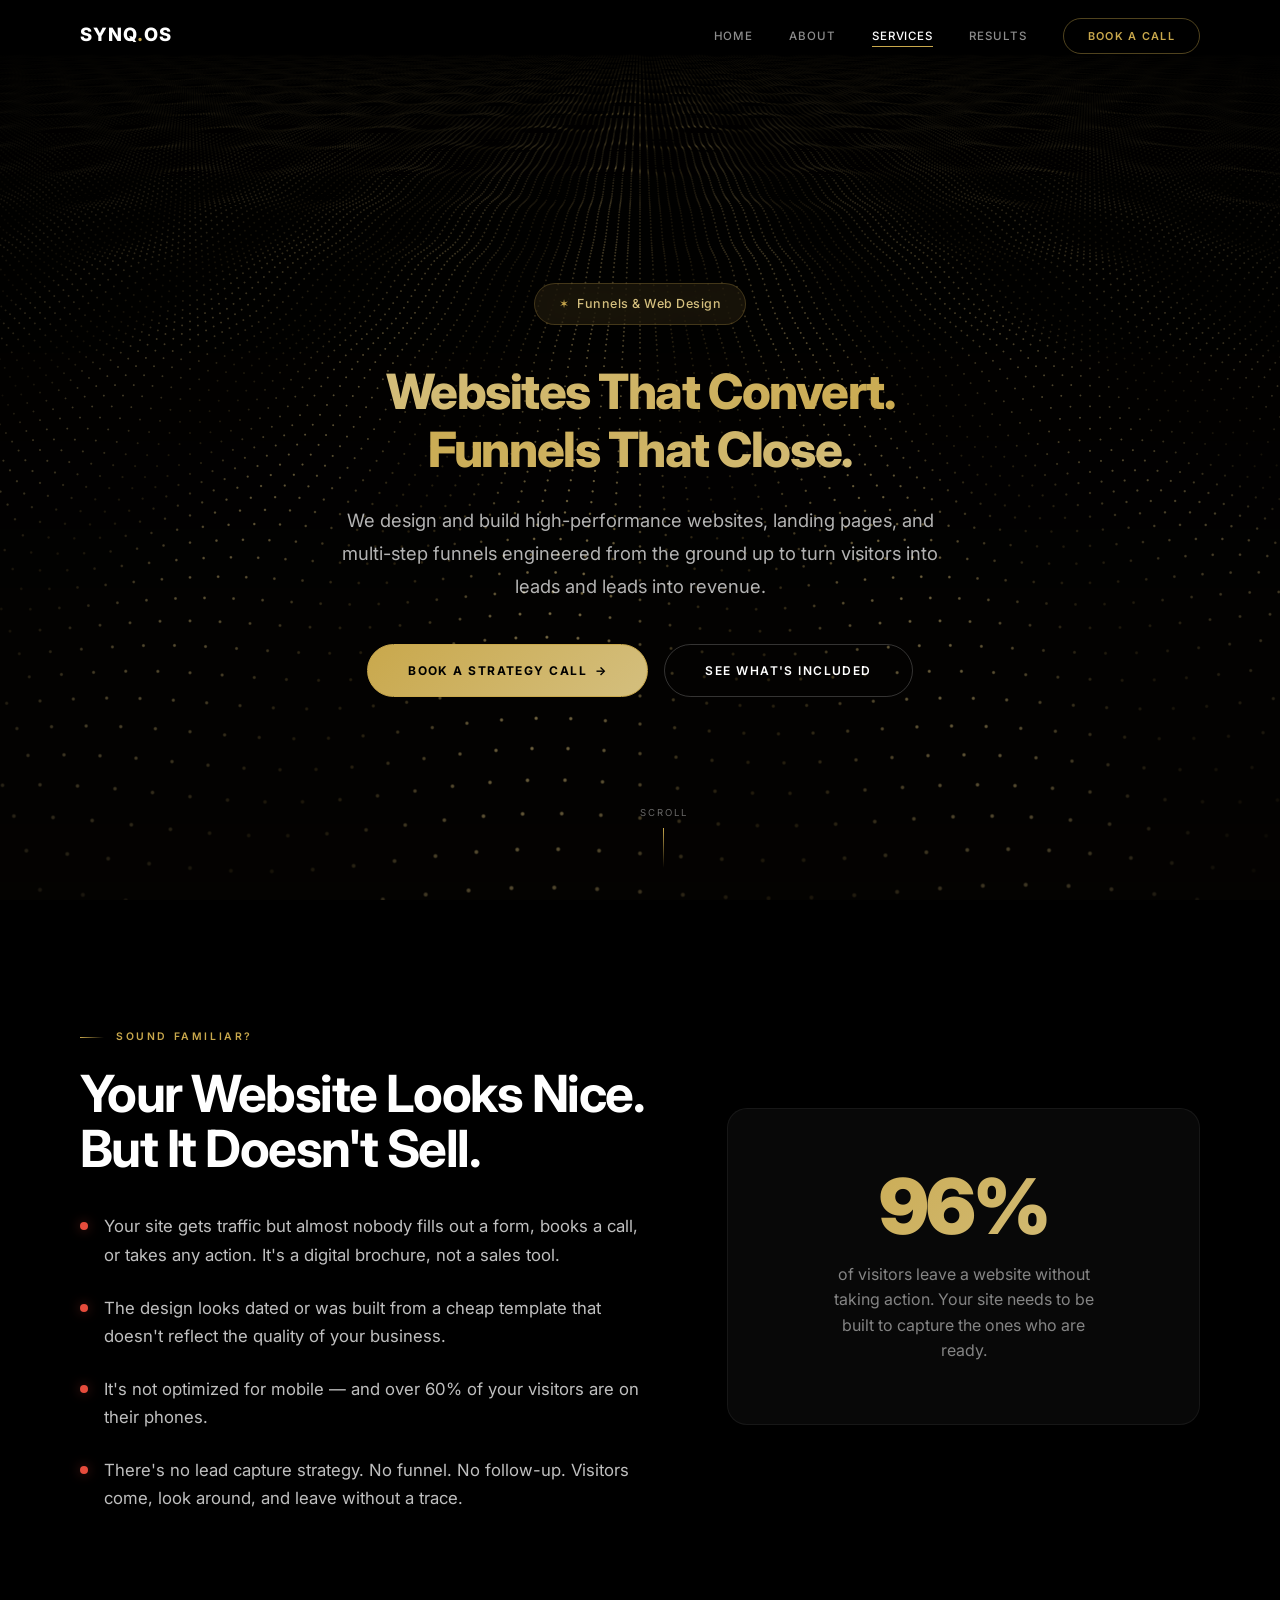
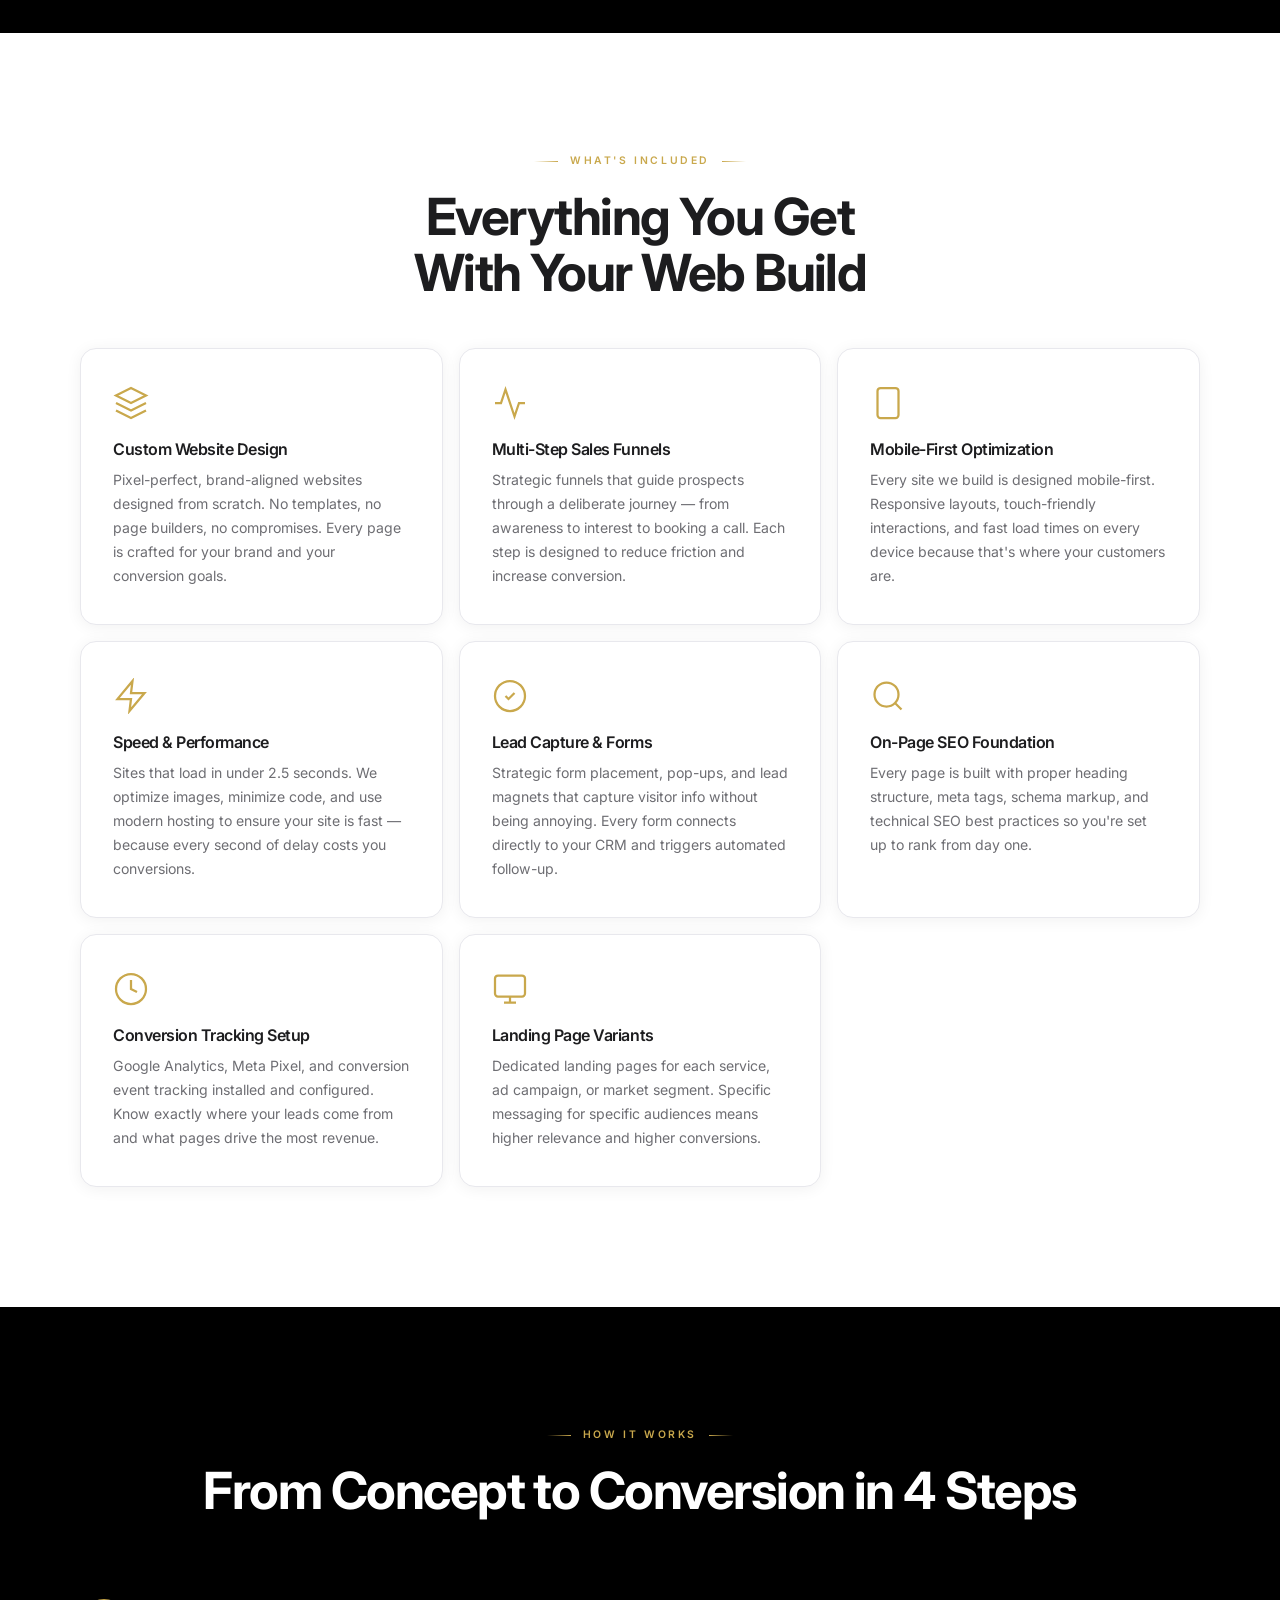
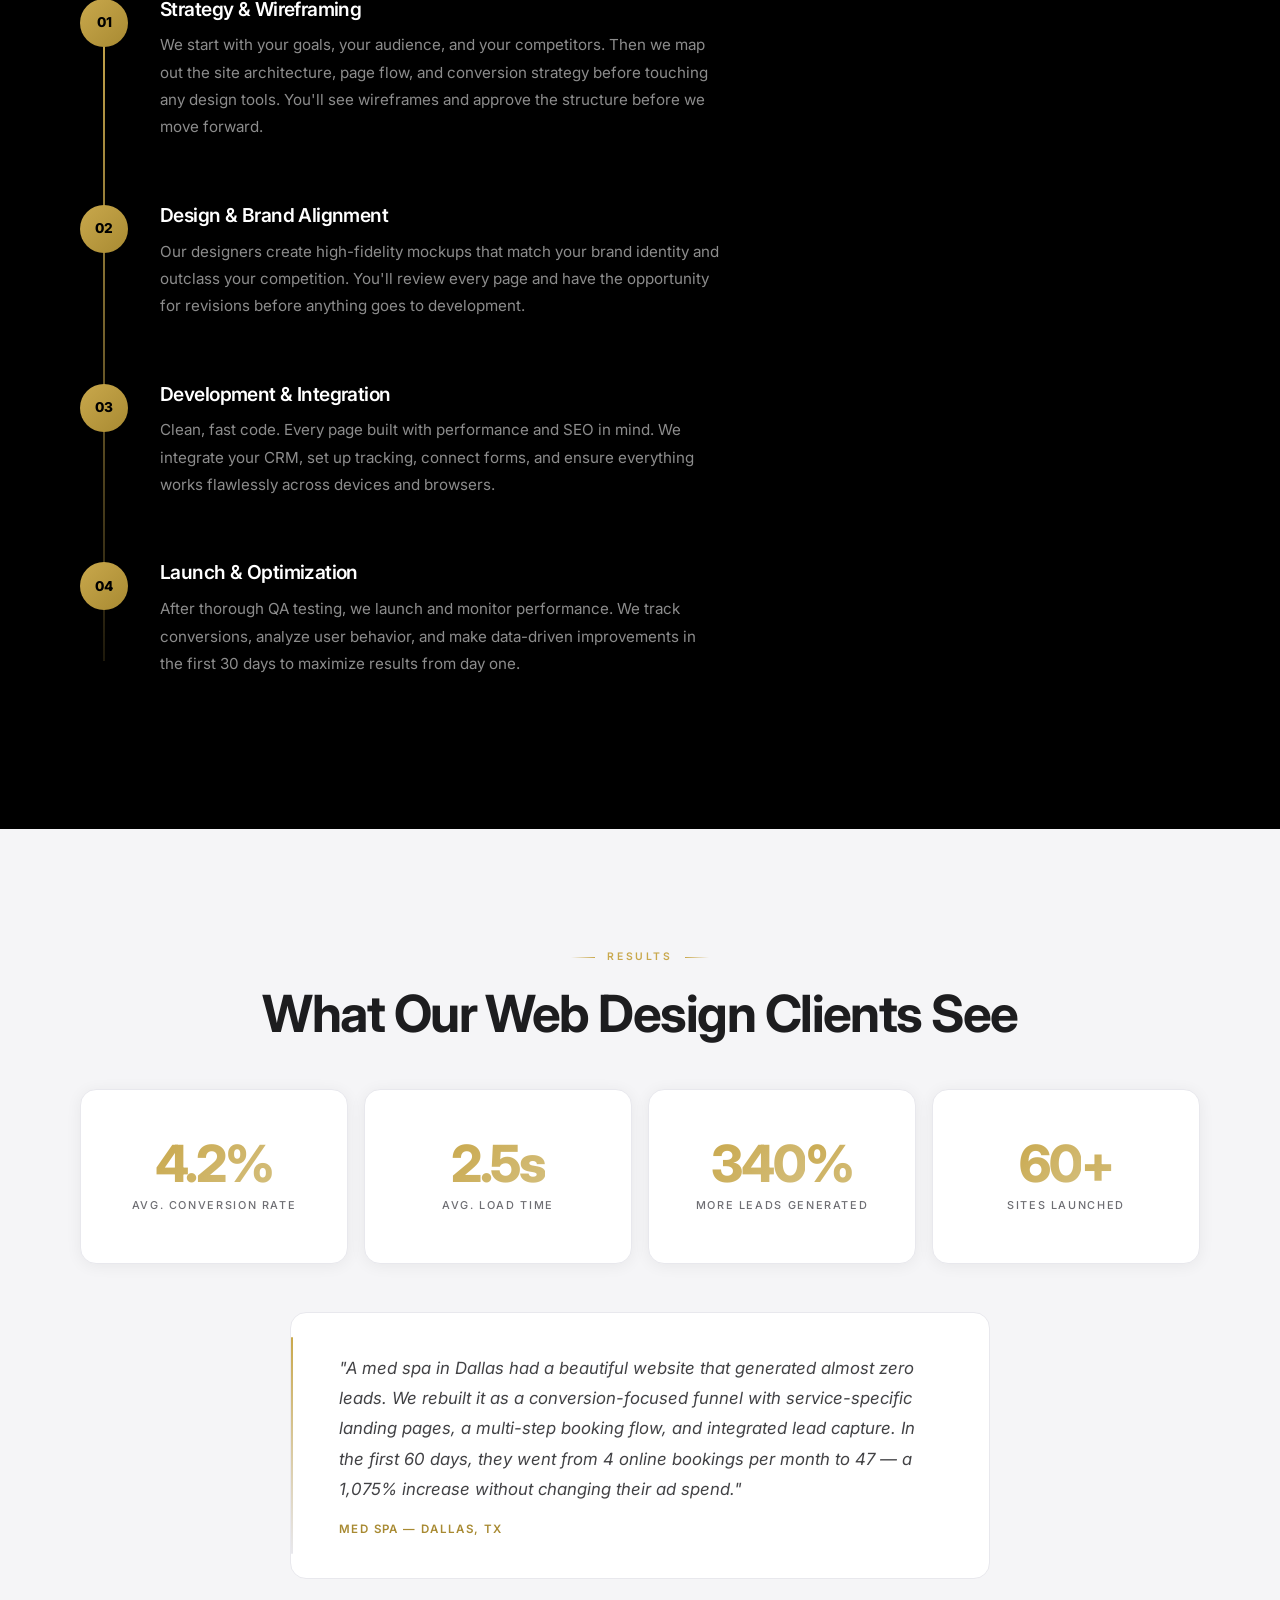
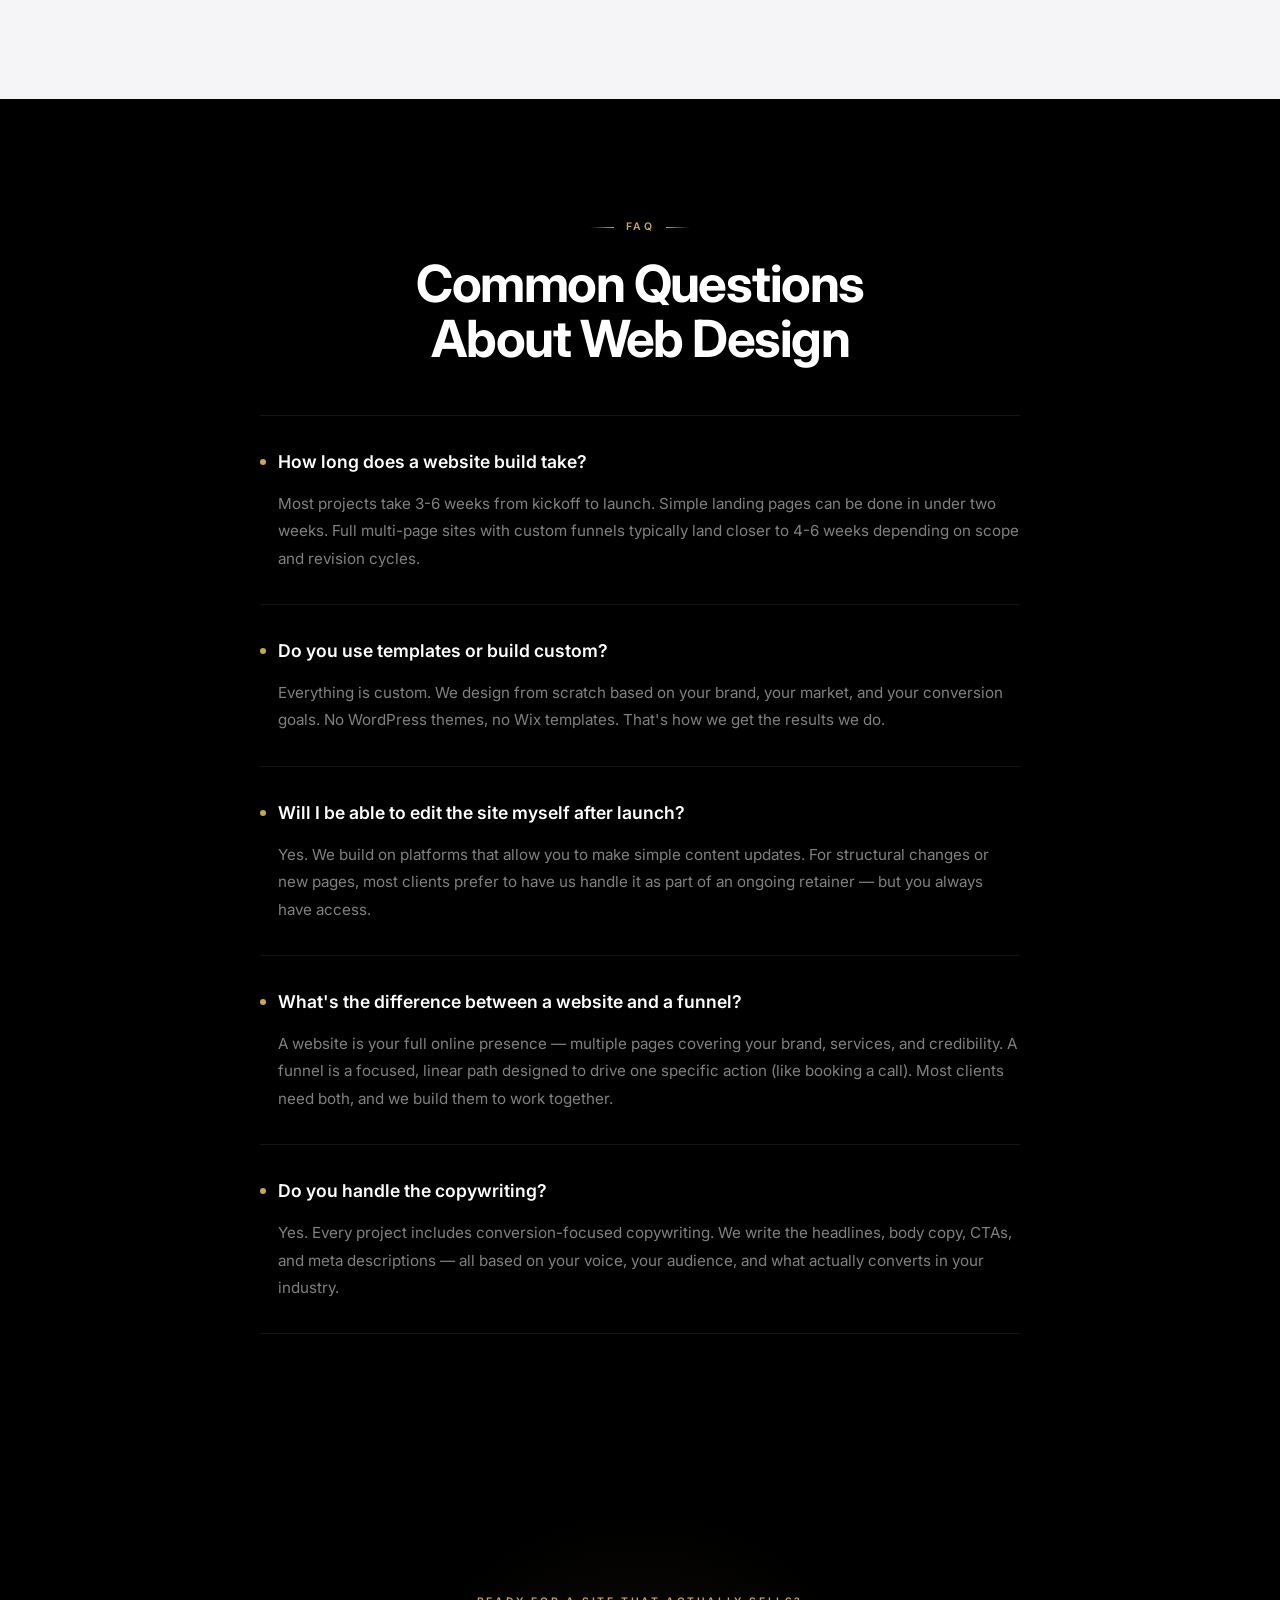
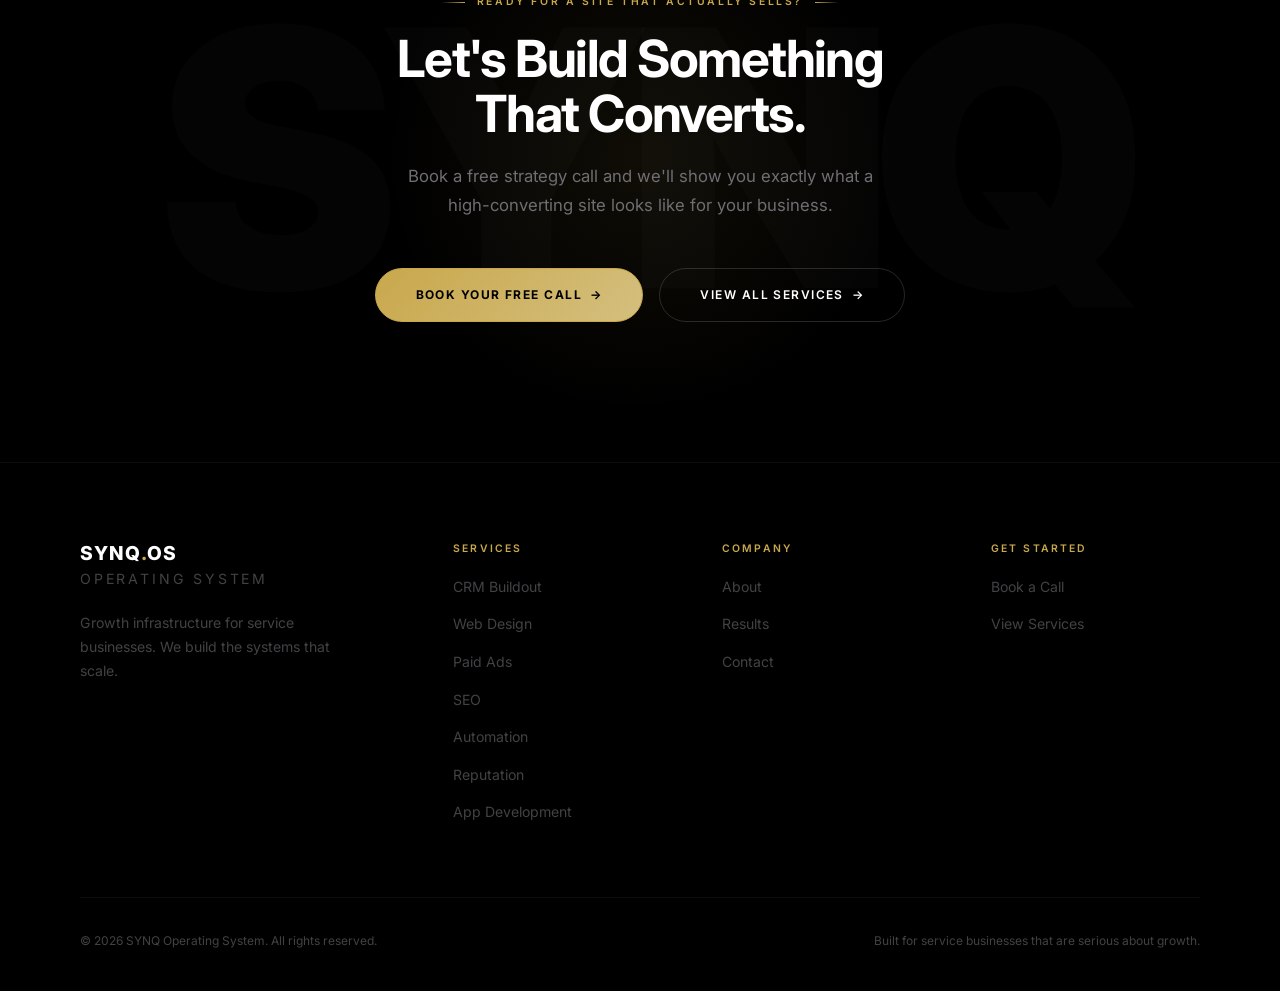
<file: services/web-design.html>
<!DOCTYPE html>
<html lang="en">
<head>
  <meta charset="UTF-8" />
  <meta name="viewport" content="width=device-width, initial-scale=1.0" />
  <title>Funnels & Web Design — SYNQ OS</title>
  <meta name="description" content="High-converting websites, landing pages, and multi-step funnels built to generate leads — not just look good. Custom web design by SYNQ OS." />
  <link rel="stylesheet" href="../css/style.css" />
</head>
<body>

  <!-- NAV -->
  <nav class="nav nav--dark" id="nav">
    <div class="container">
      <div class="nav__inner">
        <a href="../index.html" class="nav__logo">SYNQ<span>.</span>OS</a>
        <ul class="nav__links" id="navLinks">
          <li><a href="../index.html">Home</a></li>
          <li><a href="../about.html">About</a></li>
          <li><a href="../services.html" class="active">Services</a></li>
          <li><a href="../results.html">Results</a></li>
          <li><a href="../contact.html" class="nav__cta">Book a Call</a></li>
        </ul>
        <div class="nav__toggle" id="navToggle" aria-label="Toggle menu">
          <span></span>
          <span></span>
          <span></span>
        </div>
      </div>
    </div>
  </nav>

  <!-- HERO -->
  <section class="shader-hero service-hero" id="shaderHero">
    <canvas class="shader-hero__canvas" id="shaderCanvas"></canvas>
    <div class="shader-hero__content">
      <div class="shader-hero__badge shader-hero__fade-in">
        <span class="shader-hero__badge-icon">&#10038;</span>
        Funnels & Web Design
      </div>
      <h1 class="shader-hero__h1">
        <span class="shader-hero__line1 shader-hero__fade-in shader-hero__delay-1">Websites That Convert.</span>
        <span class="shader-hero__line2 shader-hero__fade-in shader-hero__delay-2">Funnels That Close.</span>
      </h1>
      <p class="shader-hero__sub shader-hero__fade-in shader-hero__delay-3">We design and build high-performance websites, landing pages, and multi-step funnels engineered from the ground up to turn visitors into leads and leads into revenue.</p>
      <div class="shader-hero__actions shader-hero__fade-in shader-hero__delay-4">
        <a href="../contact.html" class="btn btn--gold">Book a Strategy Call <span class="btn__arrow">&rarr;</span></a>
        <a href="#included" class="btn btn--outline" style="color:#fff;border-color:rgba(255,255,255,.2);">See What's Included</a>
      </div>
    </div>
    <div class="service-hero__scroll-indicator">
      <span>Scroll</span>
    </div>
  </section>

  <!-- PROBLEM / PAIN POINTS -->
  <section class="pain-section">
    <div class="container">
      <div class="pain-section__grid">
        <div class="reveal-left">
          <span class="label">Sound Familiar?</span>
          <h2 style="margin-bottom:36px;">Your Website Looks Nice. But It Doesn't Sell.</h2>
          <ul class="pain-list">
            <li>Your site gets traffic but almost nobody fills out a form, books a call, or takes any action. It's a digital brochure, not a sales tool.</li>
            <li>The design looks dated or was built from a cheap template that doesn't reflect the quality of your business.</li>
            <li>It's not optimized for mobile — and over 60% of your visitors are on their phones.</li>
            <li>There's no lead capture strategy. No funnel. No follow-up. Visitors come, look around, and leave without a trace.</li>
          </ul>
        </div>
        <div class="reveal-right">
          <div class="pain-stat">
            <div class="pain-stat__number">96%</div>
            <div class="pain-stat__caption">of visitors leave a website without taking action. Your site needs to be built to capture the ones who are ready.</div>
          </div>
        </div>
      </div>
    </div>
  </section>

  <!-- WHAT'S INCLUDED -->
  <section class="section" id="included">
    <div class="container">
      <div class="service-detail__header reveal" style="text-align:center;">
        <span class="label label--center">What's Included</span>
        <h2>Everything You Get<br />With Your Web Build</h2>
      </div>
      <div class="service-detail__grid stagger-children">
        <div class="service-detail__item">
          <div class="service-detail__icon">
            <svg viewBox="0 0 24 24" fill="none" stroke="currentColor" stroke-width="1.5"><path d="M12 2L2 7l10 5 10-5-10-5z"/><path d="M2 17l10 5 10-5"/><path d="M2 12l10 5 10-5"/></svg>
          </div>
          <h4>Custom Website Design</h4>
          <p>Pixel-perfect, brand-aligned websites designed from scratch. No templates, no page builders, no compromises. Every page is crafted for your brand and your conversion goals.</p>
        </div>
        <div class="service-detail__item">
          <div class="service-detail__icon">
            <svg viewBox="0 0 24 24" fill="none" stroke="currentColor" stroke-width="1.5"><path d="M22 12h-4l-3 9L9 3l-3 9H2"/></svg>
          </div>
          <h4>Multi-Step Sales Funnels</h4>
          <p>Strategic funnels that guide prospects through a deliberate journey — from awareness to interest to booking a call. Each step is designed to reduce friction and increase conversion.</p>
        </div>
        <div class="service-detail__item">
          <div class="service-detail__icon">
            <svg viewBox="0 0 24 24" fill="none" stroke="currentColor" stroke-width="1.5"><rect x="5" y="2" width="14" height="20" rx="2" ry="2"/><path d="M12 18h.01"/></svg>
          </div>
          <h4>Mobile-First Optimization</h4>
          <p>Every site we build is designed mobile-first. Responsive layouts, touch-friendly interactions, and fast load times on every device because that's where your customers are.</p>
        </div>
        <div class="service-detail__item">
          <div class="service-detail__icon">
            <svg viewBox="0 0 24 24" fill="none" stroke="currentColor" stroke-width="1.5"><path d="M13 2L3 14h9l-1 8 10-12h-9l1-8z"/></svg>
          </div>
          <h4>Speed & Performance</h4>
          <p>Sites that load in under 2.5 seconds. We optimize images, minimize code, and use modern hosting to ensure your site is fast — because every second of delay costs you conversions.</p>
        </div>
        <div class="service-detail__item">
          <div class="service-detail__icon">
            <svg viewBox="0 0 24 24" fill="none" stroke="currentColor" stroke-width="1.5"><circle cx="12" cy="12" r="10"/><path d="m9 12 2 2 4-4"/></svg>
          </div>
          <h4>Lead Capture & Forms</h4>
          <p>Strategic form placement, pop-ups, and lead magnets that capture visitor info without being annoying. Every form connects directly to your CRM and triggers automated follow-up.</p>
        </div>
        <div class="service-detail__item">
          <div class="service-detail__icon">
            <svg viewBox="0 0 24 24" fill="none" stroke="currentColor" stroke-width="1.5"><circle cx="11" cy="11" r="8"/><path d="m21 21-4.35-4.35"/></svg>
          </div>
          <h4>On-Page SEO Foundation</h4>
          <p>Every page is built with proper heading structure, meta tags, schema markup, and technical SEO best practices so you're set up to rank from day one.</p>
        </div>
        <div class="service-detail__item">
          <div class="service-detail__icon">
            <svg viewBox="0 0 24 24" fill="none" stroke="currentColor" stroke-width="1.5"><path d="M12 22c5.523 0 10-4.477 10-10S17.523 2 12 2 2 6.477 2 12s4.477 10 10 10z"/><path d="M12 6v6l4 2"/></svg>
          </div>
          <h4>Conversion Tracking Setup</h4>
          <p>Google Analytics, Meta Pixel, and conversion event tracking installed and configured. Know exactly where your leads come from and what pages drive the most revenue.</p>
        </div>
        <div class="service-detail__item">
          <div class="service-detail__icon">
            <svg viewBox="0 0 24 24" fill="none" stroke="currentColor" stroke-width="1.5"><rect x="2" y="3" width="20" height="14" rx="2"/><path d="M8 21h8M12 17v4"/></svg>
          </div>
          <h4>Landing Page Variants</h4>
          <p>Dedicated landing pages for each service, ad campaign, or market segment. Specific messaging for specific audiences means higher relevance and higher conversions.</p>
        </div>
      </div>
    </div>
  </section>

  <!-- HOW IT WORKS -->
  <section class="section section--dark">
    <div class="container">
      <div class="service-detail__header reveal" style="text-align:center;">
        <span class="label label--center">How It Works</span>
        <h2>From Concept to Conversion in 4 Steps</h2>
      </div>
      <div class="service-detail__steps--timeline stagger-children">
        <div class="service-detail__step--timeline">
          <div class="service-detail__step-num">01</div>
          <div class="service-detail__step--timeline-content">
            <h3>Strategy & Wireframing</h3>
            <p>We start with your goals, your audience, and your competitors. Then we map out the site architecture, page flow, and conversion strategy before touching any design tools. You'll see wireframes and approve the structure before we move forward.</p>
          </div>
        </div>
        <div class="service-detail__step--timeline">
          <div class="service-detail__step-num">02</div>
          <div class="service-detail__step--timeline-content">
            <h3>Design & Brand Alignment</h3>
            <p>Our designers create high-fidelity mockups that match your brand identity and outclass your competition. You'll review every page and have the opportunity for revisions before anything goes to development.</p>
          </div>
        </div>
        <div class="service-detail__step--timeline">
          <div class="service-detail__step-num">03</div>
          <div class="service-detail__step--timeline-content">
            <h3>Development & Integration</h3>
            <p>Clean, fast code. Every page built with performance and SEO in mind. We integrate your CRM, set up tracking, connect forms, and ensure everything works flawlessly across devices and browsers.</p>
          </div>
        </div>
        <div class="service-detail__step--timeline">
          <div class="service-detail__step-num">04</div>
          <div class="service-detail__step--timeline-content">
            <h3>Launch & Optimization</h3>
            <p>After thorough QA testing, we launch and monitor performance. We track conversions, analyze user behavior, and make data-driven improvements in the first 30 days to maximize results from day one.</p>
          </div>
        </div>
      </div>
    </div>
  </section>

  <!-- RESULTS / PROOF -->
  <section class="section section--elevated">
    <div class="container">
      <div class="service-detail__header reveal" style="text-align:center;">
        <span class="label label--center">Results</span>
        <h2>What Our Web Design Clients See</h2>
      </div>
      <div class="results-stats stagger-children">
        <div class="result-stat">
          <div class="result-stat__number"><span data-target="4" data-suffix=".2%">0</span></div>
          <div class="result-stat__label">Avg. Conversion Rate</div>
        </div>
        <div class="result-stat">
          <div class="result-stat__number"><span data-target="2" data-suffix=".5s">0</span></div>
          <div class="result-stat__label">Avg. Load Time</div>
        </div>
        <div class="result-stat">
          <div class="result-stat__number"><span data-target="340">0</span><span>%</span></div>
          <div class="result-stat__label">More Leads Generated</div>
        </div>
        <div class="result-stat">
          <div class="result-stat__number"><span data-target="60">0</span><span>+</span></div>
          <div class="result-stat__label">Sites Launched</div>
        </div>
      </div>
      <div class="case-study-mini reveal">
        <p class="case-study-mini__text">"A med spa in Dallas had a beautiful website that generated almost zero leads. We rebuilt it as a conversion-focused funnel with service-specific landing pages, a multi-step booking flow, and integrated lead capture. In the first 60 days, they went from 4 online bookings per month to 47 — a 1,075% increase without changing their ad spend."</p>
        <div class="case-study-mini__attr">Med Spa &mdash; Dallas, TX</div>
      </div>
    </div>
  </section>

  <!-- FAQ -->
  <section class="section section--dark faq-section">
    <div class="container">
      <div class="service-detail__header reveal" style="text-align:center;">
        <span class="label label--center">FAQ</span>
        <h2>Common Questions<br />About Web Design</h2>
      </div>
      <div class="faq-section__grid">
        <div class="faq-item reveal">
          <div class="faq-item__q">How long does a website build take?</div>
          <div class="faq-item__a">Most projects take 3-6 weeks from kickoff to launch. Simple landing pages can be done in under two weeks. Full multi-page sites with custom funnels typically land closer to 4-6 weeks depending on scope and revision cycles.</div>
        </div>
        <div class="faq-item reveal">
          <div class="faq-item__q">Do you use templates or build custom?</div>
          <div class="faq-item__a">Everything is custom. We design from scratch based on your brand, your market, and your conversion goals. No WordPress themes, no Wix templates. That's how we get the results we do.</div>
        </div>
        <div class="faq-item reveal">
          <div class="faq-item__q">Will I be able to edit the site myself after launch?</div>
          <div class="faq-item__a">Yes. We build on platforms that allow you to make simple content updates. For structural changes or new pages, most clients prefer to have us handle it as part of an ongoing retainer — but you always have access.</div>
        </div>
        <div class="faq-item reveal">
          <div class="faq-item__q">What's the difference between a website and a funnel?</div>
          <div class="faq-item__a">A website is your full online presence — multiple pages covering your brand, services, and credibility. A funnel is a focused, linear path designed to drive one specific action (like booking a call). Most clients need both, and we build them to work together.</div>
        </div>
        <div class="faq-item reveal">
          <div class="faq-item__q">Do you handle the copywriting?</div>
          <div class="faq-item__a">Yes. Every project includes conversion-focused copywriting. We write the headlines, body copy, CTAs, and meta descriptions — all based on your voice, your audience, and what actually converts in your industry.</div>
        </div>
      </div>
    </div>
  </section>

  <!-- FINAL CTA -->
  <div class="cta-section">
    <div class="cta-section__glow"></div>
    <div class="container" style="position:relative;z-index:1;">
      <div class="reveal">
        <span class="label label--center" style="margin-bottom:20px;">Ready for a Site That Actually Sells?</span>
        <h2>Let's Build Something<br />That Converts.</h2>
        <p>Book a free strategy call and we'll show you exactly what a high-converting site looks like for your business.</p>
        <div style="display:flex;gap:16px;justify-content:center;flex-wrap:wrap;">
          <a href="../contact.html" class="btn btn--gold">Book Your Free Call <span class="btn__arrow">&rarr;</span></a>
          <a href="../services.html" class="btn btn--outline" style="color:#fff;border-color:rgba(255,255,255,.15);">View All Services <span class="btn__arrow">&rarr;</span></a>
        </div>
      </div>
    </div>
  </div>

  <!-- FOOTER -->
  <footer class="footer">
    <div class="container">
      <div class="footer__inner">
        <div class="footer__brand">
          <h3>SYNQ<span>.</span>OS</h3>
          <p class="footer__brand__sub">Operating System</p>
          <p>Growth infrastructure for service businesses. We build the systems that scale.</p>
        </div>
        <div class="footer__col">
          <h4>Services</h4>
          <ul>
            <li><a href="crm.html">CRM Buildout</a></li>
            <li><a href="web-design.html">Web Design</a></li>
            <li><a href="ads.html">Paid Ads</a></li>
            <li><a href="seo.html">SEO</a></li>
            <li><a href="automation.html">Automation</a></li>
            <li><a href="reputation.html">Reputation</a></li>
            <li><a href="app-dev.html">App Development</a></li>
          </ul>
        </div>
        <div class="footer__col">
          <h4>Company</h4>
          <ul>
            <li><a href="../about.html">About</a></li>
            <li><a href="../results.html">Results</a></li>
            <li><a href="../contact.html">Contact</a></li>
          </ul>
        </div>
        <div class="footer__col">
          <h4>Get Started</h4>
          <ul>
            <li><a href="../contact.html">Book a Call</a></li>
            <li><a href="../services.html">View Services</a></li>
          </ul>
        </div>
      </div>
      <div class="footer__bottom">
        <p>&copy; 2026 SYNQ Operating System. All rights reserved.</p>
        <p>Built for service businesses that are serious about growth.</p>
      </div>
    </div>
  </footer>

  <script src="../js/main.js"></script>
</body>
</html>
</file>
<file: css/style.css>
/* =========================================
   SYNQ OPERATING SYSTEM — Premium UI
   Apple-inspired · Black / White / Gold
   ========================================= */

@import url('https://fonts.googleapis.com/css2?family=Inter:wght@300;400;500;600;700;800;900&display=swap');

/* --- Variables --- */
:root {
  --black: #000000;
  --black-rich: #0a0a0a;
  --white: #ffffff;
  --white-off: #fafafa;
  --gold: #c9a84c;
  --gold-light: #d4bf7e;
  --gold-dark: #a88a32;
  --gray-100: #f5f5f7;
  --gray-200: #e8e8ed;
  --gray-300: #d2d2d7;
  --gray-400: #86868b;
  --gray-500: #6e6e73;
  --gray-600: #424245;
  --gray-700: #2d2d2d;
  --gray-800: #1d1d1f;
  --gray-900: #111111;
  --font: 'Inter', -apple-system, BlinkMacSystemFont, 'Segoe UI', sans-serif;
  --max-width: 1200px;
  --transition: 0.35s cubic-bezier(0.4, 0, 0.2, 1);
  --transition-fast: 0.2s cubic-bezier(0.4, 0, 0.2, 1);
  --transition-slow: 0.6s cubic-bezier(0.4, 0, 0.2, 1);
  --glow-gold: 0 0 80px rgba(201, 168, 76, 0.15);
  --border-subtle: 1px solid rgba(255, 255, 255, 0.06);
  --glass-bg: rgba(255, 255, 255, 0.03);
  --glass-border: rgba(255, 255, 255, 0.08);
}

/* --- Reset --- */
*, *::before, *::after {
  margin: 0;
  padding: 0;
  box-sizing: border-box;
}

html {
  scroll-behavior: smooth;
  font-size: 16px;
}

body {
  background-color: #fff;
  color: #1d1d1f;
  font-family: var(--font);
  line-height: 1.6;
  -webkit-font-smoothing: antialiased;
  -moz-osx-font-smoothing: grayscale;
  overflow-x: hidden;
  overflow-x: clip;
}

img {
  max-width: 100%;
  display: block;
}

a {
  color: inherit;
  text-decoration: none;
}

ul {
  list-style: none;
}

::selection {
  background: rgba(201, 168, 76, 0.3);
  color: #1d1d1f;
}

/* --- Utility --- */
.container {
  max-width: var(--max-width);
  margin: 0 auto;
  padding: 0 40px;
}

.section {
  padding: 120px 0;
  position: relative;
  overflow: clip;
}

.section--dark {
  background-color: #000;
  color: #fff;
}

.section--dark h1,
.section--dark h2,
.section--dark h3,
.section--dark h4 {
  color: #fff;
}

.section--dark p {
  color: rgba(255, 255, 255, 0.6);
}

/* Dark section card overrides */
.section--dark .glass-card,
.section--dark .service-card,
.section--dark .testimonial,
.section--dark .result-stat,
.section--dark .case-study,
.section--dark .value-item,
.section--dark .trust-item,
.section--dark .contact-details-box,
.section--dark .service-item {
  background: rgba(255, 255, 255, 0.04);
  border-color: rgba(255, 255, 255, 0.08);
  box-shadow: none;
}

.section--dark .service-card__title,
.section--dark .service-item__name,
.section--dark .case-study__number,
.section--dark .case-study__title,
.section--dark .testimonial__author-name,
.section--dark .result-stat__number,
.section--dark .value-item h4,
.section--dark .trust-item h4,
.section--dark .contact-step h4,
.section--dark .contact-detail__value,
.section--dark .industry-row__name {
  color: #fff;
}

.section--dark .service-card__desc,
.section--dark .service-item__desc,
.section--dark .case-study__desc,
.section--dark .testimonial__text,
.section--dark .result-stat__label,
.section--dark .stat__label,
.section--dark .value-item p,
.section--dark .trust-item p,
.section--dark .industry-row__sub {
  color: rgba(255, 255, 255, 0.5);
}

.section--dark .btn--primary {
  background: #fff;
  color: #000;
  border-color: #fff;
}

.section--dark .btn--ghost {
  color: #fff;
  border-color: rgba(255, 255, 255, 0.2);
}

.section--dark .btn--outline {
  color: #fff;
  border-color: rgba(255, 255, 255, 0.15);
}

.section--dark .about-strip__quote {
  background: rgba(255, 255, 255, 0.04);
  border-color: rgba(255, 255, 255, 0.08);
  box-shadow: none;
}

.section--dark .about-strip__quote-text {
  color: rgba(255, 255, 255, 0.85);
}

.section--dark .industry-row {
  background: rgba(255, 255, 255, 0.02);
  border-color: rgba(255, 255, 255, 0.04);
}

.section--elevated {
  background-color: #f5f5f7;
}

.section--glass {
  background-color: #f5f5f7;
}

.label {
  font-size: 0.65rem;
  font-weight: 600;
  letter-spacing: 0.25em;
  text-transform: uppercase;
  color: var(--gold);
  margin-bottom: 20px;
  display: inline-flex;
  align-items: center;
  gap: 12px;
}

.label::before {
  content: '';
  display: block;
  width: 24px;
  height: 1px;
  background: linear-gradient(90deg, var(--gold), transparent);
}

.label--center {
  justify-content: center;
  display: flex;
}

.label--center::before {
  background: linear-gradient(270deg, var(--gold), transparent);
}

.label--center::after {
  content: '';
  display: block;
  width: 24px;
  height: 1px;
  background: linear-gradient(90deg, var(--gold), transparent);
}

h1, h2, h3, h4 {
  font-family: var(--font);
  font-weight: 700;
  line-height: 1.08;
  letter-spacing: -0.03em;
  color: #1d1d1f;
}

h1 {
  font-size: clamp(2.5rem, 4vw, 3.5rem);
  font-weight: 800;
}

h2 {
  font-size: clamp(2rem, 4vw, 3.2rem);
  font-weight: 700;
}

h3 {
  font-size: clamp(1.2rem, 2vw, 1.6rem);
  font-weight: 600;
}

h4 {
  font-size: 1rem;
  font-weight: 600;
}

p {
  font-size: 1.05rem;
  color: #6e6e73;
  line-height: 1.75;
  font-weight: 400;
}

/* ===== Animated Text Cycle =====
   Ported from framer-motion AnimatedTextCycle component.
   Replicates: blur-fade-slide enter/exit + spring width transition.
   ================================================================ */

.text-cycle {
  position: relative;
  display: inline-block;
  vertical-align: baseline;
  /* Spring-feel width transition — mirrors framer-motion stiffness:150 / damping:15 */
  transition: width 0.6s cubic-bezier(0.175, 0.885, 0.32, 1.275);
}

/* The visible cycling word — gold gradient matching hero <em> */
.text-cycle__word {
  display: inline-block;
  white-space: nowrap;
  font-weight: 800;
  background: linear-gradient(135deg, var(--gold), var(--gold-light));
  -webkit-background-clip: text;
  background-clip: text;
  -webkit-text-fill-color: transparent;
}

/* Exiting word: absolutely placed so it doesn't affect layout width */
.text-cycle__word--exiting {
  position: absolute;
  top: 0;
  left: 0;
  animation: tcExit 0.3s cubic-bezier(0.4, 0, 1, 1) forwards;
  pointer-events: none;
  user-select: none;
}

/* Entering word: slides in from above with blur — matches framer exit.y: -20 */
.text-cycle__word--entering {
  animation: tcEnter 0.4s cubic-bezier(0, 0, 0.2, 1) forwards;
}

@keyframes tcEnter {
  from {
    opacity: 0;
    transform: translateY(-22px);
    filter: blur(8px);
  }
  to {
    opacity: 1;
    transform: translateY(0);
    filter: blur(0px);
  }
}

@keyframes tcExit {
  from {
    opacity: 1;
    transform: translateY(0);
    filter: blur(0px);
  }
  to {
    opacity: 0;
    transform: translateY(22px);
    filter: blur(8px);
  }
}

/* Gold shimmer text */
.text-shimmer {
  background: linear-gradient(
    120deg,
    var(--gold-dark) 0%,
    var(--gold-light) 25%,
    var(--gold) 50%,
    var(--gold-light) 75%,
    var(--gold-dark) 100%
  );
  background-size: 200% auto;
  -webkit-background-clip: text;
  background-clip: text;
  -webkit-text-fill-color: transparent;
  animation: shimmer 4s linear infinite;
}

@keyframes shimmer {
  0% { background-position: 0% center; }
  100% { background-position: 200% center; }
}

/* --- Buttons --- */
.btn {
  display: inline-flex;
  align-items: center;
  justify-content: center;
  gap: 8px;
  padding: 16px 40px;
  font-size: 0.75rem;
  font-weight: 600;
  font-family: var(--font);
  letter-spacing: 0.12em;
  text-transform: uppercase;
  border: 1px solid transparent;
  border-radius: 100px;
  cursor: pointer;
  transition: all var(--transition);
  white-space: nowrap;
  position: relative;
  overflow: hidden;
}

.btn--primary {
  background: #1d1d1f;
  color: #fff;
  border-color: #1d1d1f;
}

.btn--primary:hover {
  background: #000;
  transform: translateY(-2px);
  box-shadow: 0 8px 30px rgba(0, 0, 0, 0.2);
}

.btn--ghost {
  background: transparent;
  color: #1d1d1f;
  border-color: rgba(29, 29, 31, 0.2);
}

.btn--ghost:hover {
  border-color: rgba(29, 29, 31, 0.5);
  background: rgba(29, 29, 31, 0.05);
  transform: translateY(-2px);
}

.btn--gold {
  background: linear-gradient(135deg, var(--gold), var(--gold-light));
  color: var(--black);
  border-color: var(--gold);
  font-weight: 700;
}

.btn--gold:hover {
  transform: translateY(-2px);
  box-shadow: 0 8px 40px rgba(201, 168, 76, 0.3);
}

.btn--outline {
  background: transparent;
  color: #1d1d1f;
  border-color: rgba(29, 29, 31, 0.15);
}

.btn--outline:hover {
  border-color: var(--gold);
  color: var(--gold);
  transform: translateY(-2px);
}

.btn--outline-dark {
  background: transparent;
  color: var(--gray-800);
  border-color: var(--gray-300);
}

.btn--outline-dark:hover {
  border-color: var(--gold);
  color: var(--gold);
  transform: translateY(-2px);
}

/* Button arrow icon */
.btn__arrow {
  transition: transform var(--transition);
}

.btn:hover .btn__arrow {
  transform: translateX(4px);
}

/* --- Navigation --- */
.nav {
  position: fixed;
  top: 0;
  left: 0;
  right: 0;
  z-index: 1000;
  padding: 20px 0;
  transition: all var(--transition);
}

.nav.scrolled {
  padding: 12px 0;
  background: rgba(255, 255, 255, 0.85);
  backdrop-filter: saturate(180%) blur(20px);
  -webkit-backdrop-filter: saturate(180%) blur(20px);
  border-bottom: 1px solid rgba(0, 0, 0, 0.06);
}

.nav__inner {
  display: flex;
  align-items: center;
  justify-content: space-between;
}

.nav__logo {
  font-size: 1.15rem;
  font-weight: 800;
  letter-spacing: 0.06em;
  text-transform: uppercase;
  color: #1d1d1f;
  transition: opacity var(--transition);
}

.nav__logo:hover {
  opacity: 0.8;
}

.nav__logo span {
  color: var(--gold);
}

.nav__links {
  display: flex;
  align-items: center;
  gap: 36px;
}

.nav__links a {
  font-size: 0.72rem;
  font-weight: 500;
  letter-spacing: 0.08em;
  text-transform: uppercase;
  color: rgba(29, 29, 31, 0.55);
  transition: color var(--transition);
  position: relative;
}

.nav__links a::after {
  content: '';
  position: absolute;
  bottom: -4px;
  left: 0;
  width: 0;
  height: 1px;
  background: var(--gold);
  transition: width var(--transition);
}

.nav__links a:hover,
.nav__links a.active {
  color: #1d1d1f;
}

.nav__links a:hover::after,
.nav__links a.active::after {
  width: 100%;
}

.nav__cta {
  font-size: 0.68rem !important;
  font-weight: 600 !important;
  letter-spacing: 0.12em !important;
  padding: 10px 24px;
  border: 1px solid rgba(201, 168, 76, 0.4);
  border-radius: 100px;
  color: var(--gold) !important;
  transition: all var(--transition) !important;
}

.nav__cta::after {
  display: none !important;
}

.nav__cta:hover {
  background: var(--gold) !important;
  color: var(--black) !important;
  border-color: var(--gold) !important;
}

/* Mobile nav toggle */
.nav__toggle {
  display: none;
  flex-direction: column;
  gap: 5px;
  cursor: pointer;
  padding: 4px;
}

.nav__toggle span {
  display: block;
  width: 22px;
  height: 1.5px;
  background-color: #1d1d1f;
  transition: all var(--transition);
  border-radius: 2px;
}

/* Nav on dark backgrounds (hero, page-hero) — invert to white */
.nav--dark .nav__logo { color: #fff; }
.nav--dark .nav__links a { color: rgba(255, 255, 255, 0.55); }
.nav--dark .nav__links a:hover,
.nav--dark .nav__links a.active { color: #fff; }
.nav--dark .nav__toggle span { background-color: #fff; }
/* Once scrolled, revert to light nav even on dark pages */
.nav--dark.scrolled .nav__logo { color: #1d1d1f; }
.nav--dark.scrolled .nav__links a { color: rgba(29, 29, 31, 0.55); }
.nav--dark.scrolled .nav__links a:hover,
.nav--dark.scrolled .nav__links a.active { color: #1d1d1f; }
.nav--dark.scrolled .nav__toggle span { background-color: #1d1d1f; }

/* --- Hero --- */
.hero {
  min-height: 100vh;
  display: flex;
  align-items: center;
  position: relative;
  overflow: hidden;
  background: #000;
  color: #fff;
}

.hero h1,
.hero h2,
.hero h3,
.hero h4 {
  color: #fff;
}

.hero p {
  color: rgba(255, 255, 255, 0.6);
}

/* Hero buttons stay light-on-dark */
.hero .btn--primary {
  background: #fff;
  color: #000;
  border-color: #fff;
}

.hero .btn--ghost {
  color: #fff;
  border-color: rgba(255, 255, 255, 0.2);
}

/* Animated aurora glow */
.hero__aurora {
  position: absolute;
  inset: 0;
  overflow: hidden;
  pointer-events: none;
}

.hero__aurora-orb {
  position: absolute;
  border-radius: 50%;
  filter: blur(120px);
  opacity: 0.4;
  animation: aurora-float 12s ease-in-out infinite;
}

.hero__aurora-orb--1 {
  width: 600px;
  height: 600px;
  background: radial-gradient(circle, rgba(201, 168, 76, 0.2) 0%, transparent 70%);
  top: -20%;
  right: -10%;
  animation-delay: 0s;
}

.hero__aurora-orb--2 {
  width: 400px;
  height: 400px;
  background: radial-gradient(circle, rgba(201, 168, 76, 0.12) 0%, transparent 70%);
  bottom: -10%;
  left: -5%;
  animation-delay: -4s;
}

.hero__aurora-orb--3 {
  width: 300px;
  height: 300px;
  background: radial-gradient(circle, rgba(255, 255, 255, 0.04) 0%, transparent 70%);
  top: 40%;
  left: 40%;
  animation-delay: -8s;
}

@keyframes aurora-float {
  0%, 100% { transform: translate(0, 0) scale(1); }
  25% { transform: translate(30px, -40px) scale(1.05); }
  50% { transform: translate(-20px, 20px) scale(0.95); }
  75% { transform: translate(10px, 30px) scale(1.02); }
}

/* Dot grid background */
.hero__grid {
  position: absolute;
  inset: 0;
  background-image: radial-gradient(rgba(255, 255, 255, 0.03) 1px, transparent 1px);
  background-size: 48px 48px;
  pointer-events: none;
  mask-image: radial-gradient(ellipse at center, black 30%, transparent 70%);
  -webkit-mask-image: radial-gradient(ellipse at center, black 30%, transparent 70%);
}

/* Bottom gradient line */
.hero__line {
  position: absolute;
  bottom: 0;
  left: 0;
  right: 0;
  height: 1px;
  background: linear-gradient(90deg, transparent, rgba(201, 168, 76, 0.4), transparent);
}

.hero__content {
  position: relative;
  z-index: 2;
  max-width: 780px;
}

.hero__eyebrow {
  display: flex;
  align-items: center;
  gap: 14px;
  margin-bottom: 36px;
}

.hero__eyebrow::before {
  content: '';
  display: block;
  width: 32px;
  height: 1px;
  background: var(--gold);
}

.hero__eyebrow span {
  font-size: 0.65rem;
  font-weight: 600;
  letter-spacing: 0.3em;
  text-transform: uppercase;
  color: var(--gold);
}

.hero__title {
  margin-bottom: 28px;
  line-height: 1.05;
}

.hero__title em {
  font-style: normal;
  background: linear-gradient(135deg, var(--gold), var(--gold-light));
  -webkit-background-clip: text;
  background-clip: text;
  -webkit-text-fill-color: transparent;
}

.hero__subtitle {
  font-size: 1.15rem;
  color: var(--gray-400);
  max-width: 540px;
  margin-bottom: 48px;
  line-height: 1.75;
  font-weight: 400;
}

.hero__actions {
  display: flex;
  gap: 16px;
  flex-wrap: wrap;
}

/* Scroll indicator */
.hero__scroll {
  position: absolute;
  bottom: 48px;
  left: 50%;
  transform: translateX(-50%);
  display: flex;
  flex-direction: column;
  align-items: center;
  gap: 8px;
  opacity: 0.4;
  z-index: 2;
}

.hero__scroll-line {
  width: 1px;
  height: 48px;
  background: linear-gradient(to bottom, var(--gold), transparent);
  animation: scroll-pulse 2s ease-in-out infinite;
}

@keyframes scroll-pulse {
  0%, 100% { opacity: 0.3; transform: scaleY(0.6); }
  50% { opacity: 1; transform: scaleY(1); }
}

/* --- Stats Bar --- */
.stats {
  background-color: #f5f5f7;
  border-top: 1px solid #e8e8ed;
  border-bottom: 1px solid #e8e8ed;
  padding: 56px 0;
  position: relative;
}

.stats__grid {
  display: grid;
  grid-template-columns: repeat(4, 1fr);
  gap: 0;
}

.stat {
  text-align: center;
  padding: 0 32px;
  position: relative;
}

.stat:not(:last-child)::after {
  content: '';
  position: absolute;
  right: 0;
  top: 10%;
  height: 80%;
  width: 1px;
  background: linear-gradient(to bottom, transparent, rgba(0, 0, 0, 0.08), transparent);
}

.stat__number {
  font-size: 3rem;
  font-weight: 800;
  letter-spacing: -0.04em;
  color: var(--gold);
  line-height: 1;
  margin-bottom: 8px;
  font-variant-numeric: tabular-nums;
}

.stat__number span {
  background: linear-gradient(135deg, var(--gold), var(--gold-light));
  -webkit-background-clip: text;
  background-clip: text;
  -webkit-text-fill-color: transparent;
}

.stat__label {
  font-size: 0.68rem;
  font-weight: 500;
  letter-spacing: 0.15em;
  text-transform: uppercase;
  color: #6e6e73;
}

/* --- Glass Cards --- */
.glass-card {
  background: #fff;
  border: 1px solid #e8e8ed;
  border-radius: 16px;
  padding: 48px 40px;
  transition: all var(--transition);
  position: relative;
  overflow: hidden;
  box-shadow: 0 2px 16px rgba(0, 0, 0, 0.06);
}

.glass-card::before {
  content: '';
  position: absolute;
  top: 0;
  left: 0;
  right: 0;
  height: 1px;
  background: linear-gradient(90deg, transparent, rgba(201, 168, 76, 0.3), transparent);
  opacity: 0;
  transition: opacity var(--transition);
}

.glass-card:hover {
  border-color: rgba(201, 168, 76, 0.3);
  transform: translateY(-4px);
  box-shadow: 0 12px 40px rgba(0, 0, 0, 0.1), var(--glow-gold);
}

.glass-card:hover::before {
  opacity: 1;
}

/* --- Services Overview (Home) --- */
.services-overview__header {
  display: grid;
  grid-template-columns: 1.2fr 1fr;
  gap: 80px;
  align-items: end;
  margin-bottom: 72px;
}

.services-overview__header h2 em {
  font-style: normal;
  color: var(--gold);
}

.services-overview__header p {
  font-size: 1rem;
}

.services-overview__grid {
  display: grid;
  grid-template-columns: repeat(3, 1fr);
  gap: 16px;
}

.service-card {
  background: #fff;
  border: 1px solid #e8e8ed;
  border-radius: 16px;
  padding: 44px 36px;
  transition: all var(--transition);
  position: relative;
  overflow: hidden;
  box-shadow: 0 2px 16px rgba(0, 0, 0, 0.06);
}

.service-card::before {
  content: '';
  position: absolute;
  inset: 0;
  border-radius: 16px;
  background: radial-gradient(circle at top right, rgba(201, 168, 76, 0.06) 0%, transparent 60%);
  opacity: 0;
  transition: opacity var(--transition);
}

.service-card:hover {
  border-color: rgba(201, 168, 76, 0.3);
  transform: translateY(-6px);
  box-shadow: 0 12px 40px rgba(0, 0, 0, 0.1);
}

.service-card:hover::before {
  opacity: 1;
}

.service-card__icon {
  width: 44px;
  height: 44px;
  margin-bottom: 24px;
  color: var(--gold);
  position: relative;
  z-index: 1;
}

.service-card__icon svg {
  width: 100%;
  height: 100%;
}

.service-card__title {
  font-size: 1rem;
  font-weight: 600;
  letter-spacing: -0.01em;
  margin-bottom: 12px;
  color: #1d1d1f;
  position: relative;
  z-index: 1;
}

.service-card__desc {
  font-size: 0.9rem;
  color: #6e6e73;
  line-height: 1.7;
  position: relative;
  z-index: 1;
}

/* --- Full Services Page --- */
.services-intro-bar {
  background: linear-gradient(135deg, var(--gold), var(--gold-light));
  padding: 18px 0;
}

.services-intro-bar p {
  color: var(--black);
  font-size: 0.75rem;
  font-weight: 600;
  letter-spacing: 0.12em;
  text-transform: uppercase;
  text-align: center;
  margin: 0;
}

.services-category {
  margin-bottom: 80px;
}

.services-category__header {
  display: flex;
  align-items: center;
  gap: 16px;
  margin-bottom: 32px;
  padding-bottom: 24px;
  border-bottom: 1px solid #e8e8ed;
}

.services-category__num {
  font-size: 0.65rem;
  font-weight: 700;
  letter-spacing: 0.25em;
  text-transform: uppercase;
  color: var(--gold);
  white-space: nowrap;
}

.services-category__title {
  font-size: 1.3rem;
  font-weight: 600;
  color: #1d1d1f;
}

.services-category__line {
  flex: 1;
  height: 1px;
  background: linear-gradient(90deg, #e8e8ed, transparent);
}

.services-list {
  display: grid;
  grid-template-columns: repeat(2, 1fr);
  gap: 16px;
}

.service-item {
  background: #fff;
  border: 1px solid #e8e8ed;
  border-radius: 16px;
  padding: 40px;
  transition: all var(--transition);
  position: relative;
  box-shadow: 0 2px 16px rgba(0, 0, 0, 0.06);
}

.service-item:hover {
  border-color: rgba(201, 168, 76, 0.3);
  transform: translateY(-2px);
  box-shadow: 0 12px 40px rgba(0, 0, 0, 0.1);
}

.service-item__name {
  font-size: 1.05rem;
  font-weight: 600;
  margin-bottom: 12px;
  color: #1d1d1f;
}

.service-item__desc {
  font-size: 0.9rem;
  color: #6e6e73;
  line-height: 1.7;
  margin-bottom: 24px;
}

.service-item__cta {
  font-size: 0.68rem;
  font-weight: 600;
  letter-spacing: 0.12em;
  text-transform: uppercase;
  color: var(--gold);
  display: inline-flex;
  align-items: center;
  gap: 8px;
  transition: gap var(--transition);
}

.service-item__cta::after {
  content: '→';
  transition: transform var(--transition);
}

.service-item:hover .service-item__cta {
  gap: 12px;
}

.service-item:hover .service-item__cta::after {
  transform: translateX(2px);
}

/* --- About Section (Home) --- */
.about-strip {
  display: grid;
  grid-template-columns: 1fr 1fr;
  gap: 80px;
  align-items: center;
}

.about-strip__quote {
  background: #fff;
  border: 1px solid #e8e8ed;
  border-radius: 16px;
  padding: 48px;
  position: relative;
  box-shadow: 0 2px 16px rgba(0, 0, 0, 0.06);
}

.about-strip__quote::before {
  content: '';
  position: absolute;
  left: 0;
  top: 32px;
  bottom: 32px;
  width: 2px;
  background: linear-gradient(to bottom, var(--gold), transparent);
  border-radius: 2px;
}

.about-strip__quote-text {
  font-size: 1.25rem;
  line-height: 1.65;
  color: #1d1d1f;
  font-style: italic;
  font-weight: 400;
  margin-bottom: 28px;
}

.about-strip__quote-author {
  display: flex;
  align-items: center;
  gap: 16px;
}

.about-strip__quote-line {
  width: 32px;
  height: 1px;
  background: var(--gold);
}

.about-strip__quote-name {
  font-size: 0.72rem;
  font-weight: 700;
  letter-spacing: 0.12em;
  text-transform: uppercase;
  color: var(--gold);
}

/* --- Scrolling Testimonial Columns --- */
.tscroll {
  display: flex;
  justify-content: center;
  gap: 20px;
  max-height: 700px;
  overflow: hidden;
  padding: 0 40px;
  /* Fade mask top & bottom */
  mask-image: linear-gradient(to bottom, transparent, black 8%, black 92%, transparent);
  -webkit-mask-image: linear-gradient(to bottom, transparent, black 8%, black 92%, transparent);
}

.tscroll__col {
  flex: 0 0 340px;
  max-width: 340px;
  overflow: hidden;
}

.tscroll__col--md { display: none; }
.tscroll__col--lg { display: none; }

@media (min-width: 769px) {
  .tscroll__col--md { display: block; }
}
@media (min-width: 1025px) {
  .tscroll__col--lg { display: block; }
}

.tscroll__track {
  display: flex;
  flex-direction: column;
  gap: 20px;
  animation: tscroll-up var(--tscroll-speed, 15s) linear infinite;
}

@keyframes tscroll-up {
  0%   { transform: translateY(0); }
  100% { transform: translateY(-50%); }
}

/* Pause on hover */
.tscroll:hover .tscroll__track {
  animation-play-state: paused;
}

/* Cards inside columns reuse existing .testimonial styles */
.tscroll .testimonial {
  flex-shrink: 0;
}

/* --- Testimonials --- */
.testimonials-header {
  text-align: center;
  margin-bottom: 64px;
}

.testimonials-grid {
  display: grid;
  grid-template-columns: repeat(3, 1fr);
  gap: 16px;
}

.testimonial {
  background: #fff;
  border: 1px solid #e8e8ed;
  border-radius: 16px;
  padding: 44px 36px;
  position: relative;
  transition: all var(--transition);
  box-shadow: 0 2px 16px rgba(0, 0, 0, 0.06);
}

.testimonial:hover {
  border-color: rgba(201, 168, 76, 0.3);
  transform: translateY(-4px);
  box-shadow: 0 12px 40px rgba(0, 0, 0, 0.1);
}

.testimonial__stars {
  display: flex;
  gap: 2px;
  margin-bottom: 20px;
}

.testimonial__star {
  width: 14px;
  height: 14px;
  color: var(--gold);
}

.testimonial__text {
  font-size: 0.95rem;
  line-height: 1.75;
  color: #6e6e73;
  margin-bottom: 32px;
  font-style: italic;
}

.testimonial__author {
  display: flex;
  align-items: center;
  gap: 14px;
}

.testimonial__author-img {
  width: 40px;
  height: 40px;
  border-radius: 50%;
  display: flex;
  align-items: center;
  justify-content: center;
  font-weight: 700;
  font-size: 0.7rem;
  background: linear-gradient(135deg, var(--gold), var(--gold-dark));
  color: var(--black);
}

.testimonial__author-name {
  font-weight: 600;
  font-size: 0.88rem;
  color: #1d1d1f;
}

.testimonial__author-title {
  font-size: 0.72rem;
  color: var(--gray-500);
  letter-spacing: 0.04em;
  margin-top: 2px;
}

/* --- CTA Section --- */
.cta-section {
  padding: 140px 0;
  text-align: center;
  position: relative;
  overflow: hidden;
  overflow: clip;
  background: #000;
  color: #fff;
}

.cta-section h2,
.cta-section h3 {
  color: #fff;
}

.cta-section p {
  color: rgba(255, 255, 255, 0.6);
}

.cta-section .btn--primary {
  background: #fff;
  color: #000;
  border-color: #fff;
}

.cta-section .btn--outline {
  color: #fff;
  border-color: rgba(255, 255, 255, 0.15);
}

/* Large background text */
.cta-section::before {
  content: 'SYNQ';
  position: absolute;
  font-size: 28vw;
  font-weight: 900;
  color: rgba(255, 255, 255, 0.015);
  top: 50%;
  left: 50%;
  transform: translate(-50%, -50%);
  letter-spacing: -0.05em;
  pointer-events: none;
  user-select: none;
}

/* Radial glow */
.cta-section__glow {
  position: absolute;
  top: 50%;
  left: 50%;
  transform: translate(-50%, -50%);
  width: 600px;
  height: 600px;
  max-width: 100vw;
  background: radial-gradient(circle, rgba(201, 168, 76, 0.08) 0%, transparent 60%);
  pointer-events: none;
}

.cta-section h2 {
  margin-bottom: 20px;
  position: relative;
  z-index: 1;
}

.cta-section p {
  color: var(--gray-500);
  max-width: 480px;
  margin: 0 auto 48px;
  font-size: 1.05rem;
  position: relative;
  z-index: 1;
}

.cta-section .label {
  position: relative;
  z-index: 1;
}

.cta-section .btn {
  position: relative;
  z-index: 1;
}

/* --- Page Hero (Generic for sub-pages) --- */
.page-hero {
  background: #000;
  padding: 200px 0 100px;
  position: relative;
  overflow: hidden;
  color: #fff;
}

.page-hero h1,
.page-hero h2,
.page-hero h3,
.page-hero h4 {
  color: #fff;
}

.page-hero p {
  color: rgba(255, 255, 255, 0.6);
}

.page-hero__grid {
  position: absolute;
  inset: 0;
  background-image: radial-gradient(rgba(255, 255, 255, 0.025) 1px, transparent 1px);
  background-size: 48px 48px;
  pointer-events: none;
  mask-image: radial-gradient(ellipse at center, black 20%, transparent 60%);
  -webkit-mask-image: radial-gradient(ellipse at center, black 20%, transparent 60%);
}

.page-hero__line {
  position: absolute;
  bottom: 0;
  left: 0;
  right: 0;
  height: 1px;
  background: linear-gradient(90deg, transparent, rgba(201, 168, 76, 0.4), transparent);
}

.page-hero__label {
  font-size: 0.65rem;
  font-weight: 600;
  letter-spacing: 0.3em;
  text-transform: uppercase;
  color: var(--gold);
  margin-bottom: 24px;
  display: flex;
  align-items: center;
  gap: 12px;
}

.page-hero__label::before {
  content: '';
  display: block;
  width: 32px;
  height: 1px;
  background: var(--gold);
}

.page-hero h1 {
  margin-bottom: 24px;
}

.page-hero h1 em {
  font-style: normal;
  background: linear-gradient(135deg, var(--gold), var(--gold-light));
  -webkit-background-clip: text;
  background-clip: text;
  -webkit-text-fill-color: transparent;
}

.page-hero__sub {
  font-size: 1.1rem;
  color: rgba(255, 255, 255, 0.6);
  max-width: 580px;
  line-height: 1.8;
}

/* --- Shader Hero (Results) --- */
.shader-hero {
  position: relative;
  width: 100%;
  min-height: 100vh;
  overflow: hidden;
  background: #000;
  display: flex;
  align-items: center;
  justify-content: center;
  padding: 80px 0 60px;
}

.shader-hero__canvas {
  position: absolute;
  inset: 0;
  width: 100%;
  height: 100%;
  object-fit: contain;
  touch-action: none;
  background: #000;
}

.shader-hero__content {
  position: relative;
  z-index: 10;
  text-align: center;
  max-width: 860px;
  margin: 0 auto;
  padding: 0 24px;
}

.shader-hero__badge {
  display: inline-flex;
  align-items: center;
  gap: 8px;
  padding: 10px 24px;
  background: rgba(201, 168, 76, 0.1);
  backdrop-filter: blur(12px);
  -webkit-backdrop-filter: blur(12px);
  border: 1px solid rgba(201, 168, 76, 0.25);
  border-radius: 100px;
  font-size: 0.78rem;
  font-weight: 500;
  letter-spacing: 0.04em;
  color: var(--gold-light);
  margin-bottom: 40px;
}

.shader-hero__badge-icon {
  color: var(--gold);
}

.shader-hero__h1 {
  display: flex;
  flex-direction: column;
  gap: 4px;
  margin-bottom: 28px;
}

.shader-hero__line1 {
  font-size: clamp(1.8rem, 3.8vw, 3.4rem);
  font-weight: 800;
  line-height: 1.1;
  letter-spacing: -0.03em;
  background: linear-gradient(135deg, var(--gold-light), var(--gold), var(--gold-light));
  background-size: 200% 200%;
  -webkit-background-clip: text;
  background-clip: text;
  -webkit-text-fill-color: transparent;
  animation: shader-gradient-shift 4s ease infinite;
}

.shader-hero__line2 {
  font-size: clamp(1.8rem, 3.8vw, 3.4rem);
  font-weight: 800;
  line-height: 1.1;
  letter-spacing: -0.03em;
  background: linear-gradient(135deg, var(--gold), var(--gold-light), var(--gold));
  background-size: 200% 200%;
  -webkit-background-clip: text;
  background-clip: text;
  -webkit-text-fill-color: transparent;
  animation: shader-gradient-shift 4s ease infinite 0.5s;
}

.shader-hero__sub {
  font-size: 1.15rem;
  color: rgba(255, 255, 255, 0.7);
  line-height: 1.8;
  max-width: 600px;
  margin: 0 auto 40px;
  font-weight: 400;
}

.shader-hero__actions {
  display: flex;
  gap: 16px;
  justify-content: center;
  flex-wrap: wrap;
}

/* Staggered fade-in animations */
.shader-hero__fade-in {
  opacity: 0;
  transform: translateY(24px);
  animation: shader-fade-up 0.7s cubic-bezier(0.4, 0, 0.2, 1) forwards;
}

.shader-hero__delay-1 { animation-delay: 0.15s; }
.shader-hero__delay-2 { animation-delay: 0.3s; }
.shader-hero__delay-3 { animation-delay: 0.45s; }
.shader-hero__delay-4 { animation-delay: 0.6s; }
.shader-hero__delay-5 { animation-delay: 0.75s; }

@keyframes shader-fade-up {
  from { opacity: 0; transform: translateY(24px); }
  to   { opacity: 1; transform: translateY(0); }
}

@keyframes shader-gradient-shift {
  0%   { background-position: 0% 50%; }
  50%  { background-position: 100% 50%; }
  100% { background-position: 0% 50%; }
}

@media (max-width: 768px) {
  .shader-hero__actions {
    flex-direction: column;
    align-items: center;
  }
  .shader-hero__actions .btn {
    width: 100%;
    max-width: 320px;
    text-align: center;
  }
}

/* --- About Page --- */
.about-intro {
  display: grid;
  grid-template-columns: 1fr 1.2fr;
  gap: 100px;
  align-items: center;
}

.about-intro__image {
  position: relative;
}

.about-intro__image-placeholder {
  width: 100%;
  aspect-ratio: 4/5;
  background: #f5f5f7;
  border: 1px solid #e8e8ed;
  border-radius: 16px;
  display: flex;
  align-items: center;
  justify-content: center;
  color: #6e6e73;
}

.about-intro__image::after {
  content: '';
  position: absolute;
  bottom: -16px;
  right: -16px;
  width: 50%;
  height: 50%;
  border: 1px solid rgba(201, 168, 76, 0.2);
  border-radius: 16px;
  z-index: -1;
}

.about-intro__text .label {
  margin-bottom: 16px;
}

.about-intro__text h2 {
  margin-bottom: 24px;
}

.about-intro__text p {
  margin-bottom: 20px;
}

.divider {
  width: 48px;
  height: 2px;
  background: linear-gradient(90deg, var(--gold), transparent);
  margin: 20px 0;
  border-radius: 2px;
}

.values-grid {
  display: grid;
  grid-template-columns: repeat(3, 1fr);
  gap: 16px;
  margin-top: 64px;
}

.value-item {
  background: #fff;
  border: 1px solid #e8e8ed;
  border-radius: 16px;
  padding: 40px;
  position: relative;
  overflow: hidden;
  transition: all var(--transition);
  box-shadow: 0 2px 16px rgba(0, 0, 0, 0.06);
}

.value-item::before {
  content: '';
  position: absolute;
  top: 0;
  left: 32px;
  right: 32px;
  height: 2px;
  background: linear-gradient(90deg, transparent, var(--gold), transparent);
  border-radius: 2px;
}

.value-item:hover {
  transform: translateY(-4px);
  box-shadow: 0 12px 40px rgba(0, 0, 0, 0.1);
}

.value-item h4 {
  font-size: 1rem;
  font-weight: 600;
  margin-bottom: 12px;
  color: #1d1d1f;
}

.value-item p {
  font-size: 0.9rem;
  color: #6e6e73;
  line-height: 1.7;
}

/* Industries grid */
.industries-grid {
  display: grid;
  gap: 4px;
  border-radius: 16px;
  overflow: hidden;
}

.industry-row {
  display: flex;
  align-items: center;
  justify-content: space-between;
  padding: 20px 28px;
  background: #fff;
  border: 1px solid #e8e8ed;
  transition: all var(--transition-fast);
  gap: 12px;
  flex-wrap: wrap;
}

.industry-row:hover {
  background: #f5f5f7;
  border-color: rgba(201, 168, 76, 0.2);
}

.industry-row__name {
  font-weight: 600;
  font-size: 0.95rem;
  color: #1d1d1f;
}

.industry-row__sub {
  font-size: 0.72rem;
  color: #6e6e73;
  letter-spacing: 0.08em;
  text-transform: uppercase;
}

.industry-row--highlight {
  background: linear-gradient(135deg, rgba(201, 168, 76, 0.08), rgba(201, 168, 76, 0.02));
  border-color: rgba(201, 168, 76, 0.15);
}

.industry-row--highlight .industry-row__name {
  color: var(--gold);
  font-weight: 700;
}

.industry-row--highlight .industry-row__sub {
  color: var(--gold);
  opacity: 0.7;
}

/* --- Results Page --- */
.results-stats {
  display: grid;
  grid-template-columns: repeat(4, 1fr);
  gap: 16px;
}

.result-stat {
  background: #fff;
  border: 1px solid #e8e8ed;
  border-radius: 16px;
  padding: 48px 32px;
  text-align: center;
  transition: all var(--transition);
  box-shadow: 0 2px 16px rgba(0, 0, 0, 0.06);
}

.result-stat:hover {
  transform: translateY(-2px);
  box-shadow: 0 8px 30px rgba(0, 0, 0, 0.1);
}

.result-stat__number {
  font-size: 3.2rem;
  font-weight: 800;
  color: #1d1d1f;
  line-height: 1;
  margin-bottom: 8px;
  letter-spacing: -0.04em;
}

.result-stat__number span {
  background: linear-gradient(135deg, var(--gold), var(--gold-light));
  -webkit-background-clip: text;
  background-clip: text;
  -webkit-text-fill-color: transparent;
}

.result-stat__label {
  font-size: 0.68rem;
  font-weight: 500;
  letter-spacing: 0.15em;
  text-transform: uppercase;
  color: #6e6e73;
}

/* Case study cards */
.case-studies-grid {
  display: grid;
  grid-template-columns: repeat(3, 1fr);
  gap: 16px;
}

.case-study {
  background: #fff;
  border: 1px solid #e8e8ed;
  border-radius: 16px;
  padding: 48px 40px;
  transition: all var(--transition);
  box-shadow: 0 2px 16px rgba(0, 0, 0, 0.06);
}

.case-study:hover {
  border-color: rgba(201, 168, 76, 0.3);
  transform: translateY(-4px);
  box-shadow: 0 12px 40px rgba(0, 0, 0, 0.1);
}

.case-study__label {
  font-size: 0.65rem;
  font-weight: 600;
  letter-spacing: 0.2em;
  text-transform: uppercase;
  color: var(--gold);
  margin-bottom: 24px;
}

.case-study__number {
  font-size: 3rem;
  font-weight: 800;
  color: #1d1d1f;
  line-height: 1;
  margin-bottom: 8px;
  letter-spacing: -0.04em;
}

.case-study__title {
  font-size: 1rem;
  font-weight: 600;
  color: #1d1d1f;
  margin-bottom: 16px;
}

.case-study__desc {
  font-size: 0.9rem;
  color: #6e6e73;
  line-height: 1.7;
}

/* --- Contact Page --- */
.contact-layout {
  display: grid;
  grid-template-columns: 1fr 1.3fr;
  gap: 80px;
  align-items: start;
}

.contact-info h3 {
  margin-bottom: 16px;
}

.contact-info p {
  margin-bottom: 40px;
}

.contact-steps {
  display: grid;
  gap: 28px;
  margin-top: 48px;
}

.contact-step {
  display: flex;
  gap: 20px;
  align-items: flex-start;
}

.contact-step__num {
  width: 40px;
  height: 40px;
  background: linear-gradient(135deg, var(--gold), var(--gold-dark));
  border-radius: 10px;
  display: flex;
  align-items: center;
  justify-content: center;
  flex-shrink: 0;
  font-weight: 800;
  font-size: 0.8rem;
  color: var(--black);
}

.contact-step h4 {
  font-size: 0.95rem;
  margin-bottom: 6px;
  color: #1d1d1f;
}

.contact-step p {
  font-size: 0.88rem;
}

.contact-details-box {
  margin-top: 48px;
  padding: 32px;
  background: #fff;
  border: 1px solid #e8e8ed;
  border-radius: 16px;
  box-shadow: 0 2px 16px rgba(0, 0, 0, 0.06);
}

.contact-detail {
  margin-bottom: 20px;
}

.contact-detail:last-child {
  margin-bottom: 0;
}

.contact-detail__label {
  font-size: 0.65rem;
  font-weight: 600;
  letter-spacing: 0.15em;
  text-transform: uppercase;
  color: var(--gold);
  margin-bottom: 6px;
}

.contact-detail__value {
  font-size: 1rem;
  color: #1d1d1f;
  font-weight: 500;
}

.calendly-embed {
  background: #fff;
  border: 1px solid #e8e8ed;
  border-radius: 16px;
  min-height: 600px;
  display: flex;
  align-items: center;
  justify-content: center;
  overflow: hidden;
  box-shadow: 0 2px 16px rgba(0, 0, 0, 0.06);
}

.calendly-placeholder {
  text-align: center;
  padding: 60px;
}

.calendly-placeholder p {
  margin-top: 16px;
  font-size: 0.9rem;
}

.calendly-placeholder code {
  background: #f5f5f7;
  padding: 2px 8px;
  border-radius: 4px;
  font-size: 0.8rem;
  color: var(--gold);
}

/* Trust icons */
.trust-grid {
  display: grid;
  grid-template-columns: repeat(3, 1fr);
  gap: 16px;
}

.trust-item {
  text-align: center;
  padding: 48px 32px;
  background: #fff;
  border: 1px solid #e8e8ed;
  border-radius: 16px;
  transition: all var(--transition);
  box-shadow: 0 2px 16px rgba(0, 0, 0, 0.06);
}

.trust-item:hover {
  transform: translateY(-2px);
  box-shadow: 0 8px 30px rgba(0, 0, 0, 0.1);
}

.trust-item__icon {
  width: 48px;
  height: 48px;
  margin: 0 auto 16px;
  color: var(--gold);
}

.trust-item__icon svg {
  width: 100%;
  height: 100%;
}

.trust-item h4 {
  font-size: 0.9rem;
  margin-bottom: 8px;
  color: #1d1d1f;
}

.trust-item p {
  font-size: 0.85rem;
  color: #6e6e73;
}

/* --- Footer --- */
.footer {
  background: #000;
  color: #fff;
  padding: 80px 0 40px;
  border-top: 1px solid rgba(255, 255, 255, 0.05);
  position: relative;
}

.footer h3,
.footer h4 {
  color: #fff;
}

.footer__inner {
  display: grid;
  grid-template-columns: 1.5fr 1fr 1fr 1fr;
  gap: 60px;
  margin-bottom: 60px;
}

.footer__brand h3 {
  font-size: 1.2rem;
  font-weight: 800;
  letter-spacing: 0.06em;
  text-transform: uppercase;
  color: var(--white);
  margin-bottom: 4px;
}

.footer__brand h3 span {
  color: var(--gold);
}

.footer__brand__sub {
  font-size: 0.65rem;
  letter-spacing: 0.2em;
  text-transform: uppercase;
  color: var(--gray-600);
  margin-bottom: 20px;
}

.footer__brand > p {
  font-size: 0.88rem;
  color: var(--gray-600);
  max-width: 260px;
  line-height: 1.7;
}

.footer__col h4 {
  font-size: 0.65rem;
  font-weight: 600;
  letter-spacing: 0.2em;
  text-transform: uppercase;
  color: var(--gold);
  margin-bottom: 20px;
}

.footer__col ul li {
  margin-bottom: 12px;
}

.footer__col ul li a {
  font-size: 0.88rem;
  color: var(--gray-600);
  transition: color var(--transition);
}

.footer__col ul li a:hover {
  color: var(--white);
}

.footer__bottom {
  border-top: 1px solid rgba(255, 255, 255, 0.05);
  padding-top: 32px;
  display: flex;
  justify-content: space-between;
  align-items: center;
}

.footer__bottom p {
  font-size: 0.75rem;
  color: var(--gray-600);
}

/* --- Scroll Reveal Animations --- */
.reveal {
  opacity: 0;
  transform: translateY(32px);
  transition: opacity 0.7s cubic-bezier(0.4, 0, 0.2, 1), transform 0.7s cubic-bezier(0.4, 0, 0.2, 1);
}

.reveal.visible {
  opacity: 1;
  transform: translateY(0);
}

.reveal-left {
  opacity: 0;
  transform: translateX(-40px);
  transition: opacity 0.7s cubic-bezier(0.4, 0, 0.2, 1), transform 0.7s cubic-bezier(0.4, 0, 0.2, 1);
}

.reveal-left.visible {
  opacity: 1;
  transform: translateX(0);
}

.reveal-right {
  opacity: 0;
  transform: translateX(40px);
  transition: opacity 0.7s cubic-bezier(0.4, 0, 0.2, 1), transform 0.7s cubic-bezier(0.4, 0, 0.2, 1);
}

.reveal-right.visible {
  opacity: 1;
  transform: translateX(0);
}

.reveal-scale {
  opacity: 0;
  transform: scale(0.95);
  transition: opacity 0.7s cubic-bezier(0.4, 0, 0.2, 1), transform 0.7s cubic-bezier(0.4, 0, 0.2, 1);
}

.reveal-scale.visible {
  opacity: 1;
  transform: scale(1);
}

/* Stagger children */
.stagger-children > * {
  opacity: 0;
  transform: translateY(24px);
  transition: opacity 0.5s cubic-bezier(0.4, 0, 0.2, 1), transform 0.5s cubic-bezier(0.4, 0, 0.2, 1);
}

.stagger-children.visible > *:nth-child(1) { transition-delay: 0s; }
.stagger-children.visible > *:nth-child(2) { transition-delay: 0.08s; }
.stagger-children.visible > *:nth-child(3) { transition-delay: 0.16s; }
.stagger-children.visible > *:nth-child(4) { transition-delay: 0.24s; }
.stagger-children.visible > *:nth-child(5) { transition-delay: 0.32s; }
.stagger-children.visible > *:nth-child(6) { transition-delay: 0.4s; }

.stagger-children.visible > * {
  opacity: 1;
  transform: translateY(0);
}

/* --- Responsive --- */
@media (max-width: 1024px) {
  .container {
    padding: 0 32px;
  }

  .section {
    padding: 88px 0;
  }

  .stats__grid,
  .results-stats {
    grid-template-columns: repeat(2, 1fr);
  }

  .stat:not(:last-child)::after {
    display: none;
  }

  .services-overview__grid,
  .case-studies-grid {
    grid-template-columns: repeat(2, 1fr);
  }

  .testimonials-grid {
    grid-template-columns: repeat(2, 1fr);
  }

  .footer__inner {
    grid-template-columns: 1fr 1fr;
    gap: 40px;
  }

  .about-intro,
  .about-strip {
    grid-template-columns: 1fr;
    gap: 60px;
  }

  .contact-layout {
    grid-template-columns: 1fr;
    gap: 60px;
  }

  .services-overview__header {
    grid-template-columns: 1fr;
    gap: 32px;
  }

  .trust-grid {
    grid-template-columns: repeat(3, 1fr);
  }
}

@media (max-width: 768px) {
  .container {
    padding: 0 20px;
  }

  .section {
    padding: 72px 0;
  }

  h1 {
    font-size: clamp(2.4rem, 8vw, 3.5rem);
  }

  .nav__links {
    display: none;
    position: fixed;
    top: 0;
    left: 0;
    right: 0;
    bottom: 0;
    width: 100%;
    height: 100%;
    background: #ffffff;
    flex-direction: column;
    align-items: center;
    justify-content: center;
    gap: 28px;
    z-index: 9998;
  }

  .nav__links.open {
    display: flex;
  }

  .nav__links li {
    list-style: none;
  }

  .nav__links a {
    font-size: 1.1rem;
    color: #1d1d1f !important;
  }

  .nav__links a::after {
    display: none;
  }

  .nav__cta {
    background: var(--gold) !important;
    color: #000 !important;
  }

  .nav__toggle {
    display: flex;
    z-index: 9999;
    position: relative;
  }

  .nav.scrolled .nav__toggle span {
    background-color: #1d1d1f;
  }

  .stats__grid {
    grid-template-columns: repeat(2, 1fr);
    gap: 0;
  }

  .stat {
    padding: 24px 16px;
  }

  .services-overview__grid,
  .values-grid,
  .testimonials-grid,
  .results-stats,
  .case-studies-grid {
    grid-template-columns: 1fr;
  }

  .services-list {
    grid-template-columns: 1fr;
  }

  .hero__actions {
    flex-direction: column;
  }

  .hero__actions .btn {
    text-align: center;
  }

  .hero__scroll {
    display: none;
  }

  .footer__inner {
    grid-template-columns: 1fr;
  }

  .footer__bottom {
    flex-direction: column;
    gap: 12px;
    text-align: center;
  }

  .cta-section {
    padding: 88px 0;
  }

  .page-hero {
    padding: 160px 0 80px;
  }

  .trust-grid {
    grid-template-columns: 1fr;
  }

  .about-strip,
  .about-intro {
    grid-template-columns: 1fr;
    gap: 48px;
  }

  .contact-layout {
    grid-template-columns: 1fr;
    gap: 48px;
  }

  .industry-row {
    padding: 16px 20px;
  }

  .industry-row__sub {
    font-size: 0.65rem;
    word-break: break-word;
  }

  .calendly-embed {
    min-height: 500px;
  }

  .contact-details-box,
  .calendly-embed {
    max-width: 100%;
    overflow: hidden;
  }
}

/* ===================================================
   VSL Embed (Hero), Video Testimonial, Service Details
   =================================================== */

/* --- Hero VSL Embed --- */
.shader-hero__vsl {
  max-width: 800px;
  margin: 40px auto 0;
  width: 100%;
}

.vsl-embed {
  position: relative;
  width: 100%;
  padding-bottom: 56.25%;
  border-radius: 12px;
  overflow: hidden;
  background: #111;
  box-shadow: 0 4px 30px rgba(0, 0, 0, 0.4);
}

.vsl-embed .vsl-placeholder {
  position: absolute;
  top: 0;
  left: 0;
  width: 100%;
  height: 100%;
}

.vsl-embed iframe {
  position: absolute;
  top: 0;
  left: 0;
  width: 100%;
  height: 100%;
  border: 0;
}

.vsl-placeholder {
  width: 100%;
  height: 100%;
  display: flex;
  flex-direction: column;
  align-items: center;
  justify-content: center;
  background: linear-gradient(135deg, #0a0a0a 0%, #1a1a1a 100%);
  border: 1px solid rgba(201, 168, 76, 0.15);
  border-radius: 12px;
  gap: 16px;
}

.vsl-placeholder__icon {
  width: 64px;
  height: 64px;
  min-width: 64px;
  max-width: 64px;
  opacity: 0.9;
  transition: transform 0.3s ease;
}

.vsl-placeholder:hover .vsl-placeholder__icon {
  transform: scale(1.1);
}

.vsl-placeholder__text {
  color: rgba(255, 255, 255, 0.4);
  font-size: 0.875rem;
  letter-spacing: 0.08em;
  text-transform: uppercase;
  font-weight: 500;
}

/* --- Video Testimonial Section --- */
.video-testimonial {
  max-width: 900px;
  margin: 0 auto;
}

.video-testimonial__embed {
  position: relative;
  width: 100%;
  padding-bottom: 56.25%;
  border-radius: 12px;
  overflow: hidden;
  background: #111;
  box-shadow: 0 4px 30px rgba(0, 0, 0, 0.3), 0 0 0 1px rgba(201, 168, 76, 0.15);
}

.video-testimonial__embed .vsl-placeholder {
  position: absolute;
  top: 0;
  left: 0;
  width: 100%;
  height: 100%;
}

.video-testimonial__embed iframe {
  position: absolute;
  top: 0;
  left: 0;
  width: 100%;
  height: 100%;
  border: 0;
}

.video-testimonial__caption {
  text-align: center;
  color: rgba(255, 255, 255, 0.45) !important;
  font-size: 0.9rem;
  margin-top: 20px;
}

/* --- Service Card Link --- */
.service-card__link {
  display: inline-block;
  margin-top: 16px;
  font-size: 0.68rem;
  font-weight: 600;
  letter-spacing: 0.12em;
  text-transform: uppercase;
  color: var(--gold);
  transition: gap var(--transition);
  position: relative;
  z-index: 1;
}

a.service-card {
  display: block;
  text-decoration: none;
  color: inherit;
}

/* --- Service Item Learn More --- */
.service-item__learn-more {
  display: inline-block;
  margin-left: 20px;
  font-size: 0.68rem;
  font-weight: 600;
  letter-spacing: 0.12em;
  text-transform: uppercase;
  color: rgba(29,29,31,0.4);
  transition: color var(--transition);
}

.service-item__learn-more:hover {
  color: var(--gold);
}

.section--dark .service-item__learn-more {
  color: rgba(255,255,255,0.3);
}

.section--dark .service-item__learn-more:hover {
  color: var(--gold);
}


/* --- Service Detail Page Styles --- */
.service-detail__header {
  margin-bottom: 48px;
}

.service-detail__header h2 {
  margin-top: 8px;
}

.service-detail__grid {
  display: grid;
  grid-template-columns: repeat(3, 1fr);
  gap: 16px;
}

.service-detail__item {
  background: #fff;
  border: 1px solid #e8e8ed;
  border-radius: 16px;
  padding: 36px 32px;
  transition: all var(--transition);
  position: relative;
  box-shadow: 0 2px 16px rgba(0,0,0,0.06);
}

.service-detail__item:hover {
  border-color: rgba(201,168,76,0.3);
  transform: translateY(-4px);
  box-shadow: 0 12px 40px rgba(0,0,0,0.1);
}

.service-detail__icon {
  width: 36px;
  height: 36px;
  min-width: 36px;
  max-width: 36px;
  min-height: 36px;
  max-height: 36px;
  margin-bottom: 20px;
  color: var(--gold);
  flex-shrink: 0;
  overflow: hidden;
}

.service-detail__icon svg {
  width: 36px;
  height: 36px;
  max-width: 36px;
  max-height: 36px;
  display: block;
}

.service-detail__item h4 {
  font-size: 1rem;
  font-weight: 600;
  margin-bottom: 10px;
  color: #1d1d1f;
}

.service-detail__item p {
  font-size: 0.88rem;
  color: #6e6e73;
  line-height: 1.7;
}

/* How It Works Steps */
.service-detail__steps {
  display: grid;
  grid-template-columns: repeat(3, 1fr);
  gap: 24px;
  margin-top: 48px;
}

.service-detail__step {
  background: rgba(255,255,255,0.04);
  border: 1px solid rgba(255,255,255,0.08);
  border-radius: 16px;
  padding: 40px 32px;
  text-align: center;
  transition: all var(--transition);
}

.service-detail__step:hover {
  border-color: rgba(201,168,76,0.3);
  transform: translateY(-4px);
}

.service-detail__step-num {
  display: inline-flex;
  align-items: center;
  justify-content: center;
  width: 48px;
  height: 48px;
  border-radius: 50%;
  background: linear-gradient(135deg, var(--gold), var(--gold-dark));
  color: #000;
  font-weight: 800;
  font-size: 0.85rem;
  margin-bottom: 24px;
}

.service-detail__step h3 {
  font-size: 1.1rem;
  color: #fff;
  margin-bottom: 12px;
}

.service-detail__step p {
  font-size: 0.9rem;
  color: rgba(255,255,255,0.5);
  line-height: 1.7;
}

/* Why SYNQ OS Differentiators */
.service-detail__diff {
  display: grid;
  grid-template-columns: repeat(3, 1fr);
  gap: 16px;
  margin-top: 48px;
}

/* How It Works — 4-step timeline layout */
.service-detail__steps--timeline {
  display: grid;
  grid-template-columns: 1fr;
  gap: 0;
  margin-top: 48px;
  position: relative;
}

.service-detail__steps--timeline::before {
  content: '';
  position: absolute;
  left: 23px;
  top: 48px;
  bottom: 48px;
  width: 2px;
  background: linear-gradient(to bottom, var(--gold), rgba(201,168,76,0.15));
}

.service-detail__step--timeline {
  display: grid;
  grid-template-columns: 48px 1fr;
  gap: 32px;
  padding: 32px 0;
  position: relative;
}

.service-detail__step--timeline .service-detail__step-num {
  position: relative;
  z-index: 2;
  margin-bottom: 0;
}

.service-detail__step--timeline-content h3 {
  font-size: 1.2rem;
  color: #fff;
  margin-bottom: 12px;
}

.service-detail__step--timeline-content p {
  font-size: 0.95rem;
  color: rgba(255,255,255,0.55);
  line-height: 1.8;
  max-width: 560px;
}

/* === Service Landing Page: Pain Section === */
.pain-section {
  background: #000;
  color: #fff;
  padding: 120px 0;
  position: relative;
  overflow: clip;
}

.pain-section h2,
.pain-section h3,
.pain-section h4 {
  color: #fff;
}

.pain-section p {
  color: rgba(255,255,255,0.6);
}

.pain-section__grid {
  display: grid;
  grid-template-columns: 1.2fr 1fr;
  gap: 80px;
  align-items: center;
}

.pain-list {
  list-style: none;
  padding: 0;
  display: grid;
  gap: 24px;
}

.pain-list li {
  display: flex;
  align-items: flex-start;
  gap: 16px;
  font-size: 1.05rem;
  color: rgba(255,255,255,0.75);
  line-height: 1.7;
}

.pain-list li::before {
  content: '';
  flex-shrink: 0;
  width: 8px;
  height: 8px;
  margin-top: 10px;
  background: #e74c3c;
  border-radius: 50%;
  box-shadow: 0 0 12px rgba(231,76,60,0.4);
}

.pain-stat {
  text-align: center;
  padding: 60px 40px;
  background: rgba(255,255,255,0.03);
  border: 1px solid rgba(255,255,255,0.06);
  border-radius: 20px;
}

.pain-stat__number {
  font-size: clamp(3.5rem, 6vw, 5rem);
  font-weight: 900;
  letter-spacing: -0.04em;
  line-height: 1;
  margin-bottom: 16px;
  background: linear-gradient(135deg, var(--gold), var(--gold-light));
  -webkit-background-clip: text;
  background-clip: text;
  -webkit-text-fill-color: transparent;
}

.pain-stat__caption {
  font-size: 1rem;
  color: rgba(255,255,255,0.5);
  line-height: 1.6;
  max-width: 280px;
  margin: 0 auto;
}

/* === FAQ Section === */
.faq-section {
  padding: 120px 0;
  position: relative;
  overflow: clip;
}

.faq-section__grid {
  max-width: 760px;
  margin: 0 auto;
}

.faq-item {
  border-bottom: 1px solid rgba(255,255,255,0.08);
  padding: 32px 0;
}

.faq-item:first-child {
  border-top: 1px solid rgba(255,255,255,0.08);
}

.faq-item__q {
  font-size: 1.1rem;
  font-weight: 600;
  color: #fff;
  margin-bottom: 14px;
  cursor: default;
  display: flex;
  align-items: center;
  gap: 12px;
}

.faq-item__q::before {
  content: '';
  flex-shrink: 0;
  width: 6px;
  height: 6px;
  background: var(--gold);
  border-radius: 50%;
}

.faq-item__a {
  font-size: 0.95rem;
  color: rgba(255,255,255,0.5);
  line-height: 1.8;
  padding-left: 18px;
}

/* Light-bg FAQ variant */
.faq-section--light .faq-item {
  border-color: #e8e8ed;
}

.faq-section--light .faq-item:first-child {
  border-color: #e8e8ed;
}

.faq-section--light .faq-item__q {
  color: #1d1d1f;
}

.faq-section--light .faq-item__a {
  color: #6e6e73;
}

/* === Case Study Mini Card === */
.case-study-mini {
  max-width: 700px;
  margin: 48px auto 0;
  padding: 40px 48px;
  background: rgba(255,255,255,0.04);
  border: 1px solid rgba(255,255,255,0.08);
  border-radius: 16px;
  position: relative;
}

.case-study-mini::before {
  content: '';
  position: absolute;
  left: 0;
  top: 24px;
  bottom: 24px;
  width: 2px;
  background: linear-gradient(to bottom, var(--gold), transparent);
  border-radius: 2px;
}

.case-study-mini__text {
  font-size: 1.05rem;
  color: rgba(255,255,255,0.7);
  line-height: 1.8;
  font-style: italic;
  margin-bottom: 16px;
}

.case-study-mini__attr {
  font-size: 0.72rem;
  font-weight: 600;
  letter-spacing: 0.12em;
  text-transform: uppercase;
  color: var(--gold);
}

/* === Light-section overrides === */
.section--elevated .case-study-mini {
  background: #fff;
  border-color: #e8e8ed;
}

.section--elevated .case-study-mini::before {
  background: linear-gradient(to bottom, var(--gold), #e8e8ed);
}

.section--elevated .case-study-mini__text {
  color: #424245;
}

.section--elevated .case-study-mini__attr {
  color: var(--gold-dark);
}

.section--elevated h2,
.section--elevated h3,
.section--elevated h4 {
  color: #1d1d1f;
}

.section--elevated p {
  color: #424245;
}

/* === Service Hero Scroll Indicator === */
.service-hero__scroll-indicator {
  position: absolute;
  bottom: 32px;
  left: 50%;
  transform: translateX(-50%);
  display: flex;
  flex-direction: column;
  align-items: center;
  gap: 8px;
  opacity: 0.35;
  z-index: 10;
  animation: shader-fade-up 0.7s cubic-bezier(0.4,0,0.2,1) forwards;
  animation-delay: 0.9s;
  opacity: 0;
}

.service-hero__scroll-indicator span {
  font-size: 0.6rem;
  letter-spacing: 0.2em;
  text-transform: uppercase;
  color: rgba(255,255,255,0.4);
}

.service-hero__scroll-indicator::after {
  content: '';
  width: 1px;
  height: 40px;
  background: linear-gradient(to bottom, var(--gold), transparent);
  animation: scroll-pulse 2s ease-in-out infinite;
}

/* === Service Hero (reusing shader-hero with service-specific tweaks) === */
.service-hero .shader-hero__content {
  padding-top: 60px;
}

/* === Responsive for New Sections === */
@media (max-width: 1024px) {
  .service-detail__grid {
    grid-template-columns: repeat(2, 1fr);
  }

  .service-detail__steps {
    grid-template-columns: repeat(3, 1fr);
  }

  .service-detail__diff {
    grid-template-columns: repeat(3, 1fr);
  }

  .pain-section__grid {
    grid-template-columns: 1fr;
    gap: 48px;
  }
}

@media (max-width: 768px) {
  .service-detail__grid,
  .service-detail__steps,
  .service-detail__diff {
    grid-template-columns: 1fr;
  }

  .service-item__learn-more {
    display: block;
    margin-left: 0;
    margin-top: 8px;
  }

  .shader-hero__vsl {
    margin-top: 28px;
  }

  .pain-section {
    padding: 72px 0;
  }

  .pain-section__grid {
    grid-template-columns: 1fr;
    gap: 40px;
  }

  .pain-stat {
    padding: 40px 24px;
  }

  .faq-section {
    padding: 72px 0;
  }

  .faq-item {
    padding: 24px 0;
  }

  .service-detail__steps--timeline::before {
    left: 23px;
  }

  .case-study-mini {
    padding: 28px 24px;
  }

  .service-hero__scroll-indicator {
    display: none;
  }
}
</file>
